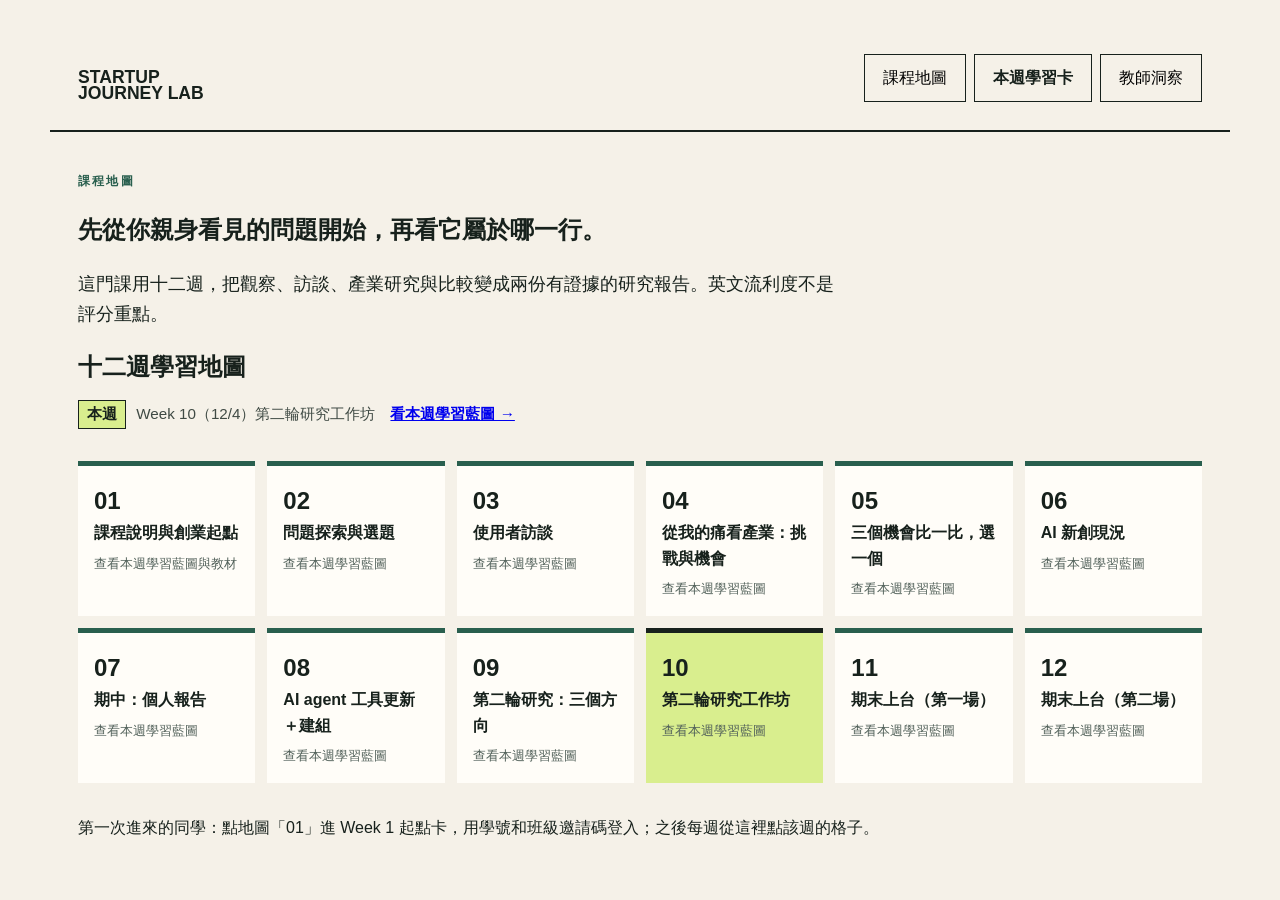
<file: index.html>
<!doctype html><html lang="zh-Hant"><head><meta charset="utf-8"><meta name="viewport" content="width=device-width, initial-scale=1"><title>Startup Journey Lab</title><meta name="description" content="第一週課程、個人起點卡與教師班級洞察"><link rel="stylesheet" href="styles.css?v=20261113-fin"><link rel="stylesheet" href="ai-feedback.css?v=20260930-nextstep"><link rel="stylesheet" href="teacher-ai-feedback.css?v=20260930-nextstep"></head><body>
<header class="topbar"><a class="brand" href="#home">Startup<br>Journey Lab</a><nav><button data-view="home">課程地圖</button><a class="button-link" href="week.html?week=4#card">本週學習卡</a><button data-view="teacher">教師洞察</button></nav></header><main>
<section id="home" class="view active"><p class="eyebrow">課程地圖</p><h1>先從你親身看見的問題開始，再看它屬於哪一行。</h1><p class="lead">這門課用十二週，把觀察、訪談、產業研究與比較變成兩份有證據的研究報告。英文流利度不是評分重點。</p><h2>十二週學習地圖</h2><p class="thisweek"><b>本週</b> Week 4（10/30）從我的痛看產業　<a href="week.html?week=4#card">進入本週學習卡 →</a></p><ol class="week-grid"><li class=""><a href="week.html?week=1"><b>01</b><span>課程說明與創業起點</span><small>查看本週學習藍圖與教材</small></a></li><li class=""><a href="week.html?week=2"><b>02</b><span>問題探索與選題</span><small>查看本週學習藍圖</small></a></li><li class=""><a href="week.html?week=3"><b>03</b><span>使用者訪談</span><small>查看本週學習藍圖</small></a></li><li class="current"><a href="week.html?week=4"><b>04</b><span>從我的痛看產業：挑戰與機會</span><small>查看本週學習藍圖</small></a></li><li class=""><a href="week.html?week=5"><b>05</b><span>三個機會比一比，選一個</span><small>查看本週學習藍圖</small></a></li><li class=""><a href="week.html?week=6"><b>06</b><span>AI 新創現況</span><small>查看本週學習藍圖</small></a></li><li class=""><a href="week.html?week=7"><b>07</b><span>期中：個人報告</span><small>查看本週學習藍圖</small></a></li><li class=""><a href="week.html?week=8"><b>08</b><span>AI agent 工具更新＋建組</span><small>查看本週學習藍圖</small></a></li><li class=""><a href="week.html?week=9"><b>09</b><span>第二輪研究：三個方向</span><small>查看本週學習藍圖</small></a></li><li class=""><a href="week.html?week=10"><b>10</b><span>第二輪研究工作坊</span><small>查看本週學習藍圖</small></a></li><li class=""><a href="week.html?week=11"><b>11</b><span>期末上台（第一場）</span><small>查看本週學習藍圖</small></a></li><li class=""><a href="week.html?week=12"><b>12</b><span>期末上台（第二場）</span><small>查看本週學習藍圖</small></a></li></ol><p class="notice">第一次進來的同學：點地圖「01」進 Week 1 起點卡，用學號和班級邀請碼登入；之後每週從這裡點該週的格子。</p></section>
<section id="student" class="view"><p class="eyebrow">STUDENT WORKSPACE</p><nav class="week-pager" aria-label="上一週與下一週"><span>Week 1 / 12 · 個人起點卡</span><a class="button-link" href="week.html?week=2#card">Week 2：問題探索與選題 →</a></nav><h1>我的 Week 1 個人起點卡</h1><section id="student-gate" class="gate"><h2>先進入你的班級</h2><p>輸入學號與老師提供的班級邀請碼。</p><label>學號<input id="access-student-id" placeholder="例：B12345678"></label><label>班級邀請碼<input id="access-code" type="password" placeholder="由老師提供"></label><button id="student-enter" class="primary">進入起點卡</button><p id="access-message" role="status"></p></section><section id="student-workspace" hidden><div class="statusbar"><span id="student-label"></span><span id="progress-label">完成度 0%</span><button id="student-exit" class="quiet">離開</button></div><div class="progress-track"><i id="progress-bar"></i></div><p id="form-message" role="status" class="message"></p><section id="submitted-state" class="submitted-state" hidden role="status"><p id="submitted-state-text"></p></section><section id="teacher-note" class="teacher-note" hidden aria-labelledby="teacher-note-title"><h2 id="teacher-note-title">老師給你的回饋</h2><p id="teacher-note-body"></p><button type="button" id="teacher-note-ack" class="quiet">我看到了</button></section><section class="video-learning-card"><p class="eyebrow">影片學習卡｜Should You Start A Startup?</p><h2>先帶走這五個重點</h2><ol><li>創業不是職稱，而是持續解決問題的選擇。</li><li>先理解困擾，再想產品。</li><li>動機必須能承受不確定與反覆修改。</li><li>小而具體的觀察，比「大市場點子」更適合作為起點。</li><li>第一週的成功標準是提出好問題，不是提出好解法。</li></ol><p><strong>填卡前想一想：</strong>我看到的原句、現場和事實是什麼？我還需要問使用者什麼？</p></section><form id="week1-form" novalidate><div class="form-grid"><label>姓名 <em>必填</em><input name="student_name" required maxlength="40"></label><label>偏好的分組方式或角色 <em>必填</em><select name="team_preference" required><option value="">請選擇</option><option>訪談／研究</option><option>產品／設計</option><option>商業／提案</option><option>願意嘗試不同角色</option></select></label></div><label>那句原話或我自己的抱怨 <em>必填</em><textarea name="verbatim_complaint" required maxlength="240" placeholder="例：我又要遲到了，午餐排隊根本來不及。"></textarea><small>先照原本聽到的話寫，不用修飾。</small></label><label>當時的現場 <em>必填</em><textarea name="observed_context" required maxlength="300" placeholder="誰說的？何時？在哪裡？當時正在做什麼？"></textarea><small>例：星期三中午，校園餐廳外，同學小芸正在排隊。</small></label><label>我親身觀察到的生活不便 <em>必填</em><textarea name="observed_problem" required maxlength="300" placeholder="例：校園餐廳中午排隊很久，我常常來不及回教室。"></textarea></label><label>下週最想問使用者的一題 <em>必填</em><textarea name="interview_next_question" required maxlength="240" placeholder="例：你為什麼選擇排隊，或乾脆不吃午餐？"></textarea><small>先問經驗與行為，不要急著問對方會不會使用你的解法。</small></label><label>誰受到影響 <em>必填</em><textarea name="affected_user" required maxlength="180"></textarea></label><div class="form-grid"><label>目前知道的事實 <em>必填</em><textarea name="known_fact" required maxlength="240"></textarea><small>事實：可以觀察或查證。</small></label><label>仍待驗證的假設，以及你打算怎麼確認 <em>必填</em><textarea name="unverified_assumption" required maxlength="240" placeholder="例：我猜是付款流程慢，下週我要問三位排過隊的同學和一位店員。"></textarea><small>先寫你的猜測，再加一句：你要問誰、問什麼，或去看什麼。</small></label></div><div class="form-grid"><label>我最期待學到什麼 <em>必填</em><textarea name="expected_learning" required maxlength="180"></textarea></label><label>我最擔心的是什麼 <em>必填</em><textarea name="concern" required maxlength="180"></textarea></label></div><label class="check"><input name="consent_to_share_in_class" type="checkbox"> 我同意老師可在課堂中匿名分享我的回答作為討論案例。</label><section id="ai-feedback" class="ai-feedback" aria-labelledby="ai-feedback-title"><p class="eyebrow">AI 學習建議</p><h2 id="ai-feedback-title">讓 AI 幫你檢查證據</h2><p class="ai-feedback-intro">AI 只會讀到這張卡用來分析的六個欄位，不會拿到你的姓名、學號或班級邀請碼；送出前也會自動移除 Email、電話與網址。<strong>提到別人時請用代稱（例如「室友 A」「店員 B」），不要寫真實姓名或聯絡方式。</strong>這是學習建議，不是成績，正式評分由老師決定。</p><div class="ai-feedback-controls"><button type="button" id="ai-feedback-run">取得 AI 學習建議</button><p id="ai-feedback-status" class="ai-feedback-status" role="status" aria-live="polite"></p></div><div id="ai-feedback-body" class="ai-feedback-body" hidden></div></section><div class="actions"><button type="button" id="save-draft">儲存草稿</button><button type="button" id="export-text">下載文字檔</button><button type="button" id="clear-form" class="danger">清除內容</button><button type="submit" class="primary">正式提交</button></div></form><article class="preview"><p class="eyebrow">MY PROBLEM CARD</p><h2 id="card-problem">你的觀察會出現在這裡</h2><dl><dt>原句與現場</dt><dd id="card-quote">尚未填寫</dd><dt>受到影響的人</dt><dd id="card-user">尚未填寫</dd><dt>事實</dt><dd id="card-fact">尚未填寫</dd><dt>假設</dt><dd id="card-assumption">尚未填寫</dd></dl><p id="updated-at"></p></article><p class="notice">資料會存到課程資料庫，只有教師可查看班級提交內容。下載檔案可供你自行留存。</p></section></section>
<section id="teacher" class="view"><p class="eyebrow">TEACHER DASHBOARD</p><h1>班級洞察</h1><section id="teacher-gate" class="gate"><label>Email<input id="teacher-email" type="email"></label><label>密碼<input id="teacher-password" type="password"></label><button id="teacher-login" class="primary">教師登入</button><p id="teacher-message" role="status"></p></section><section id="teacher-dashboard" hidden><div class="statusbar"><span id="teacher-name">教師</span><button id="teacher-logout" class="quiet">登出</button></div><section id="teacher-week1"><h2>Week 1 起點卡：全班名單與 AI 回饋</h2><div id="metrics" class="metrics"></div><div class="filters"><input id="student-search" placeholder="搜尋姓名或學號"><select id="status-filter"><option value="all">全部狀態</option><option value="submitted">已提交</option><option value="draft">草稿</option><option value="follow">需要你看</option></select><button id="export-csv">匯出 CSV</button></div><div id="submission-list" class="submission-list"></div></section></section></section></main><script src="config.js?v=20260917"></script><script src="app.js?v=20261113-idle"></script><script src="ai-feedback.js?v=20261002-aiwait"></script><script src="teacher-ai-feedback.js?v=20261001-teacherview"></script><script type="module" src="teacher-note.js?v=20260930-classkey"></script>
<script type="module" src="teacher-week2.js?v=20261025-w5"></script><script type="module" src="teacher-week4.js?v=20261105-cq"></script><script type="module" src="teacher-midterm.js?v=20261112-mt2"></script><script type="module" src="teacher-week5.js?v=20261106-fz"></script><script type="module" src="teacher-classq.js?v=20261113-nq"></script><script type="module" src="teacher-team.js?v=20261109-is"></script><script type="module" src="teacher-islands.js?v=20261112-w10"></script><script type="module" src="teacher-compare.js?v=20261114-fin2"></script><script type="module" src="teacher-rehearsal.js?v=20261114-fin2"></script><script type="module" src="teacher-final.js?v=20261114-fin2"></script><script type="module" src="teacher-fold.mjs?v=20261113-fin"></script><script type="module" src="progress.js?v=20261029-mp2"></script></body></html>
</file>
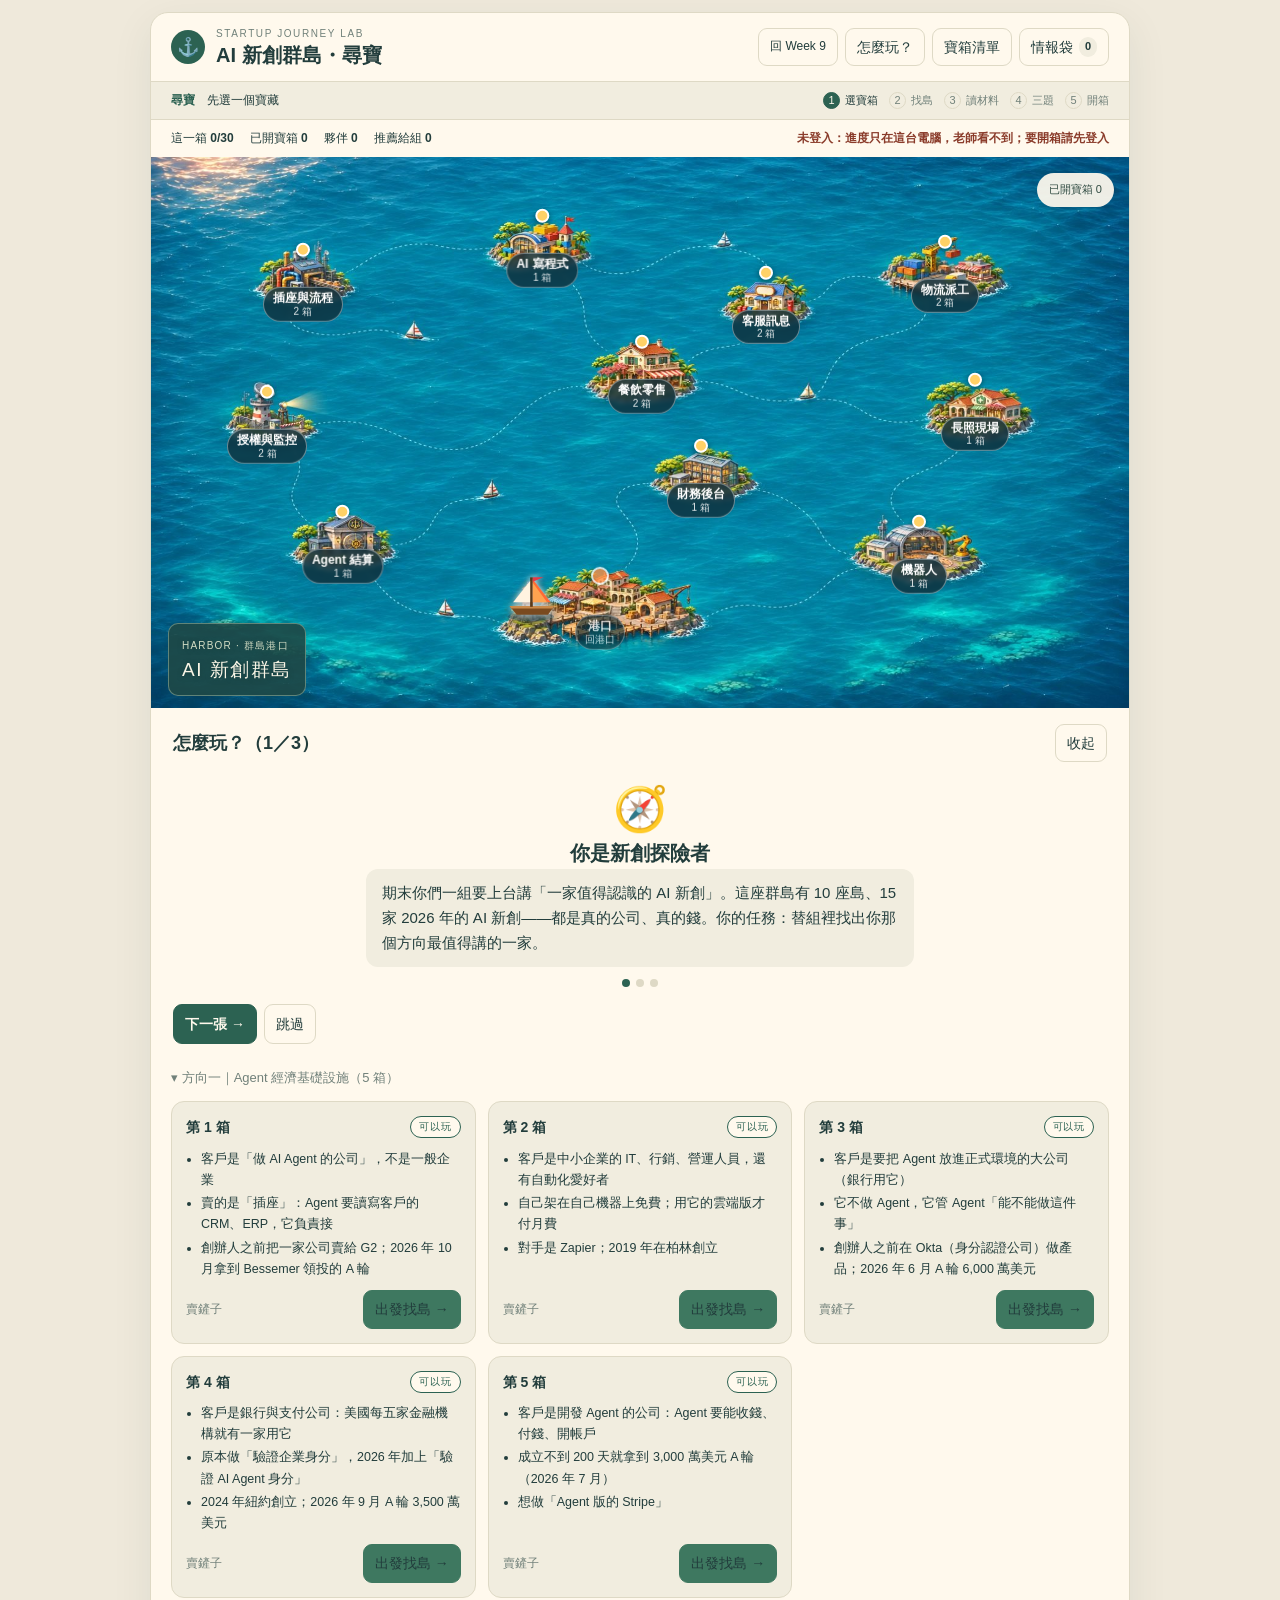
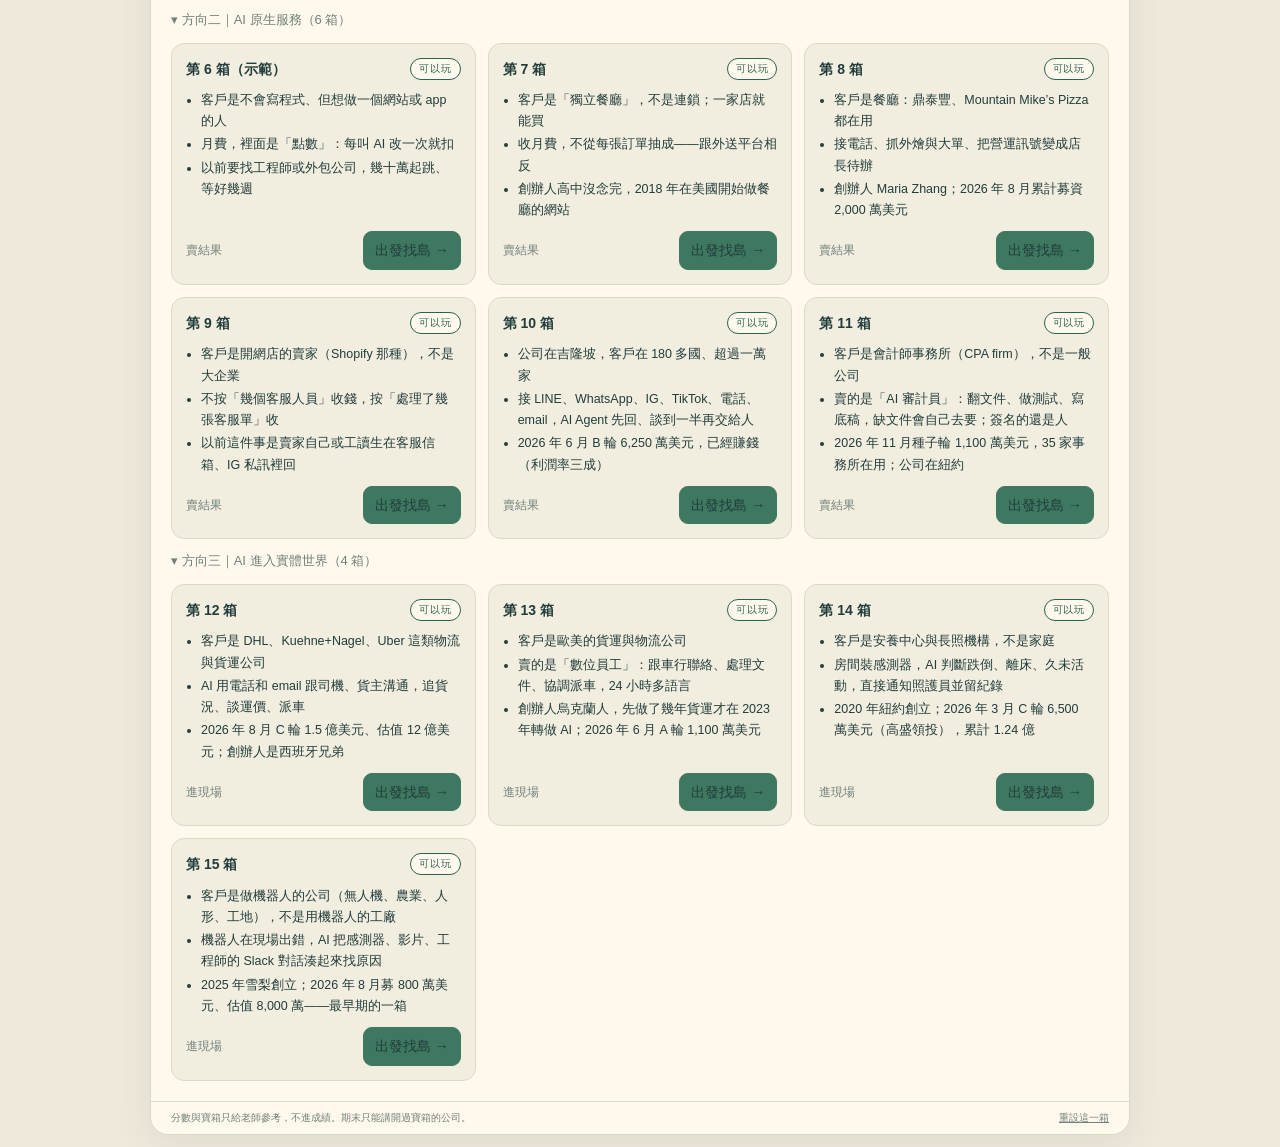
<file: islands.html>
<!doctype html><html lang="zh-Hant"><head><meta charset="utf-8"><meta name="viewport" content="width=device-width, initial-scale=1"><title>AI 新創群島｜尋寶</title><meta name="description" content="Startup Journey Lab · AI 新創群島尋寶：選寶藏、找島、研究一家公司、答對三題開箱">
<link rel="stylesheet" href="islands.css?v=20261114-boat5"></head>
<body>
<div id="harbor" data-speaker="student">
<div class="game">
 <header class="top"><div class="brand"><span class="seal">⚓</span><div><p class="eyebrow">STARTUP JOURNEY LAB</p><h1>AI 新創群島・尋寶</h1></div></div>
  <div class="top-actions"><a class="ui" href="week.html?week=9" id="back-week">回 Week 9</a><button type="button" class="ui" id="btn-intro">怎麼玩？</button><button type="button" class="ui" id="btn-hub">寶箱清單</button><button type="button" class="ui" id="btn-bag">情報袋 <b class="count" id="bag-count">0</b></button></div></header>
 <div class="journey"><span class="location" id="journey-loc"><b>尋寶</b>　先選一個寶藏</span><div class="steps" aria-label="任務進度" id="steps"><span data-step="0"><i>1</i>選寶箱</span><span data-step="1"><i>2</i>找島</span><span data-step="2"><i>3</i>讀材料</span><span data-step="3"><i>4</i>三題</span><span data-step="4"><i>5</i>開箱</span></div></div>
 <div class="score-strip"><span>這一箱 <b id="box-score">0/30</b></span><span>已開寶箱 <b id="opened-count">0</b></span><span>夥伴 <b id="pet-count">0</b></span><span>推薦給組 <b id="rep-count">0</b></span><span id="who"></span></div>

 <!-- 場景＋對話：所有視圖共用 -->
  <div class="stage" id="stage">
  <div class="scene" id="scene" aria-label="海島、三棟學習屋與可走動的角色">
   <img class="scenery" id="scenery" src="materials/islands/scene_island05.jpg" alt="木橋連接海島廣場，島上有店家、AI 探索站與研究屋。">
   <div class="overview" id="overview" hidden><img class="overview-art" src="materials/islands/map_overview.jpg?v=20261114" alt="群島總覽：港口與十座島"><div class="overview-pins" id="overview-pins"></div></div>
   <div class="chapter"><small id="chapter-small">CHAPTER 06</small><strong id="chapter-title">Owner</strong></div>
   <div class="mission-pill" id="mission">三題 0/3</div>
   <button type="button" class="place" data-destination="shop" style="left:39%;top:29%">店家<small>聽故事</small></button>
   <button type="button" class="place" data-destination="station" style="left:65.5%;top:23%">AI 探索站<small>深問・找碴</small></button>
   <button type="button" class="place" data-destination="house" style="left:84%;top:36%">Irene 研究屋<small>整理・三題</small></button>
   <div class="character npc-owner"><img class="npc-art" id="owner-art" src="materials/islands/npc_island05.png" alt="店家"><span class="marker" id="owner-marker">!</span></div>
   <div class="character npc-teacher" id="npc-teacher"><span class="sprite teacher"></span></div>
   <div class="character npc-robot"><span class="sprite robot"></span><span class="marker" id="robot-marker">?</span></div>
   <div class="character player" id="player"><span class="sprite student"></span><span class="marker">你</span></div>
   <button type="button" class="chest" id="chest" aria-label="寶箱"><span class="box"></span><span class="lid"></span><span class="lock"></span><span class="chest-label" id="chest-label">寶箱</span></button>
   <button type="button" id="island-pet" aria-label="查看夥伴" hidden><span class="pet-art"><span class="pet-cape"></span><img src="materials/islands/pet.svg" alt=""><span class="pet-star">✦</span></span><span id="pet-name"></span></button>
   <div class="toast" id="toast" hidden></div>
  </div>
  <section class="dialogue" id="dialogue" aria-label="角色對話與任務">
   <div class="portrait"><span class="sprite student" id="portrait"></span><img id="portrait-img" alt="" hidden></div>
   <div aria-live="polite"><div class="speaker-row"><p class="speaker" id="speaker">你 · 新創探險者</p><span class="role-chip" id="role-chip">探索筆記</span></div><h2 id="d-title"></h2><p class="speech" id="d-speech"></p><div class="choices" id="choices"></div></div>
   <aside class="journal"><b>探索足跡</b><ul><li data-clue="shop">聽店家故事</li><li data-clue="house">Irene 整理</li><li data-clue="station">AI 探索站</li></ul><button type="button" class="ui" id="btn-quiz">答三題</button></aside>
  </section>
  <section class="overlay" id="overlay" hidden></section>
  </div>

 <!-- 視圖 1：寶箱清單 -->
 <section id="view-hub" class="view">
  <div class="dir-tabs" id="dir-tabs"></div>
  <div class="treasures" id="treasures"></div>
 </section>

 <!-- 視圖 1b：逛島 -->
 <section id="view-browse" class="view" hidden>
  <div class="regions" id="browse-map"></div>
  <p class="fine">點一座島看住哪些公司。候選只能圈自己方向的公司，最多 2 家。</p>
 </section>

 <!-- 視圖 2：找島 -->
 <section id="view-find" class="view" hidden>
  <div class="find-head"><div><p class="eyebrow">線索卡</p><ul class="clue-list" id="find-clues"></ul></div><div class="irene-hint"><span class="sprite-mini teacher"></span><div><b>Irene 老師</b><p id="find-hint">這家公司在哪座島？想想它賣什麼、賣給誰。點一座島。</p></div></div></div>
  <div class="regions" id="find-map"></div>
  <p class="fine">猜錯不扣分，Irene 會給提示。</p>
 </section>

 <!-- 視圖 3：島上 -->
 <section id="view-island" class="view" hidden></section>

 <footer class="footer"><span id="foot-note">分數與寶箱只給老師參考，不進成績。期末只能講開過寶箱的公司。</span><button type="button" id="btn-reset">重設這一箱</button></footer>
</div>
</div>
<script src="config.js"></script>
<script type="module" src="islands.js?v=20261114-hint"></script>
</body></html>
</file>
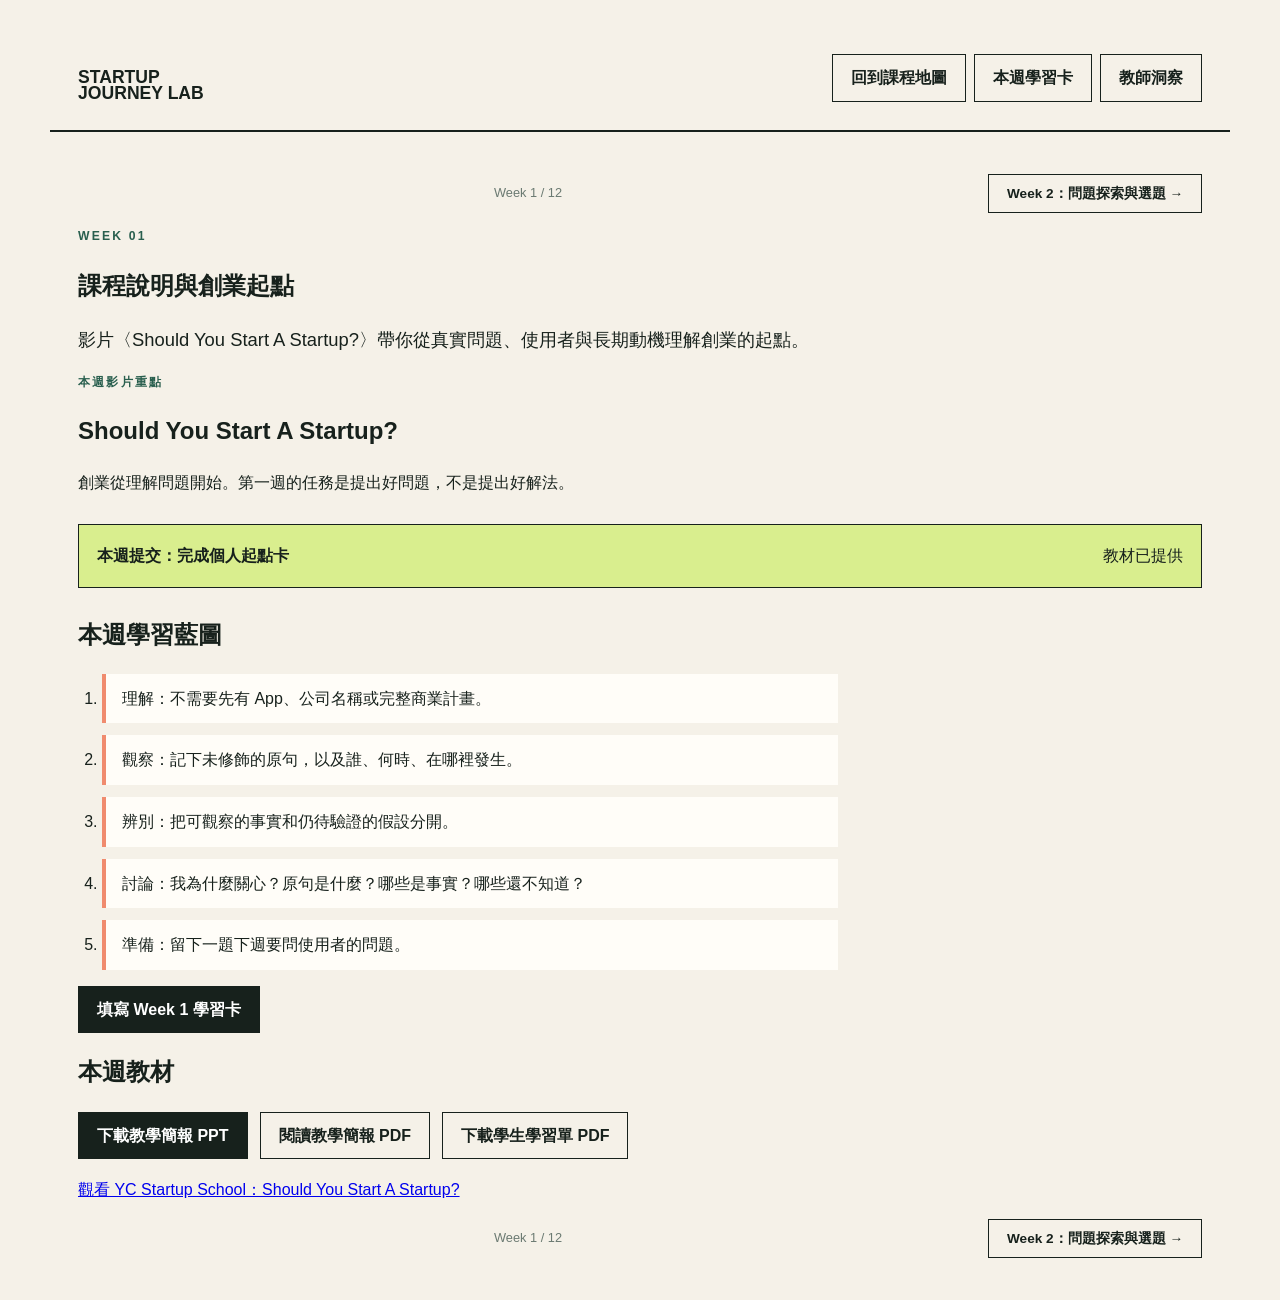
<file: week.html>
<!doctype html><html lang="zh-Hant"><head><meta charset="utf-8"><meta name="viewport" content="width=device-width, initial-scale=1"><title>Startup Journey Lab｜學習藍圖</title><link rel="stylesheet" href="styles.css?v=20261113-fin"></head><body><header class="topbar"><a class="brand" href="index.html">Startup<br>Journey Lab</a><nav><a class="button-link" href="index.html">回到課程地圖</a><a class="button-link" href="week.html?week=4#card">本週學習卡</a><a class="button-link" href="index.html#teacher">教師洞察</a></nav></header><main><nav id="week-two-navigation" class="workspace-navigation" aria-label="Week 2 學習區域" hidden><a href="#learning" data-week-view="learning">學習藍圖與教材</a><a href="#card" data-week-view="card">填寫 Week 2 學習卡</a></nav><nav id="week-three-navigation" class="workspace-navigation" aria-label="Week 3 學習區域" hidden><a href="#learning" data-week-view="learning">學習藍圖與教材</a><a href="#card" data-week-view="card">訪談準備單與紀錄卡</a></nav><nav id="week-four-navigation" class="workspace-navigation" aria-label="Week 4 學習區域" hidden><a href="#learning" data-week-view="learning">學習藍圖與教材</a><a href="#card" data-week-view="card">研究頁：兩題＋選產業＋三張卡</a></nav><nav id="week-five-navigation" class="workspace-navigation" aria-label="Week 5 學習區域" hidden><a href="#learning" data-week-view="learning">學習藍圖與教材</a><a href="#card" data-week-view="card">比較頁：計分表＋反方＋一頁</a></nav><nav id="week-six-navigation" class="workspace-navigation" aria-label="Week 6 學習區域" hidden><a href="#learning" data-week-view="learning">學習藍圖與教材</a><a href="#card" data-week-view="card">Week 6 課堂兩題</a></nav><nav id="week-eight-navigation" class="workspace-navigation" aria-label="Week 8 學習區域" hidden><a href="#learning" data-week-view="learning">學習藍圖與教材</a><a href="#card" data-week-view="card">課堂兩題＋建組</a></nav><nav id="week-nine-navigation" class="workspace-navigation" aria-label="Week 9 學習區域" hidden><a href="#learning" data-week-view="learning">我的組、群島、理由卡</a><a href="#card" data-week-view="card">課堂兩題</a></nav><nav id="week-ten-navigation" class="workspace-navigation" aria-label="Week 10 學習區域" hidden><a href="#learning" data-week-view="learning">比較表、選定、期末框架</a><a href="#card" data-week-view="card">課堂兩題</a></nav><section id="week-blueprint" class="week-page"><p class="eyebrow" id="week-number"></p><h1 id="week-title"></h1><p class="lead" id="week-summary"></p><section class="video-highlight"><p class="eyebrow">本週影片重點</p><h2 id="video-title"></h2><p id="video-takeaway"></p></section><div class="callout"><strong id="week-output"></strong><span id="week-status"></span></div><h2>本週學習藍圖</h2><ol id="week-steps" class="learning-steps"></ol><section id="week-one" hidden><p><a class="primary-link" href="index.html#student">填寫 Week 1 學習卡</a></p><h2>本週教材</h2><div class="material-actions"><a class="primary-link" href="materials/Week1_教學簡報.pptx?v=20260917-coursemap" download>下載教學簡報 PPT</a><a class="button-link" href="materials/Week1_教學簡報.pdf?v=20260917-coursemap" target="_blank">閱讀教學簡報 PDF</a><a class="button-link" href="materials/Week1_學生學習單.pdf" target="_blank">下載學生學習單 PDF</a></div><p><a href="https://www.youtube.com/watch?v=BUE-icVYRFU" target="_blank" rel="noreferrer">觀看 YC Startup School：Should You Start A Startup?</a></p></section></section><section id="week-two-materials" class="week-page" hidden><section class="preclass"><p class="eyebrow">課前預習（約 15 分鐘，可以 1.25 倍速）</p><h2>怎麼找到值得做的題目</h2><p>中文講解 YC《How to Get and Evaluate Startup Ideas》的九個重點，每個重點都對到痛點卡要填哪一格。沒看過原片也聽得懂；看完再看下面的英文原片與中文導讀，會快很多。</p><div class="preclass-video"><iframe src="https://www.youtube-nocookie.com/embed/ZiaHP1EgGi8?rel=0" title="Week 2 課前預習：怎麼找到值得做的題目" loading="lazy" allow="accelerometer; encrypted-media; picture-in-picture" allowfullscreen referrerpolicy="strict-origin-when-cross-origin"></iframe></div><p class="yc-sub">手機看不到影片就點這裡：<a href="https://youtu.be/ZiaHP1EgGi8" target="_blank" rel="noreferrer">在 YouTube 開啟（不公開連結，只給本班）</a>。影片由 AI 依本課中文導讀生成，若與英文原片有出入，以原片與下方導讀為準。</p></section><h2>本週影片：五個選題提醒</h2><p>YC Startup School 2022 系列，Jared Friedman 主講。以下是教學意譯與課堂應用，不是 2026 最新 AI 實務或投資評分標準。</p><ol class="learning-steps"><li>從熟悉領域與真實問題找起：你能接觸誰、看見什麼事件？</li><li>避免先愛上解法：拿掉 App 名稱，阻礙還能說清楚嗎？</li><li>檢查你的理解與接觸優勢：知道什麼，又不知道什麼？</li><li>看既有替代方式：使用者為何仍採用，有什麼代價？</li><li>不等待完美題目：先選能取得證據的方向，允許改變。</li></ol><p><a href="https://www.youtube.com/watch?v=Th8JoIan4dg" target="_blank" rel="noreferrer">觀看 YC：How to Get and Evaluate Startup Ideas</a></p><section class="yc-guide"><h2>影片中文導讀：分段意譯＋本課應用（九個重點）</h2><p class="yc-sub">YouTube 沒有官方中文字幕。手機：影片右上「⋯」→ 字幕 → 自動翻譯 → 中文（繁體）；電腦：齒輪 → 字幕 → 自動翻譯。機器翻譯會有錯，以下面的意譯為準。</p><details class="yc-point"><summary>YC 重點 1：熟悉領域與真實問題　<small>20:22–21:13</small></summary><ul><li><b>YC 影片觀念（意譯）</b>：深入工作與生活經驗，更容易注意到真正未被滿足的需要。</li><li><b>中文解釋</b>：從你能描述、能查證的事件找起。熟悉情境有助於發現問題，仍要驗證。</li><li><b>學生例子（本課延伸）</b>：本課例子：打工交班時，漏記缺貨品項，下一班又重新盤點。</li><li><b>痛點卡應用（本課延伸）</b>：填「已有觀察與來源」及「受到影響的人」。記下最近一次事件，未知之處列為假設。</li></ul></details><details class="yc-point"><summary>YC 重點 2：避免解法先行　<small>1:47–3:16</small></summary><ul><li><b>YC 影片觀念（意譯）</b>：先想用 AI 做什麼，再硬找問題，容易選到使用者其實不在意的困擾。</li><li><b>中文解釋</b>：先確認誰想完成什麼、卡在哪裡。能做出功能，不等於有人需要它。</li><li><b>學生例子（本課延伸）</b>：本課例子：先記錄買餐等候的事件，不要只寫「我要做 AI 訂餐 App」。</li><li><b>痛點卡應用（本課延伸）</b>：填「想完成的事情」與「遇到的阻礙」。拿掉產品名稱，檢查困擾能否說清楚。</li></ul></details><details class="yc-point"><summary>YC 重點 3：團隊與問題的適配　<small>6:39–7:58；9:31–9:52</small></summary><ul><li><b>YC 影片觀念（意譯）</b>：Founder–market fit：團隊的經驗與能力是否適合處理此題？</li><li><b>中文解釋</b>：選擇自己有理解基礎的方向。若不認識需要它的人，就先去接觸使用者。</li><li><b>學生例子（本課延伸）</b>：本課例子：有排班經驗的打工學生，較容易理解換班流程與相關角色。</li><li><b>痛點卡應用（本課延伸）</b>：填「選題理由」與受訪者的角色、接觸方式。三位受訪者是本課要求，並非 YC 規定。</li></ul></details><details class="yc-point"><summary>YC 重點 4：競爭與既有替代方式　<small>9:10–9:30；17:59–19:34</small></summary><ul><li><b>YC 影片觀念（意譯）</b>：有競爭者不一定是壞事。面對既有業者，需要新的理解或切入點。</li><li><b>中文解釋</b>：別只問「別人做過嗎」。也問現有選擇漏掉了哪些需求。</li><li><b>學生例子（本課延伸）</b>：本課例子：分組已用群組與投票約時間，仍要確認卡在回覆、時段或決策。</li><li><b>痛點卡應用（本課延伸）</b>：填「目前處理方法」及「代價或待驗證」。記下為何仍使用它，再找尚未解決的阻礙。</li></ul></details><details class="yc-point"><summary>YC 重點 5：可調整的起點　<small>5:39–6:29</small></summary><ul><li><b>YC 影片觀念（意譯）</b>：不要直接投入第一個念頭，也不要一直等完美點子才開始。</li><li><b>中文解釋</b>：先選值得探索的起點，再隨使用者證據修正方向。</li><li><b>學生例子（本課延伸）</b>：本課例子：比較排隊與約時間的困擾，先選能接觸當事人的一題訪談。</li><li><b>痛點卡應用（本課延伸）</b>：填「會改變選擇的證據」與痛點陳述。兩題比較、Week 5 選 MVP 都是本課安排。</li></ul></details><details class="yc-point"><summary>YC 重點 6：焦油坑題目　<small>3:16–5:39</small></summary><ul><li><b>YC 影片觀念（意譯）</b>：有些題目看起來很好做、很多人做過、但都做不起來——像焦油坑：進去容易、出來難。常見的例子是「約朋友出來玩的 App」。這類題目通常有一個結構性的原因讓它一直失敗。</li><li><b>中文解釋</b>：如果你的題目很多人都想過，先問「為什麼現在還沒有人做成？」答案如果是「大家都懶得用」，那就是焦油坑。</li><li><b>學生例子（本課延伸）</b>：「午餐吃什麼決定不了」這一群要特別小心——它是典型的焦油坑：人人有感，但沒有人願意為它改變習慣。訪談時要問「上次你們最後怎麼決定的？花了幾分鐘？」，如果答案是「隨便啦三分鐘就決定了」，代價不存在。</li><li><b>痛點卡應用（本課延伸）</b>：「代價」格要有數字；「目前處理方法」要寫為什麼現在的方法其實還可以。</li></ul></details><details class="yc-point"><summary>YC 重點 7：看起來不好、其實好的三種題目　<small>14:41–19:43</small></summary><ul><li><b>YC 影片觀念（意譯）</b>：一、很難開始的題目（Stripe 做支付基礎設施，難到嚇跑競爭者）；二、無聊的領域（Gusto 做薪資，沒人想做所以競爭少）；三、已經有競爭者的市場（Dropbox 進入擁擠的雲端儲存，但找到介面與系統整合的缺口）。</li><li><b>中文解釋</b>：題目「酷不酷」跟「值不值得」沒有關係。打工排班、交班盤點、找停車位這種題目看起來無聊，正因為無聊才沒人認真做。</li><li><b>學生例子（本課延伸）</b>：「打工交班漏記、重複盤點」被歸成單獨題目，但它是典型的無聊好題目：每天發生、有明確的代價、現有做法是紙本。</li><li><b>痛點卡應用（本課延伸）</b>：不要因為題目不酷就換掉；填「頻率」與「代價」，讓數字說話。</li></ul></details><details class="yc-point"><summary>YC 重點 8：評估一個題目的問題清單　<small>6:30–14:41</small></summary><ul><li><b>YC 影片觀念（意譯）</b>：影片列了十個問題，核心幾個：團隊適不適合（founder–market fit，PlanGrid 做營造業 iPad 藍圖）；市場大不大或會不會變大（Coinbase 2012 年進入很小但快速成長的比特幣市場）；問題有多痛、對方現在的替代方案是什麼（常常是「什麼都沒有」或 Excel）；有沒有競爭者（有反而是需求存在的訊號）；你自己想不想要它；最近有什麼改變讓它現在可行；能不能規模化（軟體優於人力服務）；這個「題目空間」的成功率高不高（Fivetran 在同一個空間換了好幾次方向才做對）。</li><li><b>中文解釋</b>：本課的「好痛點八個標準」就是這張清單的學生版——把「市場」換成「班上有幾個人遇過」，把「替代方案」換成「現在怎麼辦」。</li><li><b>學生例子（本課延伸）</b>：全班普查的結果就是你的「市場大不大」；「目前怎麼處理」就是你的「替代方案」。</li><li><b>痛點卡應用（本課延伸）</b>：對照 docs/pain-point-criteria.md 的八個標準自評一次。</li></ul></details><details class="yc-point"><summary>YC 重點 9：找題目的七個方法　<small>19:43–31:55</small></summary><ul><li><b>YC 影片觀念（意譯）</b>：好題目通常不是腦力激盪出來的，而是「有機」長出來的——變成某個領域的專家、或工程師做自己有興趣的專案（Replit）。如果要刻意找，七個方法：一、從團隊的專長出發（Resi：有房地產＋金融背景的人做租屋）；二、解自己遇到的問題，尤其是你站在少數人才有的位置（Vetco：家人是獸醫，看到獸醫訂貨的麻煩）；三、解你曾經專業上遇到的問題；四、列出你希望存在的東西，但先問為什麼它還不存在；五、最近世界變了什麼（疫情→Gather Town）；六、成功公司的變體（Nuvo Cargo：拉美版 Flexport）、或直接到那個領域跟人談（AtoB 去卡車休息站跟司機聊，做出加油卡）；七、看起來壞掉的大產業、或找一個已經有題目的共同創辦人。最後：想不清楚就趕快推出，讓市場告訴你。</li><li><b>中文解釋</b>：Week 2 的兩個候選痛點，就是方法二（自己遇到的）和方法六（去那個場景跟人談）的練習。</li><li><b>學生例子（本課延伸）</b>：「代購」那一群是方法二；「打工排班」是方法一（自己在那個位置）；普查之後找人訪談是方法六。</li><li><b>痛點卡應用（本課延伸）</b>：第二個候選痛點可以刻意用不同的方法找：第一個是自己遇到的，第二個去問別人遇到的。</li></ul></details></section><h2>120 分鐘課堂流程</h2><ol class="learning-steps"><li>0–10：取回 Week 1 與前次回饋</li><li>10–25：影片重點</li><li>25–45：好痛點、模糊痛點與解法先行案例</li><li>45–55：三種學生路徑與卡片示範</li><li>55–65：休息</li><li>65–85：建立候選痛點</li><li>85–100：同儕檢核</li><li>100–110：規則與 AI 檢查後修訂</li><li>110–120：提交與準備訪談</li></ol><h2>本週教材</h2><div class="material-actions"><a class="primary-link" href="materials/Week2_教學簡報.pptx?v=20261013" download>下載教學簡報 PPT</a><a class="button-link" href="materials/Week2_教學簡報.pdf?v=20261013" target="_blank" rel="noreferrer">閱讀教學簡報 PDF</a><a class="button-link" href="materials/Week2_學生學習單.pdf" download>下載學生學習單 PDF</a></div><p>完成的是可訪談的暫定痛點；Week 5 才依證據決定小組 MVP。AI 無法使用時仍可保存、修改與提交，教師尚未抽查也可準備訪談。</p></section><section id="week-three-materials" class="week-page" hidden><section class="preclass"><p class="eyebrow">課前預習（上課前看完，約 17 分鐘）</p><h2>第一次訪談真人前要知道的事</h2><p>學長「阿哲」用中文把 YC《How To Talk To Users》的七個重點講一遍，最後有三題小測驗。看完再看下面的英文原片與中文導讀，會快很多。</p><div class="preclass-video"><iframe src="https://www.youtube-nocookie.com/embed/1kf8RoPCq5g?cc_load_policy=1&amp;cc_lang_pref=zh-TW&amp;rel=0" title="Week 3 課前預習：第一次訪談真人前要知道的事" loading="lazy" allow="accelerometer; encrypted-media; picture-in-picture" allowfullscreen referrerpolicy="strict-origin-when-cross-origin"></iframe></div><p class="yc-sub">手機看不到影片就點這裡：<a href="https://youtu.be/1kf8RoPCq5g" target="_blank" rel="noreferrer">在 YouTube 開啟（不公開連結，只給本班）</a>。字幕是繁體中文，播放器右下角「CC」可開關。影片由 AI 講師依本課導讀生成，若與英文原片有出入，以原片與下方導讀為準。</p></section><h2>本週影片：五個訪談提醒</h2><p>YC Startup School 2022 系列，Gustaf Alströmer 主講，約 17 分鐘。以下是教學意譯與課堂應用。</p><ol class="learning-steps"><li>整個創業過程都要持續跟使用者談，不是只有一開始。</li><li>早期靠的是人與人的關係：走出自己的圈子，去找真的遇過那件事的人。</li><li>好的訪談先建立關係、不推銷；你聽八成、對方講八成。</li><li>問過去的具體經驗（上次發生什麼、後來怎麼辦），不問假設、不問功能、不問是非題。</li><li>訪談後整理筆記、把問題分類、形成假設，再快速做 MVP。</li></ol><p><a href="https://www.youtube.com/watch?v=z1iF1c8w5Lg" target="_blank" rel="noreferrer">觀看 YC：How To Talk To Users</a></p><section class="yc-guide"><h2>影片中文導讀：分段意譯＋本課應用（七個重點）</h2><p class="yc-sub">YouTube 沒有官方中文字幕。手機：影片右上「⋯」→ 字幕 → 自動翻譯 → 中文（繁體）；電腦：齒輪 → 字幕 → 自動翻譯。機器翻譯會有錯，以下面的意譯為準。</p><details class="yc-point"><summary>重點 1：最好的創辦人一直在跟使用者學　<small>00:42–03:23</small></summary><ul><li><b>YC 影片觀念（意譯）</b>：好的創辦人從一開始就跟未來的客戶談，而且整個公司生命週期都持續在談。Airbnb 的 Brian Chesky 住過 50 間 Airbnb，親自理解房東為什麼願意出租。</li><li><b>中文解釋</b>：訪談不是一次性的功課。每一次新證據都會改變你對痛點的理解；「我已經問過了」不是停下來的理由。</li><li><b>學生例子（本課）</b>：第一位說排隊久，第二位說其實是教室太遠來不及；題目就要重看。</li><li><b>訪談紀錄卡應用</b>：每次訪談後填「痛點是否成立」；三次都填，最後寫「我的理解改變了什麼」。</li></ul></details><details class="yc-point"><summary>重點 2：該找誰談　<small>03:23–05:58</small></summary><ul><li><b>YC 影片觀念（意譯）</b>：早期沒有廣告可以靠，要靠人與人的關係找到願意談的人；走出自己的人脈圈和同事圈去找真的會用的人。</li><li><b>中文解釋</b>：室友不一定是你的使用者。找真的遇過那件事的人，哪怕要開口問陌生人。</li><li><b>學生例子（本課）</b>：打工交班的痛點，去問別家店的工讀生，不只問自己店裡的。</li><li><b>訪談紀錄卡應用</b>：受訪者寫「代稱＋身分」（例：便利商店夜班工讀生 A），不寫姓名、電話、班級。全班普查就是幫你找「班上誰真的遇過」。</li></ul></details><details class="yc-point"><summary>重點 3：怎麼訪談　<small>05:58–09:42</small></summary><ul><li><b>YC 影片觀念（意譯）</b>：影片用「幫企業減碳」的假想新創舉例：要去找 CEO、CFO、負責排放的人談。做法：視訊或當面、先建立關係、不要一開始就講自己的點子、你聽的時間遠多於講的、用開放式問題追問。</li><li><b>中文解釋</b>：一說「我想做一個 App」，對方就會開始客氣地幫你圓夢，證據就沒了。你聽八成，對方講八成。</li><li><b>學生例子（本課）</b>：只說「我在了解午休吃飯的狀況」，不說「我想做訂餐 App」。</li><li><b>訪談紀錄卡應用</b>：「原話」欄只能寫對方說的話；你的想法寫在「意外發現」或「我的判斷」，兩欄分開。</li></ul></details><details class="yc-point"><summary>重點 4：該問什麼、不該問什麼　<small>09:42–12:00</small></summary><ul><li><b>YC 影片觀念（意譯）</b>：問對方現在怎麼做、遇到什麼困難、為什麼在意；不要問功能題（「你想要 X 功能嗎」）和是非題。Airbnb 早期發現房客想要房東的電話，這個「原話」透露出對平台的不信任——真正的洞察藏在這種細節裡。</li><li><b>中文解釋</b>：「你會不會用？」沒有人會說不會。「上次發生什麼？」才會講出真實的代價。</li><li><b>學生例子（本課）</b>：不問「排隊很煩吧？」，改問「上次排最久那次，後來怎麼辦？」</li><li><b>訪談紀錄卡應用</b>：每次至少追問一句「那後來呢？」；「意外發現」欄寫你原本沒想到的事。</li></ul></details><details class="yc-point"><summary>重點 5：訪談後怎麼整理、怎麼判斷問題值不值得解　<small>約 12:00–14:37</small></summary><ul><li><b>YC 影片觀念（意譯）</b>：整理筆記、把問題分類、形成假設。判斷問題值不值得：有沒有人已經在為類似的解法付錢？現有的替代方案是什麼（很多時候是 Excel 或 Google Sheets）？這群人好不好接觸、好不好賣（水電工 vs. 新創公司）？</li><li><b>中文解釋</b>：三次訪談回來先分類：哪些是同一個痛、哪些其實是不同的人、不同的步驟。對方現在用什麼土法煉鋼的方法處理，就是你的競爭者。</li><li><b>學生例子（本課）</b>：三位都說「找不到人分租」，但卡的步驟是找人、看房、簽約，三件事。</li><li><b>訪談紀錄卡應用</b>：「目前怎麼處理」和「代價」要有東西；最後填「成立／調整／換題」與修正後的痛點陳述。Week 5 才選 MVP。</li></ul></details><details class="yc-point"><summary>重點 6：用原型做訪談　<small>14:37–16:01</small></summary><ul><li><b>YC 影片觀念（意譯）</b>：有了早期設計稿就可以拿去測，用 Envision 這類工具做可點的原型；讓使用者自己操作、不要引導，看他們怎麼做，請他們邊做邊說出想法。</li><li><b>中文解釋</b>：Week 5 以後做 MVP 時用。原則一樣：看對方做什麼，不要教他做什麼。</li><li><b>學生例子（本課）</b>：把準備單給同學看，不解釋，看他第一個問題是什麼。</li><li><b>訪談紀錄卡應用</b>：本週不用；先把它記在「我的判斷」裡：「做出原型後要先給誰試？」</li></ul></details><details class="yc-point"><summary>重點 7：讓早期使用者一直留在身邊　<small>16:01–17:04</small></summary><ul><li><b>YC 影片觀念（意譯）</b>：用專屬管道（Slack、WhatsApp 群組）跟早期使用者保持聯繫，讓他們先看到更新，對他們的回饋快速行動。</li><li><b>中文解釋</b>：訪談過的人是你的第一批使用者。問完不要消失；下次有新東西先給他們看。</li><li><b>學生例子（本課）</b>：三位受訪者加進一個小群組，Week 5 做出東西先給他們看。</li><li><b>訪談紀錄卡應用</b>：「受訪者代稱」要寫到下次還找得到人的程度（身分、在哪遇到），但不寫聯絡方式進系統——聯絡方式自己記。</li></ul></details></section><h2>120 分鐘課堂流程</h2><ol class="learning-steps"><li>0–10：取回 Week 2 痛點卡與老師指路</li><li>10–25：影片重點</li><li>25–45：好問題／壞問題、原話／解讀</li><li>45–55：完成訪談準備單</li><li>55–65：休息</li><li>65–90：兩兩模擬訪談，寫第一筆原話</li><li>90–100：回收——原話還是解讀？</li><li>100–110：重複題目分流：誰 × 步驟</li><li>110–120：課後任務：一週內三次真實訪談</li></ol><h2>本週教材</h2><div class="material-actions"><a class="primary-link" href="materials/Week3_教學簡報.pptx?v=20261013" download>下載教學簡報 PPT</a><a class="button-link" href="materials/Week3_教學簡報.pdf?v=20261013" target="_blank" rel="noreferrer">閱讀教學簡報 PDF</a></div><p>本週成果是原話與事實。受訪者只用代稱，不記姓名、電話或班級；對方不想說的不追問。</p></section><section id="week-four-materials" class="week-page" hidden><section class="preclass"><p class="eyebrow">課前預習（約 18 分鐘，可以 1.25 倍速）</p><h2>這週要教什麼：從我的痛看產業</h2><p>學長用中文把這週的八段先講一遍：為什麼從個人痛開始、為什麼先問真人、同一件事翻到業者那一面就是產業痛、怎麼展開成產業地圖、九條產業線怎麼選、兩個以上來源才算成立、Gemini 跟 NotebookLM 各做什麼、課堂兩題與課後要交的東西。看完做下面三題。</p><div class="preclass-video"><iframe src="https://www.youtube-nocookie.com/embed/efvKoNkXs0E?rel=0" title="Week 4 課前預習：從我的痛看產業" loading="lazy" allow="accelerometer; encrypted-media; picture-in-picture" allowfullscreen referrerpolicy="strict-origin-when-cross-origin"></iframe></div><p class="yc-sub">手機看不到影片就點這裡：<a href="https://youtu.be/efvKoNkXs0E" target="_blank" rel="noreferrer">在 YouTube 開啟（不公開連結，只給本班）</a>。影片由 AI 依本課講義生成，若與講義或簡報有出入，以講義為準。</p><p class="yc-sub preclass-jump"><b>時間不夠？只看這四段（點了會在 YouTube 從那一秒開始）：</b><a href="https://youtu.be/efvKoNkXs0E?t=556" target="_blank" rel="noreferrer">9:16 九條產業線怎麼對到你的痛（選產業）</a>｜<a href="https://youtu.be/efvKoNkXs0E?t=674" target="_blank" rel="noreferrer">11:14 兩個來源才算成立、資料從哪裡來（卡 2 為什麼要查證）</a>｜<a href="https://youtu.be/efvKoNkXs0E?t=816" target="_blank" rel="noreferrer">13:36 Gemini 跟 NotebookLM 各做什麼（卡 1／卡 2）</a>｜<a href="https://youtu.be/efvKoNkXs0E?t=930" target="_blank" rel="noreferrer">15:30 課後要交什麼：研究筆記五段、三個機會（卡 3）</a></p></section><h2>本週教材</h2><div class="material-actions"><a class="primary-link" href="materials/Week4_講義.pdf?v=20261018" target="_blank" rel="noreferrer">閱讀講義 PDF（5 頁）</a><a class="button-link" href="materials/Week4_教學簡報.pdf?v=20261029" target="_blank" rel="noreferrer">閱讀教學簡報 PDF</a><a class="button-link" href="materials/Week4_教學簡報.pptx?v=20261029" download>下載教學簡報 PPT</a><a class="button-link" href="materials/Week4_研究筆記範本.docx?v=20261018" download>下載研究筆記 v1 範本</a></div><h2>120 分鐘課堂流程</h2><ol class="learning-steps"><li>0–10：回顧 Week 3 訪談：成立／部分／不成立</li><li>10–35：為什麼從個人痛開始、怎麼變成產業痛、研究怎麼做（講義五頁）</li><li>35–50：選一條產業線、存檔；課堂兩題</li><li>50–75：卡 1 問 AI：錢流與困難</li><li>75–100：卡 2 NotebookLM 查證（老師帶著做一次）</li><li>100–115：卡 3 要三個機會</li><li>115–120：課後任務：補來源、完成研究筆記 v1</li></ol><p><a class="primary-link" href="#card">打開研究頁：課堂兩題＋選產業＋三張卡 →</a></p></section><section id="week-five-materials" class="week-page" hidden><section class="preclass"><p class="eyebrow">課前預習（約 13 分鐘，可以 1.25 倍速）</p><h2>這週要做什麼：三個機會比一比</h2><p>學長用中文把這週六段先講一遍：為什麼要比而不是選最喜歡的、五個問題各問什麼、0 分和 2 分的差別是形容詞和證據的差別、故意找 AI 扮演的老闆反駁三回合、可以選不是最高分的但要說理由、一頁六段和期中報告怎麼組。看完做下面三題。</p><div class="preclass-video"><iframe src="https://www.youtube-nocookie.com/embed/HApPzgSvv9E?rel=0" title="Week 5 課前預習：這週要做什麼" loading="lazy" allow="accelerometer; encrypted-media; picture-in-picture" allowfullscreen referrerpolicy="strict-origin-when-cross-origin"></iframe></div><p class="yc-sub">手機看不到影片就點這裡：<a href="https://youtu.be/HApPzgSvv9E" target="_blank" rel="noreferrer">在 YouTube 開啟（不公開連結，只給本班）</a>。影片由 AI 依本課講義生成，若與講義或簡報有出入，以講義為準。</p></section><h2>本週教材</h2><div class="material-actions"><a class="primary-link" href="materials/Week5_講義.pdf?v=20261105" target="_blank" rel="noreferrer">閱讀講義 PDF</a><a class="button-link" href="materials/Week5_教學簡報.pdf?v=20261106" target="_blank" rel="noreferrer">閱讀教學簡報 PDF</a><a class="button-link" href="materials/Week5_教學簡報.pptx?v=20261106" download>下載教學簡報 PPT</a><a class="button-link" href="materials/Week5_研究筆記v2範本.docx?v=20261106" download>下載研究筆記 v2 範本（期中用）</a><a class="button-link" href="materials/Week6_教學簡報.pdf?v=20261029b" target="_blank" rel="noreferrer">11/6 後半場：AI 新創地圖簡報 PDF</a><a class="button-link" href="materials/Week6_講義.pdf?v=20261105b" target="_blank" rel="noreferrer">11/6 後半場：Week 6 講義 PDF</a><a class="button-link" href="materials/Week6_教學簡報.pptx?v=20261029b" download>下載 AI 新創地圖簡報 PPT</a></div><h2>120 分鐘課堂流程</h2><ol class="learning-steps"><li>0–20：回顧三個機會：兩位同學唸自己的 A／B／C，全班聽「第一個付錢的人」有沒有名字</li><li>20–45：五問的理論：earlyvangelist、頻率與金額、Why now、兩個立足點、灘頭市場；課堂兩題</li><li>45–75：打分：每格 0／1／2＋一句證據；最高分出來</li><li>75–100：AI 反方三回合（老師先示範一次）</li><li>100–120：寫一頁六段；課後：研究筆記 v2、期中 PDF（11/13 上課前交到 TronClass）</li></ol><p><a class="primary-link" href="#card">打開比較頁：計分表＋反方＋一頁 →</a></p></section><section id="week-six-materials" class="week-page" hidden><section class="preclass"><p class="eyebrow">課前預習（約 10 分鐘，可以 1.25 倍速）</p><h2>這週要看什麼：AI 新創地圖</h2><p>學長用中文把 11/6 後半場的六段先講一遍：AI 拿走了多少創投的錢、錢為什麼先流到最底層、發電廠／引擎／零件／汽車的比喻、4 大區 10 座島、2026 最新的世界模型、你的產業線在島 6 的對照組與台灣在哪一層。這週沒有影片題目；看完想一想：你的產業線最可能落在哪一座島？</p><div class="preclass-video"><iframe data-src="https://www.youtube-nocookie.com/embed/ZGPb1bSGqUE?rel=0" title="Week 6 課前預習：AI 新創地圖" loading="lazy" allow="accelerometer; encrypted-media; picture-in-picture" allowfullscreen referrerpolicy="strict-origin-when-cross-origin"></iframe></div><p class="yc-sub">手機看不到影片就點這裡：<a href="https://youtu.be/ZGPb1bSGqUE" target="_blank" rel="noreferrer">在 YouTube 開啟（不公開連結，只給本班）</a>。影片由 AI 依本課簡報生成，若與簡報有出入，以簡報為準。11/27 群島遊戲會用這張地圖。</p></section><h2>本週教材</h2><p>Week 6 跟 Week 5 在同一天（11/6）上：前半場「三個機會比一比」，後半場「AI 新創地圖」。<b>11/6 兩頁各有兩題</b>：Week 5 頁兩題＝Week 5 出席、Week 6 頁兩題＝Week 6 出席（上課時段 13:00–17:00 內存檔）。</p><div class="material-actions"><a class="primary-link" href="materials/Week6_講義.pdf?v=20261105b" target="_blank" rel="noreferrer">閱讀 Week 6 講義 PDF（3 頁）</a><a class="button-link" href="materials/Week6_教學簡報.pdf?v=20261029b" target="_blank" rel="noreferrer">閱讀 AI 新創地圖簡報 PDF</a><a class="button-link" href="materials/Week6_教學簡報.pptx?v=20261029b" download>下載簡報 PPT</a><a class="button-link" href="#card">答 Week 6 課堂兩題 →</a></div></section><section id="week-seven-materials" class="week-page" hidden><h2>期中報告（11/13）：交兩件事＋建組</h2><div class="callout"><strong>① PDF：研究筆記 v2（11/13 13:00 前交到 TronClass）</strong><span>② 上台 2 分鐘：11/13 13:00–17:00 課堂上，依學號順序 ③ <a href="#team">建組登記</a>：下半學期三人一組，現在就可以登記，11/27 課堂確認、12/19 鎖定</span></div><p>這兩件事的底稿 app 都幫你排好了：到 <b>Week 5 比較頁最下面</b>，按「研究筆記 v2 草稿」和「2 分鐘口頭報告講稿」，再改成自己的話。這一頁現在就可以看，先準備；11/13 上課時段內上台。</p><div class="material-actions"><a class="primary-link" href="week.html?week=5#card">到 Week 5 比較頁：做草稿與講稿 →</a><a class="button-link" href="materials/Week5_研究筆記v2範本.docx?v=20261106" download>下載空白範本 v2（Word）</a><a class="button-link" href="materials/Week5_講義.pdf?v=20261105" target="_blank" rel="noreferrer">Week 5 講義（第 4 頁：一頁六段與期中）</a></div><h2>① PDF 格式：研究筆記 v2 的九段</h2><div class="tw4-wrap"><table><thead><tr><th>段</th><th>寫什麼</th><th>從哪裡來</th></tr></thead><tbody><tr><td>0</td><td>我的痛（一句話：誰、什麼時候、因為什麼、付出什麼代價）</td><td>Week 3／Week 4</td></tr><tr><td>1</td><td>產業一句話：這一行誰賣什麼給誰；我的痛落在哪一段</td><td>Week 4 產業線</td></tr><tr><td>2</td><td>錢流：誰付錢給誰、多久一次、大概多少</td><td>Week 4 卡 1</td></tr><tr><td>3</td><td>三個挑戰，每點附來源；至少 5 個來源、標層級</td><td>Week 4 卡 2</td></tr><tr><td>4</td><td>三個機會：誰的哪個困難 → 第一個付錢的人</td><td>Week 4 卡 3／Week 5</td></tr><tr><td>5</td><td>我還不確定的事（含反方說最該補的證據）</td><td>自己寫</td></tr><tr><td>6</td><td>五問計分表＋選哪一個（非最高分寫理由）</td><td>Week 5 計分表</td></tr><tr><td>7</td><td>為什麼這是好的商業痛點（一頁六段）</td><td>Week 5 一頁</td></tr><tr><td>8</td><td>反方紀錄（三回合＋總結）</td><td>Week 5 反方</td></tr><tr><td>—</td><td>AI 使用紀錄：用了哪個工具、哪一段是 AI 說的、哪一段是你查到的</td><td>自己寫</td></tr></tbody></table></div><h2>② 上台 2 分鐘：四段</h2><div class="tw4-wrap"><table><thead><tr><th>時間</th><th>講什麼</th></tr></thead><tbody><tr><td>0:00–0:30</td><td>我的產業線，和我的痛落在這一行的哪一段</td></tr><tr><td>0:30–1:00</td><td>錢怎麼流、最大的一個挑戰（誰付錢給誰＋一個數字，估計也可以）</td></tr><tr><td>1:00–1:40</td><td>我選的機會、第一個付錢的人、五問哪一題最強</td></tr><tr><td>1:40–2:00</td><td>老闆最狠的一個反對，和我的回應</td></tr></tbody></table></div><p class="yc-sub">中文 2 分鐘大約 450 字。不用投影片；照講稿講、時間到就停。上台順序依學號，請提早到教室。</p><h3>講稿怎麼用（到 Week 5 比較頁最下面按「幫我排 2 分鐘口頭報告講稿」）</h3><ol class="learning-steps"><li>貼到自己的地方：Google 文件、Word、手機備忘錄都可以；或按「下載成 Word」。講稿框不會存進雲端，重新整理就不見。</li><li>補空格：把〔＿＿＿〕換成自己的內容（例如我的痛落在這一行的哪一段、誰付錢給誰）。</li><li>改成自己的話：講稿是 app 從你的資料抓的句子，唸起來會卡，改成口語。</li><li>唸一遍、計時：超過 2 分鐘就刪；每段只留一個數字；錢流的數字不確定就說「估計」。</li><li>11/13 上台：13:00–17:00 依學號順序，可以看手機或紙本講。講稿不用交；要交的是研究筆記 v2 的 PDF（TronClass）。</li></ol><h2>老師看什麼</h2><ol class="learning-steps"><li>每個主張有沒有來源（AI 說的不算；AI 幫你找到的來源才算）。</li><li>錢流與第一個付錢的人：有沒有名字、有沒有數字。</li><li>選這個機會的理由：五問的證據、為什麼是現在。</li><li>反方那一段有沒有老實寫輸在哪、下一步補什麼。</li><li>上台：2 分鐘內講完四段。</li></ol><p class="yc-sub">AI 回饋不是成績；看的是你的證據和判斷。評分比重見課堂公告。</p><div id="team" data-team="7"></div><h2>建組規則（下半學期 Week 9–16 以組為單位）</h2><ol class="learning-steps"><li>三人一組（最少 2 人）：組長按「建一組」拿四碼組碼，組員輸入組碼加入。</li><li>下半學期做什麼：每人在自己認的方向裡研究 AI 新創公司（群島尋寶），期末全組選一家上台講「為什麼它是好新創」。組的產業線選填，不綁。</li><li>三個方向各認一人：方向一 Agent 經濟基礎設施／方向二 AI 原生服務／方向三 AI 進入實體世界；兩人組一人認兩個。</li><li>還沒找到組的人按「想請老師分組」，課堂上老師幫你分。</li><li>11/27 課堂確認分組；學生端開放到 12/19 00:00（期末後）才鎖定，老師隨時可以調整。11/27 起每人依認領的方向開群島寶箱、寫公司卡。</li></ol></section><section id="week-nine-materials" class="week-page" hidden><h2>11/27 上課一開始：先確認我的組</h2><p>今天開始以組為單位。登入後下面會出現你的組和你認的方向；還沒有組的人在這裡建組或輸入組碼加入，找不到人就按「想請老師分組」，老師現場幫你分。每組三個方向都要有人認，才拿得到期末框架。</p><div id="team9" data-team="9"></div><div id="company-card" data-company-card></div><h2>本週教材</h2><div class="material-actions"><a class="primary-link" href="materials/Week9_講義.pdf?v=20261114b" target="_blank" rel="noopener">Week 9 講義 PDF（5 頁：三把尺、一箱怎麼開、推薦給組）</a><a class="button-link" href="materials/Week9_教學簡報.pdf?v=20261114" target="_blank" rel="noopener">教學簡報 PDF</a><a class="button-link" href="materials/Week9_教學簡報.pptx?v=20261114" download>教學簡報 PPT</a><a class="button-link" href="docs/handouts/ISLANDS_INTRO.pdf?v=20261112" target="_blank" rel="noopener">群島怎麼玩（投影 4 頁）</a></div><section class="preclass" data-preclass="9"><p class="eyebrow">課前預習（約 12 分鐘，可以 1.25 倍速）</p><h2>這週要看什麼：AI 新創群島</h2><p>學長用中文把 11/27 的六段先講一遍：下半學期三人一組看一家真的 AI 新創；三把尺（誰付錢／怎麼收費／取代誰）；Thiel 七個問題看它三年後還在不在；「為什麼是現在」＝騎到一個轉折；群島一箱怎麼開；推薦給我的組與理由卡那一句話。看完做三題，不算成績。</p><div class="preclass-video"><iframe data-src="https://www.youtube-nocookie.com/embed/lDLypO2jOw8?rel=0" title="Week 9 課前預習：AI 新創群島" loading="lazy" allow="accelerometer; encrypted-media; picture-in-picture" allowfullscreen referrerpolicy="strict-origin-when-cross-origin"></iframe></div><p class="yc-sub">手機看不到影片就點這裡：<a href="https://youtu.be/lDLypO2jOw8" target="_blank" rel="noreferrer">在 YouTube 開啟（不公開連結，只給本班）</a>。影片由 AI 依本週講義生成，若與講義有出入，以講義為準。</p></section><h2>本週理論：它會不會贏——Thiel 七個問題＋為什麼是現在</h2><p>Week 4／5 用 Aulet 教你找第一個付錢的人；這週用 Peter Thiel《從 0 到 1》的七個問題和 Mike Maples 的「轉折點」教你判斷一家 AI 新創會不會贏。講義第 2 頁有完整對照表（七問 → 七格卡哪一格 → Owner 怎麼答）。</p><section class="yc-guide"><h2>理論導讀：五個重點＋開箱怎麼用</h2><details class="yc-point"><summary>重點 1：三把尺看今天，七問看三年後</summary><ul><li><b>理論怎麼說</b>：Peter Thiel《從 0 到 1》：投資人問一家公司七個問題——技術好 10 倍嗎、為什麼是現在、能不能先在小市場獨佔、團隊對不對、賣得出去嗎、10 年後還在嗎、它看到了什麼別人不信的事。</li><li><b>白話</b>：三把尺（誰付錢／怎麼收費／取代誰）是在問「今天有沒有錢流」；七問是在問「錢流三年後還在不在」。開箱先量三把尺，推薦前再過一遍七問。</li><li><b>群島例子</b>：Owner（島 5）：取代外送平台 15–30% 抽成→好 10 倍；先做一到幾家店的獨立餐廳→小市場獨佔；客人資料都在它這→持久。</li><li><b>理由卡應用</b>：七格卡每一格都對到七問的一題（講義第 2 頁表）；理由卡最後那句話從七問裡挑一題寫。</li></ul></details><details class="yc-point"><summary>重點 2：好 10 倍，不是好 10%</summary><ul><li><b>理論怎麼說</b>：Thiel：技術要比現在的做法好 10 倍客戶才會換；好 10% 大家懶得動。</li><li><b>白話</b>：看一家 AI 新創，先問它取代的是什麼、省下多少。省 10% 的介面美化不算；把一個人年薪 5 萬美元的工作變成月費 500 美元才算。</li><li><b>群島例子</b>：物流派工島：AI 調度員月費幾百美元，取代的是年薪 5 萬美元的調度員——這是 10 倍級。</li><li><b>開箱應用</b>：七格卡「取代誰」要有數字；沒數字就查，查不到標〔待查〕。</li></ul></details><details class="yc-point"><summary>重點 3：為什麼是現在＝騎到一個轉折</summary><ul><li><b>理論怎麼說</b>：Mike Maples《Pattern Breakers》：能長大的新創不是「更好的產品」，是騎在一個剛發生、而且回不去的轉折上——技術變便宜、法規改了、人的行為變了。</li><li><b>白話</b>：2026 的三個轉折：模型成本兩年降百倍；Agent 能執行不只回答；企業接受按結果付費。檢驗題：「這家公司 2022 年成立做得出來嗎？」做不出來＝有騎到轉折。</li><li><b>群島例子</b>：客服訊息島：三年前要養客服團隊才接得住夜間訊息；現在一個 Agent 接上千家店——這就是轉折。</li><li><b>開箱應用</b>：七格卡「為什麼是現在」那一格，答案要講得出是哪一個轉折；「AI 很強」不算。</li></ul></details><details class="yc-point"><summary>重點 4：先在很小的市場拿到大份額</summary><ul><li><b>理論怎麼說</b>：Thiel：壟斷不是壞字，是先在一個小到能吃下來的市場做到最大，再擴；「全台灣餐飲業」不是小市場。</li><li><b>白話</b>：「誰付錢」寫得越窄越好：職位、店型、規模都要有。寫「中小企業」等於沒寫。</li><li><b>群島例子</b>：財務後台島：先做「用 QuickBooks 的 10–50 人公司」，不做所有企業。</li><li><b>開箱應用</b>：七格卡第 1 格「誰付錢」2 分的標準就是這個：說得出職位或公司型態。</li></ul></details><details class="yc-point"><summary>重點 5：10 年後還在嗎：秘密與持久</summary><ul><li><b>理論怎麼說</b>：Thiel 最後兩問：大廠跟進時你靠什麼留住客戶（持久）；你看到了什麼別人沒看到或不相信的事（秘密）。</li><li><b>白話</b>：風險格寫的就是持久問題；秘密就是理由卡那一句「為什麼是好新創」——它必須是別人不信的事，不然大家早做了。</li><li><b>群島例子</b>：Owner 的秘密：「小餐廳願意為不被抽成付月費」——平台不相信小店付得起軟體。</li><li><b>理由卡應用</b>：理由卡句型：「它贏在〔七問之一〕：〔證據〕」。12/4 比三家會再用七力把「持久」拆開講。</li></ul></details><p class="yc-sub">延伸（選看，英文）：YC Startup School〈How to Evaluate Startup Ideas〉Kevin Hale，<a href="https://www.youtube.com/watch?v=DOtCl5PU8F0" target="_blank" rel="noreferrer">YouTube</a>；中文意譯在 docs/WEEK9_YC_GUIDE.md。</p></section><h2>今天的流程（13:00–16:00）</h2><ol class="learning-steps"><li>13:00 確認分組、認方向（10 分鐘）。</li><li>老師講「怎麼看一家 AI 新創」：誰付錢／怎麼收費／取代誰，示範開一箱（25 分鐘）。</li><li>群島尋寶：選你的方向 → 逛島、在自己方向圈 2 家候選 → 開 2 箱（讀線索找島、聽店家故事、答三題，第三題貼來源網址；不公開價格的公司有估價加分題）。</li><li>開完 2 箱：情報袋「推薦給我的組」→ 回這一頁寫「我推薦這家的理由卡」。課後補 2 個來源。</li><li>課堂兩題在 16:00 前存檔＝出席。</li></ol><div class="callout"><strong>規則：</strong>開箱＝學習，任何箱都可以開；候選和推薦限自己的方向（組的分工）。分數只給老師看，不進成績；期末只能講開過寶箱的公司。</div><h2>接下來</h2><ul><li>12/4 Week 10：組內比較三家（五問）→ 選定 1 家 → 生出 PPT 6 頁初稿與講稿。</li><li>12/11 Week 11：期末上台第一場（組碼前一半），每組 10 分鐘＋老師講評 2 分鐘。</li><li>12/18 Week 12：期末上台第二場（組碼後一半）。PDF 五段 12/25 23:59 全班一起交 TronClass。</li></ul></section><section id="week-eleven-materials" class="week-page" hidden><h2>12/11 期末上台（第一場）：組碼前一半，每組 10 分鐘＋老師講評 2 分鐘</h2><p>期末分兩週上台：<b>12/11 組碼前一半、12/18 組碼後一半</b>（12/4 選定後組碼就定了，當天公布哪一組哪一週）。依組碼順序，照正式分工講（研究選定那家的人講 1–3 頁，另外兩人講 4–6 頁；兩人組 A 講 1–3、B 講 4–6）；每頁約 90 秒，10 分鐘到就停。老師講評六頁各一句會出現在下面「本組講評」，照著修 PDF 五段。</p><div id="rehearsal" data-rehearsal></div><h2>老師講評看三件事</h2><ol class="learning-steps"><li>第 1 頁 10 秒內聽得出「誰付錢給誰、買什麼」。</li><li>第 4 頁有沒有真的比三家（同一把尺、落選的兩家各一句輸在哪），不是各講各的。</li><li>第 5 頁反方那一刀有沒有老實講：用證據回，或說沒證據、下一步查什麼。</li></ol><h2>還沒上台的組（12/18 那一半）</h2><ul><li>今天坐台下聽：記下老師對每一組講評的三件事，回去對自己的六頁。</li><li>每頁約 90 秒、每頁至少一個數字、每個數字有來源標籤（〔實證〕〔據報〕〔推估〕）。</li><li>PPT 與講稿：Week 10 頁「期末框架」可以再複製一次重排、「下載六頁 PPT 初稿」改成自己的。</li></ul><h2>PDF 五段：12/25（五）23:59 全班一起交 TronClass</h2><p>三張理由卡 → 比較表 → 選定那家為什麼是好新創。兩週上台的組都是 12/25 交，上台後照講評修完再交；12/25 之後沒課，不會有人提醒，自己記。</p></section><section id="week-twelve-materials" class="week-page" hidden><h2>12/18 期末上台（第二場）：組碼後一半，每組 10 分鐘＋老師講評 2 分鐘</h2><p>依組碼順序；每組 10 分鐘（每頁約 90 秒），時間到就停；每人至少講 2 頁。12/11 上台過的組今天坐台下，講評一樣會出現在 Week 11 頁「本組講評」。</p><div id="rehearsal-12" data-rehearsal></div><h2>怎麼算分（總分 100）</h2><div class="callout"><strong>組分 50（全組一樣）：</strong>① 一句話＋錢流（第 1–2 頁）② 為什麼是現在（第 3 頁）③ 為什麼不是另外兩家（第 4 頁）④ 風險與反方（第 5 頁）⑤ 台灣同層＋整體（第 6 頁、10 分鐘內、數字有來源），各 0／5／10。</div><div class="callout"><strong>個人分 50：</strong>上台自己那幾頁 0–30（老師打）＋個人完成度 20：開 ≥2 箱、推薦 1 家給組、理由卡完成（3 來源＋一句話）、Week 9＋10 課堂兩題，各 5（電腦算，Week 9 頁與群島都看得到自己做到哪）。</div><h2>老師看什麼</h2><ul><li>每個數字有標籤與來源；募資不等於賺錢，要分開講。</li><li>第 4 頁有沒有用同一把尺比三家；第 5 頁有沒有老實。</li><li>每人至少講 2 頁；不看投影片美不美、不看公司紅不紅。</li></ul><h2>期末 6 頁（每頁約 90 秒）</h2><ol class="learning-steps"><li>這家公司一句話（誰付錢、買什麼、怎麼收）</li><li>錢流與收費、以前誰在做</li><li>為什麼是現在</li><li>為什麼不是另外兩家（比較表）</li><li>風險與反方最狠的一刀</li><li>台灣同層／我們學到什麼</li></ol><h2>PDF 五段：12/25（五）23:59 全班一起交 TronClass</h2><p>三張理由卡 → 比較表 → 選定那家為什麼是好新創；照老師講評修完再交。遲交照收、會記時間。</p></section><section id="week-ten-materials" class="week-page" hidden><h2>12/4：三家比一比，選一家上台</h2><p>上週三個人各推薦了一家，今天把三家放在同一張表上用五問量（0／1／2＋一句證據），選定一家上台；另外兩家變成期末第 4 頁「為什麼不是它們」。選定之後按「生出期末框架」，六頁標題、每頁內容、每人講稿草稿都會排好，你們改成自己的話、補數字。</p><div id="compare" data-compare></div><h2>今天的流程（13:00–16:00）</h2><ol class="learning-steps"><li>0–20 分：老師講五問公司版（Week 5 的五問換主詞）、三種反方怎麼砍怎麼回。</li><li>20–50 分：組內比較表——研究那家的人打那家的分，其他人質疑；每格一句證據從理由卡拉過來。</li><li>50–80 分：選定一家（選非最高分要寫理由）；反方三格：大廠／客戶／技術各一刀，選最狠的一刀。</li><li>80–170 分：工作坊——按「生出期末框架」，六頁改成自己的話、補數字、分頁；下課前每組 1 分鐘說選了誰。</li><li>課堂兩題在 16:00 前存檔＝出席。</li></ol><div class="callout"><strong>期末 6 頁、每人至少 2 頁：</strong>① 這家公司一句話 ② 錢流與收費、以前誰在做 ③ 為什麼是現在 ④ 為什麼不是另外兩家 ⑤ 風險與反方最狠的一刀 ⑥ 台灣同層／我們學到什麼。期末上台每組 10 分鐘，分兩場：12/11 組碼前一半、12/18 後一半（今天選定後公布）；PDF 五段 12/25 23:59 全班一起交 TronClass。</div><h2>本週教材</h2><div class="material-actions"><a class="primary-link" href="materials/Week10_講義.pdf?v=20261114b" target="_blank" rel="noopener">Week 10 講義 PDF（5 頁：五問公司版、七力、比較表、反方、期末六頁）</a><a class="button-link" href="materials/Week10_教學簡報.pdf?v=20261114" target="_blank" rel="noopener">教學簡報 PDF</a><a class="button-link" href="materials/Week10_教學簡報.pptx?v=20261114" download>教學簡報 PPT</a></div><section class="preclass" data-preclass="10"><p class="eyebrow">課前預習（約 10 分鐘，可以 1.25 倍速）</p><h2>這週要看什麼：三家比一比，選一家上台</h2><p>學長用中文把 12/4 的六段先講一遍：為什麼比三家不直接講最喜歡的；五問公司版每格 0／1／2＋證據；Helmer 七力——三家都有人付錢時比誰留得住；2026 共識「護城河不在模型」；反方三刀選最狠的一刀；期末六頁怎麼分。看完做三題，不算成績。</p><div class="preclass-video"><iframe data-src="https://www.youtube-nocookie.com/embed/obsDR7FUcng?rel=0" title="Week 10 課前預習：三家比一比" loading="lazy" allow="accelerometer; encrypted-media; picture-in-picture" allowfullscreen referrerpolicy="strict-origin-when-cross-origin"></iframe></div><p class="yc-sub">手機看不到影片就點這裡：<a href="https://youtu.be/obsDR7FUcng" target="_blank" rel="noreferrer">在 YouTube 開啟（不公開連結，只給本班）</a>。影片由 AI 依本週講義生成，若與講義有出入，以講義為準。</p></section><h2>本週理論：三家比的是哪一力——Helmer 七力＋護城河不在模型</h2><p>三家都有人付錢的時候，分高下靠「誰留得住」。Hamilton Helmer《7 Powers》把它拆成七種力；2026 年投資人的共識是「護城河不在模型」。講義第 2 頁有七力對照表（白話 → AI 新創常見的樣子 → 在比較表哪裡用）。</p><section class="yc-guide"><h2>理論導讀：五個重點＋比較表怎麼用</h2><details class="yc-point"><summary>重點 1：三家都有人付錢，比的是誰留得住</summary><ul><li><b>理論怎麼說</b>：Hamilton Helmer《7 Powers》：一家公司能長期賺錢靠七種「力」，每一力都要同時滿足「對手跟進要付代價」＋「你因此多賺」，只有一邊的不算。</li><li><b>白話</b>：五問看今天；七力看三年後誰還在。比較表三家每家勾最多兩個力，每個力一句證據。</li><li><b>群島例子</b>：講義第 2 頁的七力表，每一力都對到五問的一問或反方的一刀。</li><li><b>期末六頁應用</b>：第 4 頁「為什麼不是另外兩家」就用力來講：「A 有轉換成本＋反向定位；B 只有流程力；C 一個都沒有」。</li></ul></details><details class="yc-point"><summary>重點 2：反向定位：大廠明知道也不跟</summary><ul><li><b>理論怎麼說</b>：Helmer：如果你的做法會砍掉大廠現在賺錢的生意，它就算看到了也不敢跟——跟了等於自己砍自己。</li><li><b>白話</b>：AI 新創最常見的力：按結果收費（一通電話、一張發票）打舊軟體按席位收費；免抽成打平台抽成。</li><li><b>群島例子</b>：Owner 對外送平台：平台不可能自己推「免抽成」。</li><li><b>反方應用</b>：反方「大廠會不會做」：如果答案是「做了會砍自己的收入」，這一刀就擋得住。</li></ul></details><details class="yc-point"><summary>重點 3：轉換成本：換掉你要重來</summary><ul><li><b>理論怎麼說</b>：Helmer：客戶換掉你要重做資料、重訓員工、重接系統，所以不換。</li><li><b>白話</b>：看它有沒有接進客戶每天打開的系統（POS、ERP、Shopify、車隊管理），客戶的歷史資料是不是都在它那。</li><li><b>群島例子</b>：客服訊息島：接進 Shopify 後台、所有對話紀錄都在它那，換一家要重來。</li><li><b>比較表應用</b>：第三問「以前誰在做」反過來問：你取代別人容易，別人取代你難嗎？</li></ul></details><details class="yc-point"><summary>重點 4：流程力：模型只是其中一步</summary><ul><li><b>理論怎麼說</b>：Helmer：你的做事方法磨了很久，對手看得到學不來。</li><li><b>白話</b>：AI 新創的流程力＝把一個產業的工作流拆得比誰都細（派車、法遵、理賠），模型被換掉也不怕。</li><li><b>群島例子</b>：物流派工島：派一趟車要問司機 12 件事、對照 3 個系統——這套流程才是它的東西，不是語音模型。</li><li><b>反方應用</b>：反方「技術會不會被取代」：價值在流程不在模型的公司，這一刀砍不到。</li></ul></details><details class="yc-point"><summary>重點 5：2026 共識：護城河不在模型</summary><ul><li><b>理論怎麼說</b>：a16z、Sequoia 2026 年講最多的一句：模型是租來的，誰都租得到；把「用了 AI」扣掉，看剩下資料、通路、定價。</li><li><b>白話</b>：三個都沒有的叫「AI 包裝」：把別人的模型包一層介面在賣，大廠加個功能就沒了。</li><li><b>群島例子</b>：比較三家時先各問一次：拿掉 AI 它剩什麼？</li><li><b>比較表應用</b>：AI 包裝的公司：第四問、反方「技術」那一刀都是 0 分。選定時要避開。</li></ul></details><p class="yc-sub">延伸（選看，英文）：YC〈How to Pitch Your Startup〉Kevin Hale，<a href="https://www.youtube.com/watch?v=17XZGUX_9iM" target="_blank" rel="noreferrer">YouTube</a>；中文意譯在 docs/WEEK10_YC_GUIDE.md。</p></section></section><section id="week-eight-materials" class="week-page" hidden><section class="preclass" data-preclass="8"><p class="eyebrow">課前預習（約 17 分鐘，可以 1.25 倍速）</p><h2>這週要聽什麼：AI Agent 與三大商業趨勢</h2><p>用中文把 11/20 講座的主軸先講一遍：Chatbot 和 Agent 差在哪（語音食譜機／全自動料理機）；方向一「淘金熱裡賣鏟子」；方向二「搶人力預算，不是軟體預算」；方向三「感測 → 判斷 → 調度」（半夜車子拋錨的例子）；火鍋店、搬家、電商三家傳統企業怎麼改造。課堂題會從這些內容出，答題時可以回來重聽；缺課的同學用這支補。</p><div class="preclass-video"><iframe data-src="https://www.youtube-nocookie.com/embed/hWxrR4cXttw?rel=0" title="Week 8 課前預習：AI Agent 與三大商業趨勢" loading="lazy" allow="accelerometer; encrypted-media; picture-in-picture" allowfullscreen referrerpolicy="strict-origin-when-cross-origin"></iframe></div><p class="yc-sub">手機看不到影片就點這裡：<a href="https://youtu.be/hWxrR4cXttw" target="_blank" rel="noreferrer">在 YouTube 開啟（不公開連結，只給本班）</a>。影片由 AI 依本週簡報生成，若與講義有出入，以講義為準。</p></section><h2>11/20 專題講座：AI Agent 最新功能與三大商業趨勢</h2><p>講師主講約 2.5 小時（不講程式碼，只講成本、流程、分工）：Chatbot 和 Agent 差在哪、方向一 Agent 經濟基礎設施、方向二 AI 原生服務、方向三 AI 進入實體世界、三家傳統企業怎麼改造。下課前 25 分鐘：各組對照講座內容，確認自己組的產業線與方向。</p><div class="callout"><strong>課堂兩題在「課堂兩題」頁</strong><span>兩題在 11/20 13:00–17:00 內存檔＝出席。建組在 <a href="week.html?week=7#team">Week 7 期中報告頁</a>（整學期可改，11/27 課堂確認分組）</span></div><h2>本週教材</h2><div class="material-actions"><a class="primary-link" href="materials/Week8_講義.pdf?v=20261119b" target="_blank" rel="noreferrer">閱讀講義 PDF（4 頁）</a><a class="button-link" href="materials/Week8_教學簡報.pdf?v=20261119c" target="_blank" rel="noreferrer">閱讀教學簡報 PDF（38 頁）</a><a class="button-link" href="materials/Week8_教學簡報.pptx?v=20261119c" download>下載教學簡報 PPT</a><a class="button-link" href="#card">答 Week 8 課堂兩題 →</a></div></section><section id="week-three" hidden><h1>我的 Week 3 訪談準備單與紀錄卡</h1></section><section id="week-four" hidden></section><section id="week-five" hidden></section><section id="week-six" data-classq="6" hidden></section><section id="week-eight" data-classq="8" hidden></section><section id="week-nine" data-classq="9" hidden></section><section id="week-ten" data-classq="10" hidden></section><section id="week-two" hidden><h1>我的 Week 2 痛點探索卡</h1></section></main><script src="week.js?v=20261114-fin2"></script><script src="config.js"></script><script type="module" src="week2.js?v=20261106-ms"></script><script type="module" src="week3.js?v=20261106-ms"></script><script type="module" src="week4.js?v=20261106-ms"></script><script type="module" src="week5.js?v=20261106-ms"></script><script type="module" src="classq.js?v=20261113-nq"></script><script type="module" src="team.js?v=20261112-intro"></script><script type="module" src="company-card.js?v=20261112-w10"></script><script type="module" src="compare.js?v=20261114-fin2"></script><script type="module">import {mountPreclass} from './preclass-ui.mjs?v=20261114-w9';for(const [w,id] of [[9,'week-nine-materials'],[10,'week-ten-materials']])mountPreclass(document.querySelector('[data-preclass="'+w+'"]'),w,{});</script><script type="module" src="rehearsal.js?v=20261114-fin2"></script><script type="module" src="progress.js?v=20261029-mp2"></script></body></html>
</file>
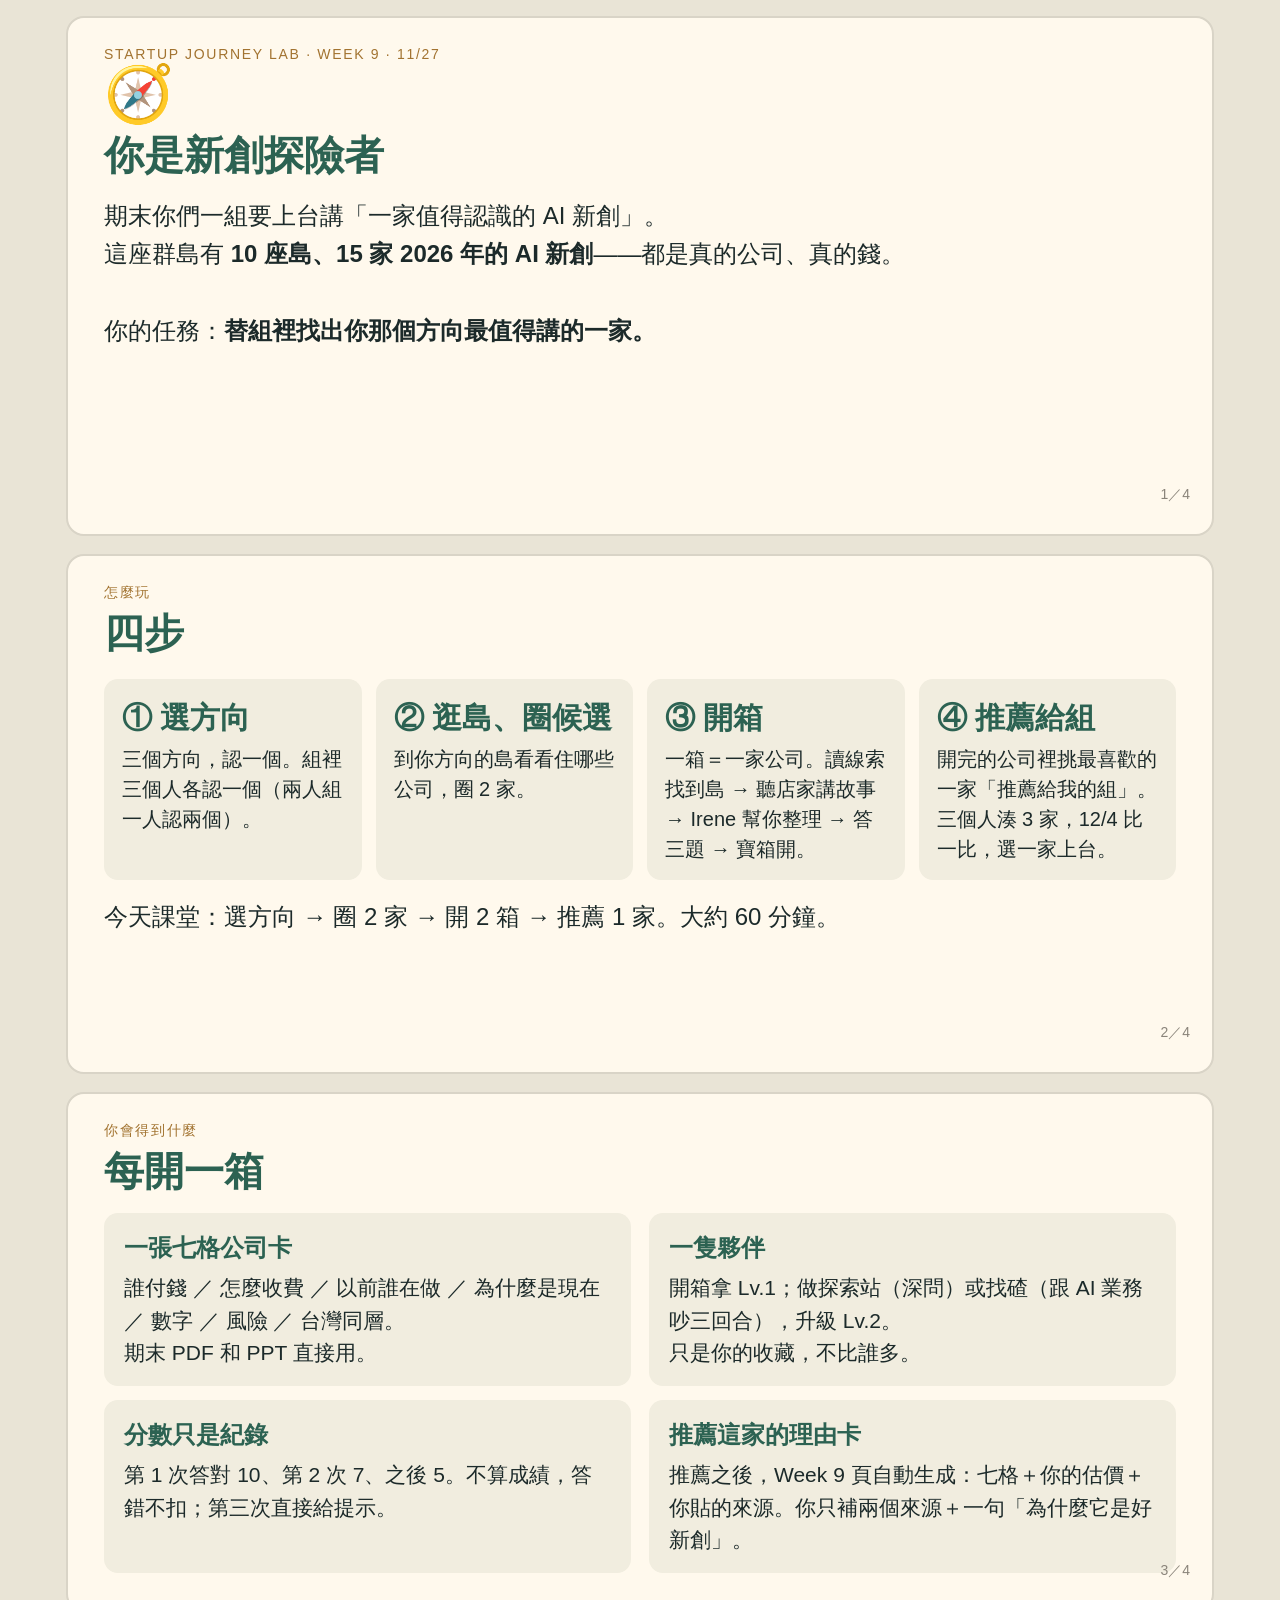
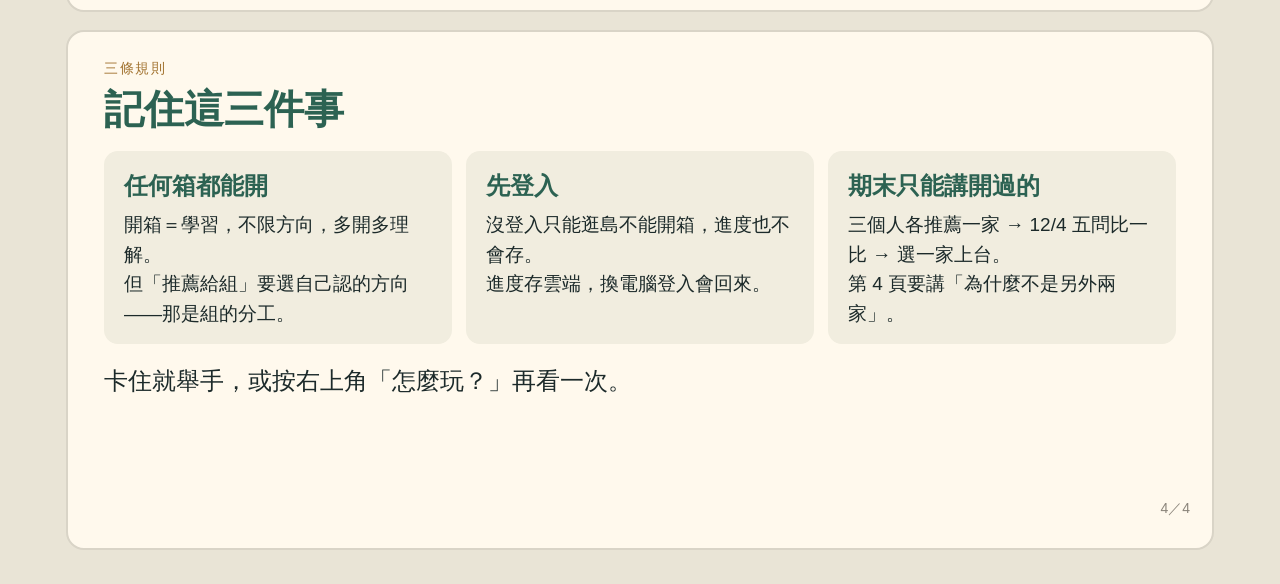
<file: docs/handouts/ISLANDS_INTRO.html>
<!doctype html><html lang="zh-Hant"><head><meta charset="utf-8"><meta name="viewport" content="width=device-width,initial-scale=1"><title>AI 新創群島：怎麼玩（投影用）</title>
<style>
@page{size:A4 landscape;margin:12mm}
:root{--ink:#1c2a2a;--green:#2c6252;--gold:#a27330;--paper:#fff9ed;--wash:#f1eddf}
*{box-sizing:border-box}body{margin:0;font-family:"Noto Sans CJK TC","PingFang TC",sans-serif;color:var(--ink);background:#e9e4d6}
.deck{max-width:1180px;margin:0 auto;padding:16px}
section{background:var(--paper);border:2px solid #d9d4c7;border-radius:18px;padding:28px 36px;margin:0 0 18px;min-height:520px;page-break-after:always;position:relative}
section:last-child{page-break-after:auto}
.eyebrow{font-size:14px;letter-spacing:.12em;color:var(--gold);margin:0 0 4px}
h1{font-size:40px;margin:0 0 14px;color:var(--green)}h2{font-size:30px;margin:0 0 10px}
.big{font-size:24px;line-height:1.6;margin:0}
.steps{display:grid;grid-template-columns:repeat(4,1fr);gap:14px;margin:18px 0}
.step{background:var(--wash);border-radius:14px;padding:16px 18px;font-size:20px;line-height:1.5}.step b{display:block;font-size:30px;color:var(--green);margin-bottom:4px}
.two{display:grid;grid-template-columns:1fr 1fr;gap:18px}
.card{background:var(--wash);border-radius:14px;padding:16px 20px;font-size:21px;line-height:1.55}.card h3{margin:0 0 6px;font-size:24px;color:var(--green)}
ul{margin:6px 0 0;padding-left:1.3em}li{margin:4px 0}
.num{position:absolute;right:22px;bottom:16px;font-size:14px;color:#8a847a}
.rule{display:grid;grid-template-columns:1fr 1fr 1fr;gap:14px}.rule .card{font-size:19px}
.icon{font-size:56px;line-height:1;margin-bottom:6px}
@media print{body{background:#fff}.deck{padding:0}section{border:0;border-radius:0;margin:0;min-height:0;height:100vh}}
</style></head><body><div class="deck">

<section>
 <p class="eyebrow">STARTUP JOURNEY LAB · WEEK 9 · 11/27</p>
 <div class="icon">🧭</div>
 <h1>你是新創探險者</h1>
 <p class="big">期末你們一組要上台講「一家值得認識的 AI 新創」。<br>這座群島有 <b>10 座島、15 家 2026 年的 AI 新創</b>——都是真的公司、真的錢。<br><br>你的任務：<b>替組裡找出你那個方向最值得講的一家。</b></p>
 <p class="num">1／4</p>
</section>

<section>
 <p class="eyebrow">怎麼玩</p>
 <h1>四步</h1>
 <div class="steps">
  <div class="step"><b>① 選方向</b>三個方向，認一個。組裡三個人各認一個（兩人組一人認兩個）。</div>
  <div class="step"><b>② 逛島、圈候選</b>到你方向的島看看住哪些公司，圈 2 家。</div>
  <div class="step"><b>③ 開箱</b>一箱＝一家公司。讀線索找到島 → 聽店家講故事 → Irene 幫你整理 → 答三題 → 寶箱開。</div>
  <div class="step"><b>④ 推薦給組</b>開完的公司裡挑最喜歡的一家「推薦給我的組」。三個人湊 3 家，12/4 比一比，選一家上台。</div>
 </div>
 <p class="big">今天課堂：選方向 → 圈 2 家 → 開 2 箱 → 推薦 1 家。大約 60 分鐘。</p>
 <p class="num">2／4</p>
</section>

<section>
 <p class="eyebrow">你會得到什麼</p>
 <h1>每開一箱</h1>
 <div class="two">
  <div class="card"><h3>一張七格公司卡</h3>誰付錢 ／ 怎麼收費 ／ 以前誰在做 ／ 為什麼是現在 ／ 數字 ／ 風險 ／ 台灣同層。<br>期末 PDF 和 PPT 直接用。</div>
  <div class="card"><h3>一隻夥伴</h3>開箱拿 Lv.1；做探索站（深問）或找碴（跟 AI 業務吵三回合），升級 Lv.2。<br>只是你的收藏，不比誰多。</div>
 </div>
 <div class="two" style="margin-top:14px">
  <div class="card"><h3>分數只是紀錄</h3>第 1 次答對 10、第 2 次 7、之後 5。不算成績，答錯不扣；第三次直接給提示。</div>
  <div class="card"><h3>推薦這家的理由卡</h3>推薦之後，Week 9 頁自動生成：七格＋你的估價＋你貼的來源。你只補兩個來源＋一句「為什麼它是好新創」。</div>
 </div>
 <p class="num">3／4</p>
</section>

<section>
 <p class="eyebrow">三條規則</p>
 <h1>記住這三件事</h1>
 <div class="rule">
  <div class="card"><h3>任何箱都能開</h3>開箱＝學習，不限方向，多開多理解。<br>但「推薦給組」要選自己認的方向——那是組的分工。</div>
  <div class="card"><h3>先登入</h3>沒登入只能逛島不能開箱，進度也不會存。<br>進度存雲端，換電腦登入會回來。</div>
  <div class="card"><h3>期末只能講開過的</h3>三個人各推薦一家 → 12/4 五問比一比 → 選一家上台。<br>第 4 頁要講「為什麼不是另外兩家」。</div>
 </div>
 <p class="big" style="margin-top:18px">卡住就舉手，或按右上角「怎麼玩？」再看一次。</p>
 <p class="num">4／4</p>
</section>

</div></body></html>
</file>
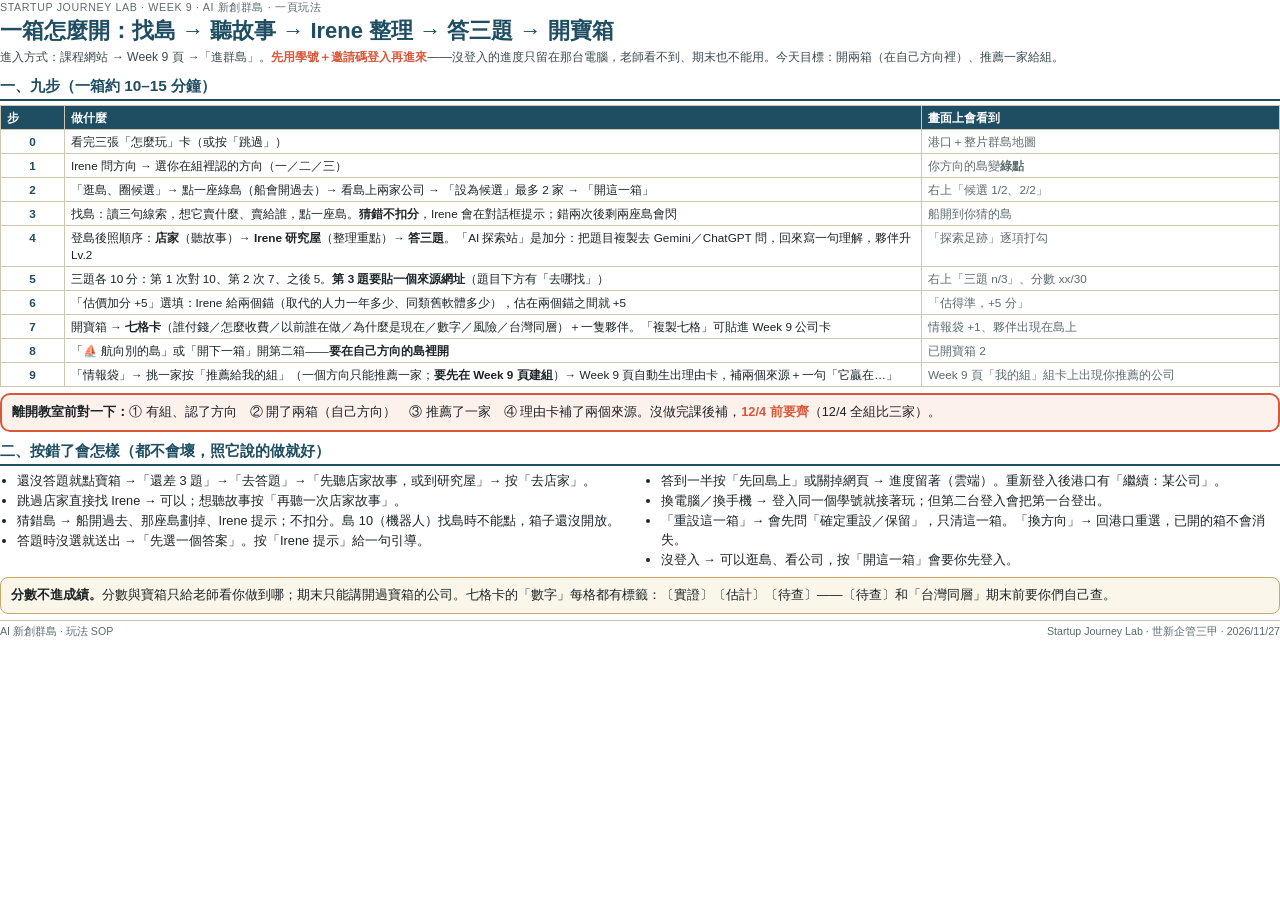
<file: docs/handouts/ISLANDS_SOP.html>
<!doctype html><html lang="zh-Hant"><head><meta charset="utf-8"><title>AI 新創群島 玩法 SOP</title>
<style>
@page{size:A4;margin:11mm 12mm}
*{box-sizing:border-box}
body{font-family:"Noto Sans CJK TC",sans-serif;color:#1c2427;font-size:9.6pt;line-height:1.45;margin:0}
.eye{font-size:8pt;letter-spacing:.06em;color:#5d6b6f;margin:0}
h1{font-size:16.5pt;margin:0 0 2px;color:#1f4e63}
.sub{color:#3d4a4e;margin:0 0 6px;font-size:9.2pt}
h2{font-size:11.5pt;color:#1f4e63;margin:8px 0 4px;border-bottom:2px solid #1f4e63;padding-bottom:2px}
p{margin:3px 0}
table{width:100%;border-collapse:collapse;margin:3px 0}
th,td{border:1px solid #cfc6b2;padding:3px 6px;text-align:left;vertical-align:top;font-size:8.8pt}
th{background:#1f4e63;color:#fff}
td.n{width:5%;font-weight:700;text-align:center;color:#1f4e63}
td.s{width:28%;color:#5d6b6f}
.key{border:2px solid #d9583b;border-radius:10px;padding:5px 10px;background:#fdf1ec;margin:6px 0}
.box{border:1.5px solid #c9a96a;border-radius:8px;padding:5px 10px;background:#fbf6ea;margin:6px 0}
ul{margin:2px 0;padding-left:1.3em}li{margin:1.5px 0}
.two{display:grid;grid-template-columns:1fr 1fr;gap:8px}
.foot{font-size:8pt;color:#5d6b6f;border-top:1px solid #cfc6b2;margin-top:6px;padding-top:3px;display:flex;justify-content:space-between}
b.r{color:#d9583b}
</style></head><body>

<p class="eye">STARTUP JOURNEY LAB · WEEK 9 · AI 新創群島 · 一頁玩法</p>
<h1>一箱怎麼開：找島 → 聽故事 → Irene 整理 → 答三題 → 開寶箱</h1>
<p class="sub">進入方式：課程網站 → Week 9 頁 →「進群島」。<b class="r">先用學號＋邀請碼登入再進來</b>——沒登入的進度只留在那台電腦，老師看不到、期末也不能用。今天目標：開兩箱（在自己方向裡）、推薦一家給組。</p>

<h2>一、九步（一箱約 10–15 分鐘）</h2>
<table>
<tr><th style="width:5%">步</th><th>做什麼</th><th style="width:28%">畫面上會看到</th></tr>
<tr><td class="n">0</td><td>看完三張「怎麼玩」卡（或按「跳過」）</td><td class="s">港口＋整片群島地圖</td></tr>
<tr><td class="n">1</td><td>Irene 問方向 → 選你在組裡認的方向（一／二／三）</td><td class="s">你方向的島變<b>綠點</b></td></tr>
<tr><td class="n">2</td><td>「逛島、圈候選」→ 點一座綠島（船會開過去）→ 看島上兩家公司 → 「設為候選」最多 2 家 → 「開這一箱」</td><td class="s">右上「候選 1/2、2/2」</td></tr>
<tr><td class="n">3</td><td>找島：讀三句線索，想它賣什麼、賣給誰，點一座島。<b>猜錯不扣分</b>，Irene 會在對話框提示；錯兩次後剩兩座島會閃</td><td class="s">船開到你猜的島</td></tr>
<tr><td class="n">4</td><td>登島後照順序：<b>店家</b>（聽故事）→ <b>Irene 研究屋</b>（整理重點）→ <b>答三題</b>。「AI 探索站」是加分：把題目複製去 Gemini／ChatGPT 問，回來寫一句理解，夥伴升 Lv.2</td><td class="s">「探索足跡」逐項打勾</td></tr>
<tr><td class="n">5</td><td>三題各 10 分：第 1 次對 10、第 2 次 7、之後 5。<b>第 3 題要貼一個來源網址</b>（題目下方有「去哪找」）</td><td class="s">右上「三題 n/3」、分數 xx/30</td></tr>
<tr><td class="n">6</td><td>「估價加分 +5」選填：Irene 給兩個錨（取代的人力一年多少、同類舊軟體多少），估在兩個錨之間就 +5</td><td class="s">「估得準，+5 分」</td></tr>
<tr><td class="n">7</td><td>開寶箱 → <b>七格卡</b>（誰付錢／怎麼收費／以前誰在做／為什麼是現在／數字／風險／台灣同層）＋一隻夥伴。「複製七格」可貼進 Week 9 公司卡</td><td class="s">情報袋 +1、夥伴出現在島上</td></tr>
<tr><td class="n">8</td><td>「⛵ 航向別的島」或「開下一箱」開第二箱——<b>要在自己方向的島裡開</b></td><td class="s">已開寶箱 2</td></tr>
<tr><td class="n">9</td><td>「情報袋」→ 挑一家按「推薦給我的組」（一個方向只能推薦一家；<b>要先在 Week 9 頁建組</b>）→ Week 9 頁自動生出理由卡，補兩個來源＋一句「它贏在…」</td><td class="s">Week 9 頁「我的組」組卡上出現你推薦的公司</td></tr>
</table>

<div class="key"><p><b>離開教室前對一下：</b>① 有組、認了方向　② 開了兩箱（自己方向）　③ 推薦了一家　④ 理由卡補了兩個來源。沒做完課後補，<b class="r">12/4 前要齊</b>（12/4 全組比三家）。</p></div>

<h2>二、按錯了會怎樣（都不會壞，照它說的做就好）</h2>
<div class="two">
<div><ul>
<li>還沒答題就點寶箱 →「還差 3 題」→「去答題」→「先聽店家故事，或到研究屋」→ 按「去店家」。</li>
<li>跳過店家直接找 Irene → 可以；想聽故事按「再聽一次店家故事」。</li>
<li>猜錯島 → 船開過去、那座島劃掉、Irene 提示；不扣分。島 10（機器人）找島時不能點，箱子還沒開放。</li>
<li>答題時沒選就送出 →「先選一個答案」。按「Irene 提示」給一句引導。</li>
</ul></div>
<div><ul>
<li>答到一半按「先回島上」或關掉網頁 → 進度留著（雲端）。重新登入後港口有「繼續：某公司」。</li>
<li>換電腦／換手機 → 登入同一個學號就接著玩；但第二台登入會把第一台登出。</li>
<li>「重設這一箱」→ 會先問「確定重設／保留」，只清這一箱。「換方向」→ 回港口重選，已開的箱不會消失。</li>
<li>沒登入 → 可以逛島、看公司，按「開這一箱」會要你先登入。</li>
</ul></div>
</div>

<div class="box"><p><b>分數不進成績。</b>分數與寶箱只給老師看你做到哪；期末只能講開過寶箱的公司。七格卡的「數字」每格都有標籤：〔實證〕〔估計〕〔待查〕——〔待查〕和「台灣同層」期末前要你們自己查。</p></div>

<div class="foot"><span>AI 新創群島 · 玩法 SOP</span><span>Startup Journey Lab · 世新企管三甲 · 2026/11/27</span></div>
</body></html>
</file>
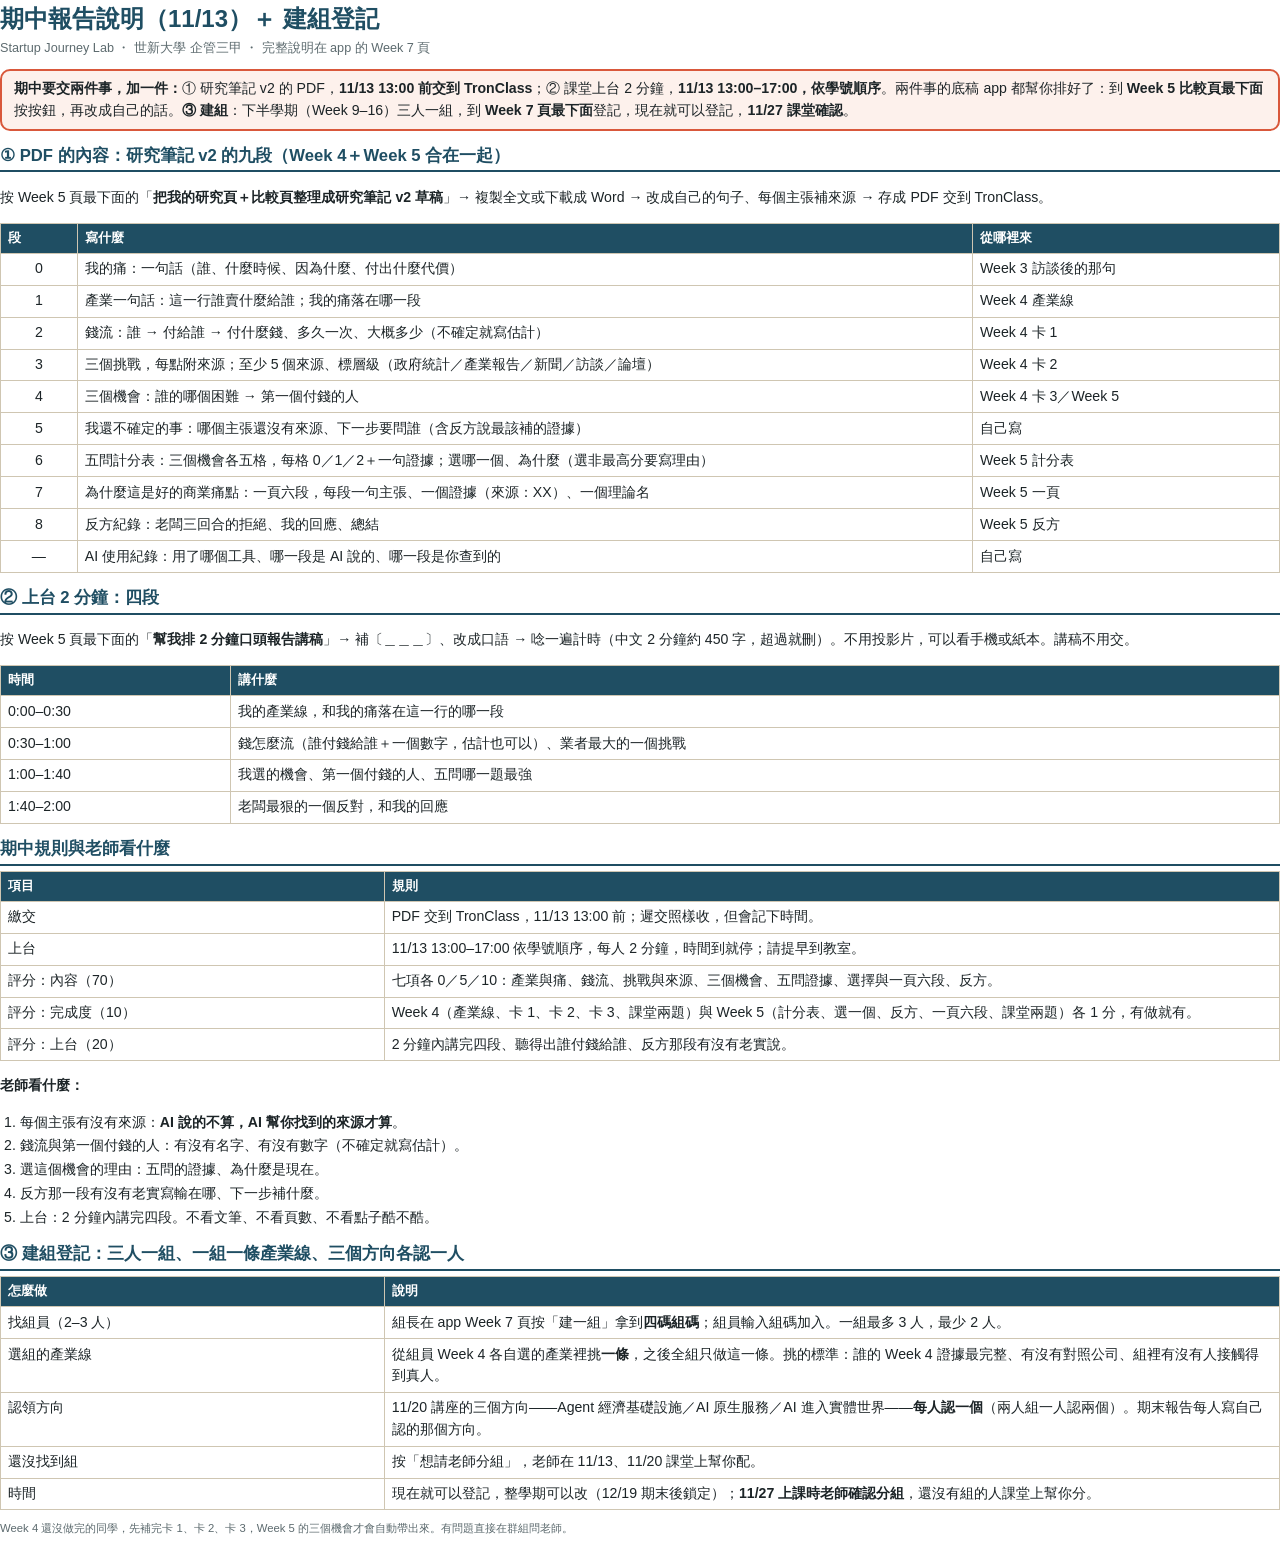
<file: docs/handouts/MIDTERM_NOTICE.html>
<!doctype html><html lang="zh-Hant"><head><meta charset="utf-8"><title>期中報告說明</title>
<style>
@page{size:A4;margin:13mm 15mm}
*{box-sizing:border-box}
body{font-family:"Noto Sans CJK TC",sans-serif;color:#1c2427;font-size:10.6pt;line-height:1.55;margin:0}
h1{font-size:18pt;margin:0 0 2px;color:#1f4e63}
.sub{color:#5d6b6f;margin:0 0 10px;font-size:9.5pt}
h2{font-size:12.5pt;color:#1f4e63;margin:12px 0 5px;border-bottom:2px solid #1f4e63;padding-bottom:2px}
.key{border:2px solid #d9583b;border-radius:10px;padding:7px 12px;background:#fdf1ec;margin:6px 0}
ol,ul{margin:3px 0;padding-left:1.4em}li{margin:2px 0}
table{width:100%;border-collapse:collapse;margin:5px 0}
th,td{border:1px solid #cfc6b2;padding:4.5px 7px;text-align:left;vertical-align:top}
th{background:#1f4e63;color:#fff;font-size:9.8pt}
td.n{text-align:center;width:6%}
.foot{font-size:8.5pt;color:#5d6b6f;margin-top:10px}
</style></head><body>
<h1>期中報告說明（11/13）＋ 建組登記</h1>
<p class="sub">Startup Journey Lab ・ 世新大學 企管三甲 ・ 完整說明在 app 的 Week 7 頁</p>

<div class="key"><b>期中要交兩件事，加一件：</b>① 研究筆記 v2 的 PDF，<b>11/13 13:00 前交到 TronClass</b>；② 課堂上台 2 分鐘，<b>11/13 13:00–17:00，依學號順序</b>。兩件事的底稿 app 都幫你排好了：到 <b>Week 5 比較頁最下面</b>按按鈕，再改成自己的話。<b>③ 建組</b>：下半學期（Week 9–16）三人一組，到 <b>Week 7 頁最下面</b>登記，現在就可以登記，<b>11/27 課堂確認</b>。</div>

<h2>① PDF 的內容：研究筆記 v2 的九段（Week 4＋Week 5 合在一起）</h2>
<p>按 Week 5 頁最下面的「<b>把我的研究頁＋比較頁整理成研究筆記 v2 草稿</b>」→ 複製全文或下載成 Word → 改成自己的句子、每個主張補來源 → 存成 PDF 交到 TronClass。</p>
<table>
<tr><th>段</th><th>寫什麼</th><th style="width:24%">從哪裡來</th></tr>
<tr><td class="n">0</td><td>我的痛：一句話（誰、什麼時候、因為什麼、付出什麼代價）</td><td>Week 3 訪談後的那句</td></tr>
<tr><td class="n">1</td><td>產業一句話：這一行誰賣什麼給誰；我的痛落在哪一段</td><td>Week 4 產業線</td></tr>
<tr><td class="n">2</td><td>錢流：誰 → 付給誰 → 付什麼錢、多久一次、大概多少（不確定就寫估計）</td><td>Week 4 卡 1</td></tr>
<tr><td class="n">3</td><td>三個挑戰，每點附來源；至少 5 個來源、標層級（政府統計／產業報告／新聞／訪談／論壇）</td><td>Week 4 卡 2</td></tr>
<tr><td class="n">4</td><td>三個機會：誰的哪個困難 → 第一個付錢的人</td><td>Week 4 卡 3／Week 5</td></tr>
<tr><td class="n">5</td><td>我還不確定的事：哪個主張還沒有來源、下一步要問誰（含反方說最該補的證據）</td><td>自己寫</td></tr>
<tr><td class="n">6</td><td>五問計分表：三個機會各五格，每格 0／1／2＋一句證據；選哪一個、為什麼（選非最高分要寫理由）</td><td>Week 5 計分表</td></tr>
<tr><td class="n">7</td><td>為什麼這是好的商業痛點：一頁六段，每段一句主張、一個證據（來源：XX）、一個理論名</td><td>Week 5 一頁</td></tr>
<tr><td class="n">8</td><td>反方紀錄：老闆三回合的拒絕、我的回應、總結</td><td>Week 5 反方</td></tr>
<tr><td class="n">—</td><td>AI 使用紀錄：用了哪個工具、哪一段是 AI 說的、哪一段是你查到的</td><td>自己寫</td></tr>
</table>

<h2>② 上台 2 分鐘：四段</h2>
<p>按 Week 5 頁最下面的「<b>幫我排 2 分鐘口頭報告講稿</b>」→ 補〔＿＿＿〕、改成口語 → 唸一遍計時（中文 2 分鐘約 450 字，超過就刪）。不用投影片，可以看手機或紙本。講稿不用交。</p>
<table>
<tr><th style="width:18%">時間</th><th>講什麼</th></tr>
<tr><td>0:00–0:30</td><td>我的產業線，和我的痛落在這一行的哪一段</td></tr>
<tr><td>0:30–1:00</td><td>錢怎麼流（誰付錢給誰＋一個數字，估計也可以）、業者最大的一個挑戰</td></tr>
<tr><td>1:00–1:40</td><td>我選的機會、第一個付錢的人、五問哪一題最強</td></tr>
<tr><td>1:40–2:00</td><td>老闆最狠的一個反對，和我的回應</td></tr>
</table>

<h2>期中規則與老師看什麼</h2>
<table>
<tr><th style="width:30%">項目</th><th>規則</th></tr>
<tr><td>繳交</td><td>PDF 交到 TronClass，11/13 13:00 前；遲交照樣收，但會記下時間。</td></tr>
<tr><td>上台</td><td>11/13 13:00–17:00 依學號順序，每人 2 分鐘，時間到就停；請提早到教室。</td></tr>
<tr><td>評分：內容（70）</td><td>七項各 0／5／10：產業與痛、錢流、挑戰與來源、三個機會、五問證據、選擇與一頁六段、反方。</td></tr>
<tr><td>評分：完成度（10）</td><td>Week 4（產業線、卡 1、卡 2、卡 3、課堂兩題）與 Week 5（計分表、選一個、反方、一頁六段、課堂兩題）各 1 分，有做就有。</td></tr>
<tr><td>評分：上台（20）</td><td>2 分鐘內講完四段、聽得出誰付錢給誰、反方那段有沒有老實說。</td></tr>
</table>
<p><b>老師看什麼：</b></p>
<ol>
<li>每個主張有沒有來源：<b>AI 說的不算，AI 幫你找到的來源才算</b>。</li>
<li>錢流與第一個付錢的人：有沒有名字、有沒有數字（不確定就寫估計）。</li>
<li>選這個機會的理由：五問的證據、為什麼是現在。</li>
<li>反方那一段有沒有老實寫輸在哪、下一步補什麼。</li>
<li>上台：2 分鐘內講完四段。不看文筆、不看頁數、不看點子酷不酷。</li>
</ol>
<h2>③ 建組登記：三人一組、一組一條產業線、三個方向各認一人</h2>
<table>
<tr><th style="width:30%">怎麼做</th><th>說明</th></tr>
<tr><td>找組員（2–3 人）</td><td>組長在 app Week 7 頁按「建一組」拿到<b>四碼組碼</b>；組員輸入組碼加入。一組最多 3 人，最少 2 人。</td></tr>
<tr><td>選組的產業線</td><td>從組員 Week 4 各自選的產業裡挑<b>一條</b>，之後全組只做這一條。挑的標準：誰的 Week 4 證據最完整、有沒有對照公司、組裡有沒有人接觸得到真人。</td></tr>
<tr><td>認領方向</td><td>11/20 講座的三個方向——Agent 經濟基礎設施／AI 原生服務／AI 進入實體世界——<b>每人認一個</b>（兩人組一人認兩個）。期末報告每人寫自己認的那個方向。</td></tr>
<tr><td>還沒找到組</td><td>按「想請老師分組」，老師在 11/13、11/20 課堂上幫你配。</td></tr>
<tr><td>時間</td><td>現在就可以登記，整學期可以改（12/19 期末後鎖定）；<b>11/27 上課時老師確認分組</b>，還沒有組的人課堂上幫你分。</td></tr>
</table>
<p class="foot">Week 4 還沒做完的同學，先補完卡 1、卡 2、卡 3，Week 5 的三個機會才會自動帶出來。有問題直接在群組問老師。</p>
</body></html>
</file>
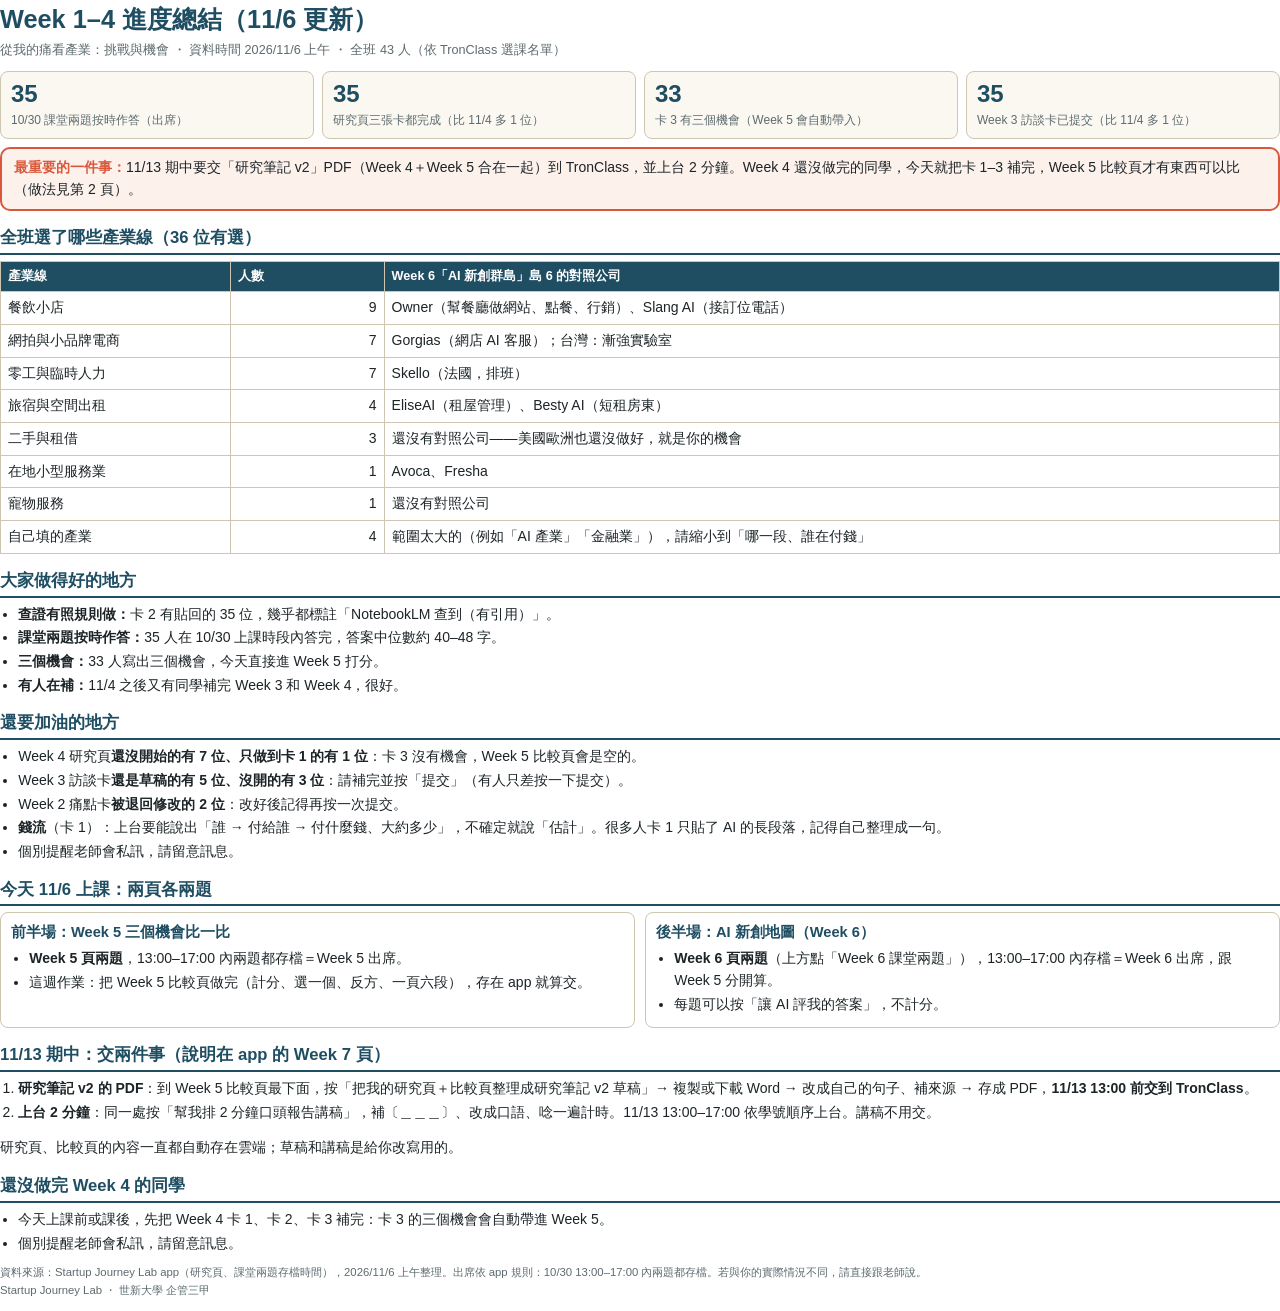
<file: docs/handouts/WEEK1-4_SUMMARY_GROUP_20261106.html>
<!doctype html><html lang="zh-Hant"><head><meta charset="utf-8"><title>Week 1–4 進度總結</title>
<style>
@page{size:A4;margin:13mm 14mm}
*{box-sizing:border-box}
body{font-family:"Noto Sans CJK TC",sans-serif;color:#1c2427;font-size:10.5pt;line-height:1.55;margin:0}
h1{font-size:19pt;margin:0 0 2px;color:#1f4e63}
.sub{color:#5d6b6f;margin:0 0 10px;font-size:9.5pt}
h2{font-size:12.5pt;color:#1f4e63;margin:14px 0 6px;border-bottom:2px solid #1f4e63;padding-bottom:2px}
.kpis{display:grid;grid-template-columns:repeat(4,1fr);gap:8px;margin:6px 0 4px}
.kpi{border:1px solid #cfc6b2;border-radius:8px;padding:8px 10px;background:#fbf8f1}
.kpi b{display:block;font-size:18pt;color:#1f4e63;line-height:1.2}
.kpi span{font-size:9pt;color:#5d6b6f}
table{width:100%;border-collapse:collapse;margin:4px 0}
th,td{border:1px solid #cfc6b2;padding:5px 7px;text-align:left;vertical-align:top}
th{background:#1f4e63;color:#fff;font-size:9.5pt}
td.n{text-align:right;width:12%}
.key{border:2px solid #d9583b;border-radius:10px;padding:8px 12px;background:#fdf1ec;margin:8px 0}
.key b{color:#d9583b}
ol,ul{margin:4px 0;padding-left:1.3em}
li{margin:2px 0}
.two{display:grid;grid-template-columns:1fr 1fr;gap:10px}
.card{border:1px solid #cfc6b2;border-radius:8px;padding:8px 10px}
.card h3{margin:0 0 4px;font-size:11pt;color:#1f4e63}
.foot{font-size:8.5pt;color:#5d6b6f;margin-top:10px}
.pb{break-before:page}
</style></head><body>
<h1>Week 1–4 進度總結（11/6 更新）</h1>
<p class="sub">從我的痛看產業：挑戰與機會 ・ 資料時間 2026/11/6 上午 ・ 全班 43 人（依 TronClass 選課名單）</p>

<div class="kpis">
 <div class="kpi"><b>35</b><span>10/30 課堂兩題按時作答（出席）</span></div>
 <div class="kpi"><b>35</b><span>研究頁三張卡都完成（比 11/4 多 1 位）</span></div>
 <div class="kpi"><b>33</b><span>卡 3 有三個機會（Week 5 會自動帶入）</span></div>
 <div class="kpi"><b>35</b><span>Week 3 訪談卡已提交（比 11/4 多 1 位）</span></div>
</div>

<div class="key"><b>最重要的一件事：</b>11/13 期中要交「研究筆記 v2」PDF（Week 4＋Week 5 合在一起）到 TronClass，並上台 2 分鐘。Week 4 還沒做完的同學，今天就把卡 1–3 補完，Week 5 比較頁才有東西可以比（做法見第 2 頁）。</div>

<h2>全班選了哪些產業線（36 位有選）</h2>
<table>
<tr><th>產業線</th><th>人數</th><th>Week 6「AI 新創群島」島 6 的對照公司</th></tr>
<tr><td>餐飲小店</td><td class="n">9</td><td>Owner（幫餐廳做網站、點餐、行銷）、Slang AI（接訂位電話）</td></tr>
<tr><td>網拍與小品牌電商</td><td class="n">7</td><td>Gorgias（網店 AI 客服）；台灣：漸強實驗室</td></tr>
<tr><td>零工與臨時人力</td><td class="n">7</td><td>Skello（法國，排班）</td></tr>
<tr><td>旅宿與空間出租</td><td class="n">4</td><td>EliseAI（租屋管理）、Besty AI（短租房東）</td></tr>
<tr><td>二手與租借</td><td class="n">3</td><td>還沒有對照公司——美國歐洲也還沒做好，就是你的機會</td></tr>
<tr><td>在地小型服務業</td><td class="n">1</td><td>Avoca、Fresha</td></tr>
<tr><td>寵物服務</td><td class="n">1</td><td>還沒有對照公司</td></tr>
<tr><td>自己填的產業</td><td class="n">4</td><td>範圍太大的（例如「AI 產業」「金融業」），請縮小到「哪一段、誰在付錢」</td></tr>
</table>

<h2>大家做得好的地方</h2>
<ul>
<li><b>查證有照規則做：</b>卡 2 有貼回的 35 位，幾乎都標註「NotebookLM 查到（有引用）」。</li>
<li><b>課堂兩題按時作答：</b>35 人在 10/30 上課時段內答完，答案中位數約 40–48 字。</li>
<li><b>三個機會：</b>33 人寫出三個機會，今天直接進 Week 5 打分。</li><li><b>有人在補：</b>11/4 之後又有同學補完 Week 3 和 Week 4，很好。</li>
</ul>

<h2>還要加油的地方</h2>
<ul>
<li>Week 4 研究頁<b>還沒開始的有 7 位、只做到卡 1 的有 1 位</b>：卡 3 沒有機會，Week 5 比較頁會是空的。</li>
<li>Week 3 訪談卡<b>還是草稿的有 5 位、沒開的有 3 位</b>：請補完並按「提交」（有人只差按一下提交）。</li><li>Week 2 痛點卡<b>被退回修改的 2 位</b>：改好後記得再按一次提交。</li>
<li><b>錢流</b>（卡 1）：上台要能說出「誰 → 付給誰 → 付什麼錢、大約多少」，不確定就說「估計」。很多人卡 1 只貼了 AI 的長段落，記得自己整理成一句。</li>
<li>個別提醒老師會私訊，請留意訊息。</li>
</ul>

<div class="pb"></div>
<h2>今天 11/6 上課：兩頁各兩題</h2>
<div class="two">
<div class="card"><h3>前半場：Week 5 三個機會比一比</h3>
<ul>
<li><b>Week 5 頁兩題</b>，13:00–17:00 內兩題都存檔＝Week 5 出席。</li>
<li>這週作業：把 Week 5 比較頁做完（計分、選一個、反方、一頁六段），存在 app 就算交。</li>
</ul></div>
<div class="card"><h3>後半場：AI 新創地圖（Week 6）</h3>
<ul>
<li><b>Week 6 頁兩題</b>（上方點「Week 6 課堂兩題」），13:00–17:00 內存檔＝Week 6 出席，跟 Week 5 分開算。</li>
<li>每題可以按「讓 AI 評我的答案」，不計分。</li>
</ul></div>
</div>
<h2>11/13 期中：交兩件事（說明在 app 的 Week 7 頁）</h2>
<ol>
<li><b>研究筆記 v2 的 PDF</b>：到 Week 5 比較頁最下面，按「把我的研究頁＋比較頁整理成研究筆記 v2 草稿」→ 複製或下載 Word → 改成自己的句子、補來源 → 存成 PDF，<b>11/13 13:00 前交到 TronClass</b>。</li>
<li><b>上台 2 分鐘</b>：同一處按「幫我排 2 分鐘口頭報告講稿」，補〔＿＿＿〕、改成口語、唸一遍計時。11/13 13:00–17:00 依學號順序上台。講稿不用交。</li>
</ol>
<p>研究頁、比較頁的內容一直都自動存在雲端；草稿和講稿是給你改寫用的。</p>
<h2>還沒做完 Week 4 的同學</h2>
<ul><li>今天上課前或課後，先把 Week 4 卡 1、卡 2、卡 3 補完：卡 3 的三個機會會自動帶進 Week 5。</li>
<li>個別提醒老師會私訊，請留意訊息。</li></ul>
<p class="foot">資料來源：Startup Journey Lab app（研究頁、課堂兩題存檔時間），2026/11/6 上午整理。出席依 app 規則：10/30 13:00–17:00 內兩題都存檔。若與你的實際情況不同，請直接跟老師說。<br>Startup Journey Lab ・ 世新大學 企管三甲</p>
</body></html>
</file>
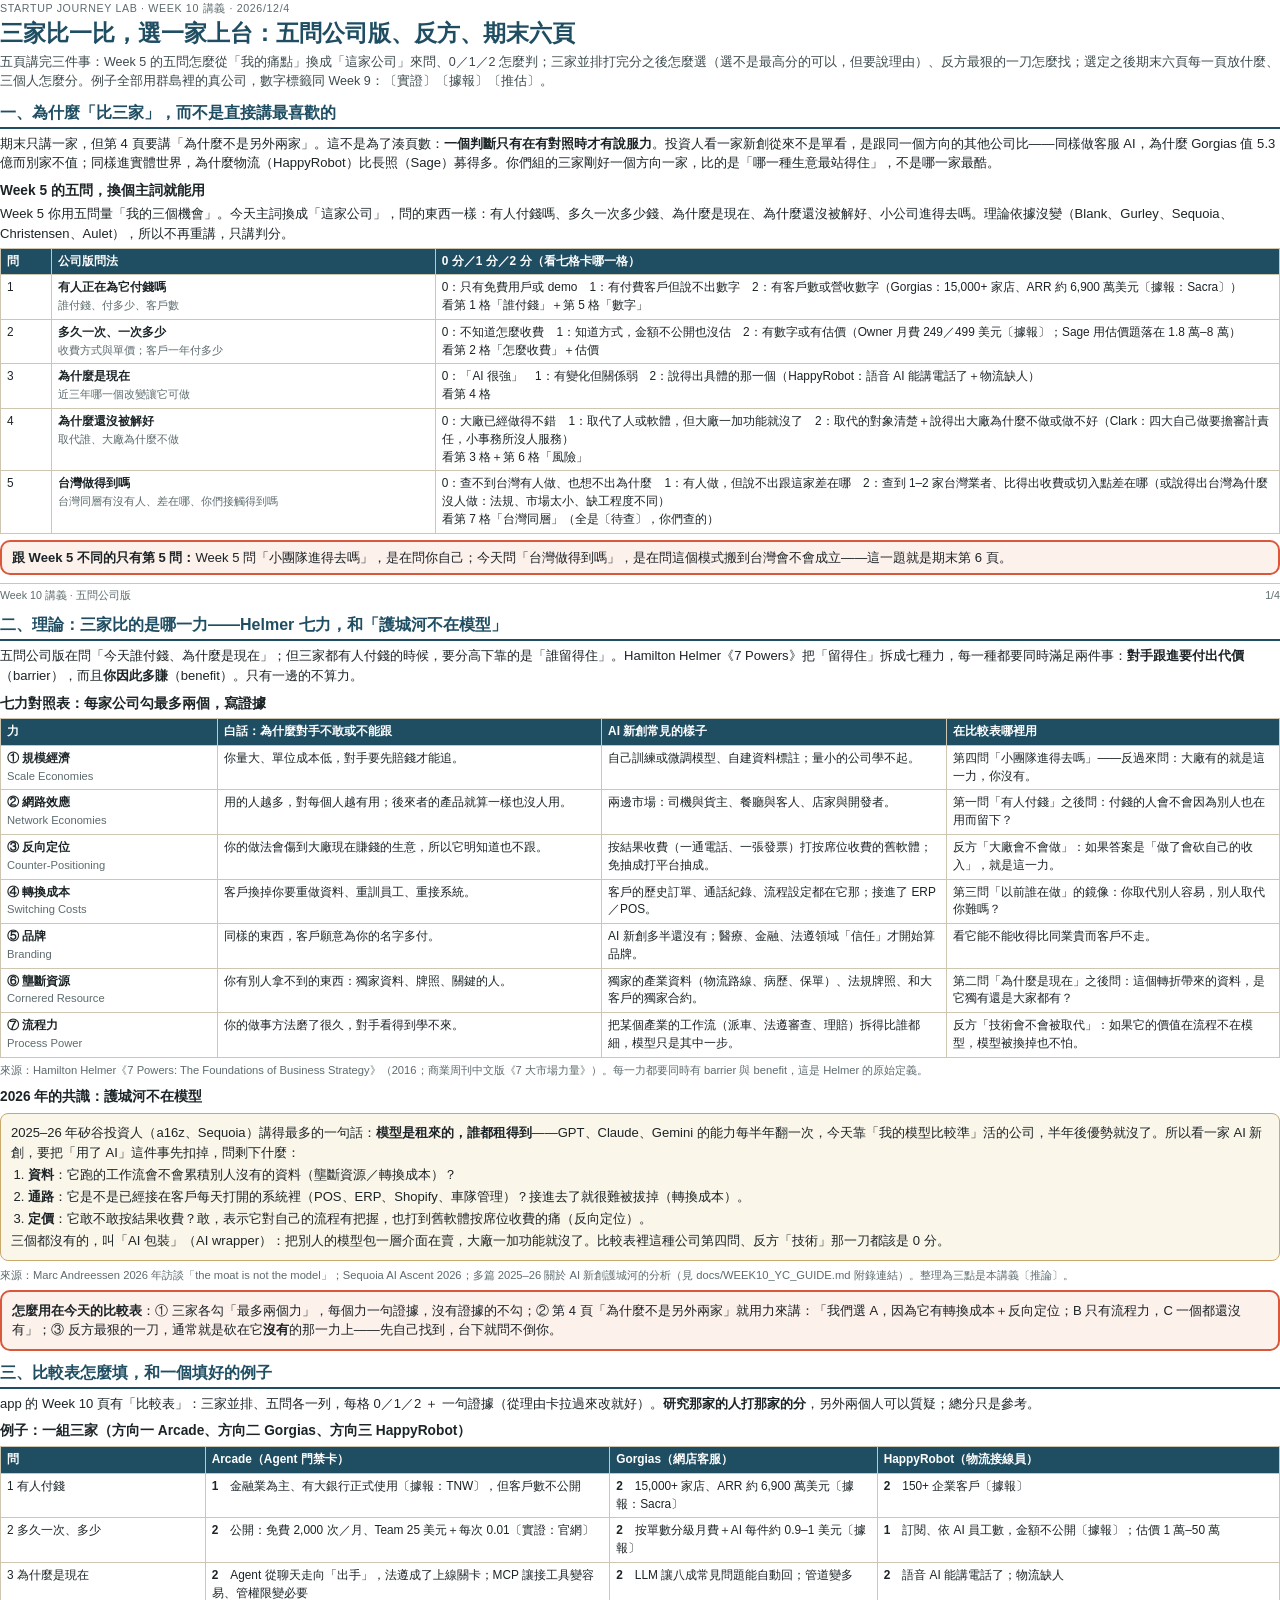
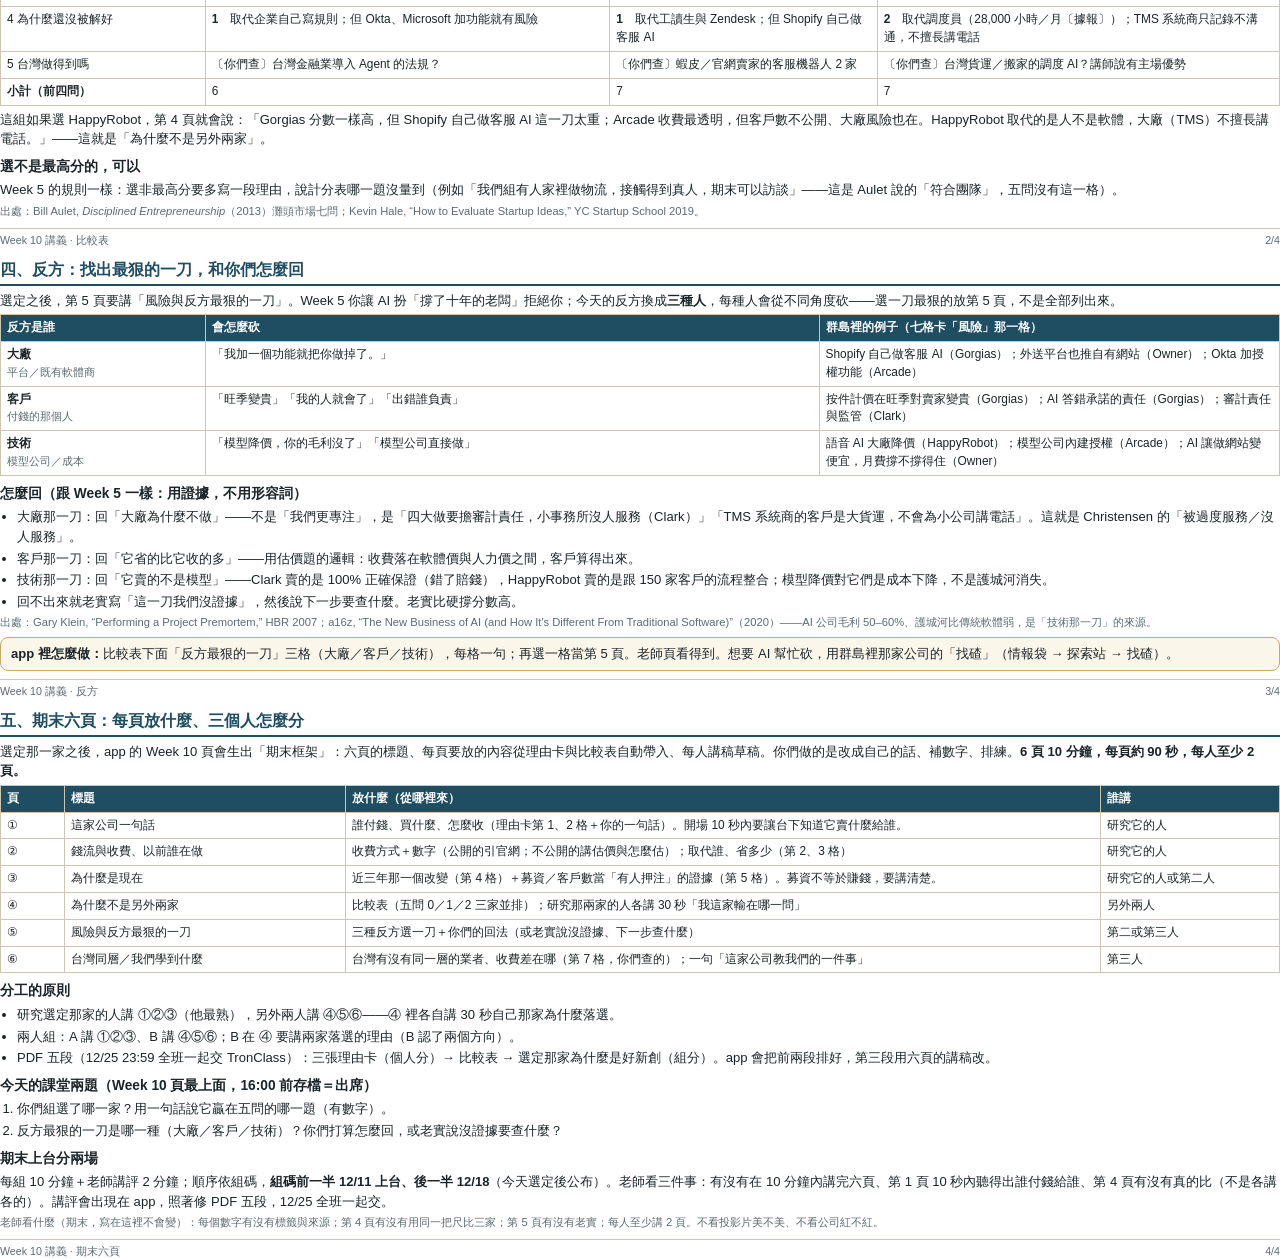
<file: docs/handouts/WEEK10_HANDOUT.html>
<!doctype html><html lang="zh-Hant"><head><meta charset="utf-8"><title>Week 10 講義</title>
<style>
@page{size:A4;margin:12mm 13mm}
*{box-sizing:border-box}
body{font-family:"Noto Sans CJK TC",sans-serif;color:#1c2427;font-size:9.8pt;line-height:1.5;margin:0}
.eye{font-size:8pt;letter-spacing:.06em;color:#5d6b6f;margin:0}
h1{font-size:17pt;margin:0 0 3px;color:#1f4e63}
.sub{color:#3d4a4e;margin:0 0 8px;font-size:9.4pt}
h2{font-size:12pt;color:#1f4e63;margin:10px 0 5px;border-bottom:2px solid #1f4e63;padding-bottom:2px}
h3{font-size:10.3pt;margin:8px 0 2px;color:#1c2427}
p{margin:3px 0}
.src{font-size:8.4pt;color:#5d6b6f}
table{width:100%;border-collapse:collapse;margin:4px 0}
th,td{border:1px solid #cfc6b2;padding:4px 6px;text-align:left;vertical-align:top;font-size:8.9pt}
th{background:#1f4e63;color:#fff}
td.q{font-weight:700;width:17%}
td.q span{display:block;font-weight:400;color:#5d6b6f;font-size:8.4pt}
.box{border:1.5px solid #c9a96a;border-radius:8px;padding:6px 10px;background:#fbf6ea;margin:6px 0}
.key{border:2px solid #d9583b;border-radius:10px;padding:6px 10px;background:#fdf1ec;margin:6px 0}
ol,ul{margin:3px 0;padding-left:1.3em}li{margin:2px 0}
.foot{font-size:8pt;color:#5d6b6f;border-top:1px solid #cfc6b2;margin-top:8px;padding-top:3px;display:flex;justify-content:space-between}
.pb{break-before:page}
b.r{color:#d9583b}
</style></head><body>

<p class="eye">STARTUP JOURNEY LAB · WEEK 10 講義 · 2026/12/4</p>
<h1>三家比一比，選一家上台：五問公司版、反方、期末六頁</h1>
<p class="sub">五頁講完三件事：Week 5 的五問怎麼從「我的痛點」換成「這家公司」來問、0／1／2 怎麼判；三家並排打完分之後怎麼選（選不是最高分的可以，但要說理由）、反方最狠的一刀怎麼找；選定之後期末六頁每一頁放什麼、三個人怎麼分。例子全部用群島裡的真公司，數字標籤同 Week 9：〔實證〕〔據報〕〔推估〕。</p>

<h2>一、為什麼「比三家」，而不是直接講最喜歡的</h2>
<p>期末只講一家，但第 4 頁要講「為什麼不是另外兩家」。這不是為了湊頁數：<b>一個判斷只有在有對照時才有說服力</b>。投資人看一家新創從來不是單看，是跟同一個方向的其他公司比——同樣做客服 AI，為什麼 Gorgias 值 5.3 億而別家不值；同樣進實體世界，為什麼物流（HappyRobot）比長照（Sage）募得多。你們組的三家剛好一個方向一家，比的是「哪一種生意最站得住」，不是哪一家最酷。</p>
<h3>Week 5 的五問，換個主詞就能用</h3>
<p>Week 5 你用五問量「我的三個機會」。今天主詞換成「這家公司」，問的東西一樣：有人付錢嗎、多久一次多少錢、為什麼是現在、為什麼還沒被解好、小公司進得去嗎。理論依據沒變（Blank、Gurley、Sequoia、Christensen、Aulet），所以不再重講，只講判分。</p>
<table>
<tr><th style="width:4%">問</th><th style="width:30%">公司版問法</th><th>0 分／1 分／2 分（看七格卡哪一格）</th></tr>
<tr><td>1</td><td><b>有人正在為它付錢嗎</b><br><span class="src">誰付錢、付多少、客戶數</span></td><td>0：只有免費用戶或 demo　1：有付費客戶但說不出數字　2：有客戶數或營收數字（Gorgias：15,000+ 家店、ARR 約 6,900 萬美元〔據報：Sacra〕）<br>看第 1 格「誰付錢」＋第 5 格「數字」</td></tr>
<tr><td>2</td><td><b>多久一次、一次多少</b><br><span class="src">收費方式與單價；客戶一年付多少</span></td><td>0：不知道怎麼收費　1：知道方式，金額不公開也沒估　2：有數字或有估價（Owner 月費 249／499 美元〔據報〕；Sage 用估價題落在 1.8 萬–8 萬）<br>看第 2 格「怎麼收費」＋估價</td></tr>
<tr><td>3</td><td><b>為什麼是現在</b><br><span class="src">近三年哪一個改變讓它可做</span></td><td>0：「AI 很強」　1：有變化但關係弱　2：說得出具體的那一個（HappyRobot：語音 AI 能講電話了＋物流缺人）<br>看第 4 格</td></tr>
<tr><td>4</td><td><b>為什麼還沒被解好</b><br><span class="src">取代誰、大廠為什麼不做</span></td><td>0：大廠已經做得不錯　1：取代了人或軟體，但大廠一加功能就沒了　2：取代的對象清楚＋說得出大廠為什麼不做或做不好（Clark：四大自己做要擔審計責任，小事務所沒人服務）<br>看第 3 格＋第 6 格「風險」</td></tr>
<tr><td>5</td><td><b>台灣做得到嗎</b><br><span class="src">台灣同層有沒有人、差在哪、你們接觸得到嗎</span></td><td>0：查不到台灣有人做、也想不出為什麼　1：有人做，但說不出跟這家差在哪　2：查到 1–2 家台灣業者、比得出收費或切入點差在哪（或說得出台灣為什麼沒人做：法規、市場太小、缺工程度不同）<br>看第 7 格「台灣同層」（全是〔待查〕，你們查的）</td></tr>
</table>
<div class="key"><b>跟 Week 5 不同的只有第 5 問：</b>Week 5 問「小團隊進得去嗎」，是在問你自己；今天問「台灣做得到嗎」，是在問這個模式搬到台灣會不會成立——這一題就是期末第 6 頁。</div>
<div class="foot"><span>Week 10 講義 · 五問公司版</span><span>1/4</span></div>

<div class="pb"></div>
<h2>二、理論：三家比的是哪一力——Helmer 七力，和「護城河不在模型」</h2>
<p>五問公司版在問「今天誰付錢、為什麼是現在」；但三家都有人付錢的時候，要分高下靠的是「誰留得住」。Hamilton Helmer《7 Powers》把「留得住」拆成七種力，每一種都要同時滿足兩件事：<b>對手跟進要付出代價</b>（barrier），而且<b>你因此多賺</b>（benefit）。只有一邊的不算力。</p>

<h3>七力對照表：每家公司勾最多兩個，寫證據</h3>
<table>
<tr><th style="width:15%">力</th><th style="width:30%">白話：為什麼對手不敢或不能跟</th><th style="width:27%">AI 新創常見的樣子</th><th>在比較表哪裡用</th></tr>
<tr><td class="q">① 規模經濟<span>Scale Economies</span></td><td>你量大、單位成本低，對手要先賠錢才能追。</td><td>自己訓練或微調模型、自建資料標註；量小的公司學不起。</td><td>第四問「小團隊進得去嗎」——反過來問：大廠有的就是這一力，你沒有。</td></tr>
<tr><td class="q">② 網路效應<span>Network Economies</span></td><td>用的人越多，對每個人越有用；後來者的產品就算一樣也沒人用。</td><td>兩邊市場：司機與貨主、餐廳與客人、店家與開發者。</td><td>第一問「有人付錢」之後問：付錢的人會不會因為別人也在用而留下？</td></tr>
<tr><td class="q">③ 反向定位<span>Counter-Positioning</span></td><td>你的做法會傷到大廠現在賺錢的生意，所以它明知道也不跟。</td><td>按結果收費（一通電話、一張發票）打按席位收費的舊軟體；免抽成打平台抽成。</td><td>反方「大廠會不會做」：如果答案是「做了會砍自己的收入」，就是這一力。</td></tr>
<tr><td class="q">④ 轉換成本<span>Switching Costs</span></td><td>客戶換掉你要重做資料、重訓員工、重接系統。</td><td>客戶的歷史訂單、通話紀錄、流程設定都在它那；接進了 ERP／POS。</td><td>第三問「以前誰在做」的鏡像：你取代別人容易，別人取代你難嗎？</td></tr>
<tr><td class="q">⑤ 品牌<span>Branding</span></td><td>同樣的東西，客戶願意為你的名字多付。</td><td>AI 新創多半還沒有；醫療、金融、法遵領域「信任」才開始算品牌。</td><td>看它能不能收得比同業貴而客戶不走。</td></tr>
<tr><td class="q">⑥ 壟斷資源<span>Cornered Resource</span></td><td>你有別人拿不到的東西：獨家資料、牌照、關鍵的人。</td><td>獨家的產業資料（物流路線、病歷、保單）、法規牌照、和大客戶的獨家合約。</td><td>第二問「為什麼是現在」之後問：這個轉折帶來的資料，是它獨有還是大家都有？</td></tr>
<tr><td class="q">⑦ 流程力<span>Process Power</span></td><td>你的做事方法磨了很久，對手看得到學不來。</td><td>把某個產業的工作流（派車、法遵審查、理賠）拆得比誰都細，模型只是其中一步。</td><td>反方「技術會不會被取代」：如果它的價值在流程不在模型，模型被換掉也不怕。</td></tr>
</table>
<p class="src">來源：Hamilton Helmer《7 Powers: The Foundations of Business Strategy》（2016；商業周刊中文版《7 大市場力量》）。每一力都要同時有 barrier 與 benefit，這是 Helmer 的原始定義。</p>

<h3>2026 年的共識：護城河不在模型</h3>
<div class="box">
<p>2025–26 年矽谷投資人（a16z、Sequoia）講得最多的一句話：<b>模型是租來的，誰都租得到</b>——GPT、Claude、Gemini 的能力每半年翻一次，今天靠「我的模型比較準」活的公司，半年後優勢就沒了。所以看一家 AI 新創，要把「用了 AI」這件事先扣掉，問剩下什麼：</p>
<ol>
<li><b>資料</b>：它跑的工作流會不會累積別人沒有的資料（壟斷資源／轉換成本）？</li>
<li><b>通路</b>：它是不是已經接在客戶每天打開的系統裡（POS、ERP、Shopify、車隊管理）？接進去了就很難被拔掉（轉換成本）。</li>
<li><b>定價</b>：它敢不敢按結果收費？敢，表示它對自己的流程有把握，也打到舊軟體按席位收費的痛（反向定位）。</li>
</ol>
<p>三個都沒有的，叫「AI 包裝」（AI wrapper）：把別人的模型包一層介面在賣，大廠一加功能就沒了。比較表裡這種公司第四問、反方「技術」那一刀都該是 0 分。</p>
</div>
<p class="src">來源：Marc Andreessen 2026 年訪談「the moat is not the model」；Sequoia AI Ascent 2026；多篇 2025–26 關於 AI 新創護城河的分析（見 docs/WEEK10_YC_GUIDE.md 附錄連結）。整理為三點是本講義〔推論〕。</p>

<div class="key">
<p><b>怎麼用在今天的比較表</b>：① 三家各勾「最多兩個力」，每個力一句證據，沒有證據的不勾；② 第 4 頁「為什麼不是另外兩家」就用力來講：「我們選 A，因為它有轉換成本＋反向定位；B 只有流程力，C 一個都還沒有」；③ 反方最狠的一刀，通常就是砍在它<b>沒有</b>的那一力上——先自己找到，台下就問不倒你。</p>
</div>
<div class="pb"></div>
<h2>三、比較表怎麼填，和一個填好的例子</h2>
<p>app 的 Week 10 頁有「比較表」：三家並排、五問各一列，每格 0／1／2 ＋ 一句證據（從理由卡拉過來改就好）。<b>研究那家的人打那家的分</b>，另外兩個人可以質疑；總分只是參考。</p>
<h3>例子：一組三家（方向一 Arcade、方向二 Gorgias、方向三 HappyRobot）</h3>
<table>
<tr><th style="width:16%">問</th><th>Arcade（Agent 門禁卡）</th><th>Gorgias（網店客服）</th><th>HappyRobot（物流接線員）</th></tr>
<tr><td>1 有人付錢</td><td><b>1</b>　金融業為主、有大銀行正式使用〔據報：TNW〕，但客戶數不公開</td><td><b>2</b>　15,000+ 家店、ARR 約 6,900 萬美元〔據報：Sacra〕</td><td><b>2</b>　150+ 企業客戶〔據報〕</td></tr>
<tr><td>2 多久一次、多少</td><td><b>2</b>　公開：免費 2,000 次／月、Team 25 美元＋每次 0.01〔實證：官網〕</td><td><b>2</b>　按單數分級月費＋AI 每件約 0.9–1 美元〔據報〕</td><td><b>1</b>　訂閱、依 AI 員工數，金額不公開〔據報〕；估價 1 萬–50 萬</td></tr>
<tr><td>3 為什麼是現在</td><td><b>2</b>　Agent 從聊天走向「出手」，法遵成了上線關卡；MCP 讓接工具變容易、管權限變必要</td><td><b>2</b>　LLM 讓八成常見問題能自動回；管道變多</td><td><b>2</b>　語音 AI 能講電話了；物流缺人</td></tr>
<tr><td>4 為什麼還沒被解好</td><td><b>1</b>　取代企業自己寫規則；但 Okta、Microsoft 加功能就有風險</td><td><b>1</b>　取代工讀生與 Zendesk；但 Shopify 自己做客服 AI</td><td><b>2</b>　取代調度員（28,000 小時／月〔據報〕）；TMS 系統商只記錄不溝通，不擅長講電話</td></tr>
<tr><td>5 台灣做得到嗎</td><td>〔你們查〕台灣金融業導入 Agent 的法規？</td><td>〔你們查〕蝦皮／官網賣家的客服機器人 2 家</td><td>〔你們查〕台灣貨運／搬家的調度 AI？講師說有主場優勢</td></tr>
<tr><td><b>小計（前四問）</b></td><td>6</td><td>7</td><td>7</td></tr>
</table>
<p>這組如果選 HappyRobot，第 4 頁就會說：「Gorgias 分數一樣高，但 Shopify 自己做客服 AI 這一刀太重；Arcade 收費最透明，但客戶數不公開、大廠風險也在。HappyRobot 取代的是人不是軟體，大廠（TMS）不擅長講電話。」——這就是「為什麼不是另外兩家」。</p>
<h3>選不是最高分的，可以</h3>
<p>Week 5 的規則一樣：選非最高分要多寫一段理由，說計分表哪一題沒量到（例如「我們組有人家裡做物流，接觸得到真人，期末可以訪談」——這是 Aulet 說的「符合團隊」，五問沒有這一格）。</p>
<p class="src">出處：Bill Aulet, <i>Disciplined Entrepreneurship</i>（2013）灘頭市場七問；Kevin Hale, “How to Evaluate Startup Ideas,” YC Startup School 2019。</p>
<div class="foot"><span>Week 10 講義 · 比較表</span><span>2/4</span></div>

<div class="pb"></div>
<h2>四、反方：找出最狠的一刀，和你們怎麼回</h2>
<p>選定之後，第 5 頁要講「風險與反方最狠的一刀」。Week 5 你讓 AI 扮「撐了十年的老闆」拒絕你；今天的反方換成<b>三種人</b>，每種人會從不同角度砍——選一刀最狠的放第 5 頁，不是全部列出來。</p>
<table>
<tr><th style="width:16%">反方是誰</th><th>會怎麼砍</th><th style="width:36%">群島裡的例子（七格卡「風險」那一格）</th></tr>
<tr><td><b>大廠</b><br><span class="src">平台／既有軟體商</span></td><td>「我加一個功能就把你做掉了。」</td><td>Shopify 自己做客服 AI（Gorgias）；外送平台也推自有網站（Owner）；Okta 加授權功能（Arcade）</td></tr>
<tr><td><b>客戶</b><br><span class="src">付錢的那個人</span></td><td>「旺季變貴」「我的人就會了」「出錯誰負責」</td><td>按件計價在旺季對賣家變貴（Gorgias）；AI 答錯承諾的責任（Gorgias）；審計責任與監管（Clark）</td></tr>
<tr><td><b>技術</b><br><span class="src">模型公司／成本</span></td><td>「模型降價，你的毛利沒了」「模型公司直接做」</td><td>語音 AI 大廠降價（HappyRobot）；模型公司內建授權（Arcade）；AI 讓做網站變便宜，月費撐不撐得住（Owner）</td></tr>
</table>
<h3>怎麼回（跟 Week 5 一樣：用證據，不用形容詞）</h3>
<ul>
<li>大廠那一刀：回「大廠為什麼不做」——不是「我們更專注」，是「四大做要擔審計責任，小事務所沒人服務（Clark）」「TMS 系統商的客戶是大貨運，不會為小公司講電話」。這就是 Christensen 的「被過度服務／沒人服務」。</li>
<li>客戶那一刀：回「它省的比它收的多」——用估價題的邏輯：收費落在軟體價與人力價之間，客戶算得出來。</li>
<li>技術那一刀：回「它賣的不是模型」——Clark 賣的是 100% 正確保證（錯了賠錢），HappyRobot 賣的是跟 150 家客戶的流程整合；模型降價對它們是成本下降，不是護城河消失。</li>
<li>回不出來就老實寫「這一刀我們沒證據」，然後說下一步要查什麼。老實比硬撐分數高。</li>
</ul>
<p class="src">出處：Gary Klein, “Performing a Project Premortem,” HBR 2007；a16z, “The New Business of AI (and How It's Different From Traditional Software)”（2020）——AI 公司毛利 50–60%、護城河比傳統軟體弱，是「技術那一刀」的來源。</p>
<div class="box"><b>app 裡怎麼做：</b>比較表下面「反方最狠的一刀」三格（大廠／客戶／技術），每格一句；再選一格當第 5 頁。老師頁看得到。想要 AI 幫忙砍，用群島裡那家公司的「找碴」（情報袋 → 探索站 → 找碴）。</div>
<div class="foot"><span>Week 10 講義 · 反方</span><span>3/4</span></div>

<div class="pb"></div>
<h2>五、期末六頁：每頁放什麼、三個人怎麼分</h2>
<p>選定那一家之後，app 的 Week 10 頁會生出「期末框架」：六頁的標題、每頁要放的內容從理由卡與比較表自動帶入、每人講稿草稿。你們做的是改成自己的話、補數字、排練。<b>6 頁 10 分鐘，每頁約 90 秒，每人至少 2 頁。</b></p>
<table>
<tr><th style="width:5%">頁</th><th style="width:22%">標題</th><th>放什麼（從哪裡來）</th><th style="width:14%">誰講</th></tr>
<tr><td>①</td><td>這家公司一句話</td><td>誰付錢、買什麼、怎麼收（理由卡第 1、2 格＋你的一句話）。開場 10 秒內要讓台下知道它賣什麼給誰。</td><td>研究它的人</td></tr>
<tr><td>②</td><td>錢流與收費、以前誰在做</td><td>收費方式＋數字（公開的引官網；不公開的講估價與怎麼估）；取代誰、省多少（第 2、3 格）</td><td>研究它的人</td></tr>
<tr><td>③</td><td>為什麼是現在</td><td>近三年那一個改變（第 4 格）＋募資／客戶數當「有人押注」的證據（第 5 格）。募資不等於賺錢，要講清楚。</td><td>研究它的人或第二人</td></tr>
<tr><td>④</td><td>為什麼不是另外兩家</td><td>比較表（五問 0／1／2 三家並排）；研究那兩家的人各講 30 秒「我這家輸在哪一問」</td><td>另外兩人</td></tr>
<tr><td>⑤</td><td>風險與反方最狠的一刀</td><td>三種反方選一刀＋你們的回法（或老實說沒證據、下一步查什麼）</td><td>第二或第三人</td></tr>
<tr><td>⑥</td><td>台灣同層／我們學到什麼</td><td>台灣有沒有同一層的業者、收費差在哪（第 7 格，你們查的）；一句「這家公司教我們的一件事」</td><td>第三人</td></tr>
</table>
<h3>分工的原則</h3>
<ul>
<li>研究選定那家的人講 ①②③（他最熟），另外兩人講 ④⑤⑥——④ 裡各自講 30 秒自己那家為什麼落選。</li>
<li>兩人組：A 講 ①②③、B 講 ④⑤⑥；B 在 ④ 要講兩家落選的理由（B 認了兩個方向）。</li>
<li>PDF 五段（12/25 23:59 全班一起交 TronClass）：三張理由卡（個人分）→ 比較表 → 選定那家為什麼是好新創（組分）。app 會把前兩段排好，第三段用六頁的講稿改。</li>
</ul>
<h3>今天的課堂兩題（Week 10 頁最上面，16:00 前存檔＝出席）</h3>
<ol>
<li>你們組選了哪一家？用一句話說它贏在五問的哪一題（有數字）。</li>
<li>反方最狠的一刀是哪一種（大廠／客戶／技術）？你們打算怎麼回，或老實說沒證據要查什麼？</li>
</ol>
<h3>期末上台分兩場</h3>
<p>每組 10 分鐘＋老師講評 2 分鐘；順序依組碼，<b>組碼前一半 12/11 上台、後一半 12/18</b>（今天選定後公布）。老師看三件事：有沒有在 10 分鐘內講完六頁、第 1 頁 10 秒內聽得出誰付錢給誰、第 4 頁有沒有真的比（不是各講各的）。講評會出現在 app，照著修 PDF 五段，12/25 全班一起交。</p>
<p class="src">老師看什麼（期末，寫在這裡不會變）：每個數字有沒有標籤與來源；第 4 頁有沒有用同一把尺比三家；第 5 頁有沒有老實；每人至少講 2 頁。不看投影片美不美、不看公司紅不紅。</p>
<div class="foot"><span>Week 10 講義 · 期末六頁</span><span>4/4</span></div>
</body></html>
</file>
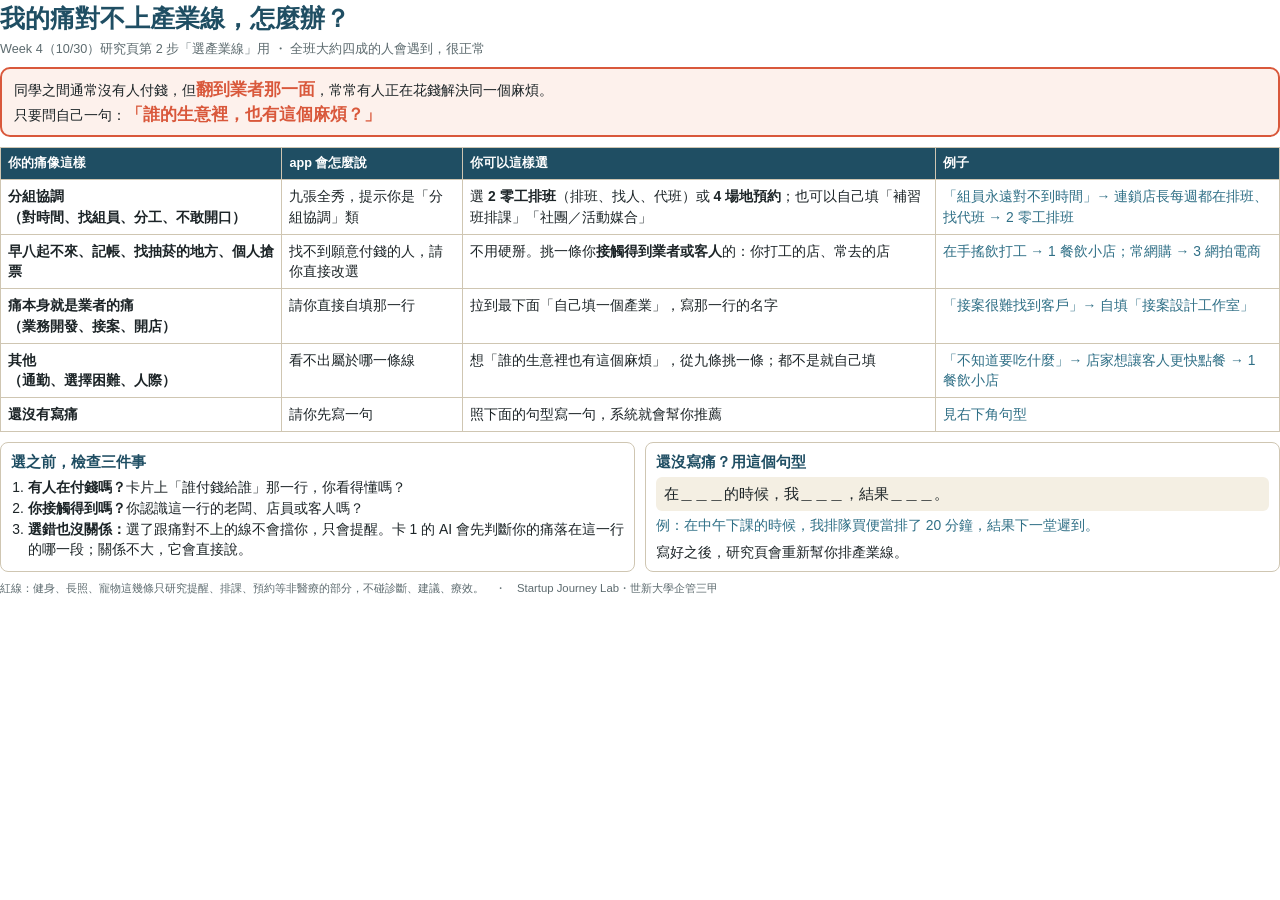
<file: docs/handouts/WEEK4_ONEPAGE_MISMATCH.html>
<!doctype html><html lang="zh-Hant"><head><meta charset="utf-8"><title>痛對不上產業線怎麼辦</title>
<style>
@page{size:A4;margin:12mm 13mm}
*{box-sizing:border-box}
body{font-family:"Noto Sans CJK TC","Noto Sans TC","PingFang TC",sans-serif;color:#1c2427;font-size:10.4pt;line-height:1.5;margin:0}
h1{font-size:19pt;margin:0 0 2px;color:#1f4e63}
.sub{color:#5d6b6f;margin:0 0 8px;font-size:9.5pt}
.key{border:2px solid #d9583b;border-radius:10px;padding:8px 12px;margin:0 0 10px;background:#fdf1ec}
.key b{color:#d9583b;font-size:12.5pt}
table{width:100%;border-collapse:collapse;margin:0 0 10px}
th,td{border:1px solid #cfc6b2;padding:6px 7px;vertical-align:top;text-align:left}
th{background:#1f4e63;color:#fff;font-size:9.5pt}
td:first-child{font-weight:700;width:22%}
.ex{color:#2f6f86}
.box{display:grid;grid-template-columns:1fr 1fr;gap:10px}
.card{border:1px solid #cfc6b2;border-radius:8px;padding:8px 10px}
.card h3{margin:0 0 4px;font-size:11pt;color:#1f4e63}
.card ol,.card ul{margin:0;padding-left:1.2em}
.fill{font-size:11pt;background:#f4efe3;border-radius:6px;padding:6px 8px;margin:4px 0}
.foot{font-size:8.5pt;color:#5d6b6f;margin-top:8px}
</style></head><body>
<h1>我的痛對不上產業線，怎麼辦？</h1>
<p class="sub">Week 4（10/30）研究頁第 2 步「選產業線」用 ・ 全班大約四成的人會遇到，很正常</p>
<div class="key">同學之間通常沒有人付錢，但<b>翻到業者那一面</b>，常常有人正在花錢解決同一個麻煩。<br>只要問自己一句：<b>「誰的生意裡，也有這個麻煩？」</b></div>
<table>
<tr><th>你的痛像這樣</th><th>app 會怎麼說</th><th>你可以這樣選</th><th>例子</th></tr>
<tr><td>分組協調<br>（對時間、找組員、分工、不敢開口）</td><td>九張全秀，提示你是「分組協調」類</td><td>選 <b>2 零工排班</b>（排班、找人、代班）或 <b>4 場地預約</b>；也可以自己填「補習班排課」「社團／活動媒合」</td><td class="ex">「組員永遠對不到時間」→ 連鎖店長每週都在排班、找代班 → 2 零工排班</td></tr>
<tr><td>早八起不來、記帳、找抽菸的地方、個人搶票</td><td>找不到願意付錢的人，請你直接改選</td><td>不用硬掰。挑一條你<b>接觸得到業者或客人</b>的：你打工的店、常去的店</td><td class="ex">在手搖飲打工 → 1 餐飲小店；常網購 → 3 網拍電商</td></tr>
<tr><td>痛本身就是業者的痛<br>（業務開發、接案、開店）</td><td>請你直接自填那一行</td><td>拉到最下面「自己填一個產業」，寫那一行的名字</td><td class="ex">「接案很難找到客戶」→ 自填「接案設計工作室」</td></tr>
<tr><td>其他<br>（通勤、選擇困難、人際）</td><td>看不出屬於哪一條線</td><td>想「誰的生意裡也有這個麻煩」，從九條挑一條；都不是就自己填</td><td class="ex">「不知道要吃什麼」→ 店家想讓客人更快點餐 → 1 餐飲小店</td></tr>
<tr><td>還沒有寫痛</td><td>請你先寫一句</td><td>照下面的句型寫一句，系統就會幫你推薦</td><td class="ex">見右下角句型</td></tr>
</table>
<div class="box">
<div class="card"><h3>選之前，檢查三件事</h3><ol>
<li><b>有人在付錢嗎？</b>卡片上「誰付錢給誰」那一行，你看得懂嗎？</li>
<li><b>你接觸得到嗎？</b>你認識這一行的老闆、店員或客人嗎？</li>
<li><b>選錯也沒關係：</b>選了跟痛對不上的線不會擋你，只會提醒。卡 1 的 AI 會先判斷你的痛落在這一行的哪一段；關係不大，它會直接說。</li></ol></div>
<div class="card"><h3>還沒寫痛？用這個句型</h3>
<p class="fill">在＿＿＿的時候，我＿＿＿，結果＿＿＿。</p>
<p class="ex" style="margin:4px 0 0">例：在中午下課的時候，我排隊買便當排了 20 分鐘，結果下一堂遲到。</p>
<p style="margin:6px 0 0">寫好之後，研究頁會重新幫你排產業線。</p></div>
</div>
<p class="foot">紅線：健身、長照、寵物這幾條只研究提醒、排課、預約等非醫療的部分，不碰診斷、建議、療效。　・　Startup Journey Lab・世新大學企管三甲</p>
</body></html>
</file>
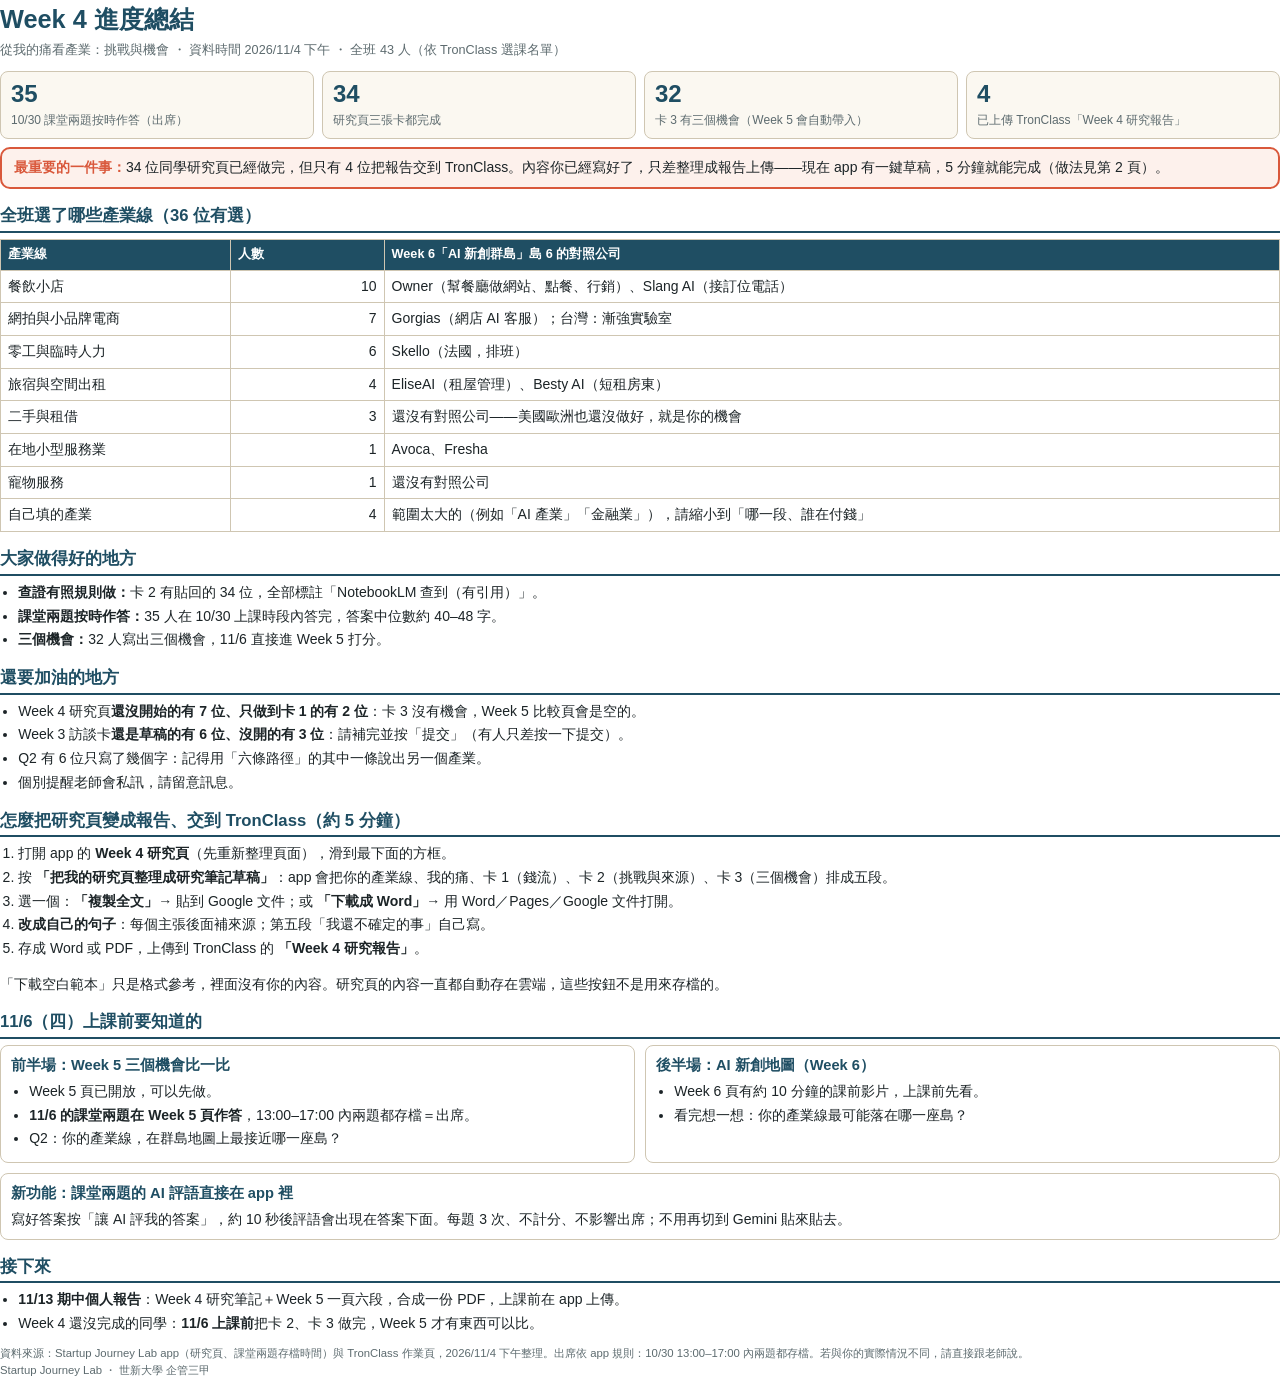
<file: docs/handouts/WEEK4_SUMMARY_GROUP.html>
<!doctype html><html lang="zh-Hant"><head><meta charset="utf-8"><title>Week 4 進度總結</title>
<style>
@page{size:A4;margin:13mm 14mm}
*{box-sizing:border-box}
body{font-family:"Noto Sans CJK TC",sans-serif;color:#1c2427;font-size:10.5pt;line-height:1.55;margin:0}
h1{font-size:19pt;margin:0 0 2px;color:#1f4e63}
.sub{color:#5d6b6f;margin:0 0 10px;font-size:9.5pt}
h2{font-size:12.5pt;color:#1f4e63;margin:14px 0 6px;border-bottom:2px solid #1f4e63;padding-bottom:2px}
.kpis{display:grid;grid-template-columns:repeat(4,1fr);gap:8px;margin:6px 0 4px}
.kpi{border:1px solid #cfc6b2;border-radius:8px;padding:8px 10px;background:#fbf8f1}
.kpi b{display:block;font-size:18pt;color:#1f4e63;line-height:1.2}
.kpi span{font-size:9pt;color:#5d6b6f}
table{width:100%;border-collapse:collapse;margin:4px 0}
th,td{border:1px solid #cfc6b2;padding:5px 7px;text-align:left;vertical-align:top}
th{background:#1f4e63;color:#fff;font-size:9.5pt}
td.n{text-align:right;width:12%}
.key{border:2px solid #d9583b;border-radius:10px;padding:8px 12px;background:#fdf1ec;margin:8px 0}
.key b{color:#d9583b}
ol,ul{margin:4px 0;padding-left:1.3em}
li{margin:2px 0}
.two{display:grid;grid-template-columns:1fr 1fr;gap:10px}
.card{border:1px solid #cfc6b2;border-radius:8px;padding:8px 10px}
.card h3{margin:0 0 4px;font-size:11pt;color:#1f4e63}
.foot{font-size:8.5pt;color:#5d6b6f;margin-top:10px}
.pb{break-before:page}
</style></head><body>
<h1>Week 4 進度總結</h1>
<p class="sub">從我的痛看產業：挑戰與機會 ・ 資料時間 2026/11/4 下午 ・ 全班 43 人（依 TronClass 選課名單）</p>

<div class="kpis">
 <div class="kpi"><b>35</b><span>10/30 課堂兩題按時作答（出席）</span></div>
 <div class="kpi"><b>34</b><span>研究頁三張卡都完成</span></div>
 <div class="kpi"><b>32</b><span>卡 3 有三個機會（Week 5 會自動帶入）</span></div>
 <div class="kpi"><b>4</b><span>已上傳 TronClass「Week 4 研究報告」</span></div>
</div>

<div class="key"><b>最重要的一件事：</b>34 位同學研究頁已經做完，但只有 4 位把報告交到 TronClass。內容你已經寫好了，只差整理成報告上傳——現在 app 有一鍵草稿，5 分鐘就能完成（做法見第 2 頁）。</div>

<h2>全班選了哪些產業線（36 位有選）</h2>
<table>
<tr><th>產業線</th><th>人數</th><th>Week 6「AI 新創群島」島 6 的對照公司</th></tr>
<tr><td>餐飲小店</td><td class="n">10</td><td>Owner（幫餐廳做網站、點餐、行銷）、Slang AI（接訂位電話）</td></tr>
<tr><td>網拍與小品牌電商</td><td class="n">7</td><td>Gorgias（網店 AI 客服）；台灣：漸強實驗室</td></tr>
<tr><td>零工與臨時人力</td><td class="n">6</td><td>Skello（法國，排班）</td></tr>
<tr><td>旅宿與空間出租</td><td class="n">4</td><td>EliseAI（租屋管理）、Besty AI（短租房東）</td></tr>
<tr><td>二手與租借</td><td class="n">3</td><td>還沒有對照公司——美國歐洲也還沒做好，就是你的機會</td></tr>
<tr><td>在地小型服務業</td><td class="n">1</td><td>Avoca、Fresha</td></tr>
<tr><td>寵物服務</td><td class="n">1</td><td>還沒有對照公司</td></tr>
<tr><td>自己填的產業</td><td class="n">4</td><td>範圍太大的（例如「AI 產業」「金融業」），請縮小到「哪一段、誰在付錢」</td></tr>
</table>

<h2>大家做得好的地方</h2>
<ul>
<li><b>查證有照規則做：</b>卡 2 有貼回的 34 位，全部標註「NotebookLM 查到（有引用）」。</li>
<li><b>課堂兩題按時作答：</b>35 人在 10/30 上課時段內答完，答案中位數約 40–48 字。</li>
<li><b>三個機會：</b>32 人寫出三個機會，11/6 直接進 Week 5 打分。</li>
</ul>

<h2>還要加油的地方</h2>
<ul>
<li>Week 4 研究頁<b>還沒開始的有 7 位、只做到卡 1 的有 2 位</b>：卡 3 沒有機會，Week 5 比較頁會是空的。</li>
<li>Week 3 訪談卡<b>還是草稿的有 6 位、沒開的有 3 位</b>：請補完並按「提交」（有人只差按一下提交）。</li>
<li>Q2 有 6 位只寫了幾個字：記得用「六條路徑」的其中一條說出另一個產業。</li>
<li>個別提醒老師會私訊，請留意訊息。</li>
</ul>

<div class="pb"></div>
<h2>怎麼把研究頁變成報告、交到 TronClass（約 5 分鐘）</h2>
<ol>
<li>打開 app 的 <b>Week 4 研究頁</b>（先重新整理頁面），滑到最下面的方框。</li>
<li>按 <b>「把我的研究頁整理成研究筆記草稿」</b>：app 會把你的產業線、我的痛、卡 1（錢流）、卡 2（挑戰與來源）、卡 3（三個機會）排成五段。</li>
<li>選一個：<b>「複製全文」</b>→ 貼到 Google 文件；或 <b>「下載成 Word」</b>→ 用 Word／Pages／Google 文件打開。</li>
<li><b>改成自己的句子</b>：每個主張後面補來源；第五段「我還不確定的事」自己寫。</li>
<li>存成 Word 或 PDF，上傳到 TronClass 的 <b>「Week 4 研究報告」</b>。</li>
</ol>
<p>「下載空白範本」只是格式參考，裡面沒有你的內容。研究頁的內容一直都自動存在雲端，這些按鈕不是用來存檔的。</p>

<h2>11/6（四）上課前要知道的</h2>
<div class="two">
<div class="card"><h3>前半場：Week 5 三個機會比一比</h3>
<ul>
<li>Week 5 頁已開放，可以先做。</li>
<li><b>11/6 的課堂兩題在 Week 5 頁作答</b>，13:00–17:00 內兩題都存檔＝出席。</li>
<li>Q2：你的產業線，在群島地圖上最接近哪一座島？</li>
</ul></div>
<div class="card"><h3>後半場：AI 新創地圖（Week 6）</h3>
<ul>
<li>Week 6 頁有約 10 分鐘的課前影片，上課前先看。</li>
<li>看完想一想：你的產業線最可能落在哪一座島？</li>
</ul></div>
</div>
<div class="card" style="margin-top:10px"><h3>新功能：課堂兩題的 AI 評語直接在 app 裡</h3>
寫好答案按「讓 AI 評我的答案」，約 10 秒後評語會出現在答案下面。每題 3 次、不計分、不影響出席；不用再切到 Gemini 貼來貼去。</div>

<h2>接下來</h2>
<ul>
<li><b>11/13 期中個人報告</b>：Week 4 研究筆記＋Week 5 一頁六段，合成一份 PDF，上課前在 app 上傳。</li>
<li>Week 4 還沒完成的同學：<b>11/6 上課前</b>把卡 2、卡 3 做完，Week 5 才有東西可以比。</li>
</ul>
<p class="foot">資料來源：Startup Journey Lab app（研究頁、課堂兩題存檔時間）與 TronClass 作業頁，2026/11/4 下午整理。出席依 app 規則：10/30 13:00–17:00 內兩題都存檔。若與你的實際情況不同，請直接跟老師說。<br>Startup Journey Lab ・ 世新大學 企管三甲</p>
</body></html>
</file>
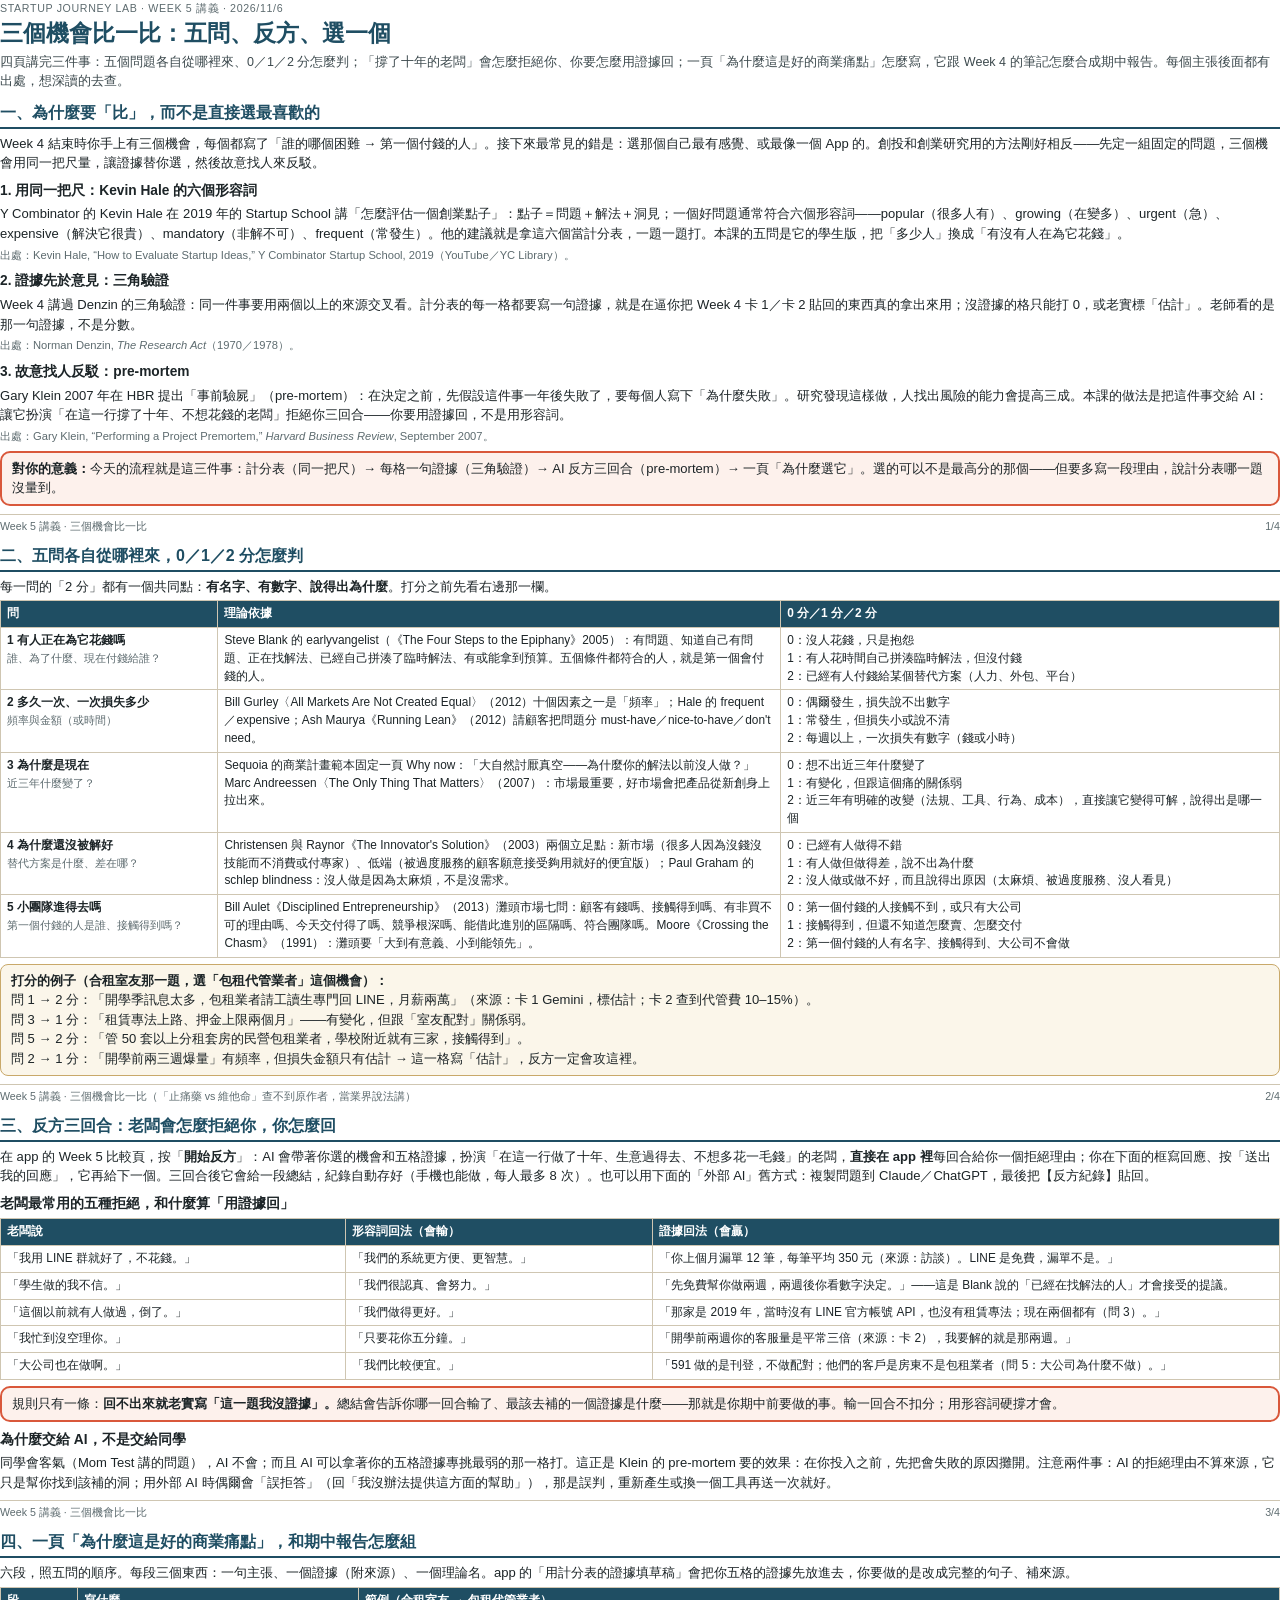
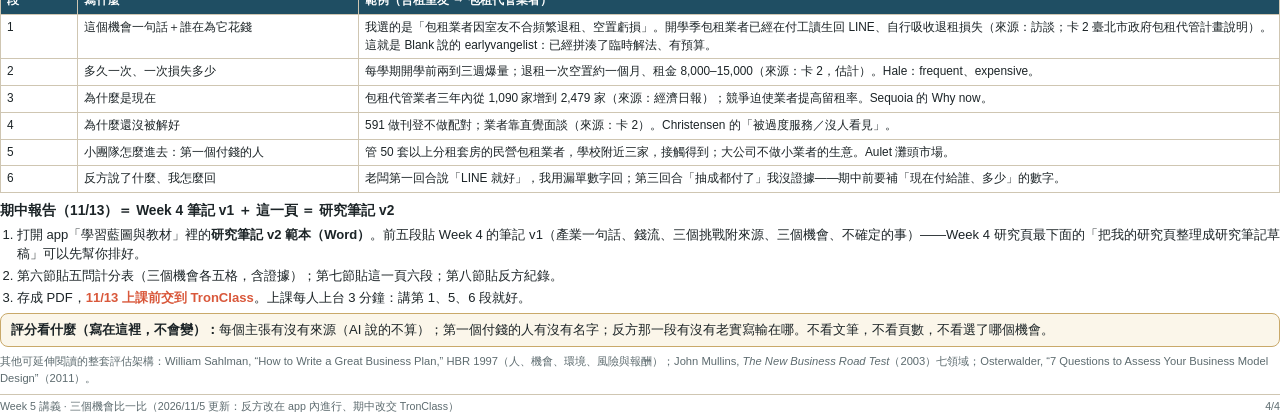
<file: docs/handouts/WEEK5_HANDOUT.html>
<!doctype html><html lang="zh-Hant"><head><meta charset="utf-8"><title>Week 5 講義</title>
<style>
@page{size:A4;margin:12mm 13mm}
*{box-sizing:border-box}
body{font-family:"Noto Sans CJK TC",sans-serif;color:#1c2427;font-size:9.8pt;line-height:1.5;margin:0}
.eye{font-size:8pt;letter-spacing:.06em;color:#5d6b6f;margin:0}
h1{font-size:17pt;margin:0 0 3px;color:#1f4e63}
.sub{color:#3d4a4e;margin:0 0 8px;font-size:9.4pt}
h2{font-size:12pt;color:#1f4e63;margin:10px 0 5px;border-bottom:2px solid #1f4e63;padding-bottom:2px}
h3{font-size:10.3pt;margin:8px 0 2px;color:#1c2427}
p{margin:3px 0}
.src{font-size:8.4pt;color:#5d6b6f}
table{width:100%;border-collapse:collapse;margin:4px 0}
th,td{border:1px solid #cfc6b2;padding:4px 6px;text-align:left;vertical-align:top;font-size:8.9pt}
th{background:#1f4e63;color:#fff}
td.q{font-weight:700;width:17%}
td.q span{display:block;font-weight:400;color:#5d6b6f;font-size:8.4pt}
.box{border:1.5px solid #c9a96a;border-radius:8px;padding:6px 10px;background:#fbf6ea;margin:6px 0}
.key{border:2px solid #d9583b;border-radius:10px;padding:6px 10px;background:#fdf1ec;margin:6px 0}
ol{margin:3px 0;padding-left:1.3em}li{margin:2px 0}
.foot{font-size:8pt;color:#5d6b6f;border-top:1px solid #cfc6b2;margin-top:8px;padding-top:3px;display:flex;justify-content:space-between}
.pb{break-before:page}
b.r{color:#d9583b}
</style></head><body>

<p class="eye">STARTUP JOURNEY LAB · WEEK 5 講義 · 2026/11/6</p>
<h1>三個機會比一比：五問、反方、選一個</h1>
<p class="sub">四頁講完三件事：五個問題各自從哪裡來、0／1／2 分怎麼判；「撐了十年的老闆」會怎麼拒絕你、你要怎麼用證據回；一頁「為什麼這是好的商業痛點」怎麼寫，它跟 Week 4 的筆記怎麼合成期中報告。每個主張後面都有出處，想深讀的去查。</p>

<h2>一、為什麼要「比」，而不是直接選最喜歡的</h2>
<p>Week 4 結束時你手上有三個機會，每個都寫了「誰的哪個困難 → 第一個付錢的人」。接下來最常見的錯是：選那個自己最有感覺、或最像一個 App 的。創投和創業研究用的方法剛好相反——先定一組固定的問題，三個機會用同一把尺量，讓證據替你選，然後故意找人來反駁。</p>

<h3>1. 用同一把尺：Kevin Hale 的六個形容詞</h3>
<p>Y Combinator 的 Kevin Hale 在 2019 年的 Startup School 講「怎麼評估一個創業點子」：點子＝問題＋解法＋洞見；一個好問題通常符合六個形容詞——popular（很多人有）、growing（在變多）、urgent（急）、expensive（解決它很貴）、mandatory（非解不可）、frequent（常發生）。他的建議就是拿這六個當計分表，一題一題打。本課的五問是它的學生版，把「多少人」換成「有沒有人在為它花錢」。</p>
<p class="src">出處：Kevin Hale, “How to Evaluate Startup Ideas,” Y Combinator Startup School, 2019（YouTube／YC Library）。</p>

<h3>2. 證據先於意見：三角驗證</h3>
<p>Week 4 講過 Denzin 的三角驗證：同一件事要用兩個以上的來源交叉看。計分表的每一格都要寫一句證據，就是在逼你把 Week 4 卡 1／卡 2 貼回的東西真的拿出來用；沒證據的格只能打 0，或老實標「估計」。老師看的是那一句證據，不是分數。</p>
<p class="src">出處：Norman Denzin, <i>The Research Act</i>（1970／1978）。</p>

<h3>3. 故意找人反駁：pre-mortem</h3>
<p>Gary Klein 2007 年在 HBR 提出「事前驗屍」（pre-mortem）：在決定之前，先假設這件事一年後失敗了，要每個人寫下「為什麼失敗」。研究發現這樣做，人找出風險的能力會提高三成。本課的做法是把這件事交給 AI：讓它扮演「在這一行撐了十年、不想花錢的老闆」拒絕你三回合——你要用證據回，不是用形容詞。</p>
<p class="src">出處：Gary Klein, “Performing a Project Premortem,” <i>Harvard Business Review</i>, September 2007。</p>

<div class="key"><b>對你的意義：</b>今天的流程就是這三件事：計分表（同一把尺）→ 每格一句證據（三角驗證）→ AI 反方三回合（pre-mortem）→ 一頁「為什麼選它」。選的可以不是最高分的那個——但要多寫一段理由，說計分表哪一題沒量到。</div>
<div class="foot"><span>Week 5 講義 · 三個機會比一比</span><span>1/4</span></div>

<div class="pb"></div>
<h2>二、五問各自從哪裡來，0／1／2 分怎麼判</h2>
<p>每一問的「2 分」都有一個共同點：<b>有名字、有數字、說得出為什麼</b>。打分之前先看右邊那一欄。</p>
<table>
<tr><th>問</th><th style="width:44%">理論依據</th><th>0 分／1 分／2 分</th></tr>
<tr><td class="q">1 有人正在為它花錢嗎<span>誰、為了什麼、現在付錢給誰？</span></td><td>Steve Blank 的 earlyvangelist（《The Four Steps to the Epiphany》2005）：有問題、知道自己有問題、正在找解法、已經自己拼湊了臨時解法、有或能拿到預算。五個條件都符合的人，就是第一個會付錢的人。</td><td>0：沒人花錢，只是抱怨<br>1：有人花時間自己拼湊臨時解法，但沒付錢<br>2：已經有人付錢給某個替代方案（人力、外包、平台）</td></tr>
<tr><td class="q">2 多久一次、一次損失多少<span>頻率與金額（或時間）</span></td><td>Bill Gurley〈All Markets Are Not Created Equal〉（2012）十個因素之一是「頻率」；Hale 的 frequent／expensive；Ash Maurya《Running Lean》（2012）請顧客把問題分 must-have／nice-to-have／don't need。</td><td>0：偶爾發生，損失說不出數字<br>1：常發生，但損失小或說不清<br>2：每週以上，一次損失有數字（錢或小時）</td></tr>
<tr><td class="q">3 為什麼是現在<span>近三年什麼變了？</span></td><td>Sequoia 的商業計畫範本固定一頁 Why now：「大自然討厭真空——為什麼你的解法以前沒人做？」Marc Andreessen〈The Only Thing That Matters〉（2007）：市場最重要，好市場會把產品從新創身上拉出來。</td><td>0：想不出近三年什麼變了<br>1：有變化，但跟這個痛的關係弱<br>2：近三年有明確的改變（法規、工具、行為、成本），直接讓它變得可解，說得出是哪一個</td></tr>
<tr><td class="q">4 為什麼還沒被解好<span>替代方案是什麼、差在哪？</span></td><td>Christensen 與 Raynor《The Innovator's Solution》（2003）兩個立足點：新市場（很多人因為沒錢沒技能而不消費或付專家）、低端（被過度服務的顧客願意接受夠用就好的便宜版）；Paul Graham 的 schlep blindness：沒人做是因為太麻煩，不是沒需求。</td><td>0：已經有人做得不錯<br>1：有人做但做得差，說不出為什麼<br>2：沒人做或做不好，而且說得出原因（太麻煩、被過度服務、沒人看見）</td></tr>
<tr><td class="q">5 小團隊進得去嗎<span>第一個付錢的人是誰、接觸得到嗎？</span></td><td>Bill Aulet《Disciplined Entrepreneurship》（2013）灘頭市場七問：顧客有錢嗎、接觸得到嗎、有非買不可的理由嗎、今天交付得了嗎、競爭根深嗎、能借此進別的區隔嗎、符合團隊嗎。Moore《Crossing the Chasm》（1991）：灘頭要「大到有意義、小到能領先」。</td><td>0：第一個付錢的人接觸不到，或只有大公司<br>1：接觸得到，但還不知道怎麼賣、怎麼交付<br>2：第一個付錢的人有名字、接觸得到、大公司不會做</td></tr>
</table>
<div class="box"><b>打分的例子（合租室友那一題，選「包租代管業者」這個機會）：</b><br>
問 1 → 2 分：「開學季訊息太多，包租業者請工讀生專門回 LINE，月薪兩萬」（來源：卡 1 Gemini，標估計；卡 2 查到代管費 10–15%）。<br>
問 3 → 1 分：「租賃專法上路、押金上限兩個月」——有變化，但跟「室友配對」關係弱。<br>
問 5 → 2 分：「管 50 套以上分租套房的民營包租業者，學校附近就有三家，接觸得到」。<br>
問 2 → 1 分：「開學前兩三週爆量」有頻率，但損失金額只有估計 → 這一格寫「估計」，反方一定會攻這裡。</div>
<div class="foot"><span>Week 5 講義 · 三個機會比一比（「止痛藥 vs 維他命」查不到原作者，當業界說法講）</span><span>2/4</span></div>

<div class="pb"></div>
<h2>三、反方三回合：老闆會怎麼拒絕你，你怎麼回</h2>
<p>在 app 的 Week 5 比較頁，按「<b>開始反方</b>」：AI 會帶著你選的機會和五格證據，扮演「在這一行做了十年、生意過得去、不想多花一毛錢」的老闆，<b>直接在 app 裡</b>每回合給你一個拒絕理由；你在下面的框寫回應、按「送出我的回應」，它再給下一個。三回合後它會給一段總結，紀錄自動存好（手機也能做，每人最多 8 次）。也可以用下面的「外部 AI」舊方式：複製問題到 Claude／ChatGPT，最後把【反方紀錄】貼回。</p>
<h3>老闆最常用的五種拒絕，和什麼算「用證據回」</h3>
<table>
<tr><th style="width:27%">老闆說</th><th style="width:24%">形容詞回法（會輸）</th><th>證據回法（會贏）</th></tr>
<tr><td>「我用 LINE 群就好了，不花錢。」</td><td>「我們的系統更方便、更智慧。」</td><td>「你上個月漏單 12 筆，每筆平均 350 元（來源：訪談）。LINE 是免費，漏單不是。」</td></tr>
<tr><td>「學生做的我不信。」</td><td>「我們很認真、會努力。」</td><td>「先免費幫你做兩週，兩週後你看數字決定。」——這是 Blank 說的「已經在找解法的人」才會接受的提議。</td></tr>
<tr><td>「這個以前就有人做過，倒了。」</td><td>「我們做得更好。」</td><td>「那家是 2019 年，當時沒有 LINE 官方帳號 API，也沒有租賃專法；現在兩個都有（問 3）。」</td></tr>
<tr><td>「我忙到沒空理你。」</td><td>「只要花你五分鐘。」</td><td>「開學前兩週你的客服量是平常三倍（來源：卡 2），我要解的就是那兩週。」</td></tr>
<tr><td>「大公司也在做啊。」</td><td>「我們比較便宜。」</td><td>「591 做的是刊登，不做配對；他們的客戶是房東不是包租業者（問 5：大公司為什麼不做）。」</td></tr>
</table>
<div class="key">規則只有一條：<b>回不出來就老實寫「這一題我沒證據」。</b>總結會告訴你哪一回合輸了、最該去補的一個證據是什麼——那就是你期中前要做的事。輸一回合不扣分；用形容詞硬撐才會。</div>
<h3>為什麼交給 AI，不是交給同學</h3>
<p>同學會客氣（Mom Test 講的問題），AI 不會；而且 AI 可以拿著你的五格證據專挑最弱的那一格打。這正是 Klein 的 pre-mortem 要的效果：在你投入之前，先把會失敗的原因攤開。注意兩件事：AI 的拒絕理由不算來源，它只是幫你找到該補的洞；用外部 AI 時偶爾會「誤拒答」（回「我沒辦法提供這方面的幫助」），那是誤判，重新產生或換一個工具再送一次就好。</p>
<div class="foot"><span>Week 5 講義 · 三個機會比一比</span><span>3/4</span></div>

<div class="pb"></div>
<h2>四、一頁「為什麼這是好的商業痛點」，和期中報告怎麼組</h2>
<p>六段，照五問的順序。每段三個東西：一句主張、一個證據（附來源）、一個理論名。app 的「用計分表的證據填草稿」會把你五格的證據先放進去，你要做的是改成完整的句子、補來源。</p>
<table>
<tr><th style="width:6%">段</th><th style="width:22%">寫什麼</th><th>範例（合租室友 → 包租代管業者）</th></tr>
<tr><td>1</td><td>這個機會一句話＋誰在為它花錢</td><td>我選的是「包租業者因室友不合頻繁退租、空置虧損」。開學季包租業者已經在付工讀生回 LINE、自行吸收退租損失（來源：訪談；卡 2 臺北市政府包租代管計畫說明）。這就是 Blank 說的 earlyvangelist：已經拼湊了臨時解法、有預算。</td></tr>
<tr><td>2</td><td>多久一次、一次損失多少</td><td>每學期開學前兩到三週爆量；退租一次空置約一個月、租金 8,000–15,000（來源：卡 2，估計）。Hale：frequent、expensive。</td></tr>
<tr><td>3</td><td>為什麼是現在</td><td>包租代管業者三年內從 1,090 家增到 2,479 家（來源：經濟日報）；競爭迫使業者提高留租率。Sequoia 的 Why now。</td></tr>
<tr><td>4</td><td>為什麼還沒被解好</td><td>591 做刊登不做配對；業者靠直覺面談（來源：卡 2）。Christensen 的「被過度服務／沒人看見」。</td></tr>
<tr><td>5</td><td>小團隊怎麼進去：第一個付錢的人</td><td>管 50 套以上分租套房的民營包租業者，學校附近三家，接觸得到；大公司不做小業者的生意。Aulet 灘頭市場。</td></tr>
<tr><td>6</td><td>反方說了什麼、我怎麼回</td><td>老闆第一回合說「LINE 就好」，我用漏單數字回；第三回合「抽成都付了」我沒證據——期中前要補「現在付給誰、多少」的數字。</td></tr>
</table>
<h3>期中報告（11/13）＝ Week 4 筆記 v1 ＋ 這一頁 ＝ 研究筆記 v2</h3>
<ol>
<li>打開 app「學習藍圖與教材」裡的<b>研究筆記 v2 範本（Word）</b>。前五段貼 Week 4 的筆記 v1（產業一句話、錢流、三個挑戰附來源、三個機會、不確定的事）——Week 4 研究頁最下面的「把我的研究頁整理成研究筆記草稿」可以先幫你排好。</li>
<li>第六節貼五問計分表（三個機會各五格，含證據）；第七節貼這一頁六段；第八節貼反方紀錄。</li>
<li>存成 PDF，<b class="r">11/13 上課前交到 TronClass</b>。上課每人上台 3 分鐘：講第 1、5、6 段就好。</li>
</ol>
<div class="box"><b>評分看什麼（寫在這裡，不會變）：</b>每個主張有沒有來源（AI 說的不算）；第一個付錢的人有沒有名字；反方那一段有沒有老實寫輸在哪。不看文筆，不看頁數，不看選了哪個機會。</div>
<p class="src">其他可延伸閱讀的整套評估架構：William Sahlman, “How to Write a Great Business Plan,” HBR 1997（人、機會、環境、風險與報酬）；John Mullins, <i>The New Business Road Test</i>（2003）七領域；Osterwalder, “7 Questions to Assess Your Business Model Design”（2011）。</p>
<div class="foot"><span>Week 5 講義 · 三個機會比一比（2026/11/5 更新：反方改在 app 內進行、期中改交 TronClass）</span><span>4/4</span></div>
</body></html>
</file>
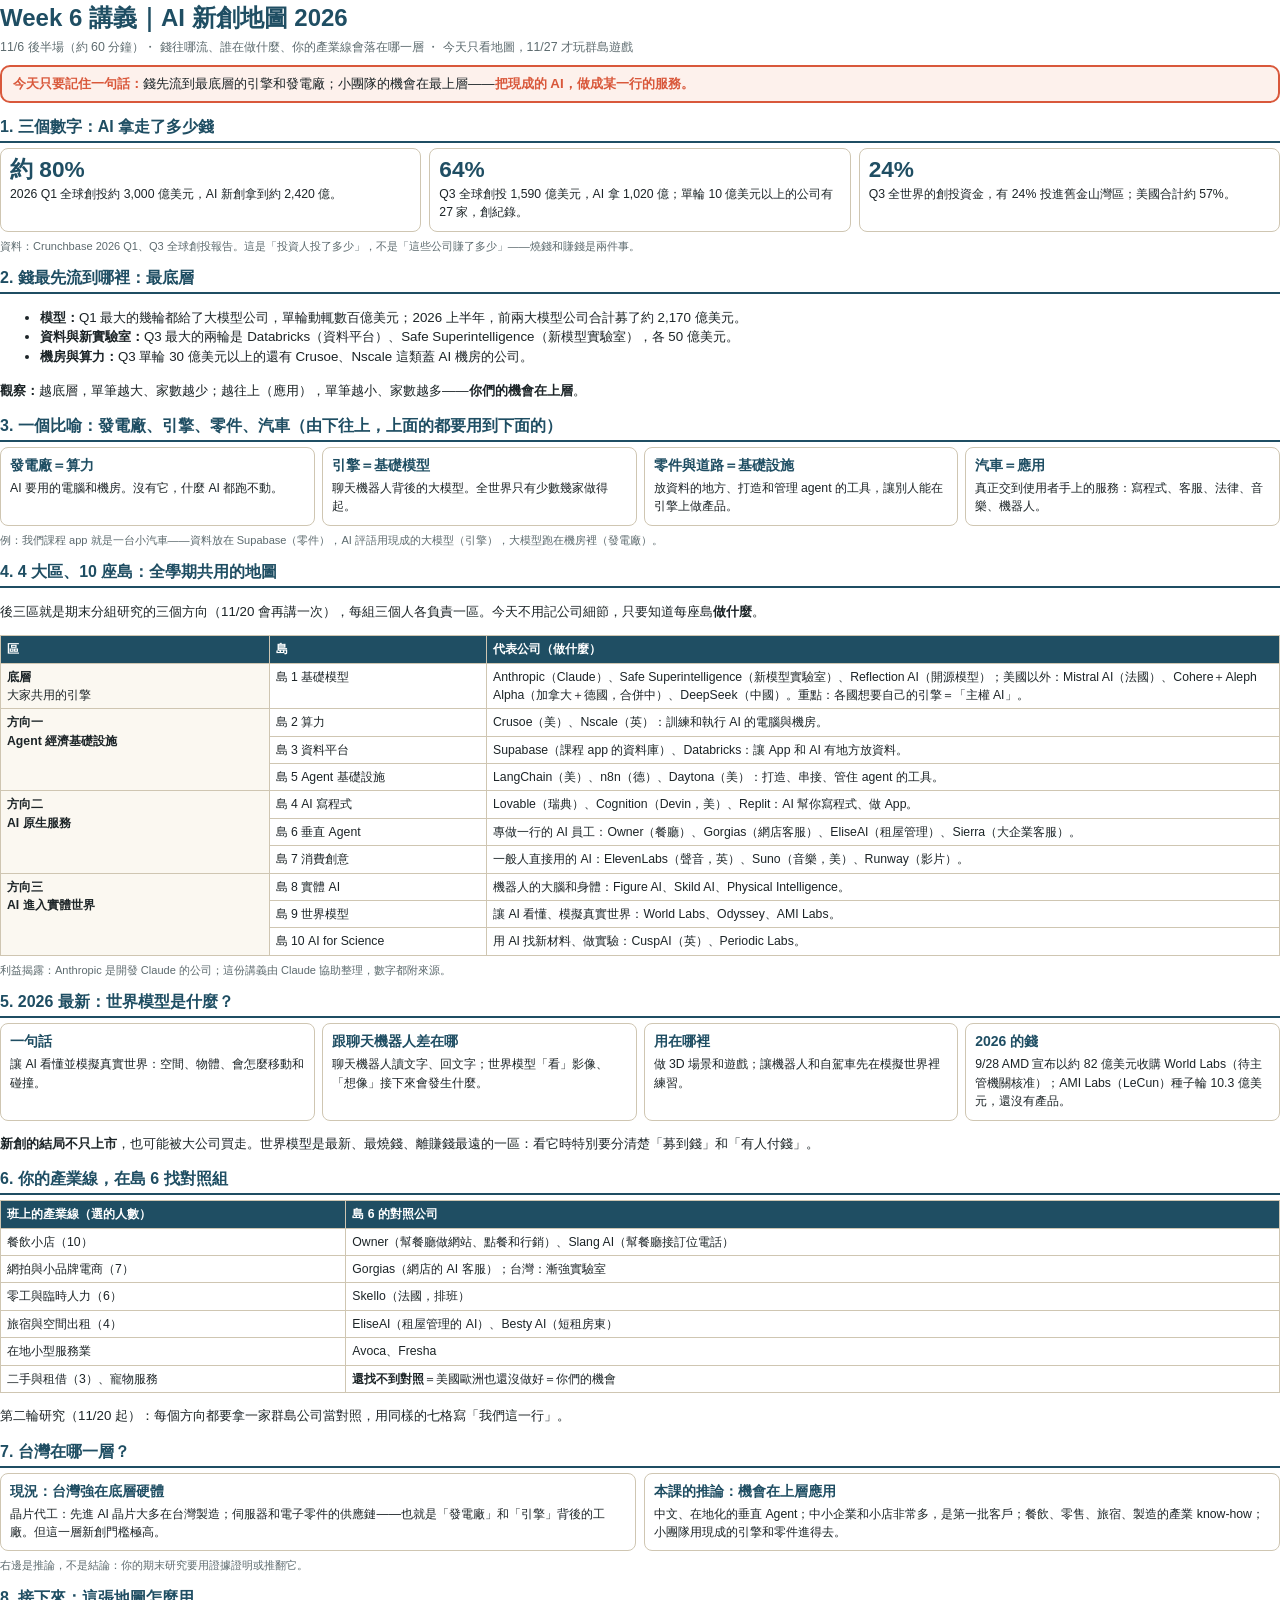
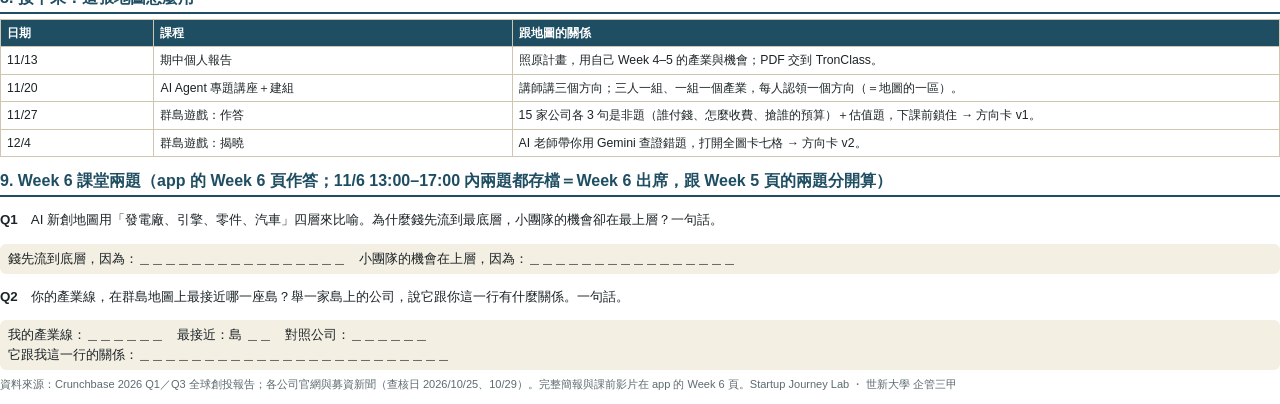
<file: docs/handouts/WEEK6_HANDOUT.html>
<!doctype html><html lang="zh-Hant"><head><meta charset="utf-8"><title>Week 6 講義</title>
<style>
@page{size:A4;margin:12mm 13mm}
*{box-sizing:border-box}
body{font-family:"Noto Sans CJK TC",sans-serif;color:#1c2427;font-size:10pt;line-height:1.5;margin:0}
h1{font-size:18pt;margin:0 0 2px;color:#1f4e63}
.sub{color:#5d6b6f;margin:0 0 8px;font-size:9.3pt}
h2{font-size:12pt;color:#1f4e63;margin:12px 0 5px;border-bottom:2px solid #1f4e63;padding-bottom:2px}
h3{font-size:10.5pt;margin:0 0 3px;color:#1f4e63}
table{width:100%;border-collapse:collapse;margin:4px 0}
th,td{border:1px solid #cfc6b2;padding:4px 6px;text-align:left;vertical-align:top;font-size:9.2pt}
th{background:#1f4e63;color:#fff}
td.k{font-weight:700;background:#fbf8f1;white-space:nowrap}
.key{border:2px solid #d9583b;border-radius:10px;padding:7px 11px;background:#fdf1ec;margin:7px 0}
.key b{color:#d9583b}
.g3{display:grid;grid-template-columns:1fr 1fr 1fr;gap:8px}
.g4{display:grid;grid-template-columns:repeat(4,1fr);gap:7px}
.g2{display:grid;grid-template-columns:1fr 1fr;gap:8px}
.card{border:1px solid #cfc6b2;border-radius:8px;padding:7px 9px;background:#fff}
.card p{margin:2px 0;font-size:9.2pt}
.num{font-size:17pt;font-weight:700;color:#1f4e63;line-height:1.2}
.foot{font-size:8.3pt;color:#5d6b6f;margin-top:6px}
.pb{break-before:page}
.dir{display:inline-block;font-size:8.3pt;padding:0 6px;border-radius:4px;background:#e4eef1;color:#1f4e63;margin-left:4px}
.fill{background:#f4efe3;border-radius:6px;padding:5px 8px;margin:3px 0}
</style></head><body>

<h1>Week 6 講義｜AI 新創地圖 2026</h1>
<p class="sub">11/6 後半場（約 60 分鐘）・ 錢往哪流、誰在做什麼、你的產業線會落在哪一層 ・ 今天只看地圖，11/27 才玩群島遊戲</p>

<div class="key"><b>今天只要記住一句話：</b>錢先流到最底層的引擎和發電廠；小團隊的機會在最上層——<b>把現成的 AI，做成某一行的服務。</b></div>

<h2>1. 三個數字：AI 拿走了多少錢</h2>
<div class="g3">
<div class="card"><div class="num">約 80%</div><p>2026 Q1 全球創投約 3,000 億美元，AI 新創拿到約 2,420 億。</p></div>
<div class="card"><div class="num">64%</div><p>Q3 全球創投 1,590 億美元，AI 拿 1,020 億；單輪 10 億美元以上的公司有 27 家，創紀錄。</p></div>
<div class="card"><div class="num">24%</div><p>Q3 全世界的創投資金，有 24% 投進舊金山灣區；美國合計約 57%。</p></div>
</div>
<p class="foot">資料：Crunchbase 2026 Q1、Q3 全球創投報告。這是「投資人投了多少」，不是「這些公司賺了多少」——燒錢和賺錢是兩件事。</p>

<h2>2. 錢最先流到哪裡：最底層</h2>
<ul>
<li><b>模型：</b>Q1 最大的幾輪都給了大模型公司，單輪動輒數百億美元；2026 上半年，前兩大模型公司合計募了約 2,170 億美元。</li>
<li><b>資料與新實驗室：</b>Q3 最大的兩輪是 Databricks（資料平台）、Safe Superintelligence（新模型實驗室），各 50 億美元。</li>
<li><b>機房與算力：</b>Q3 單輪 30 億美元以上的還有 Crusoe、Nscale 這類蓋 AI 機房的公司。</li>
</ul>
<p><b>觀察：</b>越底層，單筆越大、家數越少；越往上（應用），單筆越小、家數越多——<b>你們的機會在上層</b>。</p>

<h2>3. 一個比喻：發電廠、引擎、零件、汽車（由下往上，上面的都要用到下面的）</h2>
<div class="g4">
<div class="card"><h3>發電廠＝算力</h3><p>AI 要用的電腦和機房。沒有它，什麼 AI 都跑不動。</p></div>
<div class="card"><h3>引擎＝基礎模型</h3><p>聊天機器人背後的大模型。全世界只有少數幾家做得起。</p></div>
<div class="card"><h3>零件與道路＝基礎設施</h3><p>放資料的地方、打造和管理 agent 的工具，讓別人能在引擎上做產品。</p></div>
<div class="card"><h3>汽車＝應用</h3><p>真正交到使用者手上的服務：寫程式、客服、法律、音樂、機器人。</p></div>
</div>
<p class="foot">例：我們課程 app 就是一台小汽車——資料放在 Supabase（零件），AI 評語用現成的大模型（引擎），大模型跑在機房裡（發電廠）。</p>

<div class="pb"></div>
<h2>4. 4 大區、10 座島：全學期共用的地圖</h2>
<p>後三區就是期末分組研究的三個方向（11/20 會再講一次），每組三個人各負責一區。今天不用記公司細節，只要知道每座島<b>做什麼</b>。</p>
<table>
<tr><th style="width:21%">區</th><th style="width:17%">島</th><th>代表公司（做什麼）</th></tr>
<tr><td class="k" rowspan="1">底層<br><span style="font-weight:400">大家共用的引擎</span></td><td>島 1 基礎模型</td><td>Anthropic（Claude）、Safe Superintelligence（新模型實驗室）、Reflection AI（開源模型）；美國以外：Mistral AI（法國）、Cohere＋Aleph Alpha（加拿大＋德國，合併中）、DeepSeek（中國）。重點：各國想要自己的引擎＝「主權 AI」。</td></tr>
<tr><td class="k" rowspan="3">方向一<br>Agent 經濟基礎設施</td><td>島 2 算力</td><td>Crusoe（美）、Nscale（英）：訓練和執行 AI 的電腦與機房。</td></tr>
<tr><td>島 3 資料平台</td><td>Supabase（課程 app 的資料庫）、Databricks：讓 App 和 AI 有地方放資料。</td></tr>
<tr><td>島 5 Agent 基礎設施</td><td>LangChain（美）、n8n（德）、Daytona（美）：打造、串接、管住 agent 的工具。</td></tr>
<tr><td class="k" rowspan="3">方向二<br>AI 原生服務</td><td>島 4 AI 寫程式</td><td>Lovable（瑞典）、Cognition（Devin，美）、Replit：AI 幫你寫程式、做 App。</td></tr>
<tr><td>島 6 垂直 Agent</td><td>專做一行的 AI 員工：Owner（餐廳）、Gorgias（網店客服）、EliseAI（租屋管理）、Sierra（大企業客服）。</td></tr>
<tr><td>島 7 消費創意</td><td>一般人直接用的 AI：ElevenLabs（聲音，英）、Suno（音樂，美）、Runway（影片）。</td></tr>
<tr><td class="k" rowspan="3">方向三<br>AI 進入實體世界</td><td>島 8 實體 AI</td><td>機器人的大腦和身體：Figure AI、Skild AI、Physical Intelligence。</td></tr>
<tr><td>島 9 世界模型</td><td>讓 AI 看懂、模擬真實世界：World Labs、Odyssey、AMI Labs。</td></tr>
<tr><td>島 10 AI for Science</td><td>用 AI 找新材料、做實驗：CuspAI（英）、Periodic Labs。</td></tr>
</table>
<p class="foot">利益揭露：Anthropic 是開發 Claude 的公司；這份講義由 Claude 協助整理，數字都附來源。</p>

<h2>5. 2026 最新：世界模型是什麼？</h2>
<div class="g4">
<div class="card"><h3>一句話</h3><p>讓 AI 看懂並模擬真實世界：空間、物體、會怎麼移動和碰撞。</p></div>
<div class="card"><h3>跟聊天機器人差在哪</h3><p>聊天機器人讀文字、回文字；世界模型「看」影像、「想像」接下來會發生什麼。</p></div>
<div class="card"><h3>用在哪裡</h3><p>做 3D 場景和遊戲；讓機器人和自駕車先在模擬世界裡練習。</p></div>
<div class="card"><h3>2026 的錢</h3><p>9/28 AMD 宣布以約 82 億美元收購 World Labs（待主管機關核准）；AMI Labs（LeCun）種子輪 10.3 億美元，還沒有產品。</p></div>
</div>
<p><b>新創的結局不只上市</b>，也可能被大公司買走。世界模型是最新、最燒錢、離賺錢最遠的一區：看它時特別要分清楚「募到錢」和「有人付錢」。</p>

<div class="pb"></div>
<h2>6. 你的產業線，在島 6 找對照組</h2>
<table>
<tr><th style="width:27%">班上的產業線（選的人數）</th><th>島 6 的對照公司</th></tr>
<tr><td>餐飲小店（10）</td><td>Owner（幫餐廳做網站、點餐和行銷）、Slang AI（幫餐廳接訂位電話）</td></tr>
<tr><td>網拍與小品牌電商（7）</td><td>Gorgias（網店的 AI 客服）；台灣：漸強實驗室</td></tr>
<tr><td>零工與臨時人力（6）</td><td>Skello（法國，排班）</td></tr>
<tr><td>旅宿與空間出租（4）</td><td>EliseAI（租屋管理的 AI）、Besty AI（短租房東）</td></tr>
<tr><td>在地小型服務業</td><td>Avoca、Fresha</td></tr>
<tr><td>二手與租借（3）、寵物服務</td><td><b>還找不到對照</b>＝美國歐洲也還沒做好＝你們的機會</td></tr>
</table>
<p>第二輪研究（11/20 起）：每個方向都要拿一家群島公司當對照，用同樣的七格寫「我們這一行」。</p>

<h2>7. 台灣在哪一層？</h2>
<div class="g2">
<div class="card"><h3>現況：台灣強在底層硬體</h3><p>晶片代工：先進 AI 晶片大多在台灣製造；伺服器和電子零件的供應鏈——也就是「發電廠」和「引擎」背後的工廠。但這一層新創門檻極高。</p></div>
<div class="card"><h3>本課的推論：機會在上層應用</h3><p>中文、在地化的垂直 Agent；中小企業和小店非常多，是第一批客戶；餐飲、零售、旅宿、製造的產業 know-how；小團隊用現成的引擎和零件進得去。</p></div>
</div>
<p class="foot">右邊是推論，不是結論：你的期末研究要用證據證明或推翻它。</p>

<h2>8. 接下來：這張地圖怎麼用</h2>
<table>
<tr><th style="width:12%">日期</th><th style="width:28%">課程</th><th>跟地圖的關係</th></tr>
<tr><td>11/13</td><td>期中個人報告</td><td>照原計畫，用自己 Week 4–5 的產業與機會；PDF 交到 TronClass。</td></tr>
<tr><td>11/20</td><td>AI Agent 專題講座＋建組</td><td>講師講三個方向；三人一組、一組一個產業，每人認領一個方向（＝地圖的一區）。</td></tr>
<tr><td>11/27</td><td>群島遊戲：作答</td><td>15 家公司各 3 句是非題（誰付錢、怎麼收費、搶誰的預算）＋估值題，下課前鎖住 → 方向卡 v1。</td></tr>
<tr><td>12/4</td><td>群島遊戲：揭曉</td><td>AI 老師帶你用 Gemini 查證錯題，打開全圖卡七格 → 方向卡 v2。</td></tr>
</table>

<h2>9. Week 6 課堂兩題（app 的 Week 6 頁作答；11/6 13:00–17:00 內兩題都存檔＝Week 6 出席，跟 Week 5 頁的兩題分開算）</h2>
<p><b>Q1</b>　AI 新創地圖用「發電廠、引擎、零件、汽車」四層來比喻。為什麼錢先流到最底層，小團隊的機會卻在最上層？一句話。</p>
<div class="fill">錢先流到底層，因為：＿＿＿＿＿＿＿＿＿＿＿＿＿＿＿＿　小團隊的機會在上層，因為：＿＿＿＿＿＿＿＿＿＿＿＿＿＿＿＿</div>
<p><b>Q2</b>　你的產業線，在群島地圖上最接近哪一座島？舉一家島上的公司，說它跟你這一行有什麼關係。一句話。</p>
<div class="fill">我的產業線：＿＿＿＿＿＿　最接近：島 ＿＿　對照公司：＿＿＿＿＿＿<br>它跟我這一行的關係：＿＿＿＿＿＿＿＿＿＿＿＿＿＿＿＿＿＿＿＿＿＿＿＿</div>

<p class="foot">資料來源：Crunchbase 2026 Q1／Q3 全球創投報告；各公司官網與募資新聞（查核日 2026/10/25、10/29）。完整簡報與課前影片在 app 的 Week 6 頁。Startup Journey Lab ・ 世新大學 企管三甲</p>
</body></html>
</file>
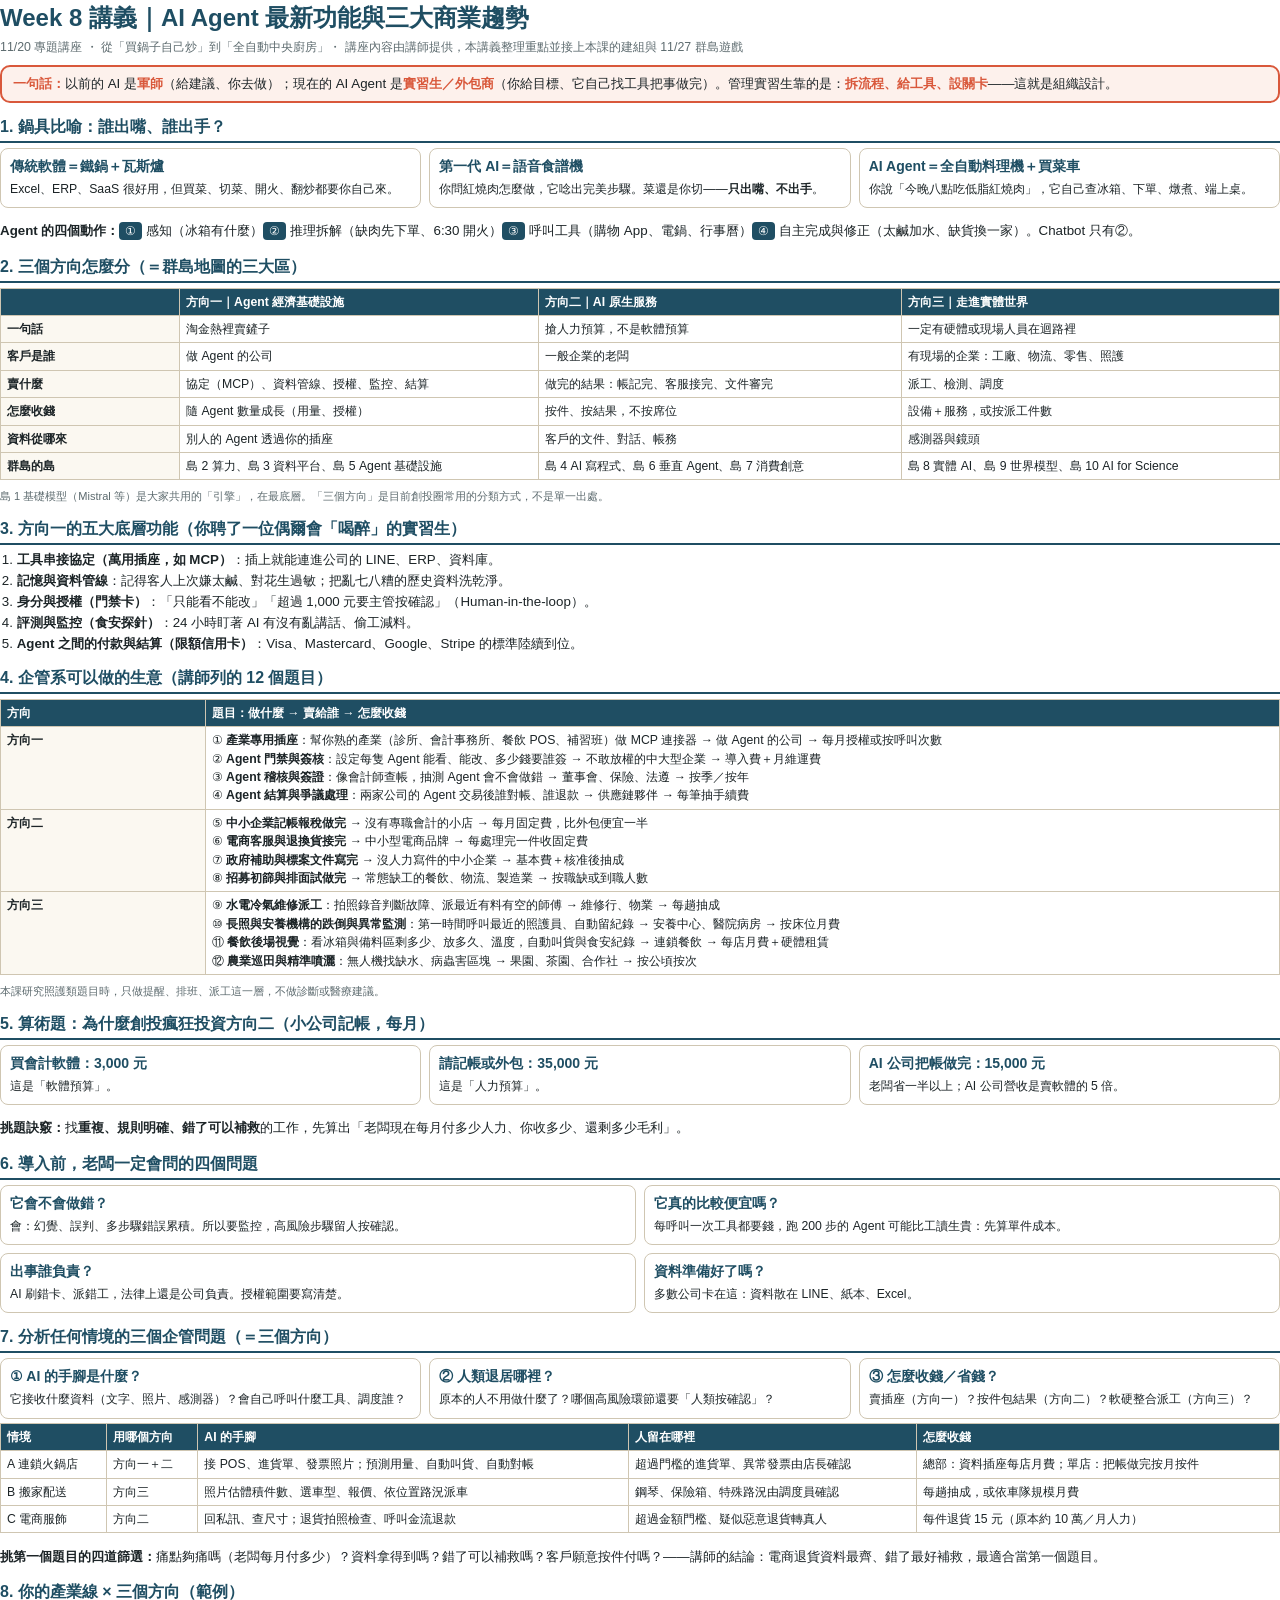
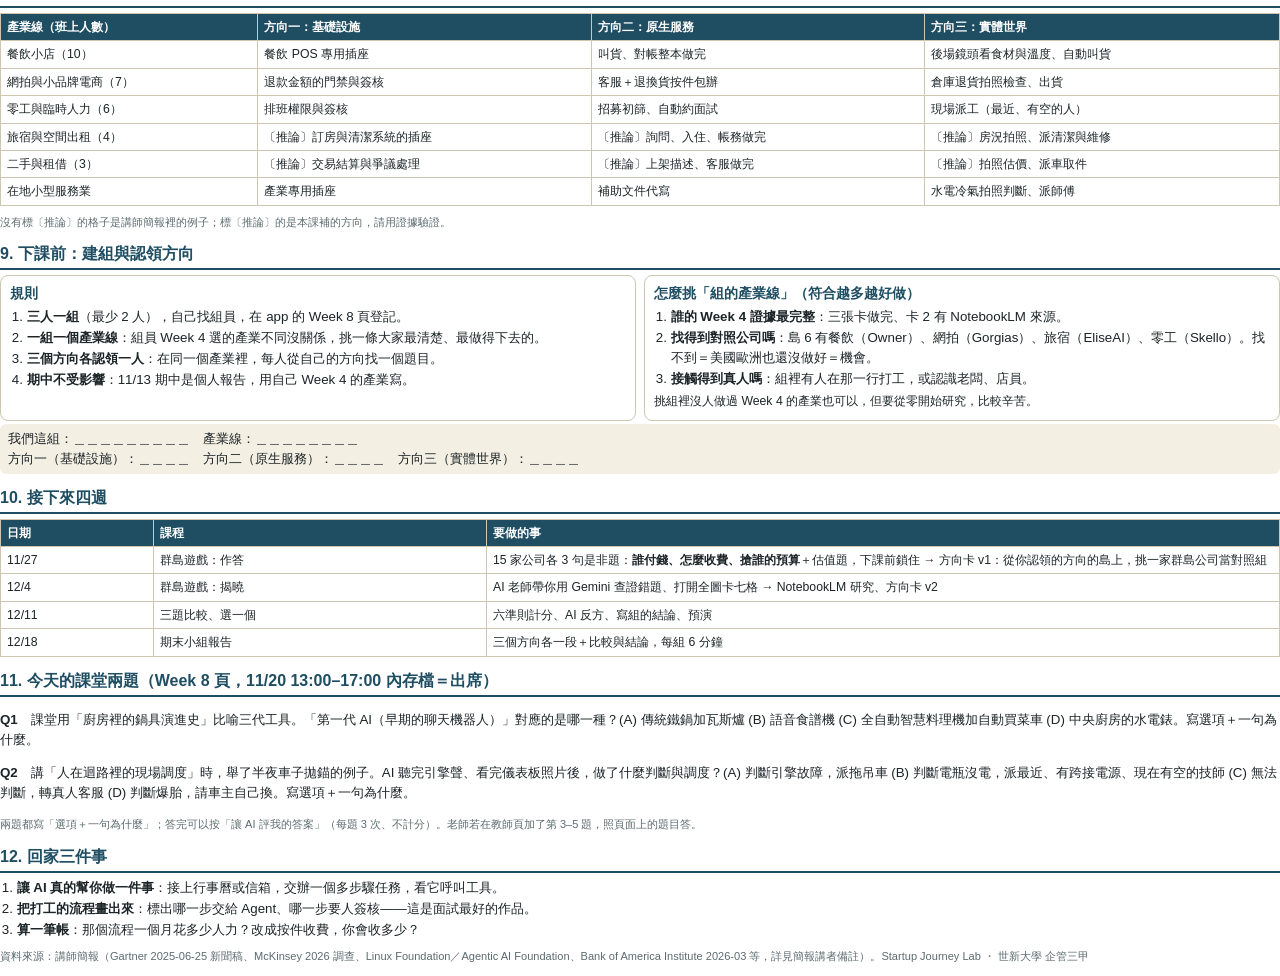
<file: docs/handouts/WEEK8_HANDOUT.html>
<!doctype html><html lang="zh-Hant"><head><meta charset="utf-8"><title>Week 8 講義</title>
<style>
@page{size:A4;margin:12mm 13mm}
*{box-sizing:border-box}
body{font-family:"Noto Sans CJK TC",sans-serif;color:#1c2427;font-size:10pt;line-height:1.5;margin:0}
h1{font-size:18pt;margin:0 0 2px;color:#1f4e63}
.sub{color:#5d6b6f;margin:0 0 8px;font-size:9.3pt}
h2{font-size:12pt;color:#1f4e63;margin:12px 0 5px;border-bottom:2px solid #1f4e63;padding-bottom:2px}
h3{font-size:10.5pt;margin:0 0 3px;color:#1f4e63}
table{width:100%;border-collapse:collapse;margin:4px 0}
th,td{border:1px solid #cfc6b2;padding:4px 6px;text-align:left;vertical-align:top;font-size:9.2pt}
th{background:#1f4e63;color:#fff}
td.k{font-weight:700;background:#fbf8f1;width:14%}
.key{border:2px solid #d9583b;border-radius:10px;padding:7px 11px;background:#fdf1ec;margin:7px 0}
.key b{color:#d9583b}
.g3{display:grid;grid-template-columns:1fr 1fr 1fr;gap:8px}
.g2{display:grid;grid-template-columns:1fr 1fr;gap:8px}
.card{border:1px solid #cfc6b2;border-radius:8px;padding:7px 9px;background:#fff}
.card p{margin:2px 0;font-size:9.2pt}
ol,ul{margin:3px 0;padding-left:1.25em}li{margin:1px 0}
.n{display:inline-block;background:#1f4e63;color:#fff;border-radius:4px;padding:0 6px;margin-right:4px;font-size:9pt}
.foot{font-size:8.3pt;color:#5d6b6f;margin-top:8px}
.pb{break-before:page}
.fill{background:#f4efe3;border-radius:6px;padding:5px 8px;margin:3px 0}
</style></head><body>

<h1>Week 8 講義｜AI Agent 最新功能與三大商業趨勢</h1>
<p class="sub">11/20 專題講座 ・ 從「買鍋子自己炒」到「全自動中央廚房」・ 講座內容由講師提供，本講義整理重點並接上本課的建組與 11/27 群島遊戲</p>

<div class="key"><b>一句話：</b>以前的 AI 是<b>軍師</b>（給建議、你去做）；現在的 AI Agent 是<b>實習生／外包商</b>（你給目標、它自己找工具把事做完）。管理實習生靠的是：<b>拆流程、給工具、設關卡</b>——這就是組織設計。</div>

<h2>1. 鍋具比喻：誰出嘴、誰出手？</h2>
<div class="g3">
<div class="card"><h3>傳統軟體＝鐵鍋＋瓦斯爐</h3><p>Excel、ERP、SaaS 很好用，但買菜、切菜、開火、翻炒都要你自己來。</p></div>
<div class="card"><h3>第一代 AI＝語音食譜機</h3><p>你問紅燒肉怎麼做，它唸出完美步驟。菜還是你切——<b>只出嘴、不出手</b>。</p></div>
<div class="card"><h3>AI Agent＝全自動料理機＋買菜車</h3><p>你說「今晚八點吃低脂紅燒肉」，它自己查冰箱、下單、燉煮、端上桌。</p></div>
</div>
<p><b>Agent 的四個動作：</b><span class="n">①</span>感知（冰箱有什麼）<span class="n">②</span>推理拆解（缺肉先下單、6:30 開火）<span class="n">③</span>呼叫工具（購物 App、電鍋、行事曆）<span class="n">④</span>自主完成與修正（太鹹加水、缺貨換一家）。Chatbot 只有②。</p>

<h2>2. 三個方向怎麼分（＝群島地圖的三大區）</h2>
<table>
<tr><th></th><th>方向一｜Agent 經濟基礎設施</th><th>方向二｜AI 原生服務</th><th>方向三｜走進實體世界</th></tr>
<tr><td class="k">一句話</td><td>淘金熱裡賣鏟子</td><td>搶人力預算，不是軟體預算</td><td>一定有硬體或現場人員在迴路裡</td></tr>
<tr><td class="k">客戶是誰</td><td>做 Agent 的公司</td><td>一般企業的老闆</td><td>有現場的企業：工廠、物流、零售、照護</td></tr>
<tr><td class="k">賣什麼</td><td>協定（MCP）、資料管線、授權、監控、結算</td><td>做完的結果：帳記完、客服接完、文件審完</td><td>派工、檢測、調度</td></tr>
<tr><td class="k">怎麼收錢</td><td>隨 Agent 數量成長（用量、授權）</td><td>按件、按結果，不按席位</td><td>設備＋服務，或按派工件數</td></tr>
<tr><td class="k">資料從哪來</td><td>別人的 Agent 透過你的插座</td><td>客戶的文件、對話、帳務</td><td>感測器與鏡頭</td></tr>
<tr><td class="k">群島的島</td><td>島 2 算力、島 3 資料平台、島 5 Agent 基礎設施</td><td>島 4 AI 寫程式、島 6 垂直 Agent、島 7 消費創意</td><td>島 8 實體 AI、島 9 世界模型、島 10 AI for Science</td></tr>
</table>
<p class="foot">島 1 基礎模型（Mistral 等）是大家共用的「引擎」，在最底層。「三個方向」是目前創投圈常用的分類方式，不是單一出處。</p>

<h2>3. 方向一的五大底層功能（你聘了一位偶爾會「喝醉」的實習生）</h2>
<ol>
<li><b>工具串接協定（萬用插座，如 MCP）</b>：插上就能連進公司的 LINE、ERP、資料庫。</li>
<li><b>記憶與資料管線</b>：記得客人上次嫌太鹹、對花生過敏；把亂七八糟的歷史資料洗乾淨。</li>
<li><b>身分與授權（門禁卡）</b>：「只能看不能改」「超過 1,000 元要主管按確認」（Human-in-the-loop）。</li>
<li><b>評測與監控（食安探針）</b>：24 小時盯著 AI 有沒有亂講話、偷工減料。</li>
<li><b>Agent 之間的付款與結算（限額信用卡）</b>：Visa、Mastercard、Google、Stripe 的標準陸續到位。</li>
</ol>

<div class="pb"></div>
<h2>4. 企管系可以做的生意（講師列的 12 個題目）</h2>
<table>
<tr><th style="width:16%">方向</th><th>題目：做什麼 → 賣給誰 → 怎麼收錢</th></tr>
<tr><td class="k">方向一</td><td>
① <b>產業專用插座</b>：幫你熟的產業（診所、會計事務所、餐飲 POS、補習班）做 MCP 連接器 → 做 Agent 的公司 → 每月授權或按呼叫次數<br>
② <b>Agent 門禁與簽核</b>：設定每隻 Agent 能看、能改、多少錢要誰簽 → 不敢放權的中大型企業 → 導入費＋月維運費<br>
③ <b>Agent 稽核與簽證</b>：像會計師查帳，抽測 Agent 會不會做錯 → 董事會、保險、法遵 → 按季／按年<br>
④ <b>Agent 結算與爭議處理</b>：兩家公司的 Agent 交易後誰對帳、誰退款 → 供應鏈夥伴 → 每筆抽手續費</td></tr>
<tr><td class="k">方向二</td><td>
⑤ <b>中小企業記帳報稅做完</b> → 沒有專職會計的小店 → 每月固定費，比外包便宜一半<br>
⑥ <b>電商客服與退換貨接完</b> → 中小型電商品牌 → 每處理完一件收固定費<br>
⑦ <b>政府補助與標案文件寫完</b> → 沒人力寫件的中小企業 → 基本費＋核准後抽成<br>
⑧ <b>招募初篩與排面試做完</b> → 常態缺工的餐飲、物流、製造業 → 按職缺或到職人數</td></tr>
<tr><td class="k">方向三</td><td>
⑨ <b>水電冷氣維修派工</b>：拍照錄音判斷故障、派最近有料有空的師傅 → 維修行、物業 → 每趟抽成<br>
⑩ <b>長照與安養機構的跌倒與異常監測</b>：第一時間呼叫最近的照護員、自動留紀錄 → 安養中心、醫院病房 → 按床位月費<br>
⑪ <b>餐飲後場視覺</b>：看冰箱與備料區剩多少、放多久、溫度，自動叫貨與食安紀錄 → 連鎖餐飲 → 每店月費＋硬體租賃<br>
⑫ <b>農業巡田與精準噴灑</b>：無人機找缺水、病蟲害區塊 → 果園、茶園、合作社 → 按公頃按次</td></tr>
</table>
<p class="foot">本課研究照護類題目時，只做提醒、排班、派工這一層，不做診斷或醫療建議。</p>

<h2>5. 算術題：為什麼創投瘋狂投資方向二（小公司記帳，每月）</h2>
<div class="g3">
<div class="card"><h3>買會計軟體：3,000 元</h3><p>這是「軟體預算」。</p></div>
<div class="card"><h3>請記帳或外包：35,000 元</h3><p>這是「人力預算」。</p></div>
<div class="card"><h3>AI 公司把帳做完：15,000 元</h3><p>老闆省一半以上；AI 公司營收是賣軟體的 5 倍。</p></div>
</div>
<p><b>挑題訣竅：</b>找<b>重複、規則明確、錯了可以補救</b>的工作，先算出「老闆現在每月付多少人力、你收多少、還剩多少毛利」。</p>

<h2>6. 導入前，老闆一定會問的四個問題</h2>
<div class="g2">
<div class="card"><h3>它會不會做錯？</h3><p>會：幻覺、誤判、多步驟錯誤累積。所以要監控，高風險步驟留人按確認。</p></div>
<div class="card"><h3>它真的比較便宜嗎？</h3><p>每呼叫一次工具都要錢，跑 200 步的 Agent 可能比工讀生貴：先算單件成本。</p></div>
<div class="card"><h3>出事誰負責？</h3><p>AI 刷錯卡、派錯工，法律上還是公司負責。授權範圍要寫清楚。</p></div>
<div class="card"><h3>資料準備好了嗎？</h3><p>多數公司卡在這：資料散在 LINE、紙本、Excel。</p></div>
</div>

<div class="pb"></div>
<h2>7. 分析任何情境的三個企管問題（＝三個方向）</h2>
<div class="g3">
<div class="card"><h3>① AI 的手腳是什麼？</h3><p>它接收什麼資料（文字、照片、感測器）？會自己呼叫什麼工具、調度誰？</p></div>
<div class="card"><h3>② 人類退居哪裡？</h3><p>原本的人不用做什麼了？哪個高風險環節還要「人類按確認」？</p></div>
<div class="card"><h3>③ 怎麼收錢／省錢？</h3><p>賣插座（方向一）？按件包結果（方向二）？軟硬整合派工（方向三）？</p></div>
</div>
<table>
<tr><th>情境</th><th>用哪個方向</th><th>AI 的手腳</th><th>人留在哪裡</th><th>怎麼收錢</th></tr>
<tr><td>A 連鎖火鍋店</td><td>方向一＋二</td><td>接 POS、進貨單、發票照片；預測用量、自動叫貨、自動對帳</td><td>超過門檻的進貨單、異常發票由店長確認</td><td>總部：資料插座每店月費；單店：把帳做完按月按件</td></tr>
<tr><td>B 搬家配送</td><td>方向三</td><td>照片估體積件數、選車型、報價、依位置路況派車</td><td>鋼琴、保險箱、特殊路況由調度員確認</td><td>每趟抽成，或依車隊規模月費</td></tr>
<tr><td>C 電商服飾</td><td>方向二</td><td>回私訊、查尺寸；退貨拍照檢查、呼叫金流退款</td><td>超過金額門檻、疑似惡意退貨轉真人</td><td>每件退貨 15 元（原本約 10 萬／月人力）</td></tr>
</table>
<p><b>挑第一個題目的四道篩選：</b>痛點夠痛嗎（老闆每月付多少）？資料拿得到嗎？錯了可以補救嗎？客戶願意按件付嗎？——講師的結論：電商退貨資料最齊、錯了最好補救，最適合當第一個題目。</p>

<h2>8. 你的產業線 × 三個方向（範例）</h2>
<table>
<tr><th>產業線（班上人數）</th><th>方向一：基礎設施</th><th>方向二：原生服務</th><th>方向三：實體世界</th></tr>
<tr><td>餐飲小店（10）</td><td>餐飲 POS 專用插座</td><td>叫貨、對帳整本做完</td><td>後場鏡頭看食材與溫度、自動叫貨</td></tr>
<tr><td>網拍與小品牌電商（7）</td><td>退款金額的門禁與簽核</td><td>客服＋退換貨按件包辦</td><td>倉庫退貨拍照檢查、出貨</td></tr>
<tr><td>零工與臨時人力（6）</td><td>排班權限與簽核</td><td>招募初篩、自動約面試</td><td>現場派工（最近、有空的人）</td></tr>
<tr><td>旅宿與空間出租（4）</td><td>〔推論〕訂房與清潔系統的插座</td><td>〔推論〕詢問、入住、帳務做完</td><td>〔推論〕房況拍照、派清潔與維修</td></tr>
<tr><td>二手與租借（3）</td><td>〔推論〕交易結算與爭議處理</td><td>〔推論〕上架描述、客服做完</td><td>〔推論〕拍照估價、派車取件</td></tr>
<tr><td>在地小型服務業</td><td>產業專用插座</td><td>補助文件代寫</td><td>水電冷氣拍照判斷、派師傅</td></tr>
</table>
<p class="foot">沒有標〔推論〕的格子是講師簡報裡的例子；標〔推論〕的是本課補的方向，請用證據驗證。</p>

<div class="pb"></div>
<h2>9. 下課前：建組與認領方向</h2>
<div class="g2">
<div class="card"><h3>規則</h3><ol>
<li><b>三人一組</b>（最少 2 人），自己找組員，在 app 的 Week 8 頁登記。</li>
<li><b>一組一個產業線</b>：組員 Week 4 選的產業不同沒關係，挑一條大家最清楚、最做得下去的。</li>
<li><b>三個方向各認領一人</b>：在同一個產業裡，每人從自己的方向找一個題目。</li>
<li><b>期中不受影響</b>：11/13 期中是個人報告，用自己 Week 4 的產業寫。</li>
</ol></div>
<div class="card"><h3>怎麼挑「組的產業線」（符合越多越好做）</h3><ol>
<li><b>誰的 Week 4 證據最完整</b>：三張卡做完、卡 2 有 NotebookLM 來源。</li>
<li><b>找得到對照公司嗎</b>：島 6 有餐飲（Owner）、網拍（Gorgias）、旅宿（EliseAI）、零工（Skello）。找不到＝美國歐洲也還沒做好＝機會。</li>
<li><b>接觸得到真人嗎</b>：組裡有人在那一行打工，或認識老闆、店員。</li>
</ol><p>挑組裡沒人做過 Week 4 的產業也可以，但要從零開始研究，比較辛苦。</p></div>
</div>
<div class="fill">我們這組：＿＿＿＿＿＿＿＿＿　產業線：＿＿＿＿＿＿＿＿<br>方向一（基礎設施）：＿＿＿＿　方向二（原生服務）：＿＿＿＿　方向三（實體世界）：＿＿＿＿</div>

<h2>10. 接下來四週</h2>
<table>
<tr><th style="width:12%">日期</th><th style="width:26%">課程</th><th>要做的事</th></tr>
<tr><td>11/27</td><td>群島遊戲：作答</td><td>15 家公司各 3 句是非題：<b>誰付錢、怎麼收費、搶誰的預算</b>＋估值題，下課前鎖住 → 方向卡 v1：從你認領的方向的島上，挑一家群島公司當對照組</td></tr>
<tr><td>12/4</td><td>群島遊戲：揭曉</td><td>AI 老師帶你用 Gemini 查證錯題、打開全圖卡七格 → NotebookLM 研究、方向卡 v2</td></tr>
<tr><td>12/11</td><td>三題比較、選一個</td><td>六準則計分、AI 反方、寫組的結論、預演</td></tr>
<tr><td>12/18</td><td>期末小組報告</td><td>三個方向各一段＋比較與結論，每組 6 分鐘</td></tr>
</table>

<h2>11. 今天的課堂兩題（Week 8 頁，11/20 13:00–17:00 內存檔＝出席）</h2>
<p><b>Q1</b>　課堂用「廚房裡的鍋具演進史」比喻三代工具。「第一代 AI（早期的聊天機器人）」對應的是哪一種？(A) 傳統鐵鍋加瓦斯爐 (B) 語音食譜機 (C) 全自動智慧料理機加自動買菜車 (D) 中央廚房的水電錶。寫選項＋一句為什麼。</p>
<p><b>Q2</b>　講「人在迴路裡的現場調度」時，舉了半夜車子拋錨的例子。AI 聽完引擎聲、看完儀表板照片後，做了什麼判斷與調度？(A) 判斷引擎故障，派拖吊車 (B) 判斷電瓶沒電，派最近、有跨接電源、現在有空的技師 (C) 無法判斷，轉真人客服 (D) 判斷爆胎，請車主自己換。寫選項＋一句為什麼。</p>
<p class="foot">兩題都寫「選項＋一句為什麼」；答完可以按「讓 AI 評我的答案」（每題 3 次、不計分）。老師若在教師頁加了第 3–5 題，照頁面上的題目答。</p>

<h2>12. 回家三件事</h2>
<ol>
<li><b>讓 AI 真的幫你做一件事</b>：接上行事曆或信箱，交辦一個多步驟任務，看它呼叫工具。</li>
<li><b>把打工的流程畫出來</b>：標出哪一步交給 Agent、哪一步要人簽核——這是面試最好的作品。</li>
<li><b>算一筆帳</b>：那個流程一個月花多少人力？改成按件收費，你會收多少？</li>
</ol>
<p class="foot">資料來源：講師簡報（Gartner 2025-06-25 新聞稿、McKinsey 2026 調查、Linux Foundation／Agentic AI Foundation、Bank of America Institute 2026-03 等，詳見簡報講者備註）。Startup Journey Lab ・ 世新大學 企管三甲</p>
</body></html>
</file>
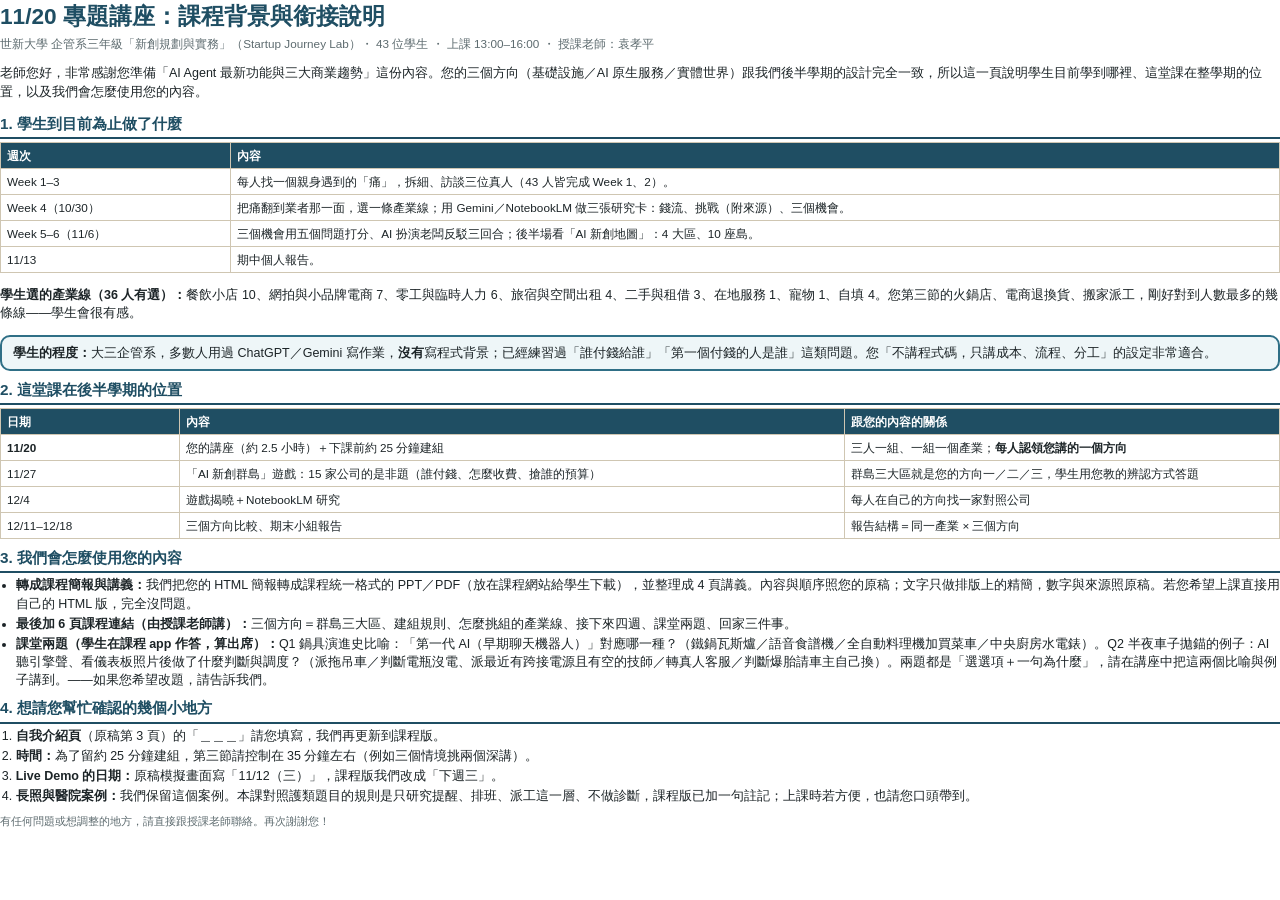
<file: docs/handouts/WEEK8_SPEAKER_BRIEF.html>
<!doctype html><html lang="zh-Hant"><head><meta charset="utf-8"><title>給 11/20 講師的課程說明</title>
<style>
@page{size:A4;margin:10mm 12mm}
*{box-sizing:border-box}
body{font-family:"Noto Sans CJK TC",sans-serif;color:#1c2427;font-size:9.4pt;line-height:1.45;margin:0}
h1{font-size:17pt;margin:0 0 2px;color:#1f4e63}
.sub{color:#5d6b6f;margin:0 0 8px;font-size:8.8pt}
h2{font-size:11.5pt;color:#1f4e63;margin:8px 0 3px;border-bottom:2px solid #1f4e63;padding-bottom:2px}
table{width:100%;border-collapse:collapse;margin:3px 0}
th,td{border:1px solid #cfc6b2;padding:4px 6px;text-align:left;vertical-align:top;font-size:8.8pt}
th{background:#1f4e63;color:#fff}
ul,ol{margin:3px 0;padding-left:1.25em}li{margin:2px 0}
.key{border:2px solid #2f6f86;border-radius:10px;padding:7px 11px;background:#eef6f8;margin:6px 0}
.foot{font-size:8.5pt;color:#5d6b6f;margin-top:8px}
</style></head><body>
<h1>11/20 專題講座：課程背景與銜接說明</h1>
<p class="sub">世新大學 企管系三年級「新創規劃與實務」（Startup Journey Lab）・ 43 位學生 ・ 上課 13:00–16:00 ・ 授課老師：袁孝平</p>

<p>老師您好，非常感謝您準備「AI Agent 最新功能與三大商業趨勢」這份內容。您的三個方向（基礎設施／AI 原生服務／實體世界）跟我們後半學期的設計完全一致，所以這一頁說明學生目前學到哪裡、這堂課在整學期的位置，以及我們會怎麼使用您的內容。</p>

<h2>1. 學生到目前為止做了什麼</h2>
<table>
<tr><th style="width:18%">週次</th><th>內容</th></tr>
<tr><td>Week 1–3</td><td>每人找一個親身遇到的「痛」，拆細、訪談三位真人（43 人皆完成 Week 1、2）。</td></tr>
<tr><td>Week 4（10/30）</td><td>把痛翻到業者那一面，選一條產業線；用 Gemini／NotebookLM 做三張研究卡：錢流、挑戰（附來源）、三個機會。</td></tr>
<tr><td>Week 5–6（11/6）</td><td>三個機會用五個問題打分、AI 扮演老闆反駁三回合；後半場看「AI 新創地圖」：4 大區、10 座島。</td></tr>
<tr><td>11/13</td><td>期中個人報告。</td></tr>
</table>
<p><b>學生選的產業線（36 人有選）：</b>餐飲小店 10、網拍與小品牌電商 7、零工與臨時人力 6、旅宿與空間出租 4、二手與租借 3、在地服務 1、寵物 1、自填 4。您第三節的火鍋店、電商退換貨、搬家派工，剛好對到人數最多的幾條線——學生會很有感。</p>

<div class="key"><b>學生的程度：</b>大三企管系，多數人用過 ChatGPT／Gemini 寫作業，<b>沒有</b>寫程式背景；已經練習過「誰付錢給誰」「第一個付錢的人是誰」這類問題。您「不講程式碼，只講成本、流程、分工」的設定非常適合。</div>

<h2>2. 這堂課在後半學期的位置</h2>
<table>
<tr><th style="width:14%">日期</th><th>內容</th><th style="width:34%">跟您的內容的關係</th></tr>
<tr><td><b>11/20</b></td><td>您的講座（約 2.5 小時）＋下課前約 25 分鐘建組</td><td>三人一組、一組一個產業；<b>每人認領您講的一個方向</b></td></tr>
<tr><td>11/27</td><td>「AI 新創群島」遊戲：15 家公司的是非題（誰付錢、怎麼收費、搶誰的預算）</td><td>群島三大區就是您的方向一／二／三，學生用您教的辨認方式答題</td></tr>
<tr><td>12/4</td><td>遊戲揭曉＋NotebookLM 研究</td><td>每人在自己的方向找一家對照公司</td></tr>
<tr><td>12/11–12/18</td><td>三個方向比較、期末小組報告</td><td>報告結構＝同一產業 × 三個方向</td></tr>
</table>

<h2>3. 我們會怎麼使用您的內容</h2>
<ul>
<li><b>轉成課程簡報與講義：</b>我們把您的 HTML 簡報轉成課程統一格式的 PPT／PDF（放在課程網站給學生下載），並整理成 4 頁講義。內容與順序照您的原稿；文字只做排版上的精簡，數字與來源照原稿。若您希望上課直接用自己的 HTML 版，完全沒問題。</li>
<li><b>最後加 6 頁課程連結（由授課老師講）：</b>三個方向＝群島三大區、建組規則、怎麼挑組的產業線、接下來四週、課堂兩題、回家三件事。</li>
<li><b>課堂兩題（學生在課程 app 作答，算出席）：</b>Q1 鍋具演進史比喻：「第一代 AI（早期聊天機器人）」對應哪一種？（鐵鍋瓦斯爐／語音食譜機／全自動料理機加買菜車／中央廚房水電錶）。Q2 半夜車子拋錨的例子：AI 聽引擎聲、看儀表板照片後做了什麼判斷與調度？（派拖吊車／判斷電瓶沒電、派最近有跨接電源且有空的技師／轉真人客服／判斷爆胎請車主自己換）。兩題都是「選選項＋一句為什麼」，請在講座中把這兩個比喻與例子講到。——如果您希望改題，請告訴我們。</li>
</ul>

<h2>4. 想請您幫忙確認的幾個小地方</h2>
<ol>
<li><b>自我介紹頁</b>（原稿第 3 頁）的「＿＿＿」請您填寫，我們再更新到課程版。</li>
<li><b>時間：</b>為了留約 25 分鐘建組，第三節請控制在 35 分鐘左右（例如三個情境挑兩個深講）。</li>
<li><b>Live Demo 的日期：</b>原稿模擬畫面寫「11/12（三）」，課程版我們改成「下週三」。</li>
<li><b>長照與醫院案例：</b>我們保留這個案例。本課對照護類題目的規則是只研究提醒、排班、派工這一層、不做診斷，課程版已加一句註記；上課時若方便，也請您口頭帶到。</li>
</ol>
<p class="foot">有任何問題或想調整的地方，請直接跟授課老師聯絡。再次謝謝您！</p>
</body></html>
</file>
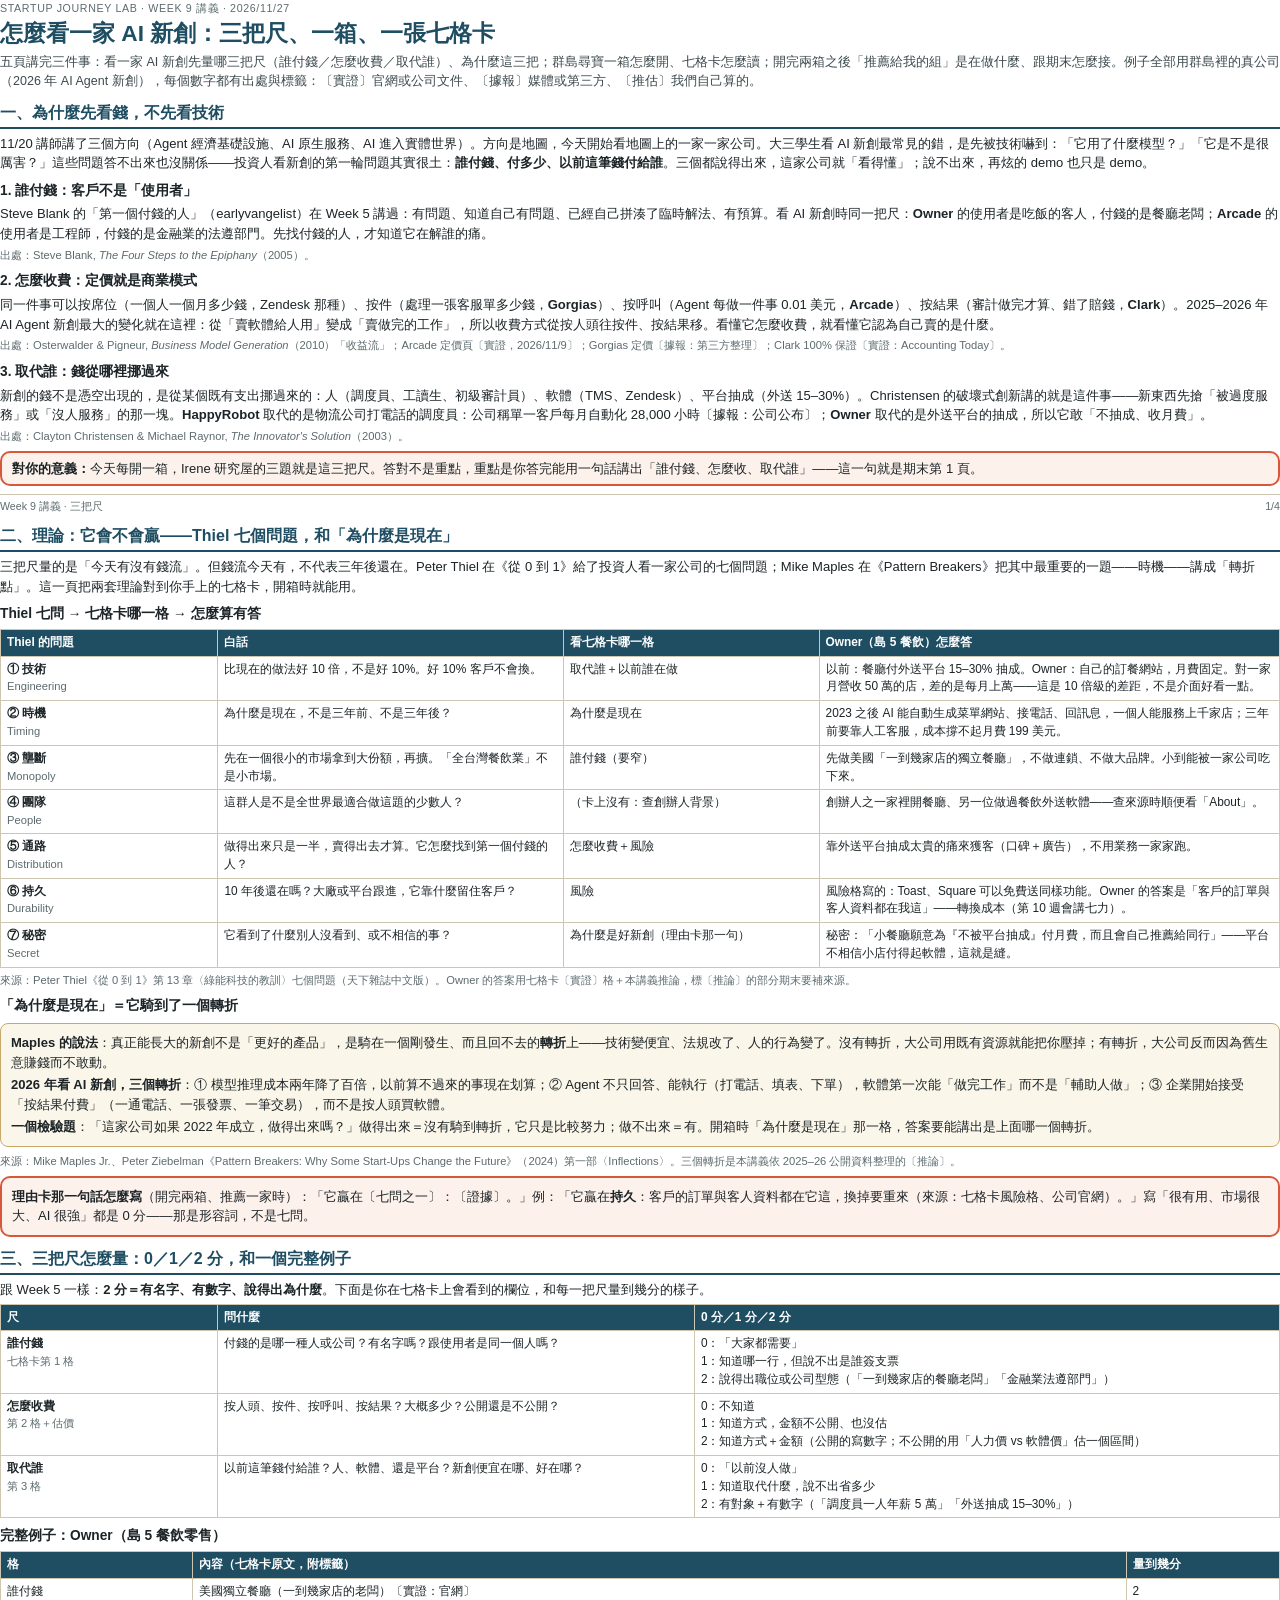
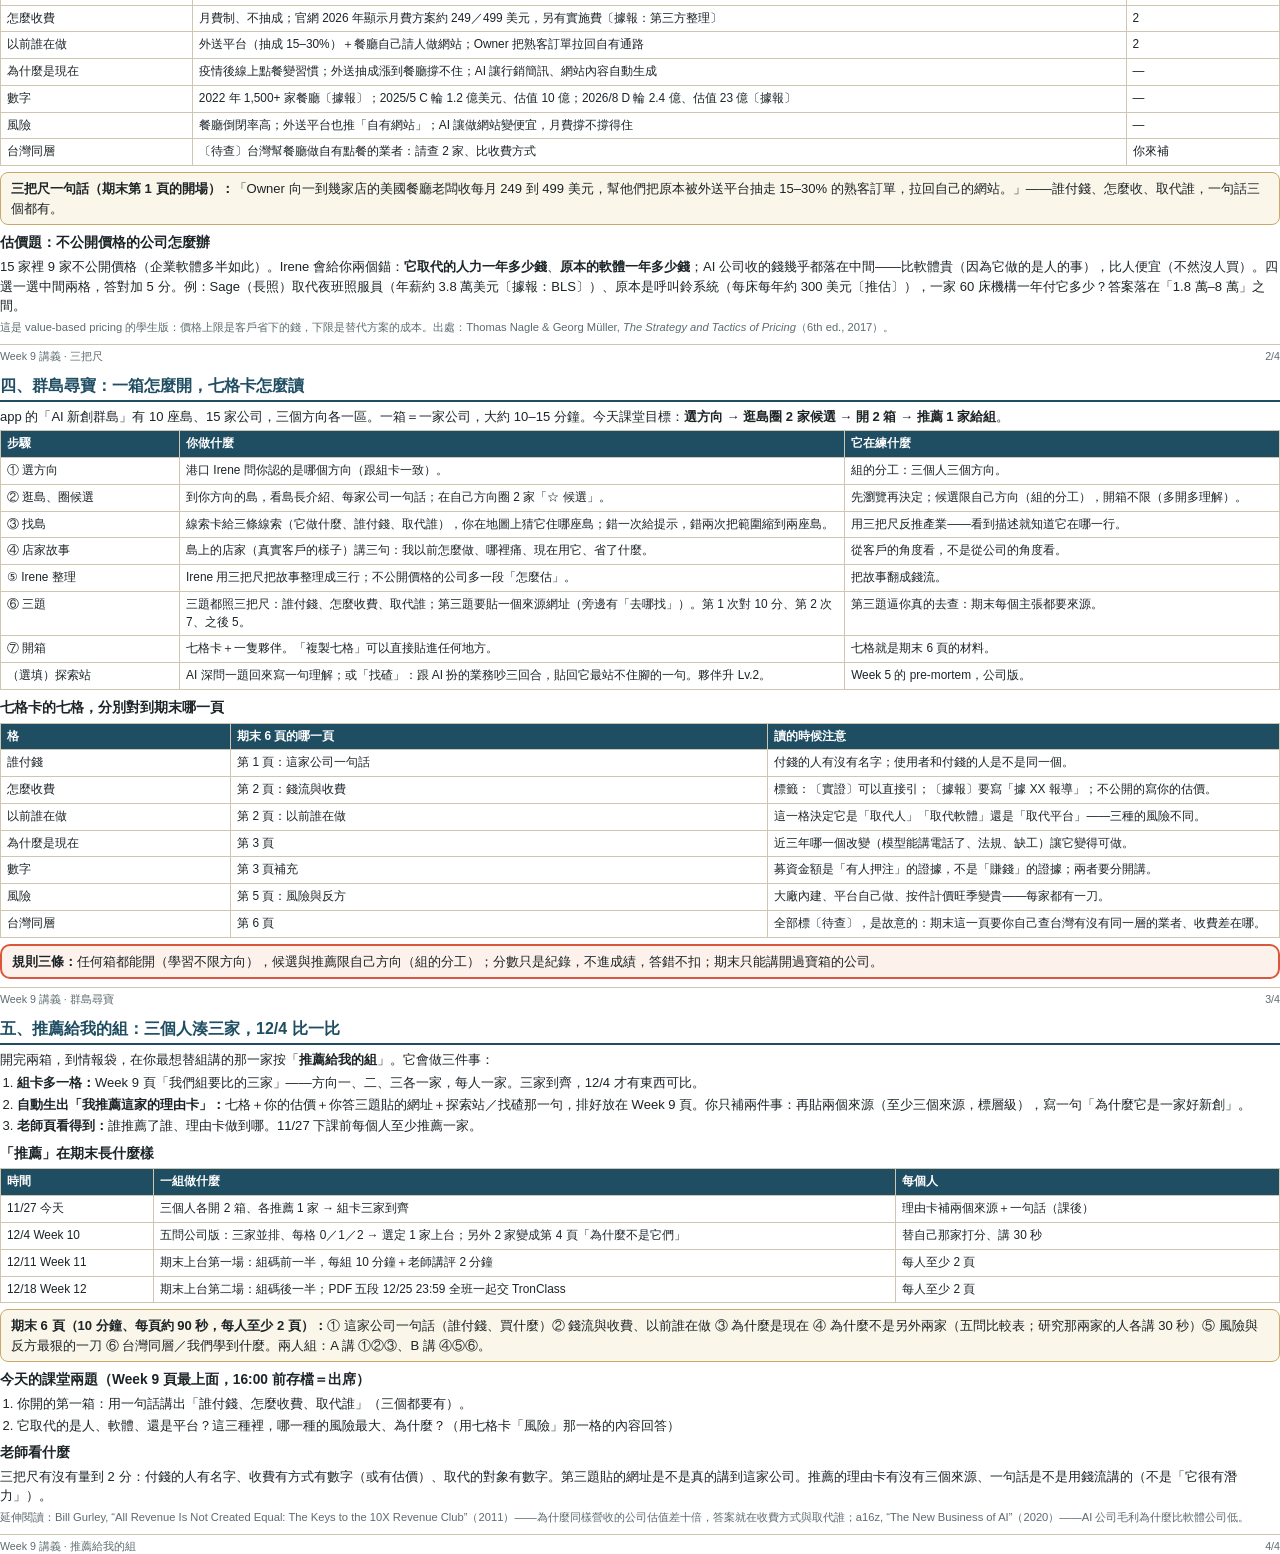
<file: docs/handouts/WEEK9_HANDOUT.html>
<!doctype html><html lang="zh-Hant"><head><meta charset="utf-8"><title>Week 9 講義</title>
<style>
@page{size:A4;margin:12mm 13mm}
*{box-sizing:border-box}
body{font-family:"Noto Sans CJK TC",sans-serif;color:#1c2427;font-size:9.8pt;line-height:1.5;margin:0}
.eye{font-size:8pt;letter-spacing:.06em;color:#5d6b6f;margin:0}
h1{font-size:17pt;margin:0 0 3px;color:#1f4e63}
.sub{color:#3d4a4e;margin:0 0 8px;font-size:9.4pt}
h2{font-size:12pt;color:#1f4e63;margin:10px 0 5px;border-bottom:2px solid #1f4e63;padding-bottom:2px}
h3{font-size:10.3pt;margin:8px 0 2px;color:#1c2427}
p{margin:3px 0}
.src{font-size:8.4pt;color:#5d6b6f}
table{width:100%;border-collapse:collapse;margin:4px 0}
th,td{border:1px solid #cfc6b2;padding:4px 6px;text-align:left;vertical-align:top;font-size:8.9pt}
th{background:#1f4e63;color:#fff}
td.q{font-weight:700;width:17%}
td.q span{display:block;font-weight:400;color:#5d6b6f;font-size:8.4pt}
.box{border:1.5px solid #c9a96a;border-radius:8px;padding:6px 10px;background:#fbf6ea;margin:6px 0}
.key{border:2px solid #d9583b;border-radius:10px;padding:6px 10px;background:#fdf1ec;margin:6px 0}
ol,ul{margin:3px 0;padding-left:1.3em}li{margin:2px 0}
.foot{font-size:8pt;color:#5d6b6f;border-top:1px solid #cfc6b2;margin-top:8px;padding-top:3px;display:flex;justify-content:space-between}
.pb{break-before:page}
b.r{color:#d9583b}
</style></head><body>

<p class="eye">STARTUP JOURNEY LAB · WEEK 9 講義 · 2026/11/27</p>
<h1>怎麼看一家 AI 新創：三把尺、一箱、一張七格卡</h1>
<p class="sub">五頁講完三件事：看一家 AI 新創先量哪三把尺（誰付錢／怎麼收費／取代誰）、為什麼這三把；群島尋寶一箱怎麼開、七格卡怎麼讀；開完兩箱之後「推薦給我的組」是在做什麼、跟期末怎麼接。例子全部用群島裡的真公司（2026 年 AI Agent 新創），每個數字都有出處與標籤：〔實證〕官網或公司文件、〔據報〕媒體或第三方、〔推估〕我們自己算的。</p>

<h2>一、為什麼先看錢，不先看技術</h2>
<p>11/20 講師講了三個方向（Agent 經濟基礎設施、AI 原生服務、AI 進入實體世界）。方向是地圖，今天開始看地圖上的一家一家公司。大三學生看 AI 新創最常見的錯，是先被技術嚇到：「它用了什麼模型？」「它是不是很厲害？」這些問題答不出來也沒關係——投資人看新創的第一輪問題其實很土：<b>誰付錢、付多少、以前這筆錢付給誰</b>。三個都說得出來，這家公司就「看得懂」；說不出來，再炫的 demo 也只是 demo。</p>
<h3>1. 誰付錢：客戶不是「使用者」</h3>
<p>Steve Blank 的「第一個付錢的人」（earlyvangelist）在 Week 5 講過：有問題、知道自己有問題、已經自己拼湊了臨時解法、有預算。看 AI 新創時同一把尺：<b>Owner</b> 的使用者是吃飯的客人，付錢的是餐廳老闆；<b>Arcade</b> 的使用者是工程師，付錢的是金融業的法遵部門。先找付錢的人，才知道它在解誰的痛。</p>
<p class="src">出處：Steve Blank, <i>The Four Steps to the Epiphany</i>（2005）。</p>
<h3>2. 怎麼收費：定價就是商業模式</h3>
<p>同一件事可以按席位（一個人一個月多少錢，Zendesk 那種）、按件（處理一張客服單多少錢，<b>Gorgias</b>）、按呼叫（Agent 每做一件事 0.01 美元，<b>Arcade</b>）、按結果（審計做完才算、錯了賠錢，<b>Clark</b>）。2025–2026 年 AI Agent 新創最大的變化就在這裡：從「賣軟體給人用」變成「賣做完的工作」，所以收費方式從按人頭往按件、按結果移。看懂它怎麼收費，就看懂它認為自己賣的是什麼。</p>
<p class="src">出處：Osterwalder &amp; Pigneur, <i>Business Model Generation</i>（2010）「收益流」；Arcade 定價頁〔實證，2026/11/9〕；Gorgias 定價〔據報：第三方整理〕；Clark 100% 保證〔實證：Accounting Today〕。</p>
<h3>3. 取代誰：錢從哪裡挪過來</h3>
<p>新創的錢不是憑空出現的，是從某個既有支出挪過來的：人（調度員、工讀生、初級審計員）、軟體（TMS、Zendesk）、平台抽成（外送 15–30%）。Christensen 的破壞式創新講的就是這件事——新東西先搶「被過度服務」或「沒人服務」的那一塊。<b>HappyRobot</b> 取代的是物流公司打電話的調度員：公司稱單一客戶每月自動化 28,000 小時〔據報：公司公布〕；<b>Owner</b> 取代的是外送平台的抽成，所以它敢「不抽成、收月費」。</p>
<p class="src">出處：Clayton Christensen &amp; Michael Raynor, <i>The Innovator's Solution</i>（2003）。</p>
<div class="key"><b>對你的意義：</b>今天每開一箱，Irene 研究屋的三題就是這三把尺。答對不是重點，重點是你答完能用一句話講出「誰付錢、怎麼收、取代誰」——這一句就是期末第 1 頁。</div>
<div class="foot"><span>Week 9 講義 · 三把尺</span><span>1/4</span></div>

<div class="pb"></div>
<h2>二、理論：它會不會贏——Thiel 七個問題，和「為什麼是現在」</h2>
<p>三把尺量的是「今天有沒有錢流」。但錢流今天有，不代表三年後還在。Peter Thiel 在《從 0 到 1》給了投資人看一家公司的七個問題；Mike Maples 在《Pattern Breakers》把其中最重要的一題——時機——講成「轉折點」。這一頁把兩套理論對到你手上的七格卡，開箱時就能用。</p>

<h3>Thiel 七問 → 七格卡哪一格 → 怎麼算有答</h3>
<table>
<tr><th style="width:17%">Thiel 的問題</th><th style="width:27%">白話</th><th style="width:20%">看七格卡哪一格</th><th>Owner（島 5 餐飲）怎麼答</th></tr>
<tr><td class="q">① 技術<span>Engineering</span></td><td>比現在的做法好 10 倍，不是好 10%。好 10% 客戶不會換。</td><td>取代誰＋以前誰在做</td><td>以前：餐廳付外送平台 15–30% 抽成。Owner：自己的訂餐網站，月費固定。對一家月營收 50 萬的店，差的是每月上萬——這是 10 倍級的差距，不是介面好看一點。</td></tr>
<tr><td class="q">② 時機<span>Timing</span></td><td>為什麼是現在，不是三年前、不是三年後？</td><td>為什麼是現在</td><td>2023 之後 AI 能自動生成菜單網站、接電話、回訊息，一個人能服務上千家店；三年前要靠人工客服，成本撐不起月費 199 美元。</td></tr>
<tr><td class="q">③ 壟斷<span>Monopoly</span></td><td>先在一個很小的市場拿到大份額，再擴。「全台灣餐飲業」不是小市場。</td><td>誰付錢（要窄）</td><td>先做美國「一到幾家店的獨立餐廳」，不做連鎖、不做大品牌。小到能被一家公司吃下來。</td></tr>
<tr><td class="q">④ 團隊<span>People</span></td><td>這群人是不是全世界最適合做這題的少數人？</td><td>（卡上沒有：查創辦人背景）</td><td>創辦人之一家裡開餐廳、另一位做過餐飲外送軟體——查來源時順便看「About」。</td></tr>
<tr><td class="q">⑤ 通路<span>Distribution</span></td><td>做得出來只是一半，賣得出去才算。它怎麼找到第一個付錢的人？</td><td>怎麼收費＋風險</td><td>靠外送平台抽成太貴的痛來獲客（口碑＋廣告），不用業務一家家跑。</td></tr>
<tr><td class="q">⑥ 持久<span>Durability</span></td><td>10 年後還在嗎？大廠或平台跟進，它靠什麼留住客戶？</td><td>風險</td><td>風險格寫的：Toast、Square 可以免費送同樣功能。Owner 的答案是「客戶的訂單與客人資料都在我這」——轉換成本（第 10 週會講七力）。</td></tr>
<tr><td class="q">⑦ 秘密<span>Secret</span></td><td>它看到了什麼別人沒看到、或不相信的事？</td><td>為什麼是好新創（理由卡那一句）</td><td>秘密：「小餐廳願意為『不被平台抽成』付月費，而且會自己推薦給同行」——平台不相信小店付得起軟體，這就是縫。</td></tr>
</table>
<p class="src">來源：Peter Thiel《從 0 到 1》第 13 章〈綠能科技的教訓〉七個問題（天下雜誌中文版）。Owner 的答案用七格卡〔實證〕格＋本講義推論，標〔推論〕的部分期末要補來源。</p>

<h3>「為什麼是現在」＝它騎到了一個轉折</h3>
<div class="box">
<p><b>Maples 的說法</b>：真正能長大的新創不是「更好的產品」，是騎在一個剛發生、而且回不去的<b>轉折</b>上——技術變便宜、法規改了、人的行為變了。沒有轉折，大公司用既有資源就能把你壓掉；有轉折，大公司反而因為舊生意賺錢而不敢動。</p>
<p><b>2026 年看 AI 新創，三個轉折</b>：① 模型推理成本兩年降了百倍，以前算不過來的事現在划算；② Agent 不只回答、能執行（打電話、填表、下單），軟體第一次能「做完工作」而不是「輔助人做」；③ 企業開始接受「按結果付費」（一通電話、一張發票、一筆交易），而不是按人頭買軟體。</p>
<p><b>一個檢驗題</b>：「這家公司如果 2022 年成立，做得出來嗎？」做得出來＝沒有騎到轉折，它只是比較努力；做不出來＝有。開箱時「為什麼是現在」那一格，答案要能講出是上面哪一個轉折。</p>
</div>
<p class="src">來源：Mike Maples Jr.、Peter Ziebelman《Pattern Breakers: Why Some Start-Ups Change the Future》（2024）第一部〈Inflections〉。三個轉折是本講義依 2025–26 公開資料整理的〔推論〕。</p>

<div class="key">
<p><b>理由卡那一句話怎麼寫</b>（開完兩箱、推薦一家時）：「它贏在〔七問之一〕：〔證據〕。」例：「它贏在<b>持久</b>：客戶的訂單與客人資料都在它這，換掉要重來（來源：七格卡風險格、公司官網）。」寫「很有用、市場很大、AI 很強」都是 0 分——那是形容詞，不是七問。</p>
</div>
<div class="pb"></div>
<h2>三、三把尺怎麼量：0／1／2 分，和一個完整例子</h2>
<p>跟 Week 5 一樣：<b>2 分＝有名字、有數字、說得出為什麼</b>。下面是你在七格卡上會看到的欄位，和每一把尺量到幾分的樣子。</p>
<table>
<tr><th style="width:15%">尺</th><th>問什麼</th><th>0 分／1 分／2 分</th></tr>
<tr><td class="q">誰付錢<span>七格卡第 1 格</span></td><td>付錢的是哪一種人或公司？有名字嗎？跟使用者是同一個人嗎？</td><td>0：「大家都需要」<br>1：知道哪一行，但說不出是誰簽支票<br>2：說得出職位或公司型態（「一到幾家店的餐廳老闆」「金融業法遵部門」）</td></tr>
<tr><td class="q">怎麼收費<span>第 2 格＋估價</span></td><td>按人頭、按件、按呼叫、按結果？大概多少？公開還是不公開？</td><td>0：不知道<br>1：知道方式，金額不公開、也沒估<br>2：知道方式＋金額（公開的寫數字；不公開的用「人力價 vs 軟體價」估一個區間）</td></tr>
<tr><td class="q">取代誰<span>第 3 格</span></td><td>以前這筆錢付給誰？人、軟體、還是平台？新創便宜在哪、好在哪？</td><td>0：「以前沒人做」<br>1：知道取代什麼，說不出省多少<br>2：有對象＋有數字（「調度員一人年薪 5 萬」「外送抽成 15–30%」）</td></tr>
</table>
<h3>完整例子：Owner（島 5 餐飲零售）</h3>
<table>
<tr><th style="width:15%">格</th><th>內容（七格卡原文，附標籤）</th><th style="width:12%">量到幾分</th></tr>
<tr><td>誰付錢</td><td>美國獨立餐廳（一到幾家店的老闆）〔實證：官網〕</td><td>2</td></tr>
<tr><td>怎麼收費</td><td>月費制、不抽成；官網 2026 年顯示月費方案約 249／499 美元，另有實施費〔據報：第三方整理〕</td><td>2</td></tr>
<tr><td>以前誰在做</td><td>外送平台（抽成 15–30%）＋餐廳自己請人做網站；Owner 把熟客訂單拉回自有通路</td><td>2</td></tr>
<tr><td>為什麼是現在</td><td>疫情後線上點餐變習慣；外送抽成漲到餐廳撐不住；AI 讓行銷簡訊、網站內容自動生成</td><td>—</td></tr>
<tr><td>數字</td><td>2022 年 1,500+ 家餐廳〔據報〕；2025/5 C 輪 1.2 億美元、估值 10 億；2026/8 D 輪 2.4 億、估值 23 億〔據報〕</td><td>—</td></tr>
<tr><td>風險</td><td>餐廳倒閉率高；外送平台也推「自有網站」；AI 讓做網站變便宜，月費撐不撐得住</td><td>—</td></tr>
<tr><td>台灣同層</td><td>〔待查〕台灣幫餐廳做自有點餐的業者：請查 2 家、比收費方式</td><td>你來補</td></tr>
</table>
<div class="box"><b>三把尺一句話（期末第 1 頁的開場）：</b>「Owner 向一到幾家店的美國餐廳老闆收每月 249 到 499 美元，幫他們把原本被外送平台抽走 15–30% 的熟客訂單，拉回自己的網站。」——誰付錢、怎麼收、取代誰，一句話三個都有。</div>
<h3>估價題：不公開價格的公司怎麼辦</h3>
<p>15 家裡 9 家不公開價格（企業軟體多半如此）。Irene 會給你兩個錨：<b>它取代的人力一年多少錢</b>、<b>原本的軟體一年多少錢</b>；AI 公司收的錢幾乎都落在中間——比軟體貴（因為它做的是人的事），比人便宜（不然沒人買）。四選一選中間兩格，答對加 5 分。例：Sage（長照）取代夜班照服員（年薪約 3.8 萬美元〔據報：BLS〕）、原本是呼叫鈴系統（每床每年約 300 美元〔推估〕），一家 60 床機構一年付它多少？答案落在「1.8 萬–8 萬」之間。</p>
<p class="src">這是 value-based pricing 的學生版：價格上限是客戶省下的錢，下限是替代方案的成本。出處：Thomas Nagle &amp; Georg Müller, <i>The Strategy and Tactics of Pricing</i>（6th ed., 2017）。</p>
<div class="foot"><span>Week 9 講義 · 三把尺</span><span>2/4</span></div>

<div class="pb"></div>
<h2>四、群島尋寶：一箱怎麼開，七格卡怎麼讀</h2>
<p>app 的「AI 新創群島」有 10 座島、15 家公司，三個方向各一區。一箱＝一家公司，大約 10–15 分鐘。今天課堂目標：<b>選方向 → 逛島圈 2 家候選 → 開 2 箱 → 推薦 1 家給組</b>。</p>
<table>
<tr><th style="width:14%">步驟</th><th>你做什麼</th><th style="width:34%">它在練什麼</th></tr>
<tr><td>① 選方向</td><td>港口 Irene 問你認的是哪個方向（跟組卡一致）。</td><td>組的分工：三個人三個方向。</td></tr>
<tr><td>② 逛島、圈候選</td><td>到你方向的島，看島長介紹、每家公司一句話；在自己方向圈 2 家「☆ 候選」。</td><td>先瀏覽再決定；候選限自己方向（組的分工），開箱不限（多開多理解）。</td></tr>
<tr><td>③ 找島</td><td>線索卡給三條線索（它做什麼、誰付錢、取代誰），你在地圖上猜它住哪座島；錯一次給提示，錯兩次把範圍縮到兩座島。</td><td>用三把尺反推產業——看到描述就知道它在哪一行。</td></tr>
<tr><td>④ 店家故事</td><td>島上的店家（真實客戶的樣子）講三句：我以前怎麼做、哪裡痛、現在用它、省了什麼。</td><td>從客戶的角度看，不是從公司的角度看。</td></tr>
<tr><td>⑤ Irene 整理</td><td>Irene 用三把尺把故事整理成三行；不公開價格的公司多一段「怎麼估」。</td><td>把故事翻成錢流。</td></tr>
<tr><td>⑥ 三題</td><td>三題都照三把尺：誰付錢、怎麼收費、取代誰；第三題要貼一個來源網址（旁邊有「去哪找」）。第 1 次對 10 分、第 2 次 7、之後 5。</td><td>第三題逼你真的去查：期末每個主張都要來源。</td></tr>
<tr><td>⑦ 開箱</td><td>七格卡＋一隻夥伴。「複製七格」可以直接貼進任何地方。</td><td>七格就是期末 6 頁的材料。</td></tr>
<tr><td>（選填）探索站</td><td>AI 深問一題回來寫一句理解；或「找碴」：跟 AI 扮的業務吵三回合，貼回它最站不住腳的一句。夥伴升 Lv.2。</td><td>Week 5 的 pre-mortem，公司版。</td></tr>
</table>
<h3>七格卡的七格，分別對到期末哪一頁</h3>
<table>
<tr><th style="width:18%">格</th><th>期末 6 頁的哪一頁</th><th style="width:40%">讀的時候注意</th></tr>
<tr><td>誰付錢</td><td>第 1 頁：這家公司一句話</td><td>付錢的人有沒有名字；使用者和付錢的人是不是同一個。</td></tr>
<tr><td>怎麼收費</td><td>第 2 頁：錢流與收費</td><td>標籤：〔實證〕可以直接引；〔據報〕要寫「據 XX 報導」；不公開的寫你的估價。</td></tr>
<tr><td>以前誰在做</td><td>第 2 頁：以前誰在做</td><td>這一格決定它是「取代人」「取代軟體」還是「取代平台」——三種的風險不同。</td></tr>
<tr><td>為什麼是現在</td><td>第 3 頁</td><td>近三年哪一個改變（模型能講電話了、法規、缺工）讓它變得可做。</td></tr>
<tr><td>數字</td><td>第 3 頁補充</td><td>募資金額是「有人押注」的證據，不是「賺錢」的證據；兩者要分開講。</td></tr>
<tr><td>風險</td><td>第 5 頁：風險與反方</td><td>大廠內建、平台自己做、按件計價旺季變貴——每家都有一刀。</td></tr>
<tr><td>台灣同層</td><td>第 6 頁</td><td>全部標〔待查〕，是故意的：期末這一頁要你自己查台灣有沒有同一層的業者、收費差在哪。</td></tr>
</table>
<div class="key"><b>規則三條：</b>任何箱都能開（學習不限方向），候選與推薦限自己方向（組的分工）；分數只是紀錄，不進成績，答錯不扣；期末只能講開過寶箱的公司。</div>
<div class="foot"><span>Week 9 講義 · 群島尋寶</span><span>3/4</span></div>

<div class="pb"></div>
<h2>五、推薦給我的組：三個人湊三家，12/4 比一比</h2>
<p>開完兩箱，到情報袋，在你最想替組講的那一家按「<b>推薦給我的組</b>」。它會做三件事：</p>
<ol>
<li><b>組卡多一格：</b>Week 9 頁「我們組要比的三家」——方向一、二、三各一家，每人一家。三家到齊，12/4 才有東西可比。</li>
<li><b>自動生出「我推薦這家的理由卡」：</b>七格＋你的估價＋你答三題貼的網址＋探索站／找碴那一句，排好放在 Week 9 頁。你只補兩件事：再貼兩個來源（至少三個來源，標層級），寫一句「為什麼它是一家好新創」。</li>
<li><b>老師頁看得到：</b>誰推薦了誰、理由卡做到哪。11/27 下課前每個人至少推薦一家。</li>
</ol>
<h3>「推薦」在期末長什麼樣</h3>
<table>
<tr><th style="width:12%">時間</th><th>一組做什麼</th><th style="width:30%">每個人</th></tr>
<tr><td>11/27 今天</td><td>三個人各開 2 箱、各推薦 1 家 → 組卡三家到齊</td><td>理由卡補兩個來源＋一句話（課後）</td></tr>
<tr><td>12/4 Week 10</td><td>五問公司版：三家並排、每格 0／1／2 → 選定 1 家上台；另外 2 家變成第 4 頁「為什麼不是它們」</td><td>替自己那家打分、講 30 秒</td></tr>
<tr><td>12/11 Week 11</td><td>期末上台第一場：組碼前一半，每組 10 分鐘＋老師講評 2 分鐘</td><td>每人至少 2 頁</td></tr>
<tr><td>12/18 Week 12</td><td>期末上台第二場：組碼後一半；PDF 五段 12/25 23:59 全班一起交 TronClass</td><td>每人至少 2 頁</td></tr>
</table>
<div class="box"><b>期末 6 頁（10 分鐘、每頁約 90 秒，每人至少 2 頁）：</b>① 這家公司一句話（誰付錢、買什麼）② 錢流與收費、以前誰在做 ③ 為什麼是現在 ④ 為什麼不是另外兩家（五問比較表；研究那兩家的人各講 30 秒）⑤ 風險與反方最狠的一刀 ⑥ 台灣同層／我們學到什麼。兩人組：A 講 ①②③、B 講 ④⑤⑥。</div>
<h3>今天的課堂兩題（Week 9 頁最上面，16:00 前存檔＝出席）</h3>
<ol>
<li>你開的第一箱：用一句話講出「誰付錢、怎麼收費、取代誰」（三個都要有）。</li>
<li>它取代的是人、軟體、還是平台？這三種裡，哪一種的風險最大、為什麼？（用七格卡「風險」那一格的內容回答）</li>
</ol>
<h3>老師看什麼</h3>
<p>三把尺有沒有量到 2 分：付錢的人有名字、收費有方式有數字（或有估價）、取代的對象有數字。第三題貼的網址是不是真的講到這家公司。推薦的理由卡有沒有三個來源、一句話是不是用錢流講的（不是「它很有潛力」）。</p>
<p class="src">延伸閱讀：Bill Gurley, “All Revenue Is Not Created Equal: The Keys to the 10X Revenue Club”（2011）——為什麼同樣營收的公司估值差十倍，答案就在收費方式與取代誰；a16z, “The New Business of AI”（2020）——AI 公司毛利為什麼比軟體公司低。</p>
<div class="foot"><span>Week 9 講義 · 推薦給我的組</span><span>4/4</span></div>
</body></html>
</file>
<file: styles.css>
:root {
  --ink:#17211c;
  --paper:#f5f1e8;
  --green:#295f4e;
  --lime:#d9ee8e;
  --coral:#f08b6e;
  --line:#c9c2b4;
}
*{box-sizing:border-box}
[hidden]{display:none!important}
body{margin:0;background:var(--paper);color:var(--ink);font-family:"PingFang TC","Noto Sans TC",sans-serif;line-height:1.6}
.topbar{max-width:1180px;margin:auto;padding:54px 28px 28px;display:flex;align-items:flex-end;justify-content:space-between;border-bottom:2px solid var(--ink)}
.topbar h1{margin:4px 0 8px;font-size:clamp(2rem,5vw,4.4rem);line-height:1.08;letter-spacing:-.04em}
.topbar p{margin:0;max-width:700px}.eyebrow,.label{font-size:.76rem;font-weight:800;letter-spacing:.18em;color:var(--green)}
.progress{background:var(--lime);padding:10px 16px;border:1px solid var(--ink);font-weight:800;white-space:nowrap}
main{max-width:1180px;margin:auto;padding:28px}
.tabs{display:flex;gap:10px;flex-wrap:wrap;margin-bottom:28px}
button{font:inherit;border:1px solid var(--ink);background:transparent;padding:10px 18px;cursor:pointer}
.tab.active,.primary{background:var(--ink);color:white}
.panel{display:none}.panel.active{display:block}
.intro{display:grid;grid-template-columns:2fr 1fr;gap:30px;align-items:stretch}
.intro h2,.panel h2{font-size:clamp(1.7rem,3vw,2.7rem);line-height:1.2;margin:.2em 0}
.intro aside{background:var(--coral);border:1px solid var(--ink);padding:26px;display:flex;flex-direction:column;justify-content:center}
.intro aside span{font-size:2rem;font-weight:800}
.week-grid{list-style:none;padding:0;margin:32px 0;display:grid;grid-template-columns:repeat(6,1fr);gap:12px}
.week-grid li{min-height:125px;border-top:5px solid var(--green);background:#fffdf8;padding:16px;display:flex;flex-direction:column;justify-content:space-between}
.week-grid li.current{background:var(--lime);border-color:var(--ink)}
.week-grid b{font-size:1.5rem}.week-grid span{font-weight:700}
.checklist{display:grid;gap:12px;max-width:760px}.checklist label{background:#fffdf8;border:1px solid var(--line);padding:16px}.checklist input{margin-right:10px}
.note,.privacy{margin-top:22px;padding:14px 18px;border-left:5px solid var(--coral);background:#fffdf8}
.workspace{display:grid;grid-template-columns:1.2fr .8fr;gap:28px;align-items:start}
form{display:grid;gap:16px}form label{font-weight:700}input,textarea{width:100%;margin-top:6px;padding:12px;border:1px solid var(--ink);background:#fffdf8;font:inherit}textarea{min-height:92px;resize:vertical}
.two{display:grid;grid-template-columns:1fr 1fr;gap:16px}.actions{display:flex;gap:10px;align-items:center;flex-wrap:wrap}
.card{background:var(--green);color:white;padding:28px;min-height:420px;position:sticky;top:20px}.card .label{color:var(--lime)}.card h3{font-size:1.7rem;line-height:1.3}.card dt{color:var(--lime);font-weight:800;margin-top:14px}.card dd{margin:2px 0}.tip{border-top:1px solid rgba(255,255,255,.45);padding-top:16px;margin-top:26px}
#saved{color:var(--green);font-weight:700}
@media(max-width:1000px){.week-grid{grid-template-columns:repeat(4,1fr)}}@media(max-width:800px){.topbar{align-items:flex-start;gap:22px;flex-direction:column}.intro,.workspace{grid-template-columns:1fr}.week-grid{grid-template-columns:repeat(2,1fr)}.two{grid-template-columns:1fr}.card{position:static}}
@media(max-width:440px){main,.topbar{padding-left:18px;padding-right:18px}.week-grid{grid-template-columns:1fr}}
.brand{font-weight:900;text-transform:uppercase;line-height:.9;color:var(--ink);text-decoration:none;font-size:1.1rem}.topbar nav{display:flex;gap:8px;flex-wrap:wrap}.view{display:none}.view.active{display:block}.lead{font-size:1.15rem;max-width:760px}.callout{display:flex;justify-content:space-between;gap:18px;background:var(--lime);border:1px solid var(--ink);padding:18px;margin:28px 0}.timeline{display:grid;grid-template-columns:repeat(5,1fr);gap:8px}.timeline span{background:#fffdf8;border:1px solid var(--line);padding:14px;font-weight:700}.gate{max-width:560px;background:#fffdf8;border:1px solid var(--ink);padding:26px;display:grid;gap:14px}.gate label,form label{display:grid;gap:4px}.gate button{justify-self:start}.form-grid{display:grid;grid-template-columns:1fr 1fr;gap:18px}.check{display:flex!important;align-items:center;gap:8px}.check input{width:auto;margin:0}.check em{font-style:normal;color:#9e362a;font-size:.8rem}.check small,form small{color:#52615a}.statusbar{display:flex;justify-content:space-between;align-items:center;padding:12px 0;font-weight:800}.quiet{border:0;text-decoration:underline;padding:4px}.progress-track{height:10px;background:#d7d2c6;margin-bottom:18px}.progress-track i{display:block;height:100%;background:var(--green);width:0;transition:width .2s}.message{min-height:1.6em;color:var(--green);font-weight:700}.error{color:#9e362a!important}.preview{margin-top:28px;background:var(--green);color:#fff;padding:28px}.preview .eyebrow{color:var(--lime)}.preview dt{color:var(--lime);font-weight:800;margin-top:12px}.preview dd{margin:0}.danger{border-color:#9e362a;color:#9e362a}.metrics{display:grid;grid-template-columns:repeat(4,1fr);gap:12px;margin:20px 0}.metrics div{padding:16px;background:var(--lime);border:1px solid var(--ink)}.metrics strong,.metrics span{display:block}.metrics strong{font-size:2rem}.filters{display:flex;gap:10px;flex-wrap:wrap;margin:18px 0}.filters input,.filters select{width:auto;margin:0}.submission-list{display:grid;gap:10px}.submission-list article{background:#fffdf8;border:1px solid var(--line);padding:16px}.submission-list h3{margin:0}.submission-list p{margin:.4em 0}.submission-list small{font-weight:400}.submission-list b{color:var(--green)}
button:focus-visible,input:focus-visible,textarea:focus-visible,select:focus-visible,a:focus-visible{outline:3px solid var(--coral);outline-offset:3px}@media(max-width:800px){.form-grid,.timeline{grid-template-columns:1fr}.metrics{grid-template-columns:repeat(2,1fr)}.callout{flex-direction:column}}
.video-learning-card{margin:20px 0 28px;padding:24px 28px;background:#fffdf8;border:2px solid var(--ink)}.video-learning-card h2{margin:.25rem 0 .5rem}.video-learning-card ol{padding-left:1.4rem;margin:.5rem 0}.video-learning-card li{margin:.35rem 0}.video-learning-card strong{color:var(--green)}
.week-grid li{padding:0}.week-grid li a{color:inherit;text-decoration:none;min-height:125px;padding:16px;display:flex;flex-direction:column;justify-content:space-between}.week-grid li a:hover{background:#d9ee8e}.week-grid li small{font-size:.8rem;color:#52615a;margin-top:8px}

/* Week learning page: restore separated learning cards and material buttons */
.button-link,.primary-link{display:inline-block;border:1px solid var(--ink);padding:10px 18px;color:var(--ink);text-decoration:none;font-weight:700}
.primary-link{background:var(--ink);color:#fff}
.learning-steps{max-width:760px;padding-left:1.5rem}
.learning-steps li{margin:12px 0;padding:12px 16px;background:#fffdf8;border-left:4px solid var(--coral)}
.material-actions{display:flex;gap:12px;flex-wrap:wrap;margin:18px 0}
.material-actions a{align-self:center}
.actions button{min-width:118px;transition:background-color .15s,color .15s,transform .08s,opacity .15s}
.actions button:active{transform:translateY(2px)}
.actions button:disabled{cursor:wait;opacity:.72}
.actions button.action-success{background:var(--green);border-color:var(--green);color:#fff}
.actions button.action-failed{background:#fff2ef;border-color:#9e362a;color:#9e362a}

#week-two textarea{min-height:90px} #week-two details{margin:1rem 0;padding:1rem;border:1px solid #bbb} #week-two pre{white-space:pre-wrap;overflow-wrap:anywhere} #week-two .workspace-actions{position:static;flex-wrap:wrap} #week-two label{display:block;margin:1rem 0} #week-two input[type=checkbox]{width:auto} #week-two button{margin:0.3rem} #week-two summary{cursor:pointer;font-weight:700} #week-two [role=status]{padding:1rem;background:#e6efc2}

/* Week 2: show where the learner is and where to answer. */
#week-two .guided-nav{padding:18px;border:2px solid var(--green);background:#fffdf8;display:flex;flex-wrap:wrap;gap:6px}
#week-two .guided-nav p,#week-two .guided-nav label{flex-basis:100%;margin:6px 0}
#week-two .guided-nav [aria-current=step]{background:var(--green);color:white}
#week-two select{max-width:100%;padding:10px;font:inherit;background:#fffdf8;color:var(--ink);border:1px solid var(--ink)}
#week-two .week2-question{border-left:4px solid var(--coral);padding-left:14px}
#week-two textarea::placeholder{color:#59615c;opacity:1}
#week-two [data-stage]{min-width:0}
#week-two form>*,#week-two .guided-nav label{min-width:0}
#week-two .guided-nav select{width:100%}

/* Shared learning workspace navigation; never hides the navigation itself. */
.workspace-navigation{display:flex;flex-wrap:wrap;gap:12px;margin:24px 0;padding:16px;border:1px solid var(--green);background:#fffdf8}
.workspace-navigation a{display:block;padding:12px 18px;border:2px solid var(--green);color:var(--green);font-weight:700;text-decoration:none}
.workspace-navigation a[aria-current="page"]{background:var(--green);color:#fff}
.workspace-navigation a:focus-visible{outline:3px solid #e46f50;outline-offset:4px}
@media(max-width:600px){.workspace-navigation a{flex:1 1 100%}.topbar nav{flex-wrap:wrap}}

.revision-area{margin-top:24px;border-top:2px solid var(--green);padding-top:16px}.revision-item{border:1px solid #999;padding:16px;margin:16px 0}.revision-columns{display:grid;grid-template-columns:1fr 1fr;gap:20px}.revision-columns>*{min-width:0}.revision-columns textarea{width:100%;min-height:180px}@media(max-width:700px){.revision-columns{grid-template-columns:1fr}}

.submission-result{margin:20px 0;padding:24px;border:3px solid #28694b;background:#eff9ec;scroll-margin-top:24px}.submission-result h3{margin-top:0}.submission-result[data-state="error"],.submission-result[data-state="incomplete"]{border-color:#a53c20;background:#fff3eb}.submission-result[data-state="pending"]{border-color:#446078;background:#eef5ff}.submission-result:focus{outline:3px solid #e46f50;outline-offset:4px}
/* Seven-step workspace navigation */
#week-two .journey{display:grid;grid-template-columns:repeat(auto-fit,minmax(155px,1fr));gap:8px;margin:20px 0}
#week-two .journey button{margin:0;text-align:left;background:#eee;color:#343a37;border:2px solid #777;line-height:1.5}
#week-two .journey button[data-state="complete"],#week-two .journey button[data-state="submitted"]{background:#e9f7ec;border-color:#27633b;color:#184424}
#week-two .journey button[data-state="incomplete"]{background:#fff2e0;border-color:#995818;color:#704011}
#week-two .journey button[data-state="optional"],#week-two .journey button[data-state="skipped"]{background:#f3f0e9;border-color:#8c8578;color:#4a443c;border-style:dashed}
#week-two .journey button[data-state="reviewed"]{background:#f0ecfa;border-color:#5a4a96;color:#382c66}
#week-two .journey button[data-state="ready"]{background:#e3f2ef;border-color:#1f6f63;color:#10453d}
#week-two .journey button[data-state="submitted"]{background:#d9eee0;border-color:#1c5330;color:#123722}
#week-two .journey button[aria-current="step"]{background:#e9f2ff;border-color:#245b9b;color:#153e70;box-shadow:0 0 0 2px #245b9b}
#week-two .journey-info{padding:16px;border-left:5px solid #245b9b;background:#f0f5fb;scroll-margin-top:24px}
#week-two .journey-controls{display:flex;flex-wrap:wrap;gap:8px;margin:24px 0}
#week-two .workspace-actions{position:sticky;top:0;z-index:3;padding:8px;background:#fffdf8;border-bottom:1px solid #bbb}
#week-two button{background:#fffdf8;color:#183d2b;border:1px solid #446451}
#week-two .primary-action{background:#183d2b;color:white;font-weight:700;border:2px solid #183d2b}
#week-two button:focus-visible{outline:3px solid #d45032;outline-offset:3px}
#week-two .week2-question{scroll-margin-top:100px}
#week-two .week2-hint{margin:-4px 0 12px 18px;font-size:14px;color:#4a443c}
#week-two .week2-hint>summary{cursor:pointer;color:#8a3b23;text-decoration:underline;width:max-content}
#week-two .week2-hint>p{margin:6px 0;padding:6px 10px;border-radius:6px;border-left:4px solid #8c8578;background:#f7f5f0}
#week-two .week2-hint-bad{border-left-color:#b23c17}
#week-two .week2-hint-good{border-left-color:#1f6f63}
#week-two .week2-hint-note{border-left-style:dashed;font-size:13px}
#week-two .week2-honest{margin:0 0 14px 18px;padding:6px 12px;font-size:14px;background:#f3f0e9;border:1px dashed #8c8578;color:#4a443c;border-radius:6px;cursor:pointer;width:max-content}
@media(max-width:600px){#week-two .journey{grid-template-columns:1fr 1fr}#week-two .workspace-actions{position:static}#week-two .journey button{font-size:15px;padding:10px}}
@media(max-width:600px){#week-two .week2-hint,#week-two .week2-honest{margin-left:0}}

/* 引導模式的上一題／下一題：窄螢幕吸附底部。
   原本這組按鈕和跳題選單一起放在題目上方，手機捲到題目時按鈕已離開畫面。 */
#week-two .guided-nav-bar{display:flex;align-items:center;gap:10px;flex-wrap:wrap;margin-top:18px;padding:10px 0}
#week-two .guided-nav-bar p{margin:0;font-size:14px;color:#5b5548}
#week-two .guided-nav-bar button{padding:10px 18px}
@media(max-height:820px),(max-width:820px){
 #week-two .guided-nav-bar{position:sticky;bottom:0;z-index:20;background:#faf8f4;border-top:2px solid #d8d2c4;padding:10px 12px;margin-left:-12px;margin-right:-12px;box-shadow:0 -4px 12px rgba(0,0,0,.06)}
 #week-two .guided-nav-bar button{flex:1;min-width:0}
 #week-two form{padding-bottom:8px}
}

/* 選用步驟預設收起：步驟列只留真正要做的五步。 */
#week-two .journey-optional{grid-column:1/-1;margin-top:6px;border:1px dashed #b9b2a2;border-radius:8px;padding:8px 12px;background:#fbfaf7}
#week-two .journey-optional>summary{cursor:pointer;font-size:14px;color:#5b5548}
#week-two .journey-optional button{margin-top:8px;width:100%}

/* 教師回饋：證據摘要、建議稿、送出 */
#submission-list .tnote{margin-top:12px;padding:12px;border-top:2px solid #d8d2c4;background:#fbfaf7;border-radius:0 0 8px 8px}
#submission-list .tnote-evidence{margin:0 0 8px;font-size:14px;color:#4a4437}
#submission-list .tnote-label{display:block;margin:0}
#submission-list .tnote-label span{display:block;font-size:14px;font-weight:600;margin-bottom:4px}
#submission-list .tnote textarea{width:100%;box-sizing:border-box;padding:8px;font:inherit;font-size:15px;line-height:1.6;border:1px solid #b9b2a2;border-radius:6px;background:#fff}
#submission-list .tnote-sent{margin:6px 0 0;font-size:13px;color:#5b5548}
#submission-list .tnote-actions{display:flex;gap:8px;margin-top:8px;flex-wrap:wrap}
#submission-list .tnote-actions button{padding:8px 16px}
#submission-list .tnote-status{margin:8px 0 0;font-size:14px;min-height:1.2em}
#submission-list .tnote-status[data-tone="ok"]{color:#1f6f63}
#submission-list .tnote-status[data-tone="warn"]{color:#8a3b23}
#submission-list .tnote-status[data-tone="error"]{color:#b23c17}

/* 老師給學生的回饋：卡片最上方，不會被狀態訊息蓋掉 */
#teacher-note{border:2px solid #1f6f63;border-radius:10px;padding:14px 16px;margin:0 0 16px;background:#f2f8f6}
#teacher-note[data-state="new"]{border-color:#8a3b23;background:#fdf4ee}
#teacher-note h2{margin:0 0 8px;font-size:17px}
#teacher-note[data-state="new"] h2::after{content:'　新';font-size:13px;color:#8a3b23}
#teacher-note p{margin:0 0 10px;line-height:1.7;white-space:pre-wrap}
#teacher-note[data-state="seen"] button{display:none}

/* 提交前的外部 AI 揭露：問到就好，不擋提交 */
#week-two .ai-disclosure{margin:14px 0;padding:12px 14px;border:1px dashed #b9b2a2;border-radius:8px;background:#fbfaf7}
#week-two .ai-disclosure h4{margin:0 0 6px;font-size:16px}
#week-two .ai-disclosure>p{margin:0 0 10px;font-size:14px;color:#5b5548;line-height:1.6}
#week-two .ai-disclosure-choices{display:flex;gap:8px}
#week-two .ai-disclosure-choices button{padding:8px 22px}
#week-two .ai-disclosure-choices button[aria-pressed="true"]{background:#183d2b;color:#fff;border-color:#183d2b}
#week-two .ai-disclosure-detail{margin-top:10px}
#week-two .ai-disclosure-detail textarea{width:100%;box-sizing:border-box}
#week-two .ai-disclosure-status{margin:8px 0 0;font-size:14px;color:#1f6f63;min-height:1.2em}

/* 草擬修改的預覽：畫成一個框，讓「確認套用／取消」明顯屬於這個框，
   而不是和外層的按鈕排成一片。 */
#week-two .revision-preview{margin-top:14px;padding:14px;border:2px solid #1f6f63;border-radius:10px;background:#f2f8f6}
#week-two .revision-preview>h4{margin:0 0 10px;font-size:16px}
#week-two .revision-preview .revision-item{margin:0 0 14px;padding:12px;border:1px solid #cfd8d3;border-radius:8px;background:#fff}
#week-two .revision-preview .revision-item:last-of-type{margin-bottom:16px}
#week-two .revision-preview>button{margin-right:8px}

/* 已提交狀態：回來時一眼看到自己在哪個狀態，不用按按鈕試探 */
#submitted-state{margin:0 0 14px;padding:10px 14px;border-left:4px solid #1f6f63;border-radius:6px;background:#f2f8f6}
#submitted-state p{margin:0;font-size:15px;line-height:1.6;color:#1f4a40}
#week-two .revision-skipped{margin:0 0 12px;font-size:14px;color:#5b5548}

/* 步驟列與卡片動作收進可展開區：平常畫面只留真正在做的事 */
#week-two .journey-box,#week-two .card-more{margin:10px 0;border:1px dashed #b9b2a2;border-radius:8px;padding:8px 12px;background:#fbfaf7}
#week-two .journey-box>summary,#week-two .card-more>summary{cursor:pointer;font-size:14px;color:#5b5548}
#week-two .journey-box .journey{margin-top:10px}
#week-two .card-more>button{margin:8px 8px 0 0}

/* 教師洞察 · Week 2：每位學生一張卡 */
#teacher-week2 .tw2-intro{font-size:14px;color:#5b5548;margin:0 0 8px}
#teacher-week2 .tw2-controls{display:flex;flex-wrap:wrap;gap:8px;align-items:center;margin:8px 0 16px}
#teacher-week2 .tw2-controls label{display:flex;flex-direction:column;font-size:13px;color:#5b5548;margin:0}
#teacher-week2 .tw2-controls input[type=search]{min-width:220px;padding:6px 8px}
#teacher-week2 .tw2-filters{display:flex;flex-wrap:wrap;gap:6px}
#teacher-week2 .tw2-filters button{font-size:13px;padding:4px 10px;border:1px solid #b9b2a2;background:#fbfaf7;border-radius:999px}
#teacher-week2 .tw2-filters button[aria-pressed=true]{background:#1f4e3d;color:#fff;border-color:#1f4e3d}
#teacher-week2 .tw2-class{margin:12px 0 28px}
#teacher-week2 .tw2-progress{font-weight:700;margin:4px 0}
#teacher-week2 .tw2-bar{height:10px;background:#e6e1d6;border-radius:999px;overflow:hidden;margin:4px 0 12px}
#teacher-week2 .tw2-bar i{display:block;height:100%;background:#1f4e3d}
#teacher-week2 .tw2-student{margin:10px 0;border:1px solid #b9b2a2;border-radius:8px;padding:8px 14px;background:#fffdf8}
#teacher-week2 .tw2-student[data-bucket=todo]{border-left:6px solid #c58a2a}
#teacher-week2 .tw2-student[data-bucket=approved]{border-left:6px solid #1f4e3d}
#teacher-week2 .tw2-student[data-bucket=revision]{border-left:6px solid #8a3b23}
#teacher-week2 .tw2-student[data-bucket=hold]{border-left:6px solid #7a1f1f}
#teacher-week2 .tw2-student[data-bucket=draft],#teacher-week2 .tw2-student[data-bucket=notstarted]{border-left:6px solid #b9b2a2;color:#5b5548}
#teacher-week2 .tw2-student>summary{cursor:pointer;font-size:15px;line-height:1.5}
#teacher-week2 .tw2-badge{display:inline-block;padding:1px 8px;border-radius:999px;font-size:12px;background:#e6e1d6}
#teacher-week2 .tw2-badge-todo{background:#f6e3c2}
#teacher-week2 .tw2-badge-approved{background:#d6eadf;color:#1f4e3d}
#teacher-week2 .tw2-badge-revision{background:#f3d9cf}
#teacher-week2 .tw2-badge-hold{background:#f0cfcf}
#teacher-week2 .tw2-flag{color:#7a1f1f;font-weight:700}
#teacher-week2 .tw2-week1,#teacher-week2 .tw2-week2,#teacher-week2 .tw2-review{margin:12px 0;padding:10px 12px;border-radius:8px}
#teacher-week2 .tw2-week1{background:#f3f1ea}
#teacher-week2 .tw2-week2{background:#fbfaf7;border:1px dashed #b9b2a2}
#teacher-week2 .tw2-review{background:#e6efc2}
#teacher-week2 h4{margin:0 0 6px;font-size:15px}
#teacher-week2 h5{margin:8px 0 4px;font-size:14px}
#teacher-week2 p{margin:4px 0;font-size:14px;line-height:1.55;overflow-wrap:anywhere}
#teacher-week2 .tw2-lead{font-weight:700;font-size:15px}
#teacher-week2 .tw2-candidates{display:grid;grid-template-columns:repeat(auto-fit,minmax(260px,1fr));gap:10px}
#teacher-week2 .tw2-candidate{padding:8px 10px;border:1px solid #d9d3c5;border-radius:6px;background:#fff}
#teacher-week2 .tw2-picked{border:2px solid #1f4e3d;background:#f2f8f6}
#teacher-week2 .tw2-statement{font-weight:700}
#teacher-week2 .tw2-warn{color:#8a3b23}
#teacher-week2 .tw2-ai p{color:#3b4a44}
#teacher-week2 .tw2-current{font-weight:700}
#teacher-week2 .tw2-review textarea{width:100%;min-height:64px}
#teacher-week2 .tw2-actions{display:flex;flex-wrap:wrap;gap:8px;margin-top:6px}
#teacher-week2 .tw2-actions button[aria-pressed=true]{outline:3px solid #1f4e3d}
#teacher-week2 details>summary{cursor:pointer}

/* 三階完成度（學生端） */
#week-two .quality-box{padding:14px 18px}
#week-two .quality-track{display:flex;gap:8px;list-style:none;padding:0;margin:0 0 8px;counter-reset:q}
#week-two .quality-track li{flex:1;padding:8px 10px;border-radius:8px;border:2px solid #d9d3c5;background:#fbfaf7;font-size:14px;font-weight:700;color:#8a857a;position:relative}
#week-two .quality-track li::before{counter-increment:q;content:counter(q) ' ';opacity:.6}
#week-two .quality-track li[data-state=done]{border-color:#1f4e3d;background:#1f4e3d;color:#fff}
#week-two .quality-track li[data-state=next]{border-color:#c58a2a;background:#fff7e6;color:#5b3d10}
#week-two .quality-next{font-size:15px;font-weight:700;margin:6px 0}
#week-two .quality-teacher{margin:8px 0;padding:8px 12px;background:#e6efc2;border-radius:8px}
#week-two .quality-fix{margin:8px 0 0}
#week-two .quality-why{font-size:14px;color:#5b5548;margin:0 0 6px}
#week-two .quality-chips{display:flex;flex-wrap:wrap;gap:6px}
#week-two .quality-chip{font-size:14px;padding:6px 10px;border:1px solid #1f4e3d;background:#fff;border-radius:999px;margin:0}
#week-two .quality-chip:hover{background:#f2f8f6}
#week-two .quality-note{font-size:13px;color:#5b5548;margin:6px 0 0}
#teacher-week2 .tw2-score{display:inline-block;margin-left:6px;padding:1px 8px;border-radius:999px;font-size:12px;background:#e6e1d6}
#teacher-week2 .tw2-score-a{background:#d6eadf;color:#1f4e3d}
#teacher-week2 .tw2-score-b{background:#f6e3c2}
#teacher-week2 .tw2-score-c{background:#f3d9cf}
#teacher-week2 .tw2-quality ul{list-style:none;padding:0;margin:4px 0}
#teacher-week2 .tw2-quality li{font-size:14px;margin:3px 0;padding:4px 8px;border-radius:6px;background:#fff}
#teacher-week2 .tw2-quality li[data-score="0"]{background:#f3d9cf}
#teacher-week2 .tw2-quality li[data-score="1"]{background:#fff2cc}
#teacher-week2 .tw2-controls select{padding:6px 8px}

/* 教師洞察 · 班級名單 */
#teacher-week2 .tw2-roster{margin:8px 0 12px;padding:8px 12px;border:1px solid #d9d3c7;border-radius:10px;background:#fbf9f4}
#teacher-week2 .tw2-roster>summary{cursor:pointer;font-weight:700}
#teacher-week2 .tw2-roster-missing{margin:6px 0}
#teacher-week2 .tw2-roster-add{display:flex;flex-wrap:wrap;gap:8px;align-items:flex-end;margin:8px 0}
#teacher-week2 .tw2-roster-add label{display:flex;flex-direction:column;font-size:.9rem;gap:2px}
#teacher-week2 .tw2-roster-add input{padding:6px 8px;min-width:10em}
#teacher-week2 .tw2-hint{font-size:.9rem;color:#5b5648;margin:4px 0 8px}
#teacher-week2 .tw2-roster-list{list-style:none;padding:0;margin:0;columns:2;column-gap:24px;font-size:.92rem}
#teacher-week2 .tw2-roster-list li{break-inside:avoid;padding:2px 0;display:flex;gap:6px;align-items:center;flex-wrap:wrap}
#teacher-week2 .tw2-ok{color:#2f6b3a}
#teacher-week2 .tw2-remove{font-size:.8rem;padding:2px 8px;margin-left:auto}
@media (max-width:700px){#teacher-week2 .tw2-roster-list{columns:1}}

/* Week 3 訪談準備單與紀錄卡 */
#week-three textarea{min-height:80px;width:100%;box-sizing:border-box} #week-three input[type=text],#week-three input:not([type]){width:100%;box-sizing:border-box}
#week-three [role=status]{padding:1rem;background:#e6efc2}
#week-three .week3-sheet-lead{font-weight:700}
#week-three .week3-sheet-grid{display:grid;grid-template-columns:9em 1fr;gap:6px 14px;margin:12px 0}
#week-three .week3-sheet-grid dt{font-weight:700;color:#5b5548}
#week-three .week3-sheet-grid dd{margin:0}
#week-three .week3-teacher{padding:8px 12px;background:#e6efc2;border-radius:8px}
#week-three .week3-hint{font-size:14px;color:#5b5548;margin:6px 0 0;flex-basis:100%}
#week-three .week3-print-only{display:none}
#week-three .week3-interview{margin:20px 0;padding:16px 20px;background:#fffdf8;border:2px solid var(--ink)}
#week-three .week3-after{border-color:var(--green)}
#week-three .week3-question{display:block;margin:12px 0;border-left:4px solid var(--coral);padding-left:14px}
#week-three .week3-question>span{display:block;font-weight:700;margin-bottom:4px}
#week-three .week3-radios{border:0;padding:0 0 0 14px}
#week-three .week3-radios legend{font-weight:700;margin-bottom:4px}
#week-three .week3-radios label{display:block;margin:4px 0;font-weight:400}
#week-three .week3-radios input{width:auto;margin-right:4px}
#week-three .quality-box{padding:14px 18px}
#week-three .quality-track{display:flex;gap:8px;list-style:none;padding:0;margin:0 0 8px;counter-reset:q}
#week-three .quality-track li{flex:1;padding:8px 10px;border-radius:8px;border:2px solid #d9d3c5;background:#fbfaf7;font-size:14px;font-weight:700;color:#8a857a;position:relative}
#week-three .quality-track li::before{counter-increment:q;content:counter(q) ' ';opacity:.6}
#week-three .quality-track li[data-state=done]{border-color:#1f4e3d;background:#1f4e3d;color:#fff}
#week-three .quality-track li[data-state=next]{border-color:#c58a2a;background:#fff7e6;color:#5b3d10}
#week-three .quality-next{font-size:15px;font-weight:700;margin:6px 0}
#week-three .quality-teacher{margin:8px 0;padding:8px 12px;background:#e6efc2;border-radius:8px}
#week-three .quality-why{font-size:14px;color:#5b5548;margin:0 0 6px}
#week-three .workspace-actions{position:static;flex-wrap:wrap}
@media (max-width:640px){#week-three .week3-sheet-grid{grid-template-columns:1fr}#week-three .quality-track{flex-wrap:wrap}#week-three .quality-track li{flex-basis:45%}}
@media print{
 body.print-sheet{background:#fff}
 body.print-sheet header,body.print-sheet nav,body.print-sheet #week-blueprint,body.print-sheet #week-three-materials,body.print-sheet #week-three>:not(#week3-sheet),body.print-sheet #week-two{display:none!important}
 body.print-sheet #week-three{display:block!important}
 body.print-sheet #week3-sheet{border:0;margin:0;padding:0;font-size:12pt;background:#fff}
 body.print-sheet #week-three .week3-sheet-actions{display:none}
 body.print-sheet #week-three .week3-print-only{display:block;margin-top:14pt}
 body.print-sheet .week3-print-only h3{font-size:12pt;margin:12pt 0 4pt;page-break-after:avoid}
 body.print-sheet .week3-print-only p{margin:6pt 0 2pt;font-size:11pt}
 body.print-sheet .week3-lines{height:34pt;border-bottom:1px solid #999;background:repeating-linear-gradient(to bottom,transparent 0,transparent 16pt,#bbb 16pt,#bbb 17pt)}
}

/* 教師洞察 · Week 3 */
#teacher-week2 .tw2-week3{margin:10px 0;padding:10px 14px;border-left:4px solid #1f4e3d;background:#f4f7f1}
#teacher-week2 .tw2-interview{margin:6px 0;padding:6px 10px;border:1px solid #d9d3c7;border-radius:8px;background:#fff}
#teacher-week2 .tw2-interview summary{cursor:pointer;font-weight:700}
#teacher-week2 .tw2-quote{font-weight:700;color:#1f4e3d}
#teacher-week2 .tw2-week3-after{margin-top:8px}

/* Week 3 普查 */
#week-three .week3-survey-lead{margin:0 0 8px}
#week-three .week3-survey-form>summary{cursor:pointer;font-weight:700;font-size:1.05rem}
#week-three .week3-survey-topics{display:grid;gap:8px;margin:10px 0}
#week-three .week3-survey-topic{border:1px solid #d9d3c5;border-radius:8px;padding:8px 12px;margin:0;background:#fffdf8}
#week-three .week3-survey-topic legend{padding:0 4px}
#week-three .week3-survey-topic small{color:#5b5548}
#week-three .week3-survey-choice{display:flex;gap:16px;margin:4px 0}
#week-three .week3-survey-choice label{display:inline-flex;align-items:center;gap:4px;margin:0;font-weight:400}
#week-three .week3-survey-choice input{width:auto}
#week-three .week3-survey-detail{display:grid;gap:6px;margin:6px 0 2px;padding-left:10px;border-left:3px solid var(--coral)}
#week-three .week3-survey-detail label{display:grid;gap:2px;margin:0;font-size:.92rem}
#week-three .week3-survey-detail input{width:100%;box-sizing:border-box;padding:6px 8px}
#week-three .week3-survey-willing{display:flex!important;align-items:center;gap:6px;font-weight:700}
#week-three .week3-survey-willing input{width:auto}
#week-three .week3-survey-result table{width:100%;border-collapse:collapse;font-size:.95rem}
#week-three .week3-survey-result th,#week-three .week3-survey-result td{text-align:left;padding:6px 8px;border-bottom:1px solid #d9d3c5;vertical-align:top}
#week-three .week3-survey-result th{background:#f4f1ea}

/* 教師洞察 · 普查 */
#teacher-week2 .tw2-survey{margin:8px 0 12px;padding:8px 12px;border:1px solid #d9d3c7;border-radius:10px;background:#f4f7f1}
#teacher-week2 .tw2-survey>summary{cursor:pointer;font-weight:700}
#teacher-week2 .tw2-survey-edit{margin:6px 0;padding:6px 10px;border:1px dashed #b9b3a6;border-radius:8px}
#teacher-week2 .tw2-survey-textarea{width:100%;box-sizing:border-box;font-family:inherit;font-size:.92rem;padding:8px}
#teacher-week2 .tw2-survey-table{width:100%;border-collapse:collapse;font-size:.92rem;margin:8px 0}
#teacher-week2 .tw2-survey-table th,#teacher-week2 .tw2-survey-table td{text-align:left;padding:5px 8px;border-bottom:1px solid #d9d3c5;vertical-align:top}
#teacher-week2 .tw2-survey-table th{background:#e8ede3}

/* 影片中文導讀 */
.yc-guide{margin:16px 0 24px;padding:14px 18px;background:#fffdf8;border:2px solid var(--ink)}
.yc-guide h2{margin:.2rem 0 .4rem}
.yc-guide .yc-sub{font-size:.92rem;color:#5b5548;margin:0 0 10px}
.yc-guide .yc-point{margin:6px 0;padding:6px 10px;border:1px solid #d9d3c5;border-radius:8px;background:#fff}
.yc-guide .yc-point summary{cursor:pointer;font-weight:700}
.yc-guide .yc-point summary small{font-weight:400;color:#5b5548}
.yc-guide .yc-point ul{margin:6px 0 2px;padding-left:1.2rem}
.yc-guide .yc-point li{margin:4px 0;line-height:1.5}
.preclass{margin:0 0 20px;padding:14px 18px;background:#eef6f1;border:2px solid var(--ink)}
.preclass h2{margin:.2rem 0 .4rem}
.preclass .preclass-video{position:relative;width:100%;max-width:720px;aspect-ratio:16/9;margin:10px 0;background:#000}
.preclass .preclass-video iframe{position:absolute;inset:0;width:100%;height:100%;border:0}
.preclass .yc-sub{font-size:.92rem;color:#5b5548;margin:6px 0 0}
.tw2-review .tw2-msg{margin:6px 0 0;font-weight:700;color:var(--green);min-height:1.4em}
.tw2-review .tw2-msg.error{color:#9e362a}
.tw2-review .tw2-msg a{color:inherit;text-decoration:underline;margin-left:4px}
.preclass-quiz{margin:14px 0 0;padding:12px 14px;background:#fffdf8;border:1px solid var(--ink)}
.preclass-quiz h3{margin:0 0 4px}
.preclass-quiz .preclass-hint{margin:0 0 8px;font-size:.92rem;color:#5b5548}
.preclass-item{border:1px solid #d9d3c5;border-radius:8px;padding:8px 10px;margin:8px 0;background:#fff}
.preclass-item legend{font-weight:700;padding:0 4px}
.preclass-item label{display:block;margin:4px 0;line-height:1.5}
.preclass-item input{width:auto;margin:0 4px 0 0}
.preclass-item[data-state=right]{border-color:var(--green)}
.preclass-item[data-state=wrong]{border-color:#c98a2b}
.preclass-why{margin:6px 0 2px;padding:6px 8px;border-radius:6px;background:#eef6f1;font-size:.95rem;line-height:1.5}
.preclass-why[data-state=wrong]{background:#fff4e3}
.preclass-summary{font-weight:700;margin:6px 0 0}
.preclass-question{display:grid;gap:4px;margin-top:12px;font-weight:700}
.preclass-question textarea{min-height:64px;font-weight:400}
.preclass-actions{align-items:center;flex-wrap:wrap}
.preclass-msg{margin:0;font-weight:700;color:var(--green)}
.preclass-msg a{margin-left:6px}
/* 2026-10-16 回看前幾週＋重新進入 */
.prior-summary details>summary,.prior-weeks details>summary{font-weight:800;cursor:pointer;padding:6px 0}
.prior-weeks h2{margin-top:0;font-size:1.15rem}
.prior-week{border-top:1px solid var(--line);padding:6px 0}
.prior-body{display:grid;gap:6px;margin:8px 0 12px}
.prior-body h4{margin:10px 0 2px}
.prior-line{margin:0;overflow-wrap:anywhere}
.prior-line b{color:var(--green)}
.prior-candidate{border-left:3px solid var(--line);padding:2px 0 2px 12px}
.prior-candidate.prior-picked{border-left-color:var(--green)}
.prior-body ul,.prior-body ol{margin:0;padding-left:1.4em}
.relogin-card{border:2px solid #9e362a;background:#fffdf8}
.relogin-card h2{margin-top:0;color:#9e362a;font-size:1.2rem}
.relogin-go{display:inline-block;margin-top:6px}

/* ---- Week 4 研究頁（一種形狀，到處重複：一句要問什麼 → 一顆鈕 → 一個貼回框 → 來源） ---- */
.w4{max-width:760px;margin:0 auto;display:flex;flex-direction:column;gap:18px}
.w4 h1{font-size:1.7rem;margin:4px 0 6px}.w4 h2{font-size:1.1rem;margin:0}
.w4-lead{color:#4d5b54;margin:0}.w4-rule{font-size:.9rem;color:#2f5d50;background:#e3f0ea;border-radius:10px;padding:8px 12px;margin:6px 0 0}
.w4-msg{font-size:.95rem;color:#1e3f36;margin:0 0 8px}
.w4-pain{background:#ede7d8;border-radius:12px;padding:10px 12px;display:flex;flex-direction:column;gap:6px}
.w4-cap{font-size:.78rem;letter-spacing:.06em;color:#6b7a72}
.w4 textarea,.w4 input[type=text]{width:100%;box-sizing:border-box;border:1px solid #d2cab8;border-radius:10px;padding:10px 12px;font:inherit;font-size:.95rem;line-height:1.5;background:#fff;color:#1f2a24}
.w4 textarea{resize:vertical}
.w4-quiz{background:#fff8e6;border:1px solid #e8c98a;border-radius:12px;padding:14px 12px;display:flex;flex-direction:column;gap:10px}
.w4-quiz-head{display:flex;justify-content:space-between;align-items:baseline;gap:8px;flex-wrap:wrap}.w4-quiz-when{font-size:.8rem;color:#9a6b12;font-weight:700}
.w4-q{display:flex;flex-direction:column;gap:6px}.w4-q-title{font-weight:700;margin:0;line-height:1.5}
.w4-hint{font-size:.88rem;color:#6b7a72;margin:0;line-height:1.5}.w4-note{font-size:.8rem;color:#6b7a72;margin:0}
.w4-row{display:flex;gap:8px;align-items:center;flex-wrap:wrap}.w4-row input[type=text]{flex:1 1 220px;width:auto}
.w4-small{font-size:.85rem;padding:6px 12px;white-space:nowrap}
.w4-stamp{font-size:.78rem;color:#2f5d50;min-height:1em}
.w4-sec{background:#fff;border:1px solid #e3dccb;border-radius:12px;padding:14px 12px;display:flex;flex-direction:column;gap:10px}
.w4-askcard{border-color:#bfd3ca}
.w4-sec-head{display:flex;align-items:center;gap:8px}
.w4-n{width:24px;height:24px;border-radius:50%;background:#2f5d50;color:#fff;display:inline-flex;align-items:center;justify-content:center;font-size:.85rem;font-weight:700;flex:0 0 auto}
.w4-unusable{font-size:.85rem;color:#6e4a08;background:#fbefd9;border-radius:8px;padding:6px 10px;margin:0}
.w4-cards{display:flex;flex-direction:column;gap:6px}
.w4-card{display:flex;gap:10px;align-items:flex-start;padding:10px 12px;border:1px solid #d2cab8;border-radius:10px;background:#fff;cursor:pointer}
.w4-card.is-on{border:2px solid #2f5d50;background:#f7fbf9}.w4-card input{margin-top:4px}
.w4-card-body{display:flex;flex-direction:column;gap:2px}.w4-card-title{display:flex;gap:8px;align-items:center}
.w4-tag{font-size:.72rem;color:#1e3f36;background:#e3f0ea;padding:1px 6px;border-radius:6px}
.w4-card-sub{font-size:.85rem;color:#6b7a72}.w4-card-pay{font-size:.82rem;color:#4d5b54}.w4-card-red{font-size:.8rem;color:#b9473a}
.w4-go{flex:1 1 260px;min-height:44px}.w4-tool{min-height:44px;border:1px solid #2f5d50;border-radius:10px;padding:0 10px;font:inherit;color:#2f5d50;background:#fff}
.w4-opp{margin-bottom:4px}
.w4-src{display:flex;gap:12px;flex-wrap:wrap;font-size:.85rem;color:#4d5b54;align-items:center}.w4-src label{display:inline-flex;gap:4px;align-items:center}
.w4-prompt{font-size:.85rem}.w4-prompt textarea{font-size:.85rem;margin-top:6px}
.w4-foot{display:flex;flex-direction:column;gap:8px;padding-bottom:28px}.w4-save{min-height:48px;font-size:1.05rem}
.w4-prog{font-size:.85rem;color:#2f5d50;margin:0}
/* 教師洞察 Week 4 */
.tw4{margin-top:28px}.tw4 table{width:100%;border-collapse:collapse;font-size:.85rem;background:#fff}
.tw4 th,.tw4 td{border-bottom:1px solid #eee8da;padding:7px 8px;text-align:left;vertical-align:top;white-space:nowrap}.tw4 th{background:#ede7d8;font-weight:500}
.tw4-in{display:inline-block;padding:1px 6px;border-radius:6px;background:#e3f0ea;color:#1e3f36;font-size:.75rem;font-weight:700}
.tw4-out{display:inline-block;padding:1px 6px;border-radius:6px;background:#fbefd9;color:#6e4a08;font-size:.75rem;font-weight:700}
.tw4-no{color:#b9473a;font-weight:700}.tw4-live{display:flex;gap:22px;flex-wrap:wrap;margin:8px 0}.tw4-live b{font-size:1.5rem;display:block}
.tw4-q{background:#fff8e6;border:1px solid #e8c98a;border-radius:12px;padding:12px;display:grid;grid-template-columns:48px 1fr;gap:6px 10px;align-items:center;margin:10px 0}
.tw4-q input{width:100%;box-sizing:border-box;border:1px solid #e8c98a;border-radius:8px;padding:6px 10px;font:inherit;font-size:.9rem}
.tw4-detail{white-space:normal;font-size:.85rem;background:#fbf9f4;padding:10px 12px;border-radius:8px}
.tw4-detail p{margin:0 0 6px;white-space:pre-wrap}
.tw4-wrap{overflow-x:auto}
@media(max-width:600px){.w4-go{flex-basis:100%}}
/* 每週頁上下的「← 上一週 ／ 下一週 →」 */
.week-pager{display:flex;justify-content:space-between;align-items:center;gap:10px;flex-wrap:wrap;margin:14px 0}
.week-pager span{font-size:.8rem;color:#6b7a72;flex:1 1 auto;text-align:center}
.week-pager a{font-size:.85rem;max-width:48%;white-space:normal;line-height:1.3}
@media(max-width:600px){.week-pager a{max-width:100%}}

/* 回顧卡（Week 1–3 已交的人）：摘要＋一顆「修改這張卡」，表單收起 */
.prior-summary.is-review{border:2px solid var(--green);box-shadow:0 6px 18px rgba(0,0,0,.06)}
.prior-summary.is-review>details>summary{font-size:1.1rem}
.prior-summary .primary-action{margin-top:10px}
.review-bar{display:flex;gap:10px;align-items:center;flex-wrap:wrap;margin:6px 0 14px}
.review-bar button{min-height:44px}
#student-workspace.is-review .preview{margin-top:0;outline:3px solid var(--lime);outline-offset:-3px}

/* 首頁「本週」只留一行小字，地圖才是主角 */
.thisweek{margin:-6px 0 14px;font-size:.95rem;color:#3f4a44}.thisweek b{display:inline-block;background:var(--lime);border:1px solid var(--ink);padding:1px 8px;margin-right:6px;font-weight:800;color:var(--ink)}.thisweek a{font-weight:700;white-space:nowrap}

/* 教師洞察：本週在最上面（Week 4 → Week 2／3 → Week 1），每一週一個區塊 */
#teacher-dashboard > section{border-top:3px solid var(--ink);padding-top:14px;margin-top:30px}
#teacher-dashboard > section > h2{margin-top:0}
/* 教師洞察 Week 2 區：每位學生收合時也看得到三週的痛（一行一週） */
#teacher-week2 .tw2-gist{display:block;font-weight:400;font-size:13px;color:#4a5550;margin:4px 0 0 0;line-height:1.5}
#teacher-week2 .tw2-gist>span{display:block;overflow-wrap:anywhere}
#teacher-week2 .tw2-gist b{color:var(--green);margin-right:4px;font-weight:800}
#teacher-week2 .tw2-gist .tw2-gist-pick{font-weight:700;color:var(--ink)}

/* 老師備註（學生看不到）：四個標記＋一行備註，一點就存 */
.trk{display:flex;flex-wrap:wrap;gap:6px;align-items:center}
.trk-tags{display:flex;gap:4px;flex-wrap:wrap}
.trk-tag{font-size:12px;padding:2px 8px;border:1px solid #b9b2a2;background:#fbfaf7;border-radius:999px;color:#4a5550;cursor:pointer}
.trk-tag[aria-pressed=true]{color:#fff;border-color:transparent}
.trk-tag-active[aria-pressed=true]{background:#1f4e3d}.trk-tag-normal[aria-pressed=true]{background:#5b6b63}.trk-tag-passive[aria-pressed=true]{background:#b26a00}.trk-tag-absent[aria-pressed=true]{background:#9e362a}
.trk input{flex:1 1 160px;min-width:140px;font-size:13px;padding:4px 8px;margin:0}
.trk-status{font-size:12px;color:#6b7a72;min-width:3em}
.trk-compact input{font-size:12px;padding:3px 6px}
.tw4-remark{min-width:260px}
.tw2-remarks{margin:10px 0 14px}.tw2-remarks h4{margin:0 0 6px}
.tw2-remark-row{display:flex;gap:8px;align-items:center;flex-wrap:wrap;margin:4px 0}.tw2-remark-row>b{min-width:4.5em;color:var(--green)}
#teacher-week2 .tw2-gist .tw2-gist-remark{color:#9e362a}
.tw4-remark{min-width:240px}.tw4-remark .trk{gap:4px}.tw4-remark .trk input{min-width:120px}
.trk-tag.trk-suggest{border-style:dashed;border-color:var(--green);color:var(--green)}
#teacher-week2 .tw2-gist .tw2-gist-suggest{color:#6b7a72}
.tw4-freeze{display:flex;gap:10px;align-items:center;flex-wrap:wrap;margin:6px 0 12px}.tw4-freeze-msg,.tw2-freeze-msg{font-size:13px;color:#4a5550}
.tw2-freeze{margin:8px 0}.tw2-freeze button{margin-right:6px}
.w4-steps{margin:6px 0 4px;padding-left:1.3em;font-size:.85rem;line-height:1.55;color:#3f4a44}.w4-steps li{margin:2px 0}.w4-steps li::marker{font-weight:800;color:var(--green)}
.topbar-who{display:inline-flex;align-items:center;gap:6px;font-size:.85rem;color:#4a5550;padding:6px 0 6px 6px}.topbar-who .quiet{font-size:.85rem;padding:2px 6px}
.w4-indwarn{margin:4px 0 8px;padding:8px 10px;background:#fff4e5;border-left:3px solid #b26a00;font-size:.85rem;line-height:1.5}

.w4-prompt button{margin-top:6px}.w4-copied{font-size:.85rem;color:#3b5a2a;margin-left:8px}

.w4-done{border-radius:10px;padding:12px 14px;border:1px solid #d9d4c7;background:#fbf8f1}.w4-done[data-state=done]{background:#e8f3e4;border-color:#9ec49a}.w4-done-title{font-weight:700;margin:0 0 4px}.w4-done p{margin:4px 0}.w4-done .w4-row{margin-top:8px;flex-wrap:wrap;gap:8px}

/* Week 5 比較頁 */
.w5-opp{display:flex;align-items:center;gap:8px;margin:6px 0}.w5-opp input{flex:1;min-width:0}
.w5-opp-k{display:inline-flex;align-items:center;justify-content:center;width:26px;height:26px;border-radius:50%;background:#1f3b2d;color:#fff;font-size:.85rem;flex:none}
.w5-q{border:1px solid #d9d4c7;border-radius:10px;padding:10px 12px;margin:10px 0;background:#fff}
.w5-q-title{display:flex;flex-direction:column;gap:2px;margin-bottom:6px}.w5-q-ask{font-size:.9rem;color:#4b5a53}
.w5-levels{font-size:.85rem;color:#3b4a43;margin:4px 0 8px}.w5-levels summary{cursor:pointer;color:#2f5d50}.w5-levels ul{margin:4px 0 4px 18px;padding:0}.w5-theory{margin:4px 0 0;color:#6b7a72}
.w5-cell{display:grid;grid-template-columns:26px auto 1fr;gap:8px;align-items:center;margin:6px 0}.w5-cell input{min-width:0}
.w5-cell.w5-off{opacity:.35;pointer-events:none}.w5-cell.w5-noev input{border-color:#c9893a;background:#fff8ec}
.w5-score{display:inline-flex;gap:4px}.w5-sbtn{min-width:34px;height:34px;border:1px solid #9aa79f;border-radius:8px;background:#fff;font-weight:700;cursor:pointer}
.w5-sbtn[aria-pressed=true]{background:#1f3b2d;color:#fff;border-color:#1f3b2d}
.w5-totals{display:flex;flex-wrap:wrap;gap:8px;margin:10px 0 4px}.w5-total{border:1px solid #d9d4c7;border-radius:10px;padding:8px 12px;display:flex;flex-direction:column;min-width:120px;background:#fbf8f1}
.w5-total.is-top{background:#e8f3e4;border-color:#9ec49a}.w5-total-n{font-size:1.3rem;font-weight:700}.w5-total-s{font-size:.8rem;color:#4b5a53}
.w5-choice label{margin-right:14px}.w5-reason{margin-top:8px}.w5-reason textarea{width:100%}
.w5-rounds{margin-top:8px}.w5-round{border-left:3px solid #c9893a;padding:4px 10px;margin:6px 0;font-size:.92rem}.w5-round p{margin:2px 0}.w5-me{color:#2f5d50}.w5-sum{font-size:.92rem;background:#fbf8f1;padding:6px 10px;border-radius:8px}
.w5-para{margin:10px 0}.w5-para b{display:block;margin-bottom:4px}.w5-para textarea{width:100%}
@media (max-width:480px){.w5-cell{grid-template-columns:26px auto;grid-template-rows:auto auto}.w5-cell input{grid-column:1 / -1}}

/* 教師洞察：每週區塊標題旁的收合／展開 */
#teacher-dashboard > section > h2{display:flex;align-items:center;justify-content:space-between;gap:12px;flex-wrap:wrap}
#teacher-dashboard .tfold{font-size:.85rem;font-weight:600;padding:4px 12px}

/* 課前影片：只看這幾段 */
.preclass-jump a{display:inline-block;margin:2px 0}

/* Week 5 計分表：0／1／2 的意思一直顯示 */
.w5-legend{display:grid;gap:4px;margin:4px 0 8px;font-size:.86rem;color:#3b4a43}
.w5-lg{display:flex;gap:8px;align-items:flex-start;line-height:1.35}
.w5-lg b{flex:0 0 22px;height:22px;border:1px solid #9aa79f;border-radius:6px;background:#fff;font-weight:700;font-size:.8rem;display:inline-flex;align-items:center;justify-content:center}
.w5-levels{margin:0 0 8px}

/* 課程地圖：我的進度 */
.my-progress{border:1px solid var(--ink);border-radius:12px;padding:10px 14px;margin:0 0 16px;background:#fff}
.mp-head{margin:0 0 8px;display:flex;gap:10px;flex-wrap:wrap;align-items:baseline}.mp-id{color:#5d6c68;font-size:.9rem}.mp-msg{color:#3f4a44;font-size:.9rem}
.mp-grid{list-style:none;margin:0;padding:0;display:grid;grid-template-columns:repeat(5,1fr);gap:6px}
@media(max-width:560px){.mp-grid{grid-template-columns:repeat(2,1fr)}}
.mp-grid a{display:block;border:1px solid #c9d3ce;border-radius:10px;padding:8px 10px;text-decoration:none;color:inherit;min-width:0;background:#f7f8f6}
.mp-grid b{display:block;font-size:.8rem;letter-spacing:.04em;color:#5d6c68}.mp-grid span{display:block;font-weight:700}.mp-grid small{display:block;color:#5d6c68;font-size:.78rem;line-height:1.3;margin-top:2px}
.mp-done a{background:var(--lime);border-color:var(--ink)}.mp-partial a{background:#fff3d6;border-color:#d9a441}.mp-revise a{background:#fde3df;border-color:#c2442b}.mp-none a{background:#f1f2f0}
.mp-next{margin:8px 0 0;font-weight:600}

main > .my-progress{margin:12px 0 16px}
.mp-here a{outline:2px solid var(--ink);outline-offset:1px}
/* 10/30：研究筆記草稿、課堂兩題 AI 評語 */
.w4-draft{margin:14px 0 10px;padding-top:10px;border-top:1px dashed currentColor}
.w4-draft-out textarea{width:100%;box-sizing:border-box;font:inherit;font-size:.92rem;margin:8px 0}
.w4-near{flex-basis:100%;margin:4px 0 0}
.w4-ai{width:100%;box-sizing:border-box;font:inherit;font-size:.92rem;margin-top:6px}
/* Week 8 建組 */
.tm-grid{display:grid;grid-template-columns:repeat(auto-fit,minmax(220px,1fr));gap:10px;margin:8px 0}
.tm-card{border:1px solid #d9d4c7;border-radius:10px;padding:10px 12px;background:#fbf8f1;display:flex;flex-direction:column;gap:8px}.tm-card h3{margin:0;font-size:1rem}
.tm-card input,.tm-block select,.tm-block input{font:inherit;padding:8px 10px;border:1px solid #c9c2b2;border-radius:8px;width:100%}
.tm-team{border:2px solid #2f6f86;border-radius:12px;padding:10px 14px;background:#eef6f8;margin:8px 0}.tm-team-head{display:flex;flex-wrap:wrap;gap:10px;align-items:baseline}
.tm-code{font-family:ui-monospace,Menlo,monospace;font-size:1.4rem;letter-spacing:.18em;background:#fff;border:1px dashed #2f6f86;border-radius:8px;padding:2px 10px}
.tm-block{margin:12px 0}.tm-block h3{margin:0 0 6px;font-size:1rem}
.tm-table{width:100%;border-collapse:collapse}.tm-table th,.tm-table td{border:1px solid #d9d4c7;padding:6px 8px;text-align:left;font-size:.95rem}.tm-table th{background:#f1ede2}
.tm-table button[aria-pressed=true]{background:#2f6f86;color:#fff;border-color:#2f6f86}
.tt-grid{display:grid;grid-template-columns:repeat(auto-fit,minmax(300px,1fr));gap:12px;margin:10px 0}
.tt-card{border:1px solid #d9d4c7;border-radius:10px;padding:10px 12px;background:#fbf8f1;display:flex;flex-direction:column;gap:8px}.tt-card.tt-locked{border-color:#2f6f86;background:#eef6f8}
.tt-head{display:flex;flex-wrap:wrap;gap:8px;align-items:center}.tt-head input{font:inherit;padding:4px 8px;border:1px solid #c9c2b2;border-radius:8px;width:9em}.tt-head .tm-code{font-size:1rem}
.tt-card select,.tt-card input[type=text]{font:inherit;padding:6px 8px;border:1px solid #c9c2b2;border-radius:8px}
.tt-noteam{columns:2;font-size:.95rem}@media(max-width:600px){.tt-noteam{columns:1}}

.tm-go{margin:14px 0 4px;padding:12px 14px;border-radius:12px;background:#fff7e6;border:2px solid #d9a441}.tm-go .primary-link{display:inline-block}
.ti-checks{display:grid;grid-template-columns:repeat(auto-fit,minmax(260px,1fr));gap:10px;margin:10px 0}.ti-check{border:1px solid #d9d4c7;border-radius:10px;padding:8px 12px;background:#fbf8f1}.ti-check h4{margin:0 0 4px;font-size:14px}.ti-check ul{margin:0;padding-left:18px;font-size:13px;max-height:160px;overflow:auto}
.ti-table td{vertical-align:top;font-size:13px}.ti-table .ti-pre{white-space:pre-line;max-width:220px}.ti-dim td{color:#8a847a}.ti-warn{color:#8a3b2a;font-weight:600}.ti-box{display:inline-block;margin:1px 4px 1px 0;padding:1px 6px;border-radius:8px;background:#eee9dc;font-size:12px}.ti-box.ti-open{background:#f4d58a}
.tm-rep-grid{display:grid;grid-template-columns:repeat(auto-fit,minmax(180px,1fr));gap:10px;margin:8px 0}.tm-rep{border:1px solid #d9d4c7;border-radius:10px;padding:8px 12px;background:#fff;display:flex;flex-direction:column;gap:2px}.tm-rep[data-state=done]{border-color:#2f6f86;background:#eef6f8}.tm-rep b{font-size:17px}.tm-rep-empty{color:#8a847a;font-weight:500}
.cc-card{border:1px solid #d9d4c7;border-radius:12px;padding:12px 16px;background:#fbf8f1;margin:12px 0}.cc-card[data-done=true]{border-color:#2f6f86}.cc-head h3{margin:2px 0}.cc-tag{margin:0 0 8px;color:#5a5245}.cc-facts{display:grid;grid-template-columns:7em 1fr;gap:4px 10px;margin:8px 0}.cc-facts dt{font-weight:600;color:#5a5245}.cc-facts dd{margin:0}.cc-src h4,.cc-why h4{margin:10px 0 4px;font-size:14px}.cc-src p{margin:4px 0;display:flex;gap:6px;align-items:center}.cc-input{flex:1;min-width:0}.cc-why textarea{width:100%;box-sizing:border-box}
.cmp-block{margin:14px 0;padding:12px 14px;border:1px solid #d9d4c7;border-radius:12px;background:#fbf8f1}.cmp-block h3{margin:0 0 8px}
.cmp-table td{vertical-align:top}.cmp-q b{display:block}.cmp-q small{display:block;color:#5a5245;font-size:12px}.cmp-rubric{color:#8a847a}
.cmp-seg{display:flex;gap:4px;margin-bottom:4px}.cmp-s{border:1px solid #c9c2b2;background:#fff;border-radius:8px;padding:4px 10px;cursor:pointer;font:inherit}.cmp-s[aria-pressed=true]{background:#2f6f86;color:#fff;border-color:#2f6f86}
.cmp-ev{width:100%;box-sizing:border-box;font:inherit;font-size:13px}.cmp-warn{background:#fff3e0}.cmp-total td{font-weight:700}.cmp-top-cell{background:#e6f3ee}
.cmp-pick{display:flex;flex-wrap:wrap;gap:8px;margin-bottom:8px}.cmp-counter{margin:8px 0}
.cmp-pages{padding-left:1.2em}.cmp-pages li{margin:8px 0}.cmp-page-body{white-space:pre-line;background:#fff;border-radius:8px;padding:8px 10px;margin:4px 0;font-size:13px}.cmp-script pre{white-space:pre-wrap;background:#fff;border-radius:8px;padding:10px;font:inherit;font-size:13px}
.rh-grid{display:grid;grid-template-columns:repeat(auto-fit,minmax(260px,1fr));gap:8px;margin:8px 0}.rh-cell{display:flex;flex-direction:column;gap:2px}.rh-cell input{width:100%;box-sizing:border-box;font:inherit;font-size:13px}
.rh-view{border:1px solid #d9d4c7;border-radius:12px;padding:12px 14px;background:#fbf8f1;margin:12px 0}.rh-view ol{padding-left:1.3em}.rh-view li{margin:4px 0}
</file>
<file: ai-feedback.css>
/* Startup Journey Lab — Week 1 AI 學習建議（獨立樣式，不修改 styles.css） */
.ai-feedback {
  margin: 8px 0 4px;
  padding: 24px;
  background: #fffdf8;
  border: 2px solid var(--ink);
}
.ai-feedback h2 {
  margin: .25rem 0 .5rem;
  font-size: 1.5rem;
}
.ai-feedback-intro {
  margin: 0 0 16px;
  color: #52615a;
  font-size: .92rem;
}
.ai-feedback-controls {
  display: flex;
  gap: 14px;
  align-items: center;
  flex-wrap: wrap;
}
#ai-feedback-run {
  background: var(--green);
  border-color: var(--green);
  color: #fff;
  font-weight: 700;
  min-width: 190px;
}
#ai-feedback-run:disabled {
  cursor: wait;
  opacity: .7;
}
.ai-feedback-status {
  margin: 0;
  font-weight: 700;
  min-height: 1.6em;
}
.ai-status-icon {
  margin-right: 6px;
}
.ai-feedback-status.tone-busy { color: #52615a; }
.ai-feedback-status.tone-done { color: var(--green); }
.ai-feedback-status.tone-stale { color: #7a5a12; }
.ai-feedback-status.tone-warn,
.ai-feedback-status.tone-error { color: #9e362a; }
.ai-feedback-body {
  margin-top: 20px;
  border-top: 1px solid var(--line);
  padding-top: 18px;
  display: grid;
  gap: 14px;
}
.ai-feedback-body h3 {
  margin: 0 0 .3rem;
  font-size: 1.02rem;
  color: var(--green);
}
.ai-feedback-body ul {
  margin: 0;
  padding-left: 1.3rem;
}
.ai-feedback-body li { margin: .25rem 0; }
.ai-overall {
  margin: 0;
  padding: 14px 16px;
  background: var(--lime);
  border: 1px solid var(--ink);
  font-weight: 700;
}
.ai-next-action {
  margin: 0;
  padding: 14px 16px;
  border-left: 4px solid var(--coral);
  background: #f9f6ee;
}
.ai-readiness {
  width: 100%;
  border-collapse: collapse;
  font-size: .94rem;
}
.ai-readiness caption {
  text-align: left;
  font-weight: 800;
  color: var(--green);
  padding-bottom: 6px;
}
.ai-readiness th,
.ai-readiness td {
  border: 1px solid var(--line);
  padding: 8px 10px;
  text-align: left;
  vertical-align: top;
}
.ai-readiness th[scope="col"] { background: #efeade; }
.ai-readiness tr.ai-total th,
.ai-readiness tr.ai-total td {
  background: #efeade;
  font-weight: 800;
}
.ai-limitations {
  margin: 0;
  font-size: .86rem;
  color: #52615a;
}
@media (max-width: 800px) {
  .ai-feedback { padding: 18px; }
  .ai-feedback-controls { align-items: flex-start; flex-direction: column; }
  #ai-feedback-run { width: 100%; }
  .ai-readiness { display: block; overflow-x: auto; }
}
#ai-feedback .ai-help-first{border:2px solid #1f6f63;border-radius:10px;padding:16px;background:#f2f8f6;margin-bottom:14px}
#ai-feedback .ai-help-lead{margin:0 0 10px;font-size:16px;line-height:1.6}
#ai-feedback .ai-help-target{margin:0 0 12px}
#ai-feedback .ai-help-go{padding:12px 20px;font-size:16px;font-weight:700;border-radius:8px;cursor:pointer;background:#183d2b;color:#fff;border:2px solid #183d2b}
#ai-feedback .ai-help-go:focus-visible{outline:3px solid #d45032;outline-offset:3px}
#ai-feedback .ai-help-example>p{margin:8px 0;padding:8px 12px;border-radius:6px;border-left:4px solid #8c8578;background:#fdfcfa;line-height:1.6}
#ai-feedback .ai-help-bad{border-left-color:#b23c17}
#ai-feedback .ai-help-good{border-left-color:#1f6f63}
#ai-feedback .ai-help-note{border-left-style:dashed;font-size:14px}
#ai-feedback .ai-help-more{margin-top:8px}
#ai-feedback .ai-help-more>summary{cursor:pointer;color:#8a3b23;text-decoration:underline;width:max-content}
@media(max-width:600px){#ai-feedback .ai-help-first{padding:12px}#ai-feedback .ai-help-go{width:100%}}
</file>
<file: teacher-ai-feedback.css>
/* 教師洞察的 AI 回饋區塊（獨立樣式，不修改 styles.css） */
.tai-block {
  margin-top: 14px;
  padding-top: 12px;
  border-top: 1px dashed var(--line);
  display: grid;
  gap: 10px;
}
.tai-head {
  display: flex;
  align-items: baseline;
  justify-content: space-between;
  gap: 10px;
}
.tai-head b { color: var(--green); font-size: .9rem; letter-spacing: .04em; }
.tai-total {
  background: var(--lime);
  border: 1px solid var(--ink);
  padding: 2px 10px;
  font-weight: 800;
  white-space: nowrap;
}
.tai-scores {
  display: grid;
  grid-template-columns: repeat(5, 1fr);
  gap: 6px;
}
.tai-score {
  display: flex;
  flex-direction: column;
  align-items: center;
  gap: 2px;
  padding: 6px 4px;
  background: #f3efe5;
  border: 1px solid var(--line);
  text-align: center;
}
.tai-score b { font-size: .72rem; font-weight: 700; color: #52615a; line-height: 1.25; }
.tai-score i { font-style: normal; font-size: 1.25rem; font-weight: 800; }
.tai-overall {
  margin: 0;
  padding: 8px 12px;
  background: #f9f6ee;
  border-left: 4px solid var(--coral);
  font-weight: 700;
}
.tai-block details summary { cursor: pointer; font-weight: 700; color: var(--green); }
.tai-block details b { display: block; margin: 8px 0 2px; font-size: .88rem; }
.tai-block details ul { margin: 0; padding-left: 1.2rem; }
.tai-block details li { margin: .2rem 0; }
.tai-block details p { margin: 8px 0 0; }
.tai-foot {
  display: flex;
  align-items: center;
  justify-content: space-between;
  gap: 10px;
  flex-wrap: wrap;
}
.tai-foot small { color: #52615a; }
.tai-hide {
  padding: 4px 12px;
  font-size: .85rem;
  border-color: #9e362a;
  color: #9e362a;
  background: transparent;
}
.tai-hide:disabled { cursor: wait; opacity: .6; }
.tai-empty {
  margin: 12px 0 0;
  padding-top: 10px;
  border-top: 1px dashed var(--line);
  color: #52615a;
  font-size: .9rem;
}
.tai-metric { background: #efeade !important; }
@media (max-width: 800px) {
  .tai-scores { grid-template-columns: repeat(3, 1fr); }
  .tai-head { flex-direction: column; align-items: flex-start; }
}
</file>
<file: islands.css>
/* AI 新創群島・尋寶版。畫面沿用 11/8 Owner 島 demo（ChatGPT visualize 匯出）的版型與角色。 */
:root{color-scheme:light dark}
html,body{margin:0;background:light-dark(#efe9db,#17292a)}
body{padding:12px;font:14px/1.6 -apple-system,BlinkMacSystemFont,"PingFang TC","Noto Sans TC",sans-serif}
#harbor{--paper:light-dark(#fff9ed,#243b3b);--ink:light-dark(#223d3c,#f1eee1);--muted:light-dark(#71817a,#b2c3b7);--line:light-dark(#ded9c5,#516562);--green:light-dark(#2c6252,#9bceb2);--gold:light-dark(#a27330,#e1bf78);--wash:light-dark(#f1eddf,#304b47);--cast:url('materials/islands/cast.png');--dialog-accent:light-dark(#ba6a43,#e1ab82);color:var(--ink);max-width:980px;margin:0 auto}
#harbor *{box-sizing:border-box}#harbor h1,#harbor h2,#harbor h3,#harbor p{margin:0}#harbor button{font:inherit;color:inherit;cursor:pointer}#harbor button:focus-visible,#harbor a:focus-visible{outline:3px solid #e2ae56;outline-offset:3px}#harbor [hidden]{display:none!important}
#harbor[data-speaker="teacher"]{--dialog-accent:light-dark(#3e7860,#9bceb2)}#harbor[data-speaker="owner"]{--dialog-accent:light-dark(#a67b39,#e3bf7a)}#harbor[data-speaker="robot"]{--dialog-accent:light-dark(#177f91,#83d4df)}
.game{background:var(--paper);border-radius:18px;overflow:hidden;border:1px solid var(--line);box-shadow:0 12px 40px #173f3c14}
.top{display:flex;align-items:center;justify-content:space-between;gap:12px;padding:13px 20px;flex-wrap:wrap}
.brand{display:flex;gap:11px;align-items:center}.seal{width:34px;height:34px;background:var(--green);color:var(--paper);border-radius:50%;display:grid;place-items:center;font-size:18px}
.eyebrow{font-size:10px;letter-spacing:.16em;color:var(--muted)}h1{font-size:20px;line-height:1.3;font-weight:600}.top-actions{display:flex;align-items:center;gap:7px;flex-wrap:wrap}
.ui{border:1px solid var(--line);background:var(--paper);border-radius:9px;padding:7px 11px;display:inline-flex;align-items:center;justify-content:center;gap:6px;min-height:38px;font-size:12px;text-decoration:none;color:inherit}.ui.primary{background:var(--dialog-accent);color:var(--paper);border-color:var(--dialog-accent)}.ui:disabled{opacity:.5;cursor:default}.count{background:var(--wash);padding:1px 6px;border-radius:20px;font-size:11px}
.journey{display:flex;align-items:center;justify-content:space-between;gap:14px;padding:9px 20px;background:var(--wash);border-top:1px solid var(--line);border-bottom:1px solid var(--line);flex-wrap:wrap}.location{font-size:12px}.location b{font-weight:600;color:var(--green)}.steps{display:flex;gap:11px;font-size:11px;color:var(--muted);flex-wrap:wrap}.steps span{display:flex;align-items:center;gap:5px;white-space:nowrap}.steps i{width:17px;height:17px;border:1px solid var(--line);border-radius:50%;font-style:normal;text-align:center;line-height:15px}.steps .active{color:var(--ink)}.steps .active i,.steps .done i{background:var(--green);color:var(--paper);border-color:var(--green)}
.score-strip{display:flex;flex-wrap:wrap;gap:16px;padding:9px 20px;font-size:12px}
.view{padding:0}.lead{padding:16px 20px 6px;font-size:13px;color:var(--ink)}.fine{font-size:12px;color:var(--muted);line-height:1.6;padding:6px 20px 14px}
/* 寶箱清單 */
.dir-tabs{display:flex;gap:8px;padding:8px 20px;flex-wrap:wrap}.dir-tabs button{border:1px solid var(--line);background:var(--paper);border-radius:20px;padding:6px 12px;font-size:12px}.dir-tabs button[aria-pressed=true]{background:var(--green);color:var(--paper);border-color:var(--green)}
.treasures{display:grid;grid-template-columns:repeat(auto-fill,minmax(260px,1fr));gap:12px;padding:8px 20px 20px}
.treasure{border:1px solid var(--line);border-radius:13px;padding:14px;background:var(--wash);display:flex;flex-direction:column;gap:8px;min-width:0}.treasure.opened{border-color:var(--gold);background:linear-gradient(145deg,var(--paper),var(--wash))}.treasure.locked{opacity:.6}
.treasure .t-head{display:flex;justify-content:space-between;align-items:center;gap:8px}.treasure .t-head b{font-size:14px}.treasure .badge{font-size:10px;letter-spacing:.08em;padding:2px 8px;border-radius:12px;background:var(--paper);border:1px solid var(--line);white-space:nowrap}.treasure .badge.gold{color:var(--gold);border-color:var(--gold)}
.clue-list{margin:0;padding-left:1.2em;font-size:12.5px;line-height:1.7}.clue-list li{margin:2px 0}
.treasure .t-foot{display:flex;justify-content:space-between;align-items:center;gap:8px;margin-top:auto}.treasure .t-foot small{color:var(--muted)}
/* 找島 */
.find-head{display:grid;grid-template-columns:1fr 1fr;gap:16px;padding:16px 20px 4px}.irene-hint{display:flex;gap:10px;align-items:flex-start;background:var(--wash);border:1px solid var(--line);border-radius:12px;padding:10px 12px;font-size:12.5px}.irene-hint b{color:var(--green);font-size:12px}
.sprite-mini{display:block;width:42px;height:56px;flex-shrink:0;background-image:var(--cast);background-size:400% 100%;background-repeat:no-repeat}.sprite-mini.teacher{background-position:33.333% 0}
.regions{display:grid;grid-template-columns:repeat(3,minmax(0,1fr));gap:12px;padding:12px 20px}.region{background:var(--wash);border:1px solid var(--line);border-radius:11px;padding:12px}.region.mine{border:2px solid var(--green)}.region b{font-size:11px;color:var(--muted)}.region h3{font-size:14px;margin:4px 0 8px}
.island-btn{display:block;width:100%;text-align:left;border:1px solid var(--line);background:var(--paper);border-radius:9px;padding:8px 10px;margin:6px 0;font-size:12.5px}.island-btn small{display:block;color:var(--muted);font-size:11px}.island-btn.wrong{opacity:.4;text-decoration:line-through}.island-btn.candidate{border:2px solid var(--gold)}
/* 島上場景（沿用 demo） */
.scene{position:relative;aspect-ratio:1672/941;background:#438f9c;isolation:isolate;overflow:hidden}.scenery{display:block;width:100%;height:100%;object-fit:fill;pointer-events:none}.scene:after{content:"";position:absolute;inset:0;box-shadow:inset 0 -25px 35px #133c3e32;pointer-events:none;z-index:2}
.chapter{position:absolute;left:17px;top:16px;z-index:3;color:#f9f5e6;text-shadow:0 1px 5px #183e3d;background:#1e4947e8;border:1px solid #c9dbbc66;border-radius:10px;padding:9px 13px;max-width:230px;box-shadow:0 5px 16px #143c392d}.chapter small{font-size:10px;letter-spacing:.12em;color:#d2ddc5}.chapter strong{display:block;font-size:19px;letter-spacing:.08em;font-weight:500}
.mission-pill{position:absolute;right:15px;top:16px;background:#fff9edee;color:#304b42;border-radius:24px;box-shadow:0 3px 12px #163c3a30;padding:8px 12px;font-size:11px;z-index:3}
.place{position:absolute;z-index:4;transform:translate(-50%,-50%);border:1px solid #e5d8b0;background:#fff9edf5;color:#304a3f;border-radius:8px;padding:5px 9px;box-shadow:0 3px 0 #7563466b,0 6px 12px #2d483e22;font-size:12px;white-space:nowrap;min-height:34px}.place small{display:block;font-size:9px;letter-spacing:.05em;opacity:.7}.place.visited:before{content:'✓ ';color:#34734e}.place:hover{background:#fff;transform:translate(-50%,-53%)}
.sprite{background-image:var(--cast);background-size:400% 100%;background-repeat:no-repeat;display:block;aspect-ratio:0.75;filter:drop-shadow(0 2px 1px #223f3d44)}.student{background-position:0% 0}.teacher{background-position:33.333% 0}.owner{background-position:66.666% 0}.robot{background-position:100% 0}
.character{position:absolute;width:clamp(35px,6.7%,75px);transform:translate(-50%,-94%);z-index:5;pointer-events:none}.character:before{content:"";position:absolute;left:25%;right:25%;height:8%;bottom:0;border-radius:50%;background:#253e3540;filter:blur(2px)}.character .sprite{position:relative}.player{left:11%;top:84%;z-index:7}.marker{position:absolute;top:-13px;left:50%;transform:translateX(-50%);background:#fff7d7;border:1px solid #d6a858;color:#74521e;font-size:10px;font-weight:600;border-radius:50%;width:19px;height:19px;text-align:center;line-height:17px}.player .marker{background:#e0714e;border-color:#ffe7ce;color:white;font-size:9px}
.npc-owner{left:47%;top:46.5%}.npc-teacher{left:85%;top:52%}.npc-robot{left:63%;top:43%}
.walking .sprite{animation:harbor-step .2s alternate infinite}.walking:before{animation:harbor-shadow .2s alternate infinite}@keyframes harbor-step{to{transform:translateY(-3px) rotate(3deg)}}@keyframes harbor-shadow{to{transform:scaleX(.75)}}
.chest{position:absolute;left:53%;top:68%;transform:translate(-50%,-50%);z-index:6;background:none;border:0;padding:15px 7px 5px;width:67px;height:65px;color:#46311f}.box{display:block;position:absolute;left:15px;top:24px;width:40px;height:25px;background:linear-gradient(90deg,#80613d 13%,#d6ad61 14% 20%,#9b6d3b 21% 79%,#e1b969 80% 86%,#795536 87%);border:2px solid #634729;border-radius:3px;box-shadow:0 4px 1px #193a3a44}.lid{position:absolute;left:15px;top:12px;width:40px;height:17px;border:2px solid #634729;background:linear-gradient(90deg,#a07945 12%,#e4bd6d 13% 21%,#be9558 22% 79%,#e4bd6d 80% 88%,#a07945 89%);border-radius:10px 10px 2px 2px;transform-origin:50% 100%;transition:transform .5s,top .5s}.lock{position:absolute;left:31px;top:25px;width:9px;height:11px;background:#e7c679;border:1px solid #74511e;border-radius:2px;z-index:2}.chest-label{position:absolute;top:54px;left:50%;transform:translateX(-50%);white-space:nowrap;color:#233e35;background:#fff6dfed;padding:2px 7px;border-radius:6px;font-size:10px}.chest.ready:before{content:'✦';position:absolute;left:26px;top:-11px;color:#fff0b0;text-shadow:0 0 15px #fff4b1;font-size:25px}.chest.open .lid{transform:rotateX(-55deg) rotate(-12deg);top:3px}.chest.open .box{box-shadow:0 -8px 20px #fff2a5,0 4px 1px #193a3a44}
.toast{position:absolute;bottom:12px;left:50%;transform:translateX(-50%);z-index:10;background:#163f3de8;color:#fff8e9;border:1px solid #e5d59a66;border-radius:24px;padding:7px 15px;font-size:12px;max-width:85%;text-align:center;pointer-events:none}
#island-pet{position:absolute;left:35%;top:56%;width:72px;transform:translate(-50%,-50%);z-index:8;border:0;background:transparent;padding:0}.pet-art{display:block;width:100%;aspect-ratio:220/240;position:relative;isolation:isolate}.pet-art img{width:100%;height:100%;position:relative}.pet-cape{display:none;position:absolute;inset:37% 8% 5%;background:#1d8c9c;clip-path:polygon(35% 0,65% 0,100% 100%,50% 84%,0 100%);z-index:-1}.pet-star{display:none;position:absolute;top:0;right:0;color:#b77b16;font-size:30px}.evolved .pet-cape,.evolved .pet-star{display:block}#pet-name{display:block;background:var(--paper);color:var(--ink);font-size:11px;border-radius:8px;padding:3px;white-space:nowrap}
.dialogue{display:grid;grid-template-columns:93px minmax(0,1fr) 155px;gap:17px;padding:18px 22px 16px;min-height:195px;position:relative;background:radial-gradient(ellipse at 0 0,color-mix(in srgb,var(--dialog-accent) 7%,transparent),transparent 65%),var(--paper)}.dialogue:before{content:"";position:absolute;left:0;right:0;top:0;height:3px;background:linear-gradient(90deg,var(--dialog-accent),color-mix(in srgb,var(--dialog-accent) 35%,var(--paper)) 52%,var(--line))}
.portrait{border:1px solid color-mix(in srgb,var(--dialog-accent) 38%,var(--line));border-radius:13px;height:126px;overflow:hidden;position:relative;background:linear-gradient(145deg,color-mix(in srgb,var(--dialog-accent) 12%,var(--paper)),var(--wash))}.portrait .sprite{position:absolute;width:105px;height:140px;bottom:-14px;left:-6px}
.speaker-row{display:flex;flex-wrap:wrap;align-items:center;justify-content:space-between;gap:5px 10px;margin-bottom:7px}.speaker{font-size:11px;letter-spacing:.07em;color:var(--dialog-accent)}.role-chip{display:inline-flex;align-items:center;gap:5px;font-size:10px;letter-spacing:.08em;color:var(--dialog-accent);border:1px solid color-mix(in srgb,var(--dialog-accent) 30%,var(--paper));padding:2px 7px;border-radius:5px;background:var(--paper)}.role-chip:before{content:"";width:5px;height:5px;border-radius:50%;background:var(--dialog-accent)}
.dialogue h2{font-size:18px;line-height:1.4;font-weight:600;margin-bottom:7px}.speech{font-size:13px;line-height:1.75;min-height:44px;border-left:2px solid color-mix(in srgb,var(--dialog-accent) 45%,var(--paper));padding:7px 11px;background:color-mix(in srgb,var(--dialog-accent) 4%,var(--paper));border-radius:0 7px 7px 0;white-space:pre-line}.choices{display:flex;flex-wrap:wrap;gap:7px;margin-top:11px}.choices .ui{justify-content:flex-start;text-align:left;min-height:40px}
.journal{border-left:1px solid var(--line);padding-left:14px;align-self:stretch;font-size:11px;color:var(--muted)}.journal b{font-size:12px;color:var(--ink);font-weight:500}.journal ul{padding:0;list-style:none;margin:9px 0 12px}.journal li{margin:7px 0;display:flex;gap:6px}.journal li:before{content:'○';color:var(--muted)}.journal li.done{color:var(--green)}.journal li.done:before{content:'✓'}
.footer{display:flex;justify-content:space-between;gap:10px;padding:8px 20px;border-top:1px solid var(--line);font-size:10px;color:var(--muted);flex-wrap:wrap}.footer button{font:inherit;border:0;background:none;color:var(--muted);text-decoration:underline;padding:0}
.overlay{background:var(--paper);border-top:1px solid var(--line);padding:20px 24px}.overlay-head{display:flex;align-items:center;justify-content:space-between;gap:12px;margin-bottom:15px}.overlay h2{font-size:18px;font-weight:600}.overlay h3{font-size:15px;margin:10px 0 6px}.overlay label{display:block;margin:12px 0 6px;font-size:13px}.overlay textarea,.overlay input[type=url],.overlay input[type=text]{box-sizing:border-box;width:100%;font:inherit;font-size:16px;padding:10px;border:1px solid var(--line);border-radius:10px;background:var(--paper);color:var(--ink)}.overlay textarea{min-height:80px}
.opts{display:grid;gap:8px;margin:10px 0}.opt{text-align:left;border:1px solid var(--line);background:var(--wash);border-radius:10px;padding:10px 12px;font-size:13.5px}.opt:hover{border-color:var(--green)}.opt[aria-pressed=true]{border:2px solid var(--green)}.opt.wrong{opacity:.45;text-decoration:line-through}
.src-links{display:flex;flex-wrap:wrap;gap:7px;margin:6px 0}
.reward-card{max-width:620px;margin:0 auto;border:1px solid var(--gold);border-radius:15px;padding:22px;background:linear-gradient(145deg,var(--paper),var(--wash));box-shadow:0 5px 20px #23433412}.reward-heading{display:flex;align-items:center;gap:12px;margin-bottom:14px}.reward-emblem{font-size:25px;color:var(--gold);width:42px;height:42px;border-radius:50%;border:1px solid var(--gold);text-align:center;line-height:40px}.reward-card small{font-size:10px;letter-spacing:.13em;color:var(--gold)}.reward-card h3{font-size:20px;font-weight:600;margin:0}
.facts{display:grid;grid-template-columns:90px minmax(0,1fr);font-size:13px;gap:9px 14px;margin:0}.facts dt{color:var(--muted)}.facts dd{margin:0}
.wow{margin:12px 0;padding:12px 14px;border-radius:12px;background:var(--wash);border:1px dashed var(--gold)}.wow b{display:block;font-size:22px;color:var(--gold)}
.companion-card{display:flex;align-items:center;gap:18px;padding:15px;background:var(--wash);border-radius:16px;margin:12px 0}.companion-card .pet-art{width:120px;flex-shrink:0}
.burst{position:absolute;left:53%;top:65%;width:10px;height:10px;pointer-events:none;z-index:8}.burst i{position:absolute;width:7px;height:7px;border-radius:1px;background:#ffe0a0;animation:harbor-confetti .9s ease-out forwards;transform:rotate(45deg)}@keyframes harbor-confetti{to{transform:translate(var(--dx),var(--dy)) rotate(200deg);opacity:0}}
.err{color:#b23b2a;font-size:12.5px;margin:6px 0}
@media(max-width:650px){.top{padding:11px 13px}.seal{display:none}.top-actions .ui{padding:6px 8px;font-size:11px}h1{font-size:18px}.journey{padding:8px 13px}.find-head{grid-template-columns:1fr;padding:12px 13px 4px}.regions{grid-template-columns:1fr;padding:8px 13px}.treasures{padding:8px 13px 16px}.lead,.fine,.dir-tabs{padding-left:13px;padding-right:13px}.chapter{left:9px;top:8px;padding:5px 8px;max-width:160px}.chapter strong{font-size:14px}.chapter small{font-size:8px}.mission-pill{right:8px;top:8px;font-size:10px;padding:5px 8px}.place{padding:3px 6px;font-size:10px;min-height:30px}.place small{display:none}.character{width:8%}.chest{transform:translate(-50%,-50%) scale(.8)}.dialogue{padding:14px;grid-template-columns:64px minmax(0,1fr);gap:12px}.portrait{height:95px}.portrait .sprite{width:78px;height:104px;left:-7px;bottom:-8px}.journal{grid-column:1/-1;display:flex;align-items:center;gap:12px;border-left:0;border-top:1px solid var(--line);padding:9px 0 0;flex-wrap:wrap}.journal ul{display:flex;gap:10px;margin:0;flex-wrap:wrap}.journal .ui{margin-left:auto}.dialogue h2{font-size:16px}.scene{aspect-ratio:1.5}#island-pet{width:58px}.score-strip{gap:9px;padding:8px 13px;font-size:11px}.overlay{padding:14px}.footer{padding:8px 13px}}
@media(max-width:390px){.location{font-size:11px}.mission-pill{top:auto;bottom:6px;left:9px;right:auto}.chapter strong{font-size:13px}.chapter small{display:none}.choices{flex-direction:column}.dialogue{grid-template-columns:45px minmax(0,1fr)}.portrait{height:75px}.portrait .sprite{width:60px;height:80px;left:-8px}.scene{aspect-ratio:1.3}.npc-robot{top:45%}.companion-card{flex-direction:column}}
@media(prefers-reduced-motion:reduce){.walking .sprite,.walking:before,.burst i{animation:none}.lid{transition:none}}

/* 港口模式（寶箱清單／找島）：島上元素藏起來，只留 Irene 與你 */
#harbor.port .place,#harbor.port .chest,#harbor.port .npc-owner,#harbor.port .npc-robot,#harbor.port #island-pet,#harbor.port .journal{display:none!important}
#harbor.port .dialogue{grid-template-columns:93px minmax(0,1fr)}
#harbor.port .npc-teacher{left:60%;top:60%;width:clamp(42px,8%,90px)}#harbor.port .player{left:30%;top:72%}

.t-section{grid-column:1/-1;font-size:13px;color:var(--muted);margin:6px 0 0;font-weight:500}.t-section.collapsed:before{content:'▸ '}.t-section:not(.collapsed):before{content:'▾ '}
.t-wrap{grid-column:1/-1;display:grid;grid-template-columns:repeat(auto-fill,minmax(260px,1fr));gap:12px}
.treasure .badge.go{color:var(--green);border-color:var(--green)}
#harbor .choices .primary{background:var(--green);border-color:var(--green);color:var(--paper);font-weight:600}

/* 對話框與三題同一個位置：開 overlay 時對話框收起，島不動 */
#harbor .overlay{border-top:0;padding:16px 22px}
#harbor:has(#overlay:not([hidden])) #dialogue{display:none}
@media(max-width:650px){.scene{position:sticky;top:0;z-index:20;box-shadow:0 6px 18px #10303040}}

.who{margin-left:auto;font-size:12px;opacity:.8}.who.warn{color:#8a3b2a;opacity:1;font-weight:600}

.rep-btn.is-rep{background:#2f6f86;color:#fff;border-color:#2f6f86}.rep-summary{font-weight:600;color:#3a2b1a}

/* 2026-11-11 美術接入：NPC 站立圖、對話頭像、夥伴 Lv1/Lv2 */
.npc-owner{width:clamp(44px,8.2%,92px)}.npc-art{display:block;width:100%;height:auto;position:relative;filter:drop-shadow(0 2px 2px #223f3d55)}
.portrait #portrait-img{position:absolute;width:150%;height:auto;left:-25%;top:-5%}
.pet-art.real{aspect-ratio:1}.pet-art.real img{object-fit:contain;filter:drop-shadow(0 2px 2px #223f3d55)}.pet-art.real .pet-cape{display:none}.pet-art.real.evolved .pet-star{display:block;font-size:22px;top:-6px;right:-4px}
#island-pet{width:clamp(48px,7.5%,84px)}
.bag-pet{width:52px;height:52px;object-fit:contain;flex-shrink:0;background:var(--wash);border-radius:12px;padding:3px}
@media(max-width:650px){.npc-owner{width:clamp(40px,9%,70px)}#island-pet{width:clamp(44px,9%,64px)}}
@media(max-width:390px){.portrait #portrait-img{width:170%;left:-35%;top:-4%}}

/* 開場三張卡 */
.intro-card{max-width:560px;margin:0 auto;text-align:center;padding:10px 6px 4px}.intro-icon{font-size:44px;line-height:1;margin-bottom:6px}.intro-card h3{margin:0 0 8px;font-size:20px}.intro-body{white-space:pre-line;text-align:left;font-size:15px;line-height:1.65;background:var(--wash);border-radius:12px;padding:12px 16px;margin:0}
.intro-dots{display:flex;justify-content:center;gap:6px;margin:12px 0 2px}.intro-dots i{width:8px;height:8px;border-radius:50%;background:var(--line);display:block}.intro-dots i.on{background:var(--green)}

/* 群島總覽（港口／逛島／找島時蓋在場景上；一島一景時隱藏） */
.overview{position:absolute;inset:0;z-index:3}.overview-art{display:block;width:100%;height:100%;object-fit:fill}
.overview-pins{position:absolute;inset:0}
#harbor .ov-pin{position:absolute;transform:translate(-50%,-50%);display:flex;flex-direction:column;align-items:center;gap:30px;background:none;border:0;padding:0;cursor:pointer;font:inherit;color:#fff}
#harbor .ov-pin .ov-dot{width:14px;height:14px;border-radius:50%;background:#ffd166;border:2px solid #fff;box-shadow:0 2px 6px #0007;flex:none}
#harbor .ov-pin .ov-label{background:#0f2f3acc;border:1px solid #ffffff66;border-radius:999px;padding:3px 9px;font-size:12px;font-weight:700;white-space:nowrap;line-height:1.2;color:#fff;backdrop-filter:blur(2px)}
#harbor .ov-pin .ov-label small{display:block;font-weight:500;font-size:10px;opacity:.9;color:#fff}
#harbor .ov-pin.mine .ov-dot{background:#4ade80}#harbor .ov-pin.mine .ov-label{border-color:#4ade80}
#harbor .ov-pin.done .ov-dot{background:#9ad3ff}
#harbor .ov-pin.harbor .ov-dot{width:18px;height:18px;background:#ff8c42}
#harbor .ov-pin:hover .ov-label,#harbor .ov-pin:focus-visible .ov-label{background:#0f2f3a}
#harbor .ov-pin[disabled]{cursor:default;opacity:.8}
#harbor .ov-pin.hot .ov-dot{animation:ovpulse 1.4s ease-in-out infinite}
#harbor .ov-pin.wrong{opacity:.45}#harbor .ov-pin.wrong .ov-label{text-decoration:line-through}
@keyframes ovpulse{0%,100%{box-shadow:0 0 0 0 #ffd16688}50%{box-shadow:0 0 0 8px #ffd16600}}
#harbor.port .character.player,#harbor.port .npc-teacher{display:none!important}
#harbor .ov-boat{position:absolute;z-index:4;transform:translate(-50%,-50%);width:58px;height:50px;line-height:0;filter:drop-shadow(0 0 3px #fff) drop-shadow(0 4px 5px #0009);pointer-events:none;transition:left 1.1s ease-in-out,top 1.1s ease-in-out;animation:ovbob 1.8s ease-in-out infinite}
#harbor .ov-boat.flip{transform:translate(-50%,-50%) scaleX(-1)}
#harbor .ov-boat.sailing{animation:ovsail .5s ease-in-out infinite}
#harbor .overview.sailing .ov-pin{pointer-events:none}
@keyframes ovbob{0%,100%{margin-top:0}50%{margin-top:-3px}}
@keyframes ovsail{0%,100%{margin-top:0;rotate:-4deg}50%{margin-top:-4px;rotate:4deg}}
@media(prefers-reduced-motion:reduce){#harbor .ov-boat{transition:none;animation:none}}
#harbor.port .chapter{top:auto;bottom:12px}/* 總覽圖時章節牌移到左下，不蓋島 1 與小船 */
@media(max-width:650px){#harbor.port .chapter{bottom:8px}}
@media(max-width:650px){#harbor .ov-boat{width:42px;height:36px}}
@media(max-width:650px){#harbor .ov-pin{gap:16px}#harbor .ov-pin .ov-label{font-size:10px;padding:2px 6px}#harbor .ov-pin .ov-label small{display:none}#harbor .ov-pin .ov-dot{width:11px;height:11px}}
</file>
